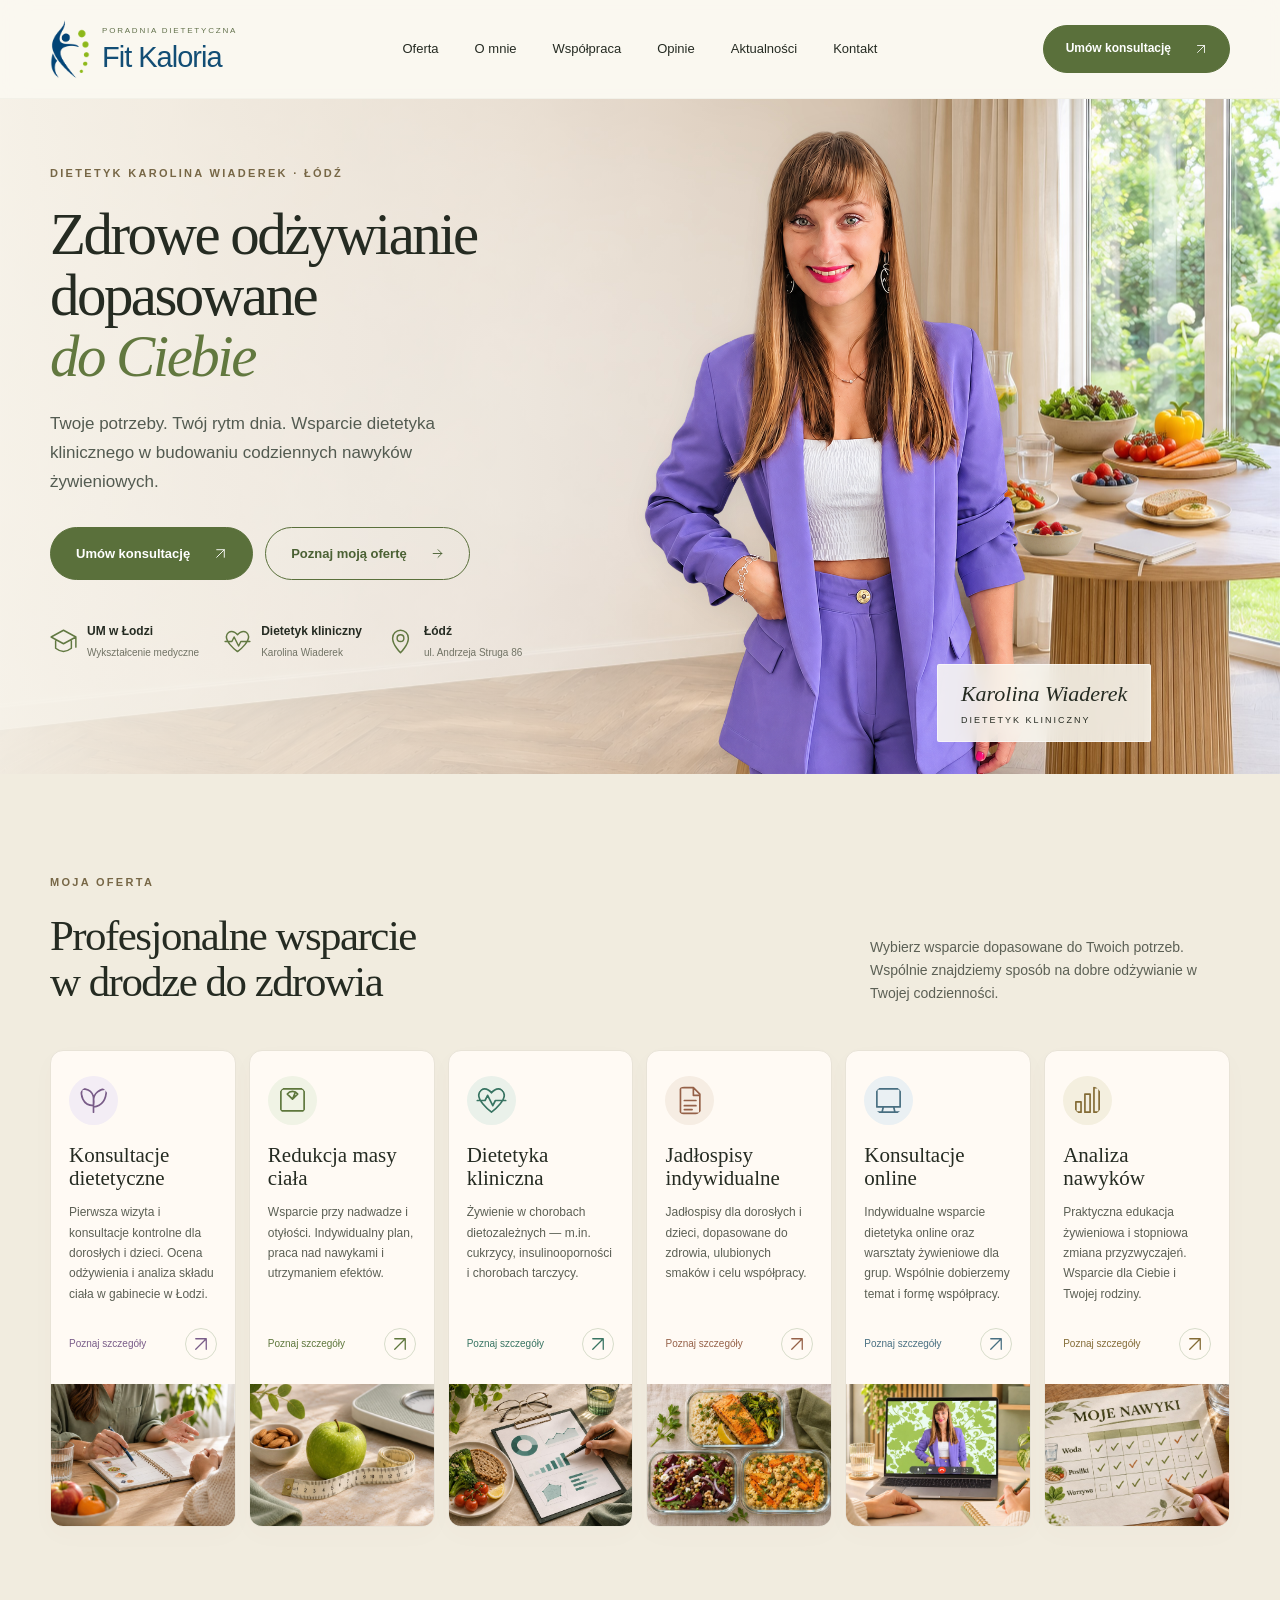
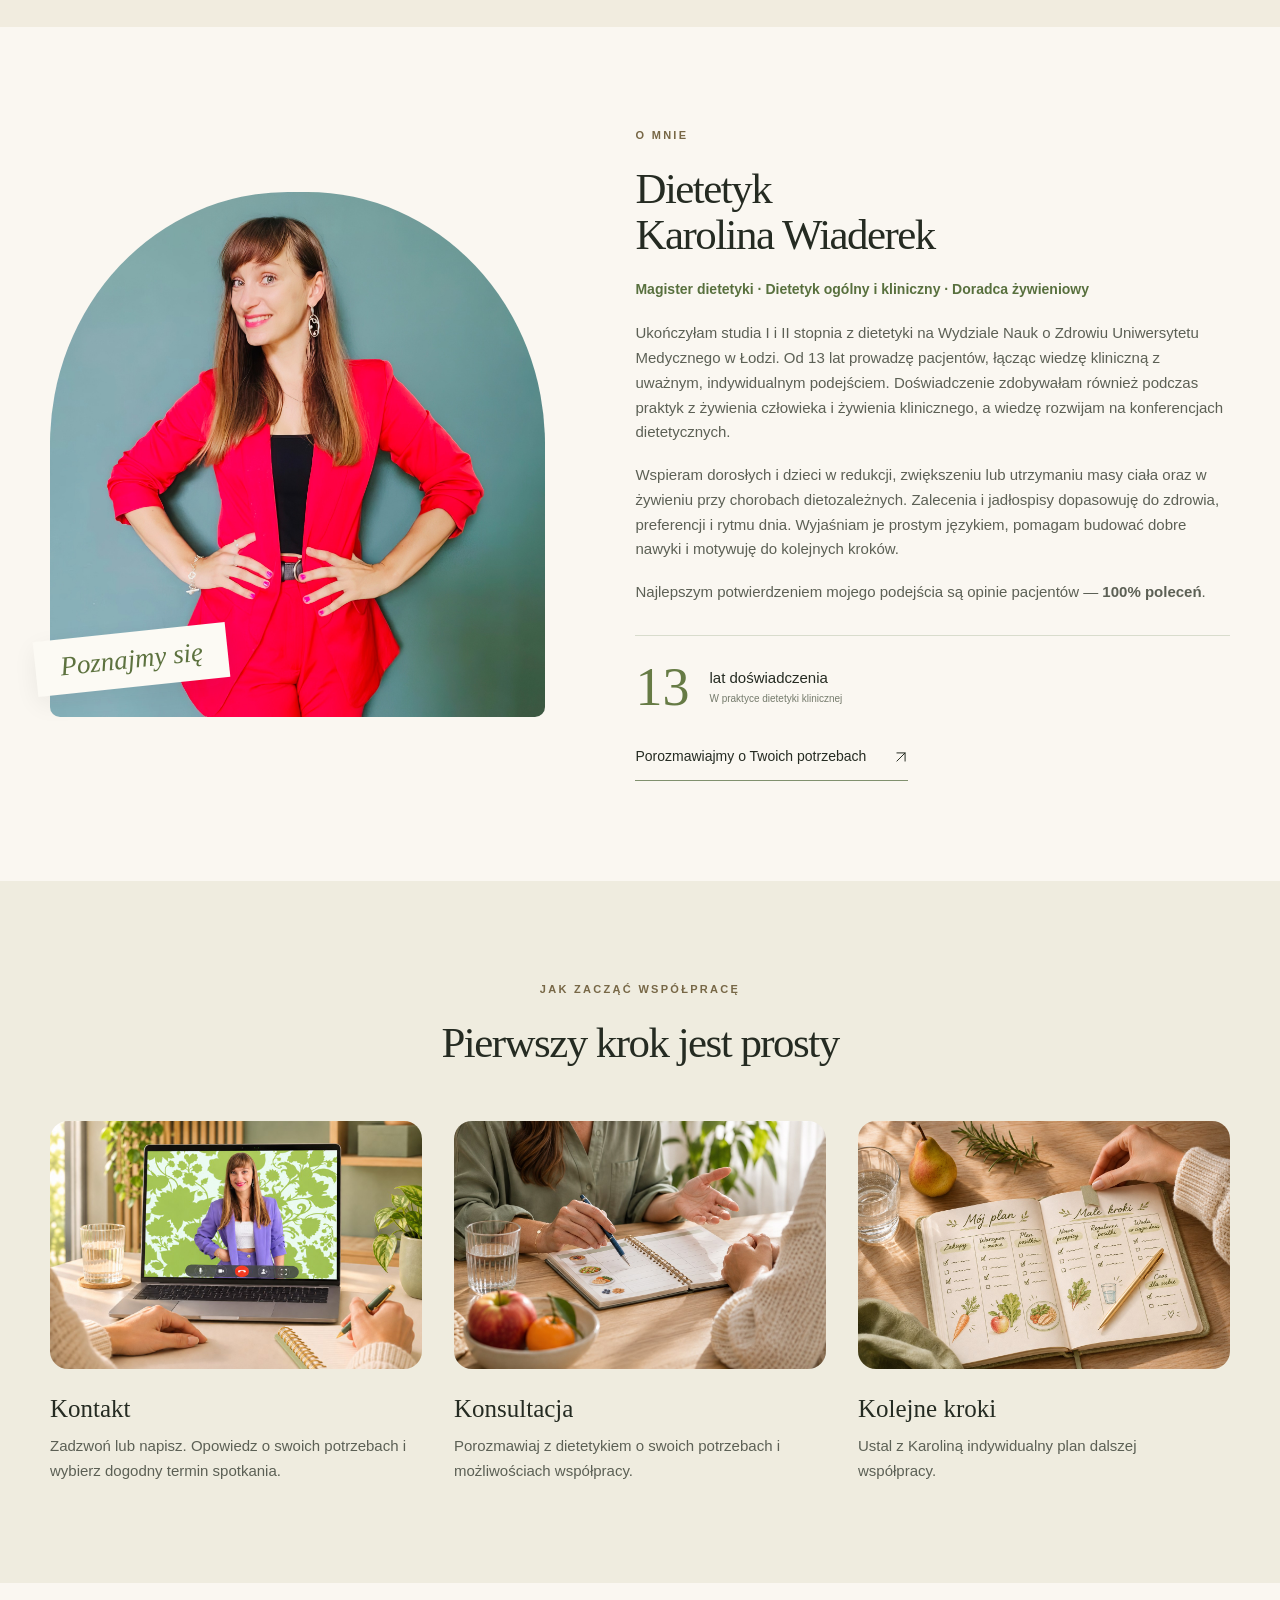
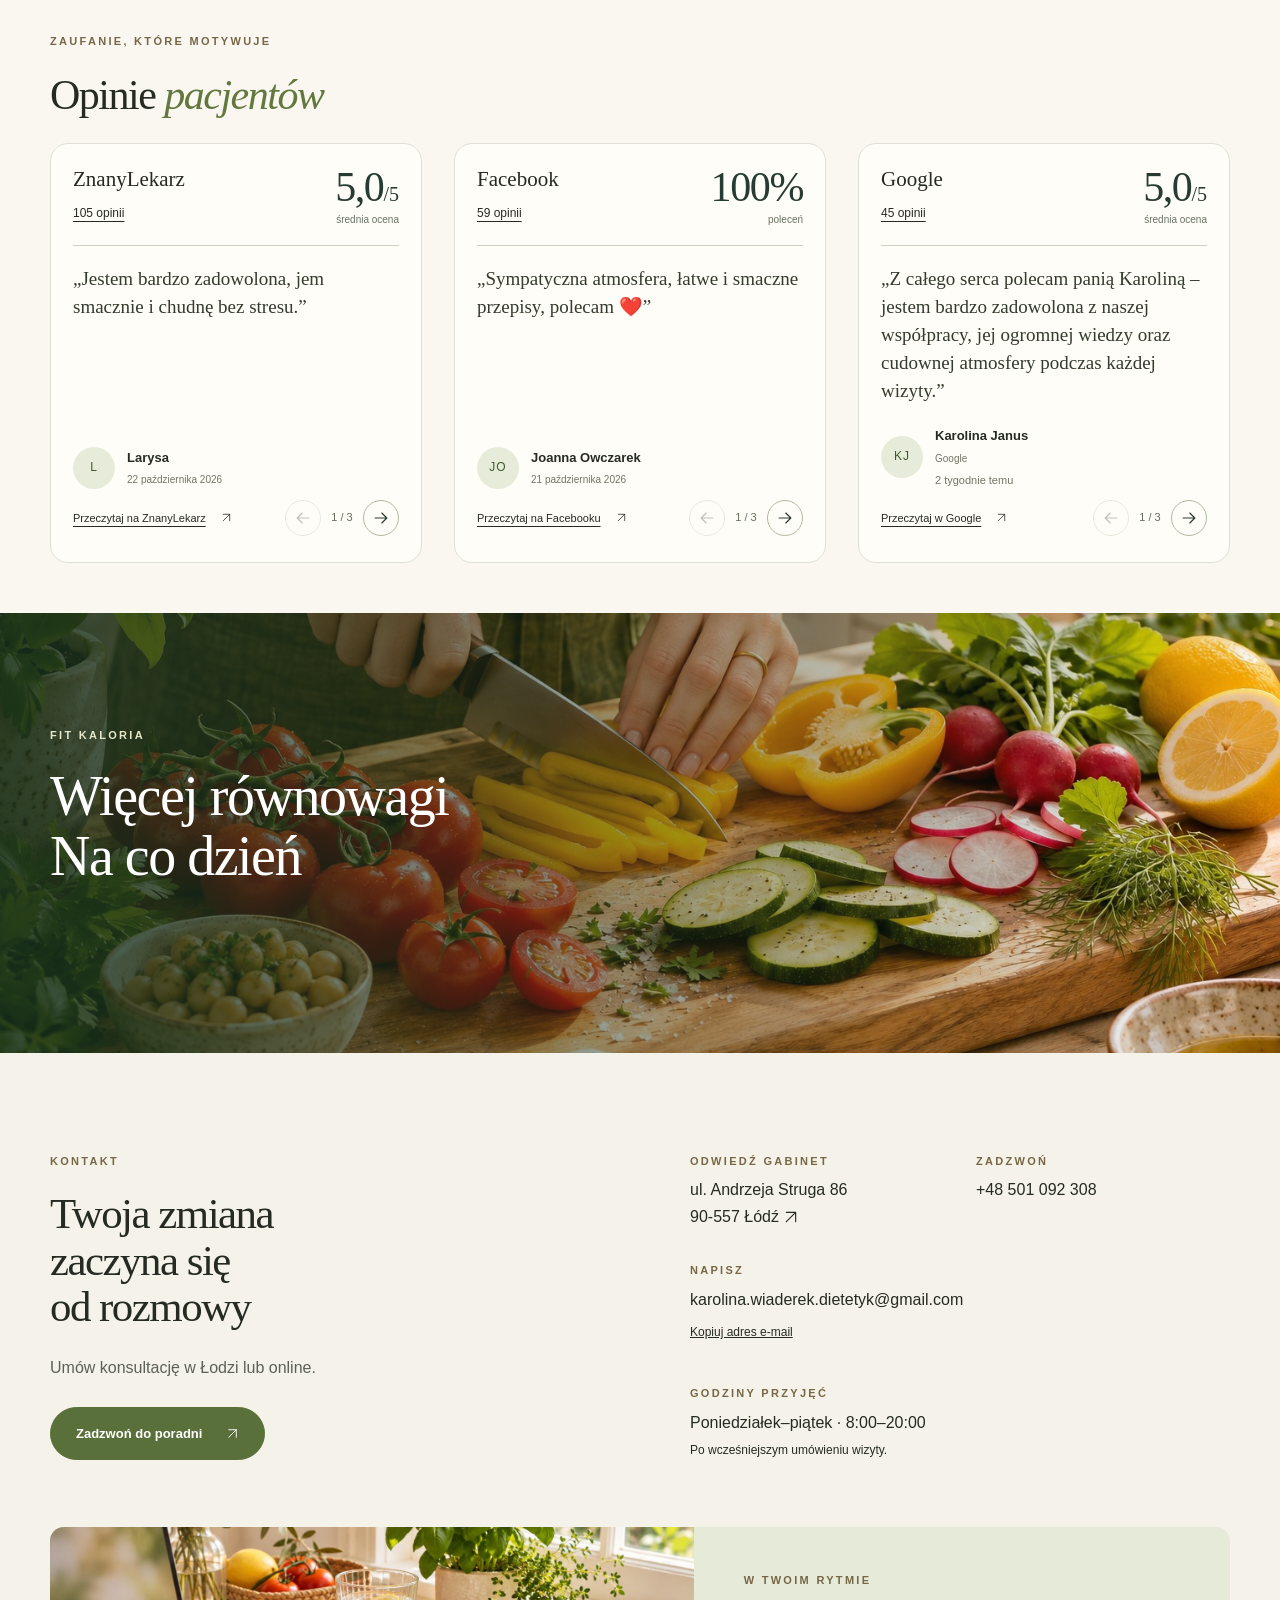
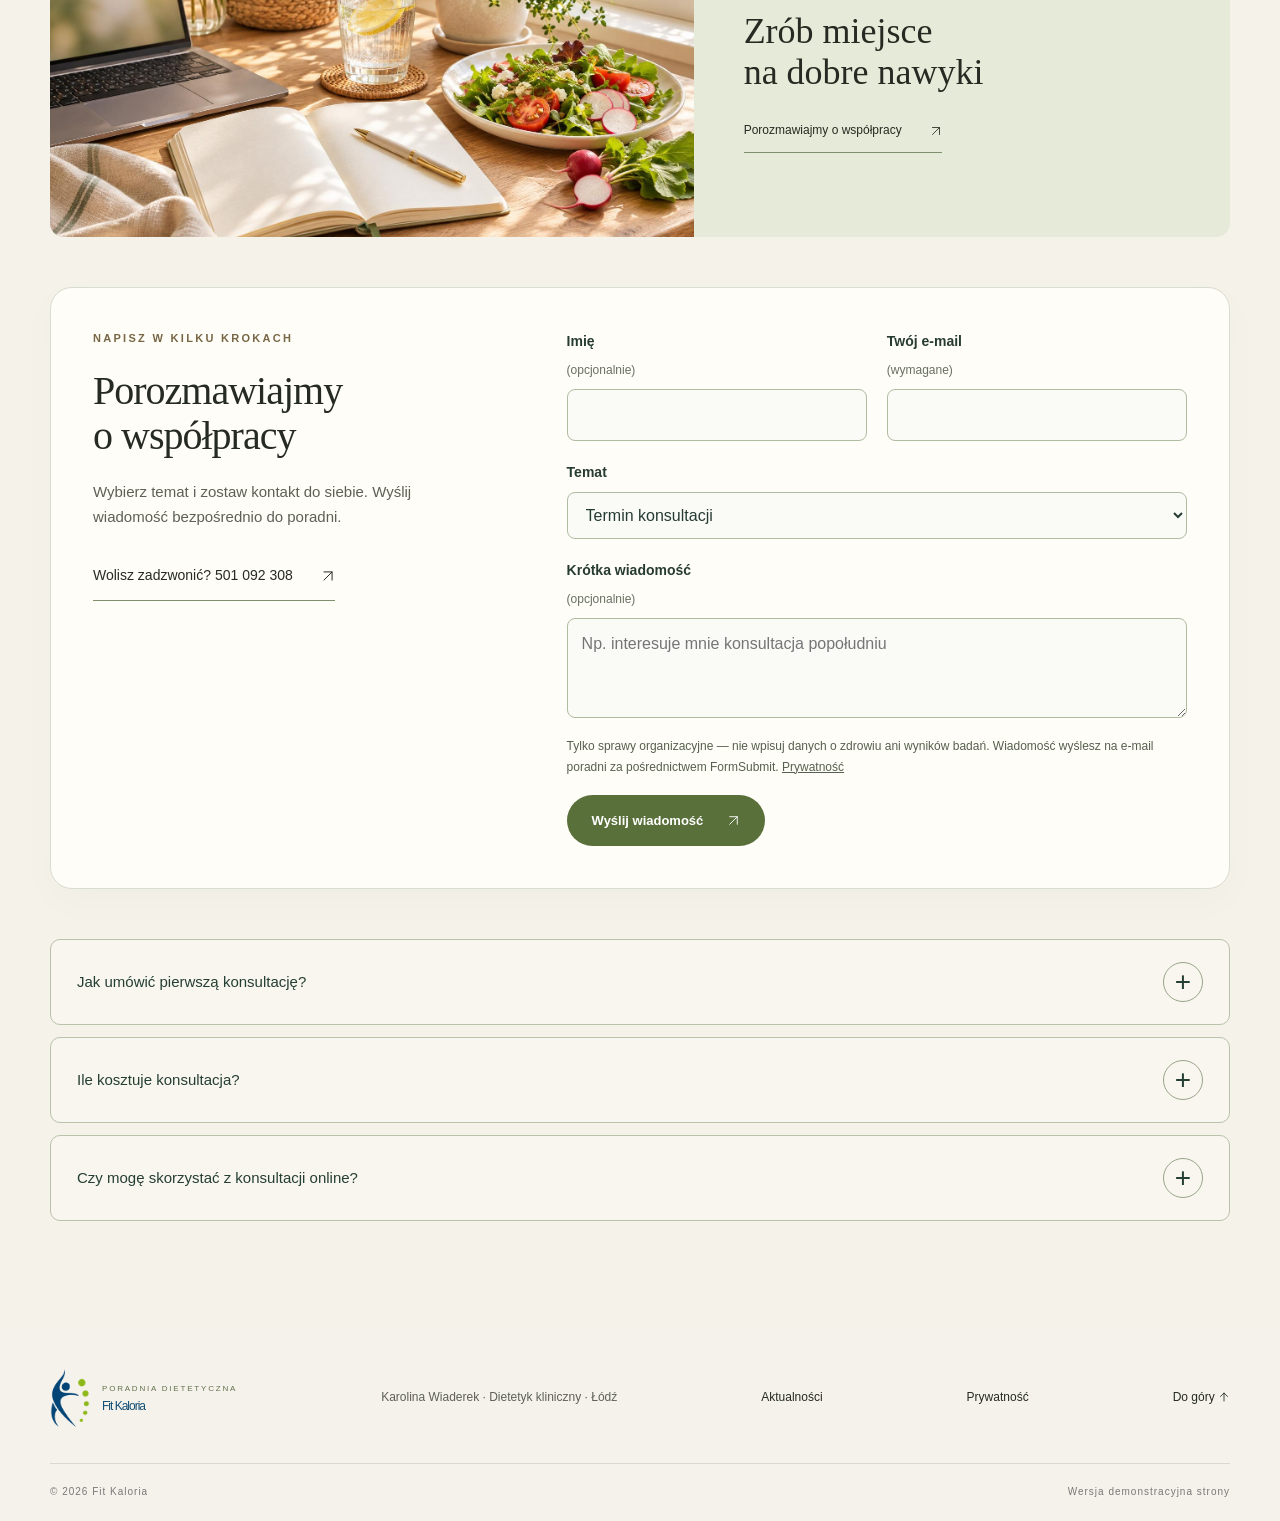
<file: index.html>
<!doctype html><html lang="pl"><head><meta charset="utf-8"><meta name="viewport" content="width=device-width,initial-scale=1"><meta name="theme-color" content="#f7f3eb"><title>Fit Kaloria — Karolina Wiaderek | Dietetyk kliniczny Łódź</title><meta name="description" content="Dietetyk kliniczny w Łodzi — Karolina Wiaderek, 13 lat doświadczenia. Konsultacje dla dorosłych i dzieci, jadłospisy i opieka online. Poznaj Fit Kaloria."><link rel="canonical" href="https://gipsdrill.github.io/fit-kaloria-natural-premium/"><link rel="icon" href="favicon.ico?v=20" sizes="any"><link rel="icon" type="image/png" sizes="32x32" href="favicon-32.png?v=20"><link rel="icon" type="image/svg+xml" href="favicon.svg?v=20"><link rel="apple-touch-icon" sizes="180x180" href="apple-touch-icon.png?v=20"><link rel="stylesheet" href="style.css?v=51"><script src="app.js?v=51" defer></script><script type="application/ld+json">{"@context":"https://schema.org","@type":"LocalBusiness","name":"Fit Kaloria — Karolina Wiaderek","description":"Poradnia dietetyczna w Łodzi. Karolina Wiaderek, magister dietetyki, dietetyk ogólny i kliniczny. Konsultacje dla dorosłych i dzieci, jadłospisy i edukacja żywieniowa.","url":"https://gipsdrill.github.io/fit-kaloria-natural-premium/","telephone":"+48 501 092 308","email":"karolina.wiaderek.dietetyk@gmail.com","address":{"@type":"PostalAddress","streetAddress":"ul. Andrzeja Struga 86","postalCode":"90-557","addressLocality":"Łódź","addressCountry":"PL"},"openingHours":["Mo-Fr 08:00-20:00"],"image":"https://gipsdrill.github.io/fit-kaloria-natural-premium/karolina-purple.jpg","@id":"https://gipsdrill.github.io/fit-kaloria-natural-premium/#poradnia","hasMap":"https://www.google.com/maps/place/Mgr+dietetyk+Karolina+Wiaderek+Poradnia+%22Fit+Kaloria%22/@51.7617247,19.4341873,17z/data=!3m1!4b1!4m5!3m4!1s0x471a35250b10f0a1:0xd8a62a814ab3b971!8m2!3d51.7617247!4d19.4341873","sameAs":["https://www.google.com/maps/place/Mgr+dietetyk+Karolina+Wiaderek+Poradnia+%22Fit+Kaloria%22/@51.7617247,19.4341873,17z/data=!3m1!4b1!4m5!3m4!1s0x471a35250b10f0a1:0xd8a62a814ab3b971!8m2!3d51.7617247!4d19.4341873","https://www.facebook.com/profile.php?id=100089357919979"],"geo":{"@type":"GeoCoordinates","latitude":51.7617247,"longitude":19.4341873},"areaServed":{"@type":"City","name":"Łódź"},"hasOfferCatalog":{"@type":"OfferCatalog","name":"Oferta Fit Kaloria","itemListElement":[{"@type":"Offer","itemOffered":{"@type":"Service","name":"Konsultacje dietetyczne","url":"https://gipsdrill.github.io/fit-kaloria-natural-premium/konsultacje-dietetyczne.html"}},{"@type":"Offer","itemOffered":{"@type":"Service","name":"Redukcja masy ciała","url":"https://gipsdrill.github.io/fit-kaloria-natural-premium/redukcja-masy-ciala.html"}},{"@type":"Offer","itemOffered":{"@type":"Service","name":"Dietetyka kliniczna","url":"https://gipsdrill.github.io/fit-kaloria-natural-premium/dietetyka-kliniczna.html"}},{"@type":"Offer","itemOffered":{"@type":"Service","name":"Jadłospisy indywidualne","url":"https://gipsdrill.github.io/fit-kaloria-natural-premium/jadlospisy-indywidualne.html"}},{"@type":"Offer","itemOffered":{"@type":"Service","name":"Konsultacje online","url":"https://gipsdrill.github.io/fit-kaloria-natural-premium/konsultacje-online.html"}},{"@type":"Offer","itemOffered":{"@type":"Service","name":"Analiza nawyków","url":"https://gipsdrill.github.io/fit-kaloria-natural-premium/analiza-nawykow.html"}},{"@type":"Offer","itemOffered":{"@type":"Service","name":"Analiza składu ciała","url":"https://gipsdrill.github.io/fit-kaloria-natural-premium/konsultacje-dietetyczne.html#zakres-wsparcia"}},{"@type":"Offer","itemOffered":{"@type":"Service","name":"Analiza stanu odżywienia","url":"https://gipsdrill.github.io/fit-kaloria-natural-premium/konsultacje-dietetyczne.html#zakres-wsparcia"}},{"@type":"Offer","itemOffered":{"@type":"Service","name":"Żywienie dzieci","url":"https://gipsdrill.github.io/fit-kaloria-natural-premium/konsultacje-dietetyczne.html#zakres-wsparcia"}},{"@type":"Offer","itemOffered":{"@type":"Service","name":"Warsztaty dietetyczne","url":"https://gipsdrill.github.io/fit-kaloria-natural-premium/konsultacje-online.html#warsztaty"}}]}}</script><meta property="og:type" content="website"><meta property="og:locale" content="pl_PL"><meta property="og:site_name" content="Fit Kaloria — Poradnia Dietetyczna"><meta property="og:title" content="Fit Kaloria — Karolina Wiaderek | Dietetyk Łódź"><meta property="og:description" content="Dietetyk kliniczny w Łodzi — Karolina Wiaderek, 13 lat doświadczenia. Konsultacje dla dorosłych i dzieci, jadłospisy i opieka online. Poznaj Fit Kaloria."><meta property="og:url" content="https://gipsdrill.github.io/fit-kaloria-natural-premium/"><meta property="og:image" content="https://gipsdrill.github.io/fit-kaloria-natural-premium/fit-kaloria-social-v21.jpg"><meta property="og:image:secure_url" content="https://gipsdrill.github.io/fit-kaloria-natural-premium/fit-kaloria-social-v21.jpg"><meta property="og:image:type" content="image/jpeg"><meta property="og:image:width" content="1200"><meta property="og:image:height" content="630"><meta property="og:image:alt" content="Fit Kaloria — poradnia dietetyczna Karoliny Wiaderek. Portret dietetyczki na kremowym tle."><meta name="twitter:card" content="summary_large_image"><meta name="twitter:title" content="Fit Kaloria — Karolina Wiaderek | Dietetyk Łódź"><meta name="twitter:description" content="Odżywianie dopasowane do Ciebie. Konsultacje dietetyczne, indywidualne jadłospisy i wsparcie w zmianie nawyków. Łódź, ul. Struga 86."><meta name="twitter:image" content="https://gipsdrill.github.io/fit-kaloria-natural-premium/fit-kaloria-social-v21.jpg"><meta name="twitter:image:alt" content="Fit Kaloria — poradnia dietetyczna Karoliny Wiaderek. Portret dietetyczki na kremowym tle."><link data-selected-hero rel="stylesheet" href="hero-garden.css?v=40"><link data-selected-hero rel="preload" as="image" href="hero-garden.jpg" imagesrcset="hero-garden.jpg 1x, hero-garden-large.jpg 2x" media="(min-width:701px)"><link data-selected-hero rel="preload" as="image" href="hero-garden-mobile.jpg" media="(max-width:700px)"><script data-selected-hero src="hero-garden.js?v=40" defer></script></head><body class="natural" id="top"><a href="#main" class="skip-link">Przejdź do treści</a><header class="site-header" id="start"><div class="container header-inner"><a class="brand" href="#top" aria-label="Fit Kaloria — początek strony"><img class="brand-mark" src="logo-fit-kaloria.png" alt="" aria-hidden="true" width="213" height="320"><span><small>PORADNIA DIETETYCZNA</small>Fit Kaloria</span></a><nav class="desktop-nav" aria-label="Nawigacja główna"><a href="#oferta">Oferta</a><a href="#o-mnie">O mnie</a><a href="#proces">Współpraca</a><a href="#opinie">Opinie</a><a href="aktualnosci.html">Aktualności</a><a href="#kontakt">Kontakt</a></nav><a class="button header-cta" href="#kontakt">Umów konsultację <span class="link-arrow"><svg class="ui-arrow" viewBox="0 0 24 24" width="24" height="24" aria-hidden="true" focusable="false"><path d="M5 19 19 5M5 5h14v14"/></svg></span></a><button class="menu-toggle" aria-expanded="false" aria-controls="mobile-menu">Menu <span aria-hidden="true">☰</span></button></div><nav id="mobile-menu" class="mobile-menu" aria-label="Nawigacja mobilna" hidden><a href="#oferta">Oferta</a><a href="#o-mnie">O mnie</a><a href="#proces">Współpraca</a><a href="#opinie">Opinie</a><a href="aktualnosci.html">Aktualności</a><a href="#kontakt">Kontakt</a></nav></header><main id="main"><section class="natural-hero natural-hero--ogrod"><img class="hero-dessert" src="hero-dessert-v2.png" alt="" aria-hidden="true" width="600" height="300" hidden><div class="container hero-grid"><div class="hero-copy"><span class="eyebrow">DIETETYK KAROLINA WIADEREK · ŁÓDŹ</span><h1>Zdrowe odżywianie<br>dopasowane<br> <em>do Ciebie</em></h1><p>Twoje potrzeby. Twój rytm dnia. Wsparcie dietetyka klinicznego w budowaniu codziennych nawyków żywieniowych.</p><div class="actions"><a class="button" href="#kontakt">Umów konsultację <span class="link-arrow"><svg class="ui-arrow" viewBox="0 0 24 24" width="24" height="24" aria-hidden="true" focusable="false"><path d="M5 19 19 5M5 5h14v14"/></svg></span></a><a class="button outline" href="#oferta">Poznaj moją ofertę <span class="link-arrow"><svg class="ui-arrow" viewBox="0 0 24 24" width="24" height="24" aria-hidden="true" focusable="false"><path d="M4 12h16m-7-7 7 7-7 7"/></svg></span></a></div><div class="hero-facts"><div><svg class="icon" viewBox="0 0 24 24" aria-hidden="true" fill="none" stroke="currentColor" stroke-width="1.3" stroke-linecap="round" stroke-linejoin="round"><path d="m1 8 11-6 11 6-11 6L1 8Zm4 3v7c5 4 9 4 14 0v-7m4-3v9"/></svg><span><strong>UM w Łodzi</strong><small>Wykształcenie medyczne</small></span></div><div><svg class="icon" viewBox="0 0 24 24" aria-hidden="true" fill="none" stroke="currentColor" stroke-width="1.3" stroke-linecap="round" stroke-linejoin="round"><path d="M20 4c-4-3-8 2-8 2S8 1 4 4C-3 10 12 21 12 21S27 10 20 4ZM1 12h6l2-4 4 8 2-4h8"/></svg><span><strong>Dietetyk kliniczny</strong><small>Karolina Wiaderek</small></span></div><div><svg class="icon" viewBox="0 0 24 24" aria-hidden="true" fill="none" stroke="currentColor" stroke-width="1.3" stroke-linecap="round" stroke-linejoin="round"><path d="M19 9c0 6-7 13-7 13S5 15 5 9a7 7 0 0 1 14 0ZM15 9a3 3 0 1 1-6 0 3 3 0 0 1 6 0"/></svg><span><strong>Łódź</strong><small>ul. Andrzeja Struga 86</small></span></div></div></div><div class="hero-portrait"><div class="organic-shape"></div><img class="cutout" src="karolina-cutout.png" width="1254" height="1254" alt="Karolina Wiaderek w fioletowym garniturze" fetchpriority="high"><span class="handwritten">Małe kroki<br>Twoja zmiana</span><div class="portrait-label">Karolina Wiaderek <small>DIETETYK KLINICZNY</small></div></div></div></section><section id="oferta" class="offer section"><div class="container"><div class="section-heading reveal"><div><span class="eyebrow">MOJA OFERTA</span><h2>Profesjonalne wsparcie<br>w drodze do zdrowia</h2></div><p>Wybierz wsparcie dopasowane do Twoich potrzeb.<br>Wspólnie znajdziemy sposób na dobre odżywianie w Twojej codzienności.</p></div><div class="service-grid"><a class="service-card reveal" href="konsultacje-dietetyczne.html"><svg class="icon" viewBox="0 0 24 24" aria-hidden="true" fill="none" stroke="currentColor" stroke-width="1.3" stroke-linecap="round" stroke-linejoin="round"><path d="M12 21V10M12 16C3 16 2 7 3 3c8 0 10 5 9 13ZM12 12c0-6 5-9 10-9 0 8-3 13-10 14"/></svg><h3>Konsultacje dietetyczne</h3><p>Pierwsza wizyta i konsultacje kontrolne dla dorosłych i dzieci. Ocena odżywienia i analiza składu ciała w gabinecie w Łodzi.</p><span class="card-link">Poznaj szczegóły <b><svg class="ui-arrow" viewBox="0 0 24 24" width="24" height="24" aria-hidden="true" focusable="false"><path d="M5 19 19 5M5 5h14v14"/></svg></b></span><div class="service-visual service-visual-0"><img src="consultation-premium.jpg" alt="" aria-hidden="true" width="1400" height="933" loading="lazy"></div></a><a class="service-card reveal" href="redukcja-masy-ciala.html"><svg class="icon" viewBox="0 0 24 24" aria-hidden="true" fill="none" stroke="currentColor" stroke-width="1.3" stroke-linecap="round" stroke-linejoin="round"><path d="M5 3h14a2 2 0 0 1 2 2v15H3V5a2 2 0 0 1 2-2ZM8 7a5 5 0 0 1 8 0l-4 4-4-4Zm4 4 2-5"/></svg><h3>Redukcja masy ciała</h3><p>Wsparcie przy nadwadze i otyłości. Indywidualny plan, praca nad nawykami i utrzymaniem efektów.</p><span class="card-link">Poznaj szczegóły <b><svg class="ui-arrow" viewBox="0 0 24 24" width="24" height="24" aria-hidden="true" focusable="false"><path d="M5 19 19 5M5 5h14v14"/></svg></b></span><div class="service-visual service-visual-1"><img src="weight.jpg" alt="" aria-hidden="true" width="1200" height="800" loading="lazy"></div></a><a class="service-card reveal" href="dietetyka-kliniczna.html"><svg class="icon" viewBox="0 0 24 24" aria-hidden="true" fill="none" stroke="currentColor" stroke-width="1.3" stroke-linecap="round" stroke-linejoin="round"><path d="M20 4c-4-3-8 2-8 2S8 1 4 4C-3 10 12 21 12 21S27 10 20 4ZM1 12h6l2-4 4 8 2-4h8"/></svg><h3>Dietetyka kliniczna</h3><p>Żywienie w chorobach dietozależnych — m.in. cukrzycy, insulinooporności i chorobach tarczycy.</p><span class="card-link">Poznaj szczegóły <b><svg class="ui-arrow" viewBox="0 0 24 24" width="24" height="24" aria-hidden="true" focusable="false"><path d="M5 19 19 5M5 5h14v14"/></svg></b></span><div class="service-visual service-visual-2"><img src="clinical-premium.jpg" alt="" aria-hidden="true" width="1400" height="933" loading="lazy"></div></a><a class="service-card reveal" href="jadlospisy-indywidualne.html"><svg class="icon" viewBox="0 0 24 24" aria-hidden="true" fill="none" stroke="currentColor" stroke-width="1.3" stroke-linecap="round" stroke-linejoin="round"><path d="M5 2h10l5 5v15H5V2Zm10 0v6h5M8 12h9M8 16h9M8 19h6"/></svg><h3>Jadłospisy indywidualne</h3><p>Jadłospisy dla dorosłych i dzieci, dopasowane do zdrowia, ulubionych smaków i celu współpracy.</p><span class="card-link">Poznaj szczegóły <b><svg class="ui-arrow" viewBox="0 0 24 24" width="24" height="24" aria-hidden="true" focusable="false"><path d="M5 19 19 5M5 5h14v14"/></svg></b></span><div class="service-visual service-visual-3"><img src="mealplan.jpg" alt="" aria-hidden="true" width="1200" height="800" loading="lazy"></div></a><a class="service-card reveal" href="konsultacje-online.html"><svg class="icon" viewBox="0 0 24 24" aria-hidden="true" fill="none" stroke="currentColor" stroke-width="1.3" stroke-linecap="round" stroke-linejoin="round"><path d="M3 3h18v14H3V3ZM1 21h22M8 17l-1 4m9-4 1 4"/></svg><h3>Konsultacje online</h3><p>Indywidualne wsparcie dietetyka online oraz warsztaty żywieniowe dla grup. Wspólnie dobierzemy temat i formę współpracy.</p><span class="card-link">Poznaj szczegóły <b><svg class="ui-arrow" viewBox="0 0 24 24" width="24" height="24" aria-hidden="true" focusable="false"><path d="M5 19 19 5M5 5h14v14"/></svg></b></span><div class="service-visual service-visual-4"><img src="online-purple.jpg" alt="" aria-hidden="true" width="1200" height="800" loading="lazy"></div></a><a class="service-card reveal" href="analiza-nawykow.html"><svg class="icon" viewBox="0 0 24 24" aria-hidden="true" fill="none" stroke="currentColor" stroke-width="1.3" stroke-linecap="round" stroke-linejoin="round"><path d="M3 21V13h4v8Zm7 0V7h4v14Zm7 0V2h4v19Z"/></svg><h3>Analiza nawyków</h3><p>Praktyczna edukacja żywieniowa i stopniowa zmiana przyzwyczajeń. Wsparcie dla Ciebie i Twojej rodziny.</p><span class="card-link">Poznaj szczegóły <b><svg class="ui-arrow" viewBox="0 0 24 24" width="24" height="24" aria-hidden="true" focusable="false"><path d="M5 19 19 5M5 5h14v14"/></svg></b></span><div class="service-visual service-visual-5"><img src="habits-tracker.jpg" alt="" aria-hidden="true" width="1200" height="800" loading="lazy"></div></a></div></div></section><section id="o-mnie" class="about section"><div class="container about-grid"><div class="about-photo reveal"><img src="karolina-red.jpg" width="2048" height="2048" loading="lazy" alt="Karolina Wiaderek w czerwonej marynarce"><span class="photo-note">Poznajmy się</span></div><div class="about-copy reveal"><span class="eyebrow">O MNIE</span><h2>Dietetyk<br>Karolina Wiaderek</h2><p class="olive">Magister dietetyki · Dietetyk ogólny i kliniczny · Doradca żywieniowy</p><p>Ukończyłam studia I i II stopnia z dietetyki na Wydziale Nauk o Zdrowiu Uniwersytetu Medycznego w Łodzi. Od 13 lat prowadzę pacjentów, łącząc wiedzę kliniczną z uważnym, indywidualnym podejściem. Doświadczenie zdobywałam również podczas praktyk z żywienia człowieka i żywienia klinicznego, a wiedzę rozwijam na konferencjach dietetycznych.</p><p>Wspieram dorosłych i dzieci w redukcji, zwiększeniu lub utrzymaniu masy ciała oraz w żywieniu przy chorobach dietozależnych. Zalecenia i jadłospisy dopasowuję do zdrowia, preferencji i rytmu dnia. Wyjaśniam je prostym językiem, pomagam budować dobre nawyki i motywuję do kolejnych kroków.</p><p>Najlepszym potwierdzeniem mojego podejścia są opinie pacjentów — <a href="#opinie"><strong>100% poleceń</strong></a>.</p><div class="experience"><strong>13</strong><div>lat doświadczenia<small>W praktyce dietetyki klinicznej</small></div></div><a class="text-link" href="#kontakt">Porozmawiajmy o Twoich potrzebach <span class="link-arrow"><svg class="ui-arrow" viewBox="0 0 24 24" width="24" height="24" aria-hidden="true" focusable="false"><path d="M5 19 19 5M5 5h14v14"/></svg></span></a></div></div></section><section id="proces" class="process section"><div class="container"><div class="center reveal"><span class="eyebrow">JAK ZACZĄĆ WSPÓŁPRACĘ</span><h2>Pierwszy krok jest prosty</h2></div><div class="process-grid"><article class="reveal"><div class="process-photo"><img src="online-purple.jpg" width="1400" height="933" loading="lazy" decoding="async" alt="Kontakt z Karoliną Wiaderek przez internet — fotografia ilustracyjna"></div><h3>Kontakt</h3><p>Zadzwoń lub napisz. Opowiedz o swoich potrzebach i wybierz dogodny termin spotkania.</p></article><article class="reveal"><div class="process-photo"><img src="consultation-premium.jpg" width="1400" height="933" loading="lazy" decoding="async" alt="Rozmowa o codziennym odżywianiu przy wspólnym stole — fotografia ilustracyjna"></div><h3>Konsultacja</h3><p>Porozmawiaj z dietetykiem o swoich potrzebach i możliwościach współpracy.</p></article><article class="reveal"><div class="process-photo"><img src="process-direction-filled.jpg" width="1400" height="933" loading="lazy" decoding="async" alt="Wypełniony planer posiłków i małych codziennych zmian"></div><h3>Kolejne kroki</h3><p>Ustal z Karoliną indywidualny plan dalszej współpracy.</p></article></div></div></section><section id="opinie" class="opinions section review-overview" aria-labelledby="opinions-title"><div class="container"><div class="review-overview-heading"><span class="eyebrow">ZAUFANIE, KTÓRE MOTYWUJE</span><h2 id="opinions-title">Opinie <em>pacjentów</em></h2></div><div class="review-sources"><article class="review-source-column" data-review-source="znanylekarz" aria-labelledby="source-znanylekarz"><header class="review-source-summary"><div><h3 id="source-znanylekarz">ZnanyLekarz</h3><a href="https://www.znanylekarz.pl/profil/karolina-wiaderek#profile-reviews" target="_blank" rel="noopener noreferrer" aria-label="105 opinii — zobacz wszystkie opinie: ZnanyLekarz">105 opinii</a></div><div class="review-source-score"><strong>5,0<span>/5</span></strong><small>średnia ocena</small></div></header><div class="review-source-slides" id="reviews-znanylekarz"><figure data-review-slide data-active="true" aria-hidden="false" class="review-card"><div class="doctor-review-label">OPINIA ZE ZNANYLEKARZ</div><blockquote cite="https://www.znanylekarz.pl/profil/karolina-wiaderek#o-6643007"><p>„Jestem bardzo zadowolona, jem smacznie i chudnę bez stresu.”</p></blockquote><figcaption><span class="review-initials tone-0" aria-hidden="true">L</span><div><span class="review-name">Larysa</span><time datetime="2026-10-22">22 października 2026</time></div></figcaption><a class="review-source" href="https://www.znanylekarz.pl/profil/karolina-wiaderek#o-6643007" target="_blank" rel="noopener noreferrer">Przeczytaj na ZnanyLekarz <span class="link-arrow" aria-hidden="true"><svg class="ui-arrow" viewBox="0 0 24 24" width="24" height="24" aria-hidden="true" focusable="false"><path d="M5 19 19 5M5 5h14v14"/></svg></span></a></figure><figure data-review-slide data-active="false" aria-hidden="true" inert class="review-card"><div class="doctor-review-label">OPINIA ZE ZNANYLEKARZ</div><blockquote cite="https://www.znanylekarz.pl/profil/karolina-wiaderek#o-6369287"><p>„Bardzo cenię sobie opiekę Pani Karoliny…”</p></blockquote><figcaption><span class="review-initials tone-1" aria-hidden="true">S</span><div><span class="review-name">Sylwia</span><time datetime="2026-06-23">23 czerwca 2026</time></div></figcaption><a class="review-source" href="https://www.znanylekarz.pl/profil/karolina-wiaderek#o-6369287" target="_blank" rel="noopener noreferrer">Przeczytaj na ZnanyLekarz <span class="link-arrow" aria-hidden="true"><svg class="ui-arrow" viewBox="0 0 24 24" width="24" height="24" aria-hidden="true" focusable="false"><path d="M5 19 19 5M5 5h14v14"/></svg></span></a></figure><figure data-review-slide data-active="false" aria-hidden="true" inert class="review-card"><div class="doctor-review-label">OPINIA ZE ZNANYLEKARZ</div><blockquote cite="https://www.znanylekarz.pl/profil/karolina-wiaderek#o-6257417"><p>„Jestem absolutnie zachwycony przyjazną, atmosferą, super podejściem, zaangażowaniem…”</p></blockquote><figcaption><span class="review-initials tone-2" aria-hidden="true">MZ</span><div><span class="review-name">MZ</span><time datetime="2026-04-23">23 kwietnia 2026</time></div></figcaption><a class="review-source" href="https://www.znanylekarz.pl/profil/karolina-wiaderek#o-6257417" target="_blank" rel="noopener noreferrer">Przeczytaj na ZnanyLekarz <span class="link-arrow" aria-hidden="true"><svg class="ui-arrow" viewBox="0 0 24 24" width="24" height="24" aria-hidden="true" focusable="false"><path d="M5 19 19 5M5 5h14v14"/></svg></span></a></figure></div><div class="review-controls" role="group" aria-label="Przeglądaj opinie: ZnanyLekarz"><button type="button" data-review-previous aria-label="Poprzednia opinia — ZnanyLekarz" aria-controls="reviews-znanylekarz" disabled><svg viewBox="0 0 24 24" width="20" height="20" aria-hidden="true" focusable="false"><path d="M19 12H5m6 6-6-6 6-6"/></svg></button><span data-review-position role="status" aria-live="polite" aria-atomic="true">1 / 3</span><button type="button" data-review-next aria-label="Następna opinia — ZnanyLekarz" aria-controls="reviews-znanylekarz"><svg viewBox="0 0 24 24" width="20" height="20" aria-hidden="true" focusable="false"><path d="M5 12h14m-6-6 6 6-6 6"/></svg></button></div></article><article class="review-source-column" data-review-source="facebook" aria-labelledby="source-facebook"><header class="review-source-summary"><div><h3 id="source-facebook">Facebook</h3><a href="https://www.facebook.com/profile.php?id=100089357919979&amp;sk=reviews" target="_blank" rel="noopener noreferrer" aria-label="59 opinii — zobacz wszystkie opinie: Facebook">59 opinii</a></div><div class="review-source-score"><strong>100%</strong><small>poleceń</small></div></header><div class="review-source-slides" id="reviews-facebook"><figure data-review-slide data-active="true" aria-hidden="false" class="review-card"><div class="review-recommends"><span aria-hidden="true">✓</span> Poleca Fit Kaloria</div><blockquote cite="https://www.facebook.com/joanna.owczarek.14/posts/pfbid02WuuSQ4c2e4C1T7g9t3X2cMjEcWPpSVGaVyHeqSx7U6V78qfizSyQPWGCchpttrAsl"><p>„Sympatyczna atmosfera, łatwe i smaczne przepisy, polecam ❤️”</p></blockquote><figcaption><span class="review-initials" aria-hidden="true">JO</span><div><span class="review-name">Joanna Owczarek</span><time datetime="2026-10-21">21 października 2026</time></div></figcaption><a class="review-source" href="https://www.facebook.com/joanna.owczarek.14/posts/pfbid02WuuSQ4c2e4C1T7g9t3X2cMjEcWPpSVGaVyHeqSx7U6V78qfizSyQPWGCchpttrAsl" target="_blank" rel="noopener noreferrer" aria-label="Przeczytaj pełną opinię Joanna Owczarek na Facebooku">Przeczytaj na Facebooku <span class="link-arrow" aria-hidden="true"><svg class="ui-arrow" viewBox="0 0 24 24" width="24" height="24" aria-hidden="true" focusable="false"><path d="M5 19 19 5M5 5h14v14"/></svg></span></a></figure><figure data-review-slide data-active="false" aria-hidden="true" inert class="review-card"><div class="review-recommends"><span aria-hidden="true">✓</span> Poleca Fit Kaloria</div><blockquote cite="https://www.facebook.com/ola.boruszewska.9/posts/pfbid02fcZiLbEadskgMvyeNUvij6CbBAMWwHtJXq2Giww8P4EMPZJq7A9AGcSLjbbgANdMl"><p>„Polecam z całego serca Panią Dietetyk. Profesjonalne podejście do pacjenta, pełen profesjonalizm i przede wszystkim troska 😍”</p></blockquote><figcaption><span class="review-initials" aria-hidden="true">OJ</span><div><span class="review-name">Ola Jabłońska</span><time datetime="2026-10-03">3 października 2026</time></div></figcaption><a class="review-source" href="https://www.facebook.com/ola.boruszewska.9/posts/pfbid02fcZiLbEadskgMvyeNUvij6CbBAMWwHtJXq2Giww8P4EMPZJq7A9AGcSLjbbgANdMl" target="_blank" rel="noopener noreferrer" aria-label="Przeczytaj pełną opinię Ola Jabłońska na Facebooku">Przeczytaj na Facebooku <span class="link-arrow" aria-hidden="true"><svg class="ui-arrow" viewBox="0 0 24 24" width="24" height="24" aria-hidden="true" focusable="false"><path d="M5 19 19 5M5 5h14v14"/></svg></span></a></figure><figure data-review-slide data-active="false" aria-hidden="true" inert class="review-card"><div class="review-recommends"><span aria-hidden="true">✓</span> Poleca Fit Kaloria</div><blockquote cite="https://www.facebook.com/permalink.php?story_fbid=pfbid027wYNBWqaXnH6uTH15udUowrWkuy9GqmeiU2VArmY7yCeMm7dGDjGRLqKdkiLvN6Pl&amp;id=100013738157498"><p>„Bardzo polecam Panią Karolinę. Posiłki są naprawdę smaczne, a Pani Karolina jest bardzo miłą i cierpliwą osobą. Jestem bardzo zadowolona ze współpracy.”</p></blockquote><figcaption><span class="review-initials" aria-hidden="true">MS</span><div><span class="review-name">Marta Stępień</span><time datetime="2026-08-09">9 sierpnia 2026</time></div></figcaption><a class="review-source" href="https://www.facebook.com/permalink.php?story_fbid=pfbid027wYNBWqaXnH6uTH15udUowrWkuy9GqmeiU2VArmY7yCeMm7dGDjGRLqKdkiLvN6Pl&amp;id=100013738157498" target="_blank" rel="noopener noreferrer" aria-label="Przeczytaj pełną opinię Marta Stępień na Facebooku">Przeczytaj na Facebooku <span class="link-arrow" aria-hidden="true"><svg class="ui-arrow" viewBox="0 0 24 24" width="24" height="24" aria-hidden="true" focusable="false"><path d="M5 19 19 5M5 5h14v14"/></svg></span></a></figure></div><div class="review-controls" role="group" aria-label="Przeglądaj opinie: Facebook"><button type="button" data-review-previous aria-label="Poprzednia opinia — Facebook" aria-controls="reviews-facebook" disabled><svg viewBox="0 0 24 24" width="20" height="20" aria-hidden="true" focusable="false"><path d="M19 12H5m6 6-6-6 6-6"/></svg></button><span data-review-position role="status" aria-live="polite" aria-atomic="true">1 / 3</span><button type="button" data-review-next aria-label="Następna opinia — Facebook" aria-controls="reviews-facebook"><svg viewBox="0 0 24 24" width="20" height="20" aria-hidden="true" focusable="false"><path d="M5 12h14m-6-6 6 6-6 6"/></svg></button></div></article><article class="review-source-column" data-review-source="google" aria-labelledby="source-google"><header class="review-source-summary"><div><h3 id="source-google">Google</h3><a href="https://www.google.com/maps/place/Mgr+dietetyk+Karolina+Wiaderek+Poradnia+%22Fit+Kaloria%22/@51.7617247,19.4341873,17z/data=!3m1!4b1!4m5!3m4!1s0x471a35250b10f0a1:0xd8a62a814ab3b971!8m2!3d51.7617247!4d19.4341873" target="_blank" rel="noopener noreferrer" aria-label="45 opinii — zobacz wszystkie opinie: Google">45 opinii</a></div><div class="review-source-score"><strong>5,0<span>/5</span></strong><small>średnia ocena</small></div></header><div class="review-source-slides" id="reviews-google"><figure data-review-slide data-active="true" aria-hidden="false" class="review-card google-review-card"><div class="review-recommends"><span class="google-stars" aria-label="Ocena 5 na 5">★★★★★</span><span class="google-label">Opinia w Google</span></div><blockquote cite="https://www.google.com/maps/contrib/102155759133729862089/reviews?hl=pl"><p>„Z całego serca polecam panią Karoliną – jestem bardzo zadowolona z naszej współpracy, jej ogromnej wiedzy oraz cudownej atmosfery podczas każdej wizyty.”</p></blockquote><figcaption><span class="review-initials" aria-hidden="true">KJ</span><div><span class="review-name">Karolina Janus</span><span class="google-source-label">Google</span><span class="google-review-date" title="Data wyświetlana przez Google 9 listopada 2026">2 tygodnie temu</span></div></figcaption><a class="review-source" href="https://www.google.com/maps/contrib/102155759133729862089/reviews?hl=pl" target="_blank" rel="noopener noreferrer" aria-label="Przeczytaj opinię Karolina Janus w Google">Przeczytaj w Google <span class="link-arrow" aria-hidden="true"><svg class="ui-arrow" viewBox="0 0 24 24" width="24" height="24" aria-hidden="true" focusable="false"><path d="M5 19 19 5M5 5h14v14"/></svg></span></a></figure><figure data-review-slide data-active="false" aria-hidden="true" inert class="review-card google-review-card"><div class="review-recommends"><span class="google-stars" aria-label="Ocena 5 na 5">★★★★★</span><span class="google-label">Opinia w Google</span></div><blockquote cite="https://www.google.com/maps/contrib/100512553528512157415/reviews?hl=pl"><p>„Podchodzi indywidualnie do pacjenta z dozą wyrozumiałości, ale i wymaga dyscypliny w procesie co bardzo motywuje do działania.”</p></blockquote><figcaption><span class="review-initials" aria-hidden="true">JK</span><div><span class="review-name">Julia Kaźmierczak</span><span class="google-source-label">Google</span><span class="google-review-date" title="Data wyświetlana przez Google 9 listopada 2026">3 miesiące temu</span></div></figcaption><a class="review-source" href="https://www.google.com/maps/contrib/100512553528512157415/reviews?hl=pl" target="_blank" rel="noopener noreferrer" aria-label="Przeczytaj opinię Julia Kaźmierczak w Google">Przeczytaj w Google <span class="link-arrow" aria-hidden="true"><svg class="ui-arrow" viewBox="0 0 24 24" width="24" height="24" aria-hidden="true" focusable="false"><path d="M5 19 19 5M5 5h14v14"/></svg></span></a></figure><figure data-review-slide data-active="false" aria-hidden="true" inert class="review-card google-review-card"><div class="review-recommends"><span class="google-stars" aria-label="Ocena 5 na 5">★★★★★</span><span class="google-label">Opinia w Google</span></div><blockquote cite="https://www.google.com/maps/contrib/114788322170059263112/reviews?hl=pl"><p>„Pani Karolina to bardzo sympatyczna osoba, z ogromną wiedzą, przekazująca ją w sposób zrozumiały i przystępny, aby wyniki całego procesu były trwałe.”</p></blockquote><figcaption><span class="review-initials" aria-hidden="true">M</span><div><span class="review-name">Magda</span><span class="google-source-label">Google</span><span class="google-review-date" title="Data wyświetlana przez Google 9 listopada 2026">5 miesięcy temu</span></div></figcaption><a class="review-source" href="https://www.google.com/maps/contrib/114788322170059263112/reviews?hl=pl" target="_blank" rel="noopener noreferrer" aria-label="Przeczytaj opinię Magda w Google">Przeczytaj w Google <span class="link-arrow" aria-hidden="true"><svg class="ui-arrow" viewBox="0 0 24 24" width="24" height="24" aria-hidden="true" focusable="false"><path d="M5 19 19 5M5 5h14v14"/></svg></span></a></figure></div><div class="review-controls" role="group" aria-label="Przeglądaj opinie: Google"><button type="button" data-review-previous aria-label="Poprzednia opinia — Google" aria-controls="reviews-google" disabled><svg viewBox="0 0 24 24" width="20" height="20" aria-hidden="true" focusable="false"><path d="M19 12H5m6 6-6-6 6-6"/></svg></button><span data-review-position role="status" aria-live="polite" aria-atomic="true">1 / 3</span><button type="button" data-review-next aria-label="Następna opinia — Google" aria-controls="reviews-google"><svg viewBox="0 0 24 24" width="20" height="20" aria-hidden="true" focusable="false"><path d="M5 12h14m-6-6 6 6-6 6"/></svg></button></div></article></div></div></section><section class="food-banner" aria-label="Inspiracja żywieniowa"><img src="preparation-young.jpg" width="1536" height="1024" loading="lazy" alt="Przygotowywanie świeżych, kolorowych warzyw na drewnianej desce"><div><span class="eyebrow">FIT KALORIA</span><h2>Więcej równowagi<br>Na co dzień</h2></div></section><section id="kontakt" class="contact section"><div class="container"><div class="contact-grid"><div class="reveal"><span class="eyebrow">KONTAKT</span><h2>Twoja zmiana<br>zaczyna się<br>od rozmowy</h2><p>Umów konsultację w Łodzi lub online.</p><a class="button" href="tel:+48501092308">Zadzwoń do poradni <span class="link-arrow"><svg class="ui-arrow" viewBox="0 0 24 24" width="24" height="24" aria-hidden="true" focusable="false"><path d="M5 19 19 5M5 5h14v14"/></svg></span></a></div><div class="contact-details"><div><span class="eyebrow">ODWIEDŹ GABINET</span><a href="https://www.google.com/maps/place/Mgr+dietetyk+Karolina+Wiaderek+Poradnia+%22Fit+Kaloria%22/@51.7617247,19.4341873,17z/data=!3m1!4b1!4m5!3m4!1s0x471a35250b10f0a1:0xd8a62a814ab3b971!8m2!3d51.7617247!4d19.4341873" target="_blank" rel="noopener">ul. Andrzeja Struga 86<br>90-557 Łódź <span class="link-arrow" aria-hidden="true"><svg class="ui-arrow" viewBox="0 0 24 24" width="24" height="24" aria-hidden="true" focusable="false"><path d="M5 19 19 5M5 5h14v14"/></svg></span></a></div><div><span class="eyebrow">ZADZWOŃ</span><a href="tel:+48501092308">+48 501 092 308</a></div><div><span class="eyebrow">NAPISZ</span><a class="email" href="mailto:karolina.wiaderek.dietetyk@gmail.com">karolina.wiaderek.dietetyk@gmail.com</a><button class="copy-email" type="button">Kopiuj adres e-mail</button><span class="copy-status" role="status"></span></div><div><span class="eyebrow">GODZINY PRZYJĘĆ</span><p>Poniedziałek–piątek · 8:00–20:00<br><small>Po wcześniejszym umówieniu wizyty.</small></p></div></div></div><div class="contact-story reveal"><img src="desk.jpg" width="1536" height="1024" loading="lazy" alt="Kolorowa sałatka, woda z cytryną i notatnik na jasnym stole"><div><span class="eyebrow">W TWOIM RYTMIE</span><h3>Zrób miejsce<br>na dobre nawyki</h3><a class="text-link" href="#kontakt">Porozmawiajmy o współpracy <span class="link-arrow" aria-hidden="true"><svg class="ui-arrow" viewBox="0 0 24 24" width="24" height="24" aria-hidden="true" focusable="false"><path d="M5 19 19 5M5 5h14v14"/></svg></span></a></div></div><div class="quick-contact" id="formularz"><div class="quick-contact-intro"><span class="eyebrow">NAPISZ W KILKU KROKACH</span><h3>Porozmawiajmy<br>o współpracy</h3><p>Wybierz temat i zostaw kontakt do siebie. Wyślij wiadomość bezpośrednio do poradni.</p><a href="tel:+48501092308" class="text-link">Wolisz zadzwonić? 501 092 308 <span class="link-arrow" aria-hidden="true"><svg class="ui-arrow" viewBox="0 0 24 24" width="24" height="24" aria-hidden="true" focusable="false"><path d="M5 19 19 5M5 5h14v14"/></svg></span></a></div><form class="contact-form" action="https://formsubmit.co/karolina.wiaderek.dietetyk@gmail.com" method="POST" accept-charset="UTF-8" aria-label="Szybki kontakt" aria-describedby="form-note"><input type="hidden" name="_subject" value="Fit Kaloria — wiadomość z formularza kontaktowego"><input type="hidden" name="_template" value="table"><input type="hidden" name="_next" value="https://gipsdrill.github.io/fit-kaloria-natural-premium/dziekujemy.html"><div class="contact-honeypot" aria-hidden="true"><label>Pozostaw to pole puste<input type="text" name="_honey" tabindex="-1" autocomplete="off"></label></div><fieldset class="form-fields"><legend class="visually-hidden">Dane kontaktowe i temat rozmowy</legend><label>Imię <span>(opcjonalnie)</span><input name="name" autocomplete="given-name" maxlength="60"></label><label>Twój e-mail <span>(wymagane)</span><input name="email" type="email" autocomplete="email" required maxlength="150"></label><label class="field-wide">Temat<select name="topic"><option selected>Termin konsultacji</option><option>Oferta i cennik</option><option>Konsultacje dietetyczne</option><option>Redukcja masy ciała</option><option>Dietetyka kliniczna</option><option>Jadłospisy indywidualne</option><option>Konsultacje online</option><option>Analiza nawyków</option><option>Warsztaty dietetyczne</option></select></label><label class="field-wide">Krótka wiadomość <span>(opcjonalnie)</span><textarea name="message" rows="3" maxlength="600" placeholder="Np. interesuje mnie konsultacja popołudniu"></textarea></label></fieldset><p id="form-note" class="form-note">Tylko sprawy organizacyjne — nie wpisuj danych o zdrowiu ani wyników badań. Wiadomość wyślesz na e-mail poradni za pośrednictwem FormSubmit. <a href="prywatnosc.html">Prywatność</a></p><button class="button form-submit" type="submit">Wyślij wiadomość <span class="link-arrow" aria-hidden="true"><svg class="ui-arrow" viewBox="0 0 24 24" width="24" height="24" aria-hidden="true" focusable="false"><path d="M5 19 19 5M5 5h14v14"/></svg></span></button></form></div><div class="faq"><details name="fit-kaloria-faq"><summary>Jak umówić pierwszą konsultację?</summary><p>Zadzwoń pod numer <a href="tel:+48501092308">+48 501 092 308</a> lub napisz e-mail. Termin zostanie ustalony bezpośrednio z poradnią.</p></details><details name="fit-kaloria-faq"><summary>Ile kosztuje konsultacja?</summary><p>O aktualny cennik i zakres współpracy zapytaj <a href="mailto:karolina.wiaderek.dietetyk@gmail.com?subject=Pro%C5%9Bba%20o%20cennik">przez e-mail</a> lub telefonicznie.</p></details><details name="fit-kaloria-faq"><summary>Czy mogę skorzystać z konsultacji online?</summary><p>Tak. Skontaktuj się z poradnią, aby ustalić termin oraz sposób połączenia.</p></details></div></div></section></main><footer><div class="container footer-inner"><a class="brand" href="#top" aria-label="Fit Kaloria — początek strony"><img class="brand-mark" src="logo-fit-kaloria.png" alt="" aria-hidden="true" width="213" height="320"><span><small>PORADNIA DIETETYCZNA</small>Fit Kaloria</span></a><p>Karolina Wiaderek · Dietetyk kliniczny · Łódź</p><a href="aktualnosci.html">Aktualności</a><a href="prywatnosc.html">Prywatność</a><a href="#top">Do góry <svg class="ui-arrow" viewBox="0 0 24 24" width="24" height="24" aria-hidden="true" focusable="false"><path d="M12 20V4m-7 7 7-7 7 7"/></svg></a></div><div class="container footer-bottom"><span>© 2026 Fit Kaloria</span><span>Wersja demonstracyjna strony</span></div></footer><script src="review-overview.js?v=50" defer></script></body></html>
</file>
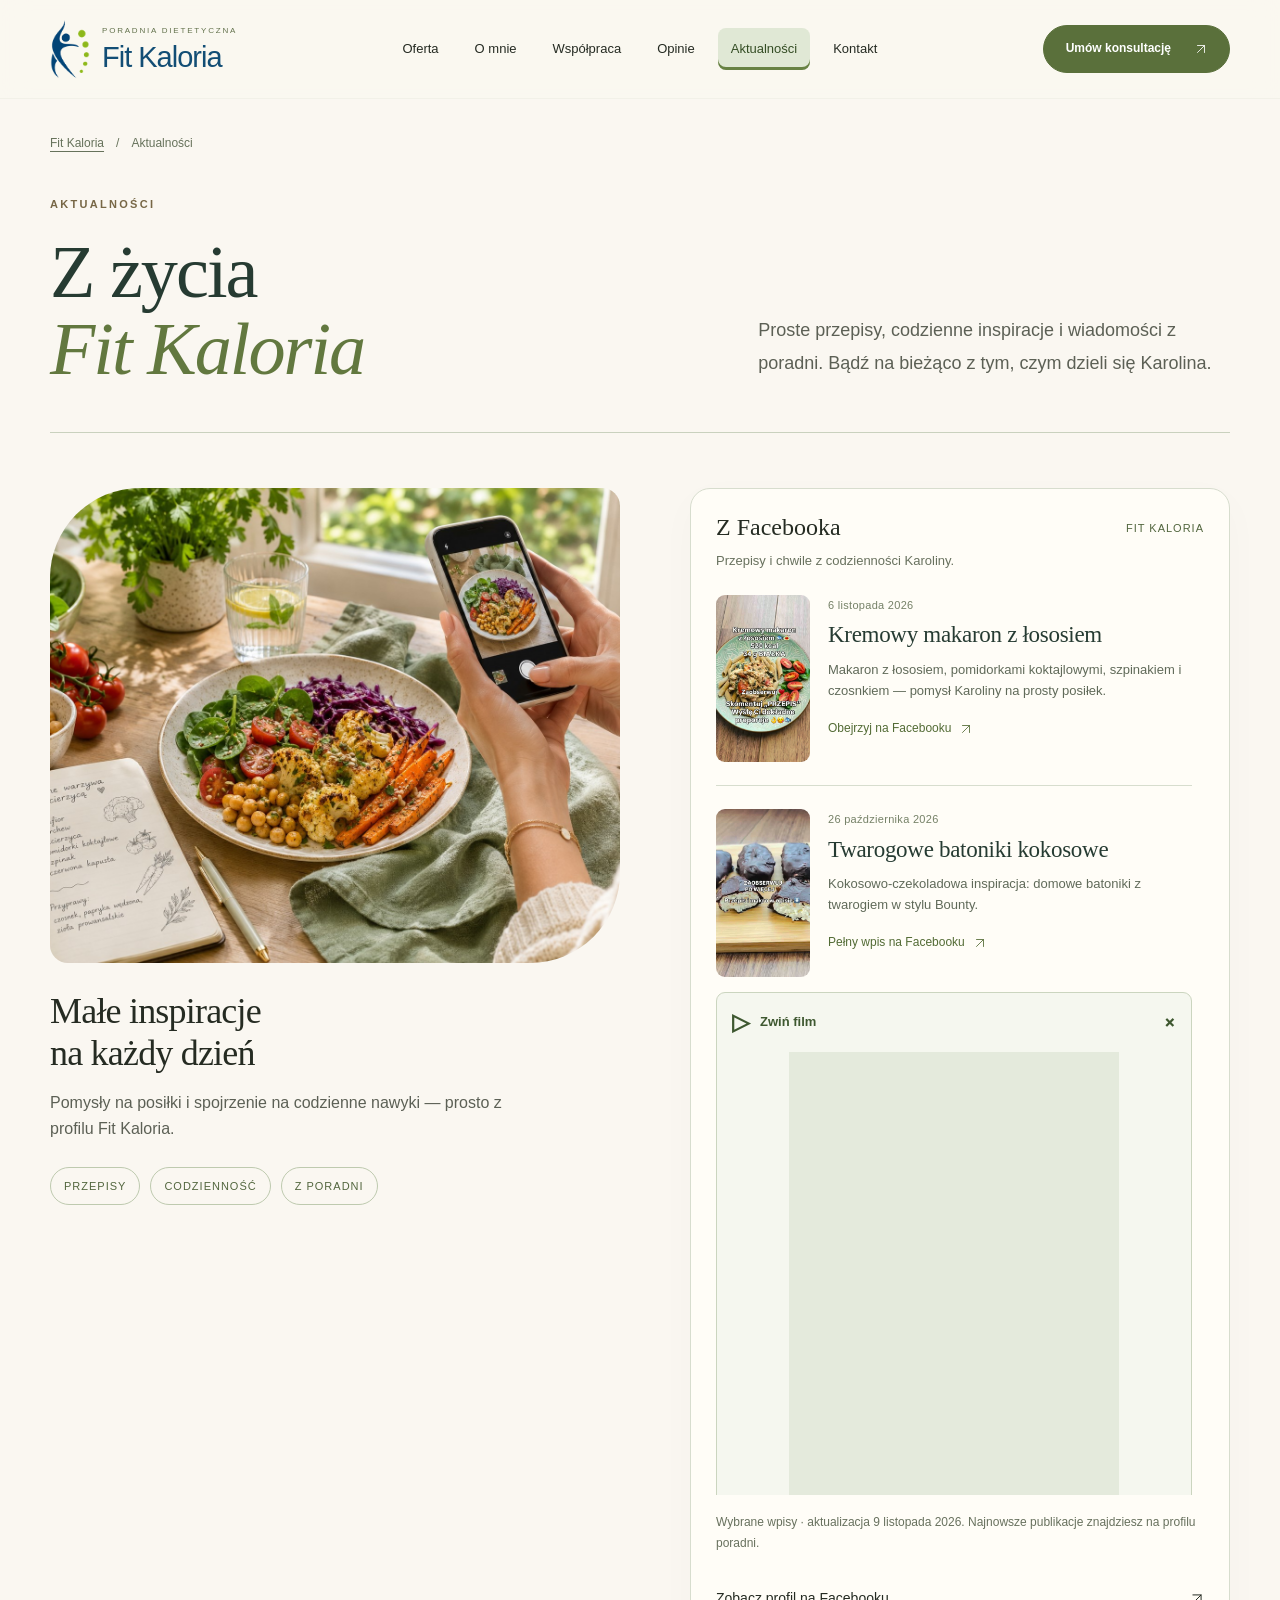
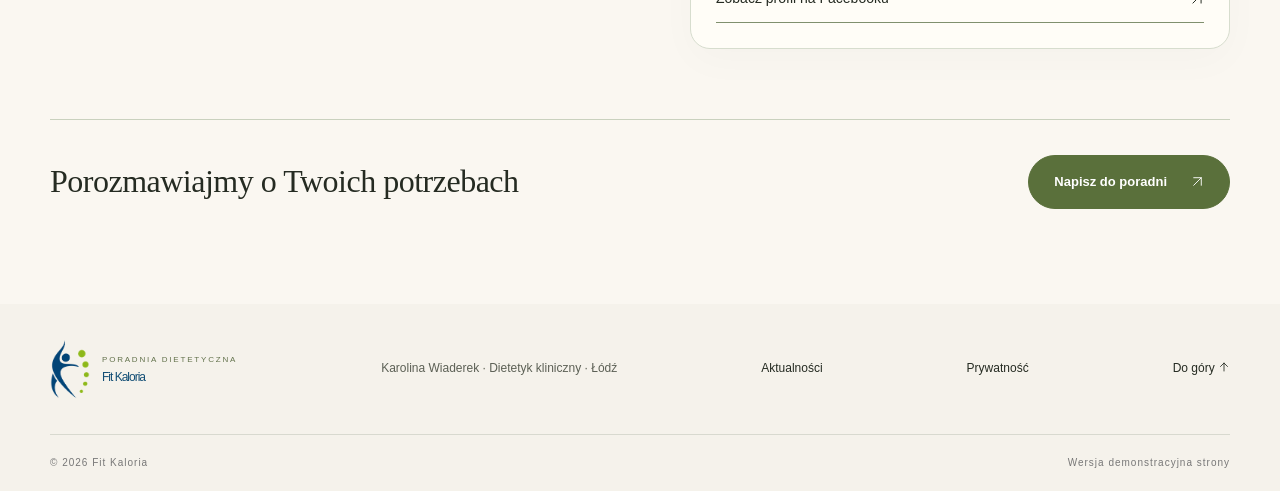
<file: aktualnosci.html>
<!doctype html><html lang="pl"><head><meta charset="utf-8"><meta name="viewport" content="width=device-width,initial-scale=1"><meta name="theme-color" content="#f7f3eb"><title>Aktualności — Fit Kaloria | Dietetyk Karolina Wiaderek, Łódź</title><meta name="description" content="Aktualności Fit Kaloria: przepisy, inspiracje i wiadomości z poradni dietetycznej Karoliny Wiaderek w Łodzi. Zobacz wybrane wpisy i filmy z Facebooka."><link rel="canonical" href="https://gipsdrill.github.io/fit-kaloria-natural-premium/aktualnosci.html"><link rel="icon" href="favicon.ico?v=20" sizes="any"><link rel="icon" type="image/png" sizes="32x32" href="favicon-32.png?v=20"><link rel="icon" type="image/svg+xml" href="favicon.svg?v=20"><link rel="apple-touch-icon" sizes="180x180" href="apple-touch-icon.png?v=20"><link rel="stylesheet" href="style.css?v=51"><script src="app.js?v=51" defer></script><script type="application/ld+json">{"@context":"https://schema.org","@type":"LocalBusiness","name":"Fit Kaloria — Karolina Wiaderek","description":"Poradnia dietetyczna w Łodzi. Karolina Wiaderek, magister dietetyki, dietetyk ogólny i kliniczny. Konsultacje dla dorosłych i dzieci, jadłospisy i edukacja żywieniowa.","url":"https://gipsdrill.github.io/fit-kaloria-natural-premium/","telephone":"+48 501 092 308","email":"karolina.wiaderek.dietetyk@gmail.com","address":{"@type":"PostalAddress","streetAddress":"ul. Andrzeja Struga 86","postalCode":"90-557","addressLocality":"Łódź","addressCountry":"PL"},"openingHours":["Mo-Fr 08:00-20:00"],"image":"https://gipsdrill.github.io/fit-kaloria-natural-premium/karolina-purple.jpg","@id":"https://gipsdrill.github.io/fit-kaloria-natural-premium/#poradnia","hasMap":"https://www.google.com/maps/place/Mgr+dietetyk+Karolina+Wiaderek+Poradnia+%22Fit+Kaloria%22/@51.7617247,19.4341873,17z/data=!3m1!4b1!4m5!3m4!1s0x471a35250b10f0a1:0xd8a62a814ab3b971!8m2!3d51.7617247!4d19.4341873","sameAs":["https://www.google.com/maps/place/Mgr+dietetyk+Karolina+Wiaderek+Poradnia+%22Fit+Kaloria%22/@51.7617247,19.4341873,17z/data=!3m1!4b1!4m5!3m4!1s0x471a35250b10f0a1:0xd8a62a814ab3b971!8m2!3d51.7617247!4d19.4341873","https://www.facebook.com/profile.php?id=100089357919979"],"geo":{"@type":"GeoCoordinates","latitude":51.7617247,"longitude":19.4341873},"areaServed":{"@type":"City","name":"Łódź"},"hasOfferCatalog":{"@type":"OfferCatalog","name":"Oferta Fit Kaloria","itemListElement":[{"@type":"Offer","itemOffered":{"@type":"Service","name":"Konsultacje dietetyczne","url":"https://gipsdrill.github.io/fit-kaloria-natural-premium/konsultacje-dietetyczne.html"}},{"@type":"Offer","itemOffered":{"@type":"Service","name":"Redukcja masy ciała","url":"https://gipsdrill.github.io/fit-kaloria-natural-premium/redukcja-masy-ciala.html"}},{"@type":"Offer","itemOffered":{"@type":"Service","name":"Dietetyka kliniczna","url":"https://gipsdrill.github.io/fit-kaloria-natural-premium/dietetyka-kliniczna.html"}},{"@type":"Offer","itemOffered":{"@type":"Service","name":"Jadłospisy indywidualne","url":"https://gipsdrill.github.io/fit-kaloria-natural-premium/jadlospisy-indywidualne.html"}},{"@type":"Offer","itemOffered":{"@type":"Service","name":"Konsultacje online","url":"https://gipsdrill.github.io/fit-kaloria-natural-premium/konsultacje-online.html"}},{"@type":"Offer","itemOffered":{"@type":"Service","name":"Analiza nawyków","url":"https://gipsdrill.github.io/fit-kaloria-natural-premium/analiza-nawykow.html"}},{"@type":"Offer","itemOffered":{"@type":"Service","name":"Analiza składu ciała","url":"https://gipsdrill.github.io/fit-kaloria-natural-premium/konsultacje-dietetyczne.html#zakres-wsparcia"}},{"@type":"Offer","itemOffered":{"@type":"Service","name":"Analiza stanu odżywienia","url":"https://gipsdrill.github.io/fit-kaloria-natural-premium/konsultacje-dietetyczne.html#zakres-wsparcia"}},{"@type":"Offer","itemOffered":{"@type":"Service","name":"Żywienie dzieci","url":"https://gipsdrill.github.io/fit-kaloria-natural-premium/konsultacje-dietetyczne.html#zakres-wsparcia"}},{"@type":"Offer","itemOffered":{"@type":"Service","name":"Warsztaty dietetyczne","url":"https://gipsdrill.github.io/fit-kaloria-natural-premium/konsultacje-online.html#warsztaty"}}]}}</script><script type="application/ld+json">{"@context":"https://schema.org","@type":"CollectionPage","name":"Aktualności Fit Kaloria","description":"Aktualności Fit Kaloria: przepisy, inspiracje i wiadomości z poradni dietetycznej Karoliny Wiaderek w Łodzi. Zobacz wybrane wpisy i filmy z Facebooka.","url":"https://gipsdrill.github.io/fit-kaloria-natural-premium/aktualnosci.html","inLanguage":"pl-PL","isPartOf":{"@type":"WebSite","name":"Fit Kaloria","url":"https://gipsdrill.github.io/fit-kaloria-natural-premium/"},"about":{"@id":"https://gipsdrill.github.io/fit-kaloria-natural-premium/#poradnia"}}</script><script src="news.js?v=19" defer></script><meta property="og:type" content="website"><meta property="og:locale" content="pl_PL"><meta property="og:site_name" content="Fit Kaloria — Poradnia Dietetyczna"><meta property="og:title" content="Aktualności — Fit Kaloria"><meta property="og:description" content="Aktualności Fit Kaloria: przepisy, inspiracje i wiadomości z poradni dietetycznej Karoliny Wiaderek w Łodzi. Zobacz wybrane wpisy i filmy z Facebooka."><meta property="og:url" content="https://gipsdrill.github.io/fit-kaloria-natural-premium/aktualnosci.html"><meta property="og:image" content="https://gipsdrill.github.io/fit-kaloria-natural-premium/fit-kaloria-social-v21.jpg"><meta property="og:image:secure_url" content="https://gipsdrill.github.io/fit-kaloria-natural-premium/fit-kaloria-social-v21.jpg"><meta property="og:image:type" content="image/jpeg"><meta property="og:image:width" content="1200"><meta property="og:image:height" content="630"><meta property="og:image:alt" content="Fit Kaloria — poradnia dietetyczna Karoliny Wiaderek. Portret dietetyczki na kremowym tle."><meta name="twitter:card" content="summary_large_image"><meta name="twitter:title" content="Aktualności — Fit Kaloria"><meta name="twitter:description" content="Aktualności Fit Kaloria: przepisy, inspiracje i wiadomości z poradni dietetycznej Karoliny Wiaderek w Łodzi. Zobacz wybrane wpisy i filmy z Facebooka."><meta name="twitter:image" content="https://gipsdrill.github.io/fit-kaloria-natural-premium/fit-kaloria-social-v21.jpg"><meta name="twitter:image:alt" content="Fit Kaloria — poradnia dietetyczna Karoliny Wiaderek. Portret dietetyczki na kremowym tle."></head><body class="natural service-page news-page" id="top"><a href="#main" class="skip-link">Przejdź do treści</a><header class="site-header" id="start"><div class="container header-inner"><a class="brand" href="index.html" aria-label="Fit Kaloria — początek strony"><img class="brand-mark" src="logo-fit-kaloria.png" alt="" aria-hidden="true" width="213" height="320"><span><small>PORADNIA DIETETYCZNA</small>Fit Kaloria</span></a><nav class="desktop-nav" aria-label="Nawigacja główna"><a href="index.html#oferta">Oferta</a><a href="index.html#o-mnie">O mnie</a><a href="index.html#proces">Współpraca</a><a href="index.html#opinie">Opinie</a><a href="aktualnosci.html" aria-current="page">Aktualności</a><a href="index.html#kontakt">Kontakt</a></nav><a class="button header-cta" href="index.html#kontakt">Umów konsultację <span class="link-arrow"><svg class="ui-arrow" viewBox="0 0 24 24" width="24" height="24" aria-hidden="true" focusable="false"><path d="M5 19 19 5M5 5h14v14"/></svg></span></a><button class="menu-toggle" aria-expanded="false" aria-controls="mobile-menu">Menu <span aria-hidden="true">☰</span></button></div><nav id="mobile-menu" class="mobile-menu" aria-label="Nawigacja mobilna" hidden><a href="index.html#oferta">Oferta</a><a href="index.html#o-mnie">O mnie</a><a href="index.html#proces">Współpraca</a><a href="index.html#opinie">Opinie</a><a href="aktualnosci.html" aria-current="page">Aktualności</a><a href="index.html#kontakt">Kontakt</a></nav></header><main id="main" class="news-main"><div class="container"><nav class="news-breadcrumb" aria-label="Ścieżka strony"><a href="index.html">Fit Kaloria</a><span aria-hidden="true">/</span><span aria-current="page">Aktualności</span></nav><section class="news-intro"><div><span class="eyebrow">AKTUALNOŚCI</span><h1>Z życia<br><em>Fit Kaloria</em></h1></div><p>Proste przepisy, codzienne inspiracje i wiadomości z poradni. Bądź na bieżąco z tym, czym dzieli się Karolina.</p></section><div class="news-layout"><section class="news-story" aria-labelledby="news-story-title"><figure><img src="news-inspiration.jpg" width="1536" height="1024" alt="Fotografowanie kolorowego posiłku telefonem — przygotowanie kulinarnego wpisu, obok notatnik z przepisem" loading="lazy"></figure><h2 id="news-story-title">Małe inspiracje<br>na każdy dzień</h2><p>Pomysły na posiłki i spojrzenie na codzienne nawyki — prosto z profilu Fit Kaloria.</p><div class="news-topics"><span>Przepisy</span><span>Codzienność</span><span>Z poradni</span></div></section><section class="facebook-panel facebook-posts-panel" aria-labelledby="facebook-title"><div class="facebook-panel-heading"><h2 id="facebook-title">Z Facebooka</h2><span class="facebook-badge">Fit Kaloria</span></div><p class="fb-feed-intro">Przepisy i chwile z codzienności Karoliny.</p><div id="facebook-timeline" class="fb-post-list" aria-label="Wybrane wpisy z Facebooka, od najnowszego"><article class="fb-post-card" data-post-id="1001751068925260">
      <div class="fb-post-preview"><a class="fb-post-thumb" href="https://www.facebook.com/reel/1001751068925260/" target="_blank" rel="noopener noreferrer" aria-label="Otwórz wpis: Kremowy makaron z łososiem"><img src="facebook-1001751068925260.jpg" width="640" height="1136" alt="Miniatura wpisu: Kremowy makaron z łososiem" loading="lazy"></a>
      <div class="fb-post-copy"><time datetime="2026-11-06">6 listopada 2026</time><h3><a href="https://www.facebook.com/reel/1001751068925260/" target="_blank" rel="noopener noreferrer">Kremowy makaron z łososiem</a></h3><p>Makaron z łososiem, pomidorkami koktajlowymi, szpinakiem i czosnkiem — pomysł Karoliny na prosty posiłek.</p>
      <a class="fb-post-source" href="https://www.facebook.com/reel/1001751068925260/" target="_blank" rel="noopener noreferrer">Obejrzyj na Facebooku <span class="link-arrow" aria-hidden="true"><svg class="ui-arrow" viewBox="0 0 24 24" width="24" height="24" aria-hidden="true" focusable="false"><path d="M5 19 19 5M5 5h14v14"/></svg></span></a></div></div>
      
    </article><article class="fb-post-card" data-post-id="1071474369213543">
      <div class="fb-post-preview"><a class="fb-post-thumb" href="https://www.facebook.com/reel/1071474369213543/" target="_blank" rel="noopener noreferrer" aria-label="Otwórz wpis: Twarogowe batoniki kokosowe"><img src="facebook-1071474369213543.jpg" width="640" height="1136" alt="Miniatura wpisu: Twarogowe batoniki kokosowe" loading="lazy"></a>
      <div class="fb-post-copy"><time datetime="2026-10-26">26 października 2026</time><h3><a href="https://www.facebook.com/reel/1071474369213543/" target="_blank" rel="noopener noreferrer">Twarogowe batoniki kokosowe</a></h3><p>Kokosowo-czekoladowa inspiracja: domowe batoniki z twarogiem w stylu Bounty.</p>
      <a class="fb-post-source" href="https://www.facebook.com/reel/1071474369213543/" target="_blank" rel="noopener noreferrer">Pełny wpis na Facebooku <span class="link-arrow" aria-hidden="true"><svg class="ui-arrow" viewBox="0 0 24 24" width="24" height="24" aria-hidden="true" focusable="false"><path d="M5 19 19 5M5 5h14v14"/></svg></span></a></div></div>
      <details class="fb-post-video" name="facebook-videos" data-video="https://www.facebook.com/reel/1071474369213543/" data-title="Twarogowe batoniki kokosowe" open><summary><span class="fb-play-icon" aria-hidden="true">▷</span><span class="fb-watch-label">Odtwórz na stronie</span><span class="fb-close-label">Zwiń film</span><span class="fb-expand-icon" aria-hidden="true">+</span></summary><div class="fb-post-player"></div><p class="fb-player-help">Jeśli odtwarzacz się nie wczytuje, <a href="https://www.facebook.com/reel/1071474369213543/" target="_blank" rel="noopener noreferrer">obejrzyj film na Facebooku <span class="link-arrow" aria-hidden="true"><svg class="ui-arrow" viewBox="0 0 24 24" width="24" height="24" aria-hidden="true" focusable="false"><path d="M5 19 19 5M5 5h14v14"/></svg></span></a>.</p></details>
    </article><article class="fb-post-card" data-post-id="1094443916688878">
      <div class="fb-post-preview"><a class="fb-post-thumb" href="https://www.facebook.com/reel/1094443916688878/" target="_blank" rel="noopener noreferrer" aria-label="Otwórz wpis: Proteinowe cynamonki"><img src="facebook-1094443916688878.jpg" width="640" height="1136" alt="Miniatura wpisu: Proteinowe cynamonki" loading="lazy"></a>
      <div class="fb-post-copy"><time datetime="2026-10-19">19 października 2026</time><h3><a href="https://www.facebook.com/reel/1094443916688878/" target="_blank" rel="noopener noreferrer">Proteinowe cynamonki</a></h3><p>Miękkie, pachnące cynamonem wypieki — propozycja słodkiego dodatku do kawy.</p>
      <a class="fb-post-source" href="https://www.facebook.com/reel/1094443916688878/" target="_blank" rel="noopener noreferrer">Pełny wpis na Facebooku <span class="link-arrow" aria-hidden="true"><svg class="ui-arrow" viewBox="0 0 24 24" width="24" height="24" aria-hidden="true" focusable="false"><path d="M5 19 19 5M5 5h14v14"/></svg></span></a></div></div>
      <details class="fb-post-video" name="facebook-videos" data-video="https://www.facebook.com/reel/1094443916688878/" data-title="Proteinowe cynamonki" ><summary><span class="fb-play-icon" aria-hidden="true">▷</span><span class="fb-watch-label">Odtwórz na stronie</span><span class="fb-close-label">Zwiń film</span><span class="fb-expand-icon" aria-hidden="true">+</span></summary><div class="fb-post-player"></div><p class="fb-player-help">Jeśli odtwarzacz się nie wczytuje, <a href="https://www.facebook.com/reel/1094443916688878/" target="_blank" rel="noopener noreferrer">obejrzyj film na Facebooku <span class="link-arrow" aria-hidden="true"><svg class="ui-arrow" viewBox="0 0 24 24" width="24" height="24" aria-hidden="true" focusable="false"><path d="M5 19 19 5M5 5h14v14"/></svg></span></a>.</p></details>
    </article><article class="fb-post-card" data-post-id="1142449098470374">
      <div class="fb-post-preview"><a class="fb-post-thumb" href="https://www.facebook.com/reel/1142449098470374/" target="_blank" rel="noopener noreferrer" aria-label="Otwórz wpis: Czekoladowy krem z białkiem"><img src="facebook-1142449098470374.jpg" width="640" height="1136" alt="Miniatura wpisu: Czekoladowy krem z białkiem" loading="lazy"></a>
      <div class="fb-post-copy"><time datetime="2026-10-15">15 października 2026</time><h3><a href="https://www.facebook.com/reel/1142449098470374/" target="_blank" rel="noopener noreferrer">Czekoladowy krem z białkiem</a></h3><p>Pomysł na proteinowy krem czekoladowy do pieczywa, naleśników lub owsianki.</p>
      <a class="fb-post-source" href="https://www.facebook.com/reel/1142449098470374/" target="_blank" rel="noopener noreferrer">Pełny wpis na Facebooku <span class="link-arrow" aria-hidden="true"><svg class="ui-arrow" viewBox="0 0 24 24" width="24" height="24" aria-hidden="true" focusable="false"><path d="M5 19 19 5M5 5h14v14"/></svg></span></a></div></div>
      <details class="fb-post-video" name="facebook-videos" data-video="https://www.facebook.com/reel/1142449098470374/" data-title="Czekoladowy krem z białkiem" ><summary><span class="fb-play-icon" aria-hidden="true">▷</span><span class="fb-watch-label">Odtwórz na stronie</span><span class="fb-close-label">Zwiń film</span><span class="fb-expand-icon" aria-hidden="true">+</span></summary><div class="fb-post-player"></div><p class="fb-player-help">Jeśli odtwarzacz się nie wczytuje, <a href="https://www.facebook.com/reel/1142449098470374/" target="_blank" rel="noopener noreferrer">obejrzyj film na Facebooku <span class="link-arrow" aria-hidden="true"><svg class="ui-arrow" viewBox="0 0 24 24" width="24" height="24" aria-hidden="true" focusable="false"><path d="M5 19 19 5M5 5h14v14"/></svg></span></a>.</p></details>
    </article><article class="fb-post-card" data-post-id="1376603047990847">
      <div class="fb-post-preview"><a class="fb-post-thumb" href="https://www.facebook.com/reel/1376603047990847/" target="_blank" rel="noopener noreferrer" aria-label="Otwórz wpis: Chwila oddechu poza gabinetem"><img src="facebook-1376603047990847.jpg" width="640" height="1136" alt="Miniatura wpisu: Chwila oddechu poza gabinetem" loading="lazy"></a>
      <div class="fb-post-copy"><time datetime="2026-08-18">18 sierpnia 2026</time><h3><a href="https://www.facebook.com/reel/1376603047990847/" target="_blank" rel="noopener noreferrer">Chwila oddechu poza gabinetem</a></h3><p>Cztery dni odpoczynku wśród przyrody i koni. Karolina dzieli się wspomnieniami z wyjazdu.</p>
      <a class="fb-post-source" href="https://www.facebook.com/reel/1376603047990847/" target="_blank" rel="noopener noreferrer">Obejrzyj na Facebooku <span class="link-arrow" aria-hidden="true"><svg class="ui-arrow" viewBox="0 0 24 24" width="24" height="24" aria-hidden="true" focusable="false"><path d="M5 19 19 5M5 5h14v14"/></svg></span></a></div></div>
      
    </article></div><p class="facebook-note">Wybrane wpisy · aktualizacja 9 listopada 2026. Najnowsze publikacje znajdziesz na profilu poradni.</p><a class="text-link" href="https://www.facebook.com/profile.php?id=100089357919979" target="_blank" rel="noopener noreferrer">Zobacz profil na Facebooku <span class="link-arrow" aria-hidden="true"><svg class="ui-arrow" viewBox="0 0 24 24" width="24" height="24" aria-hidden="true" focusable="false"><path d="M5 19 19 5M5 5h14v14"/></svg></span></a></section></div><section class="news-footer-cta"><h2>Porozmawiajmy o Twoich potrzebach</h2><a class="button" href="index.html#formularz">Napisz do poradni <span class="link-arrow" aria-hidden="true"><svg class="ui-arrow" viewBox="0 0 24 24" width="24" height="24" aria-hidden="true" focusable="false"><path d="M5 19 19 5M5 5h14v14"/></svg></span></a></section></div></main><footer><div class="container footer-inner"><a class="brand" href="index.html" aria-label="Fit Kaloria — początek strony"><img class="brand-mark" src="logo-fit-kaloria.png" alt="" aria-hidden="true" width="213" height="320"><span><small>PORADNIA DIETETYCZNA</small>Fit Kaloria</span></a><p>Karolina Wiaderek · Dietetyk kliniczny · Łódź</p><a href="aktualnosci.html">Aktualności</a><a href="prywatnosc.html">Prywatność</a><a href="index.html">Do góry <svg class="ui-arrow" viewBox="0 0 24 24" width="24" height="24" aria-hidden="true" focusable="false"><path d="M12 20V4m-7 7 7-7 7 7"/></svg></a></div><div class="container footer-bottom"><span>© 2026 Fit Kaloria</span><span>Wersja demonstracyjna strony</span></div></footer></body></html>
</file>
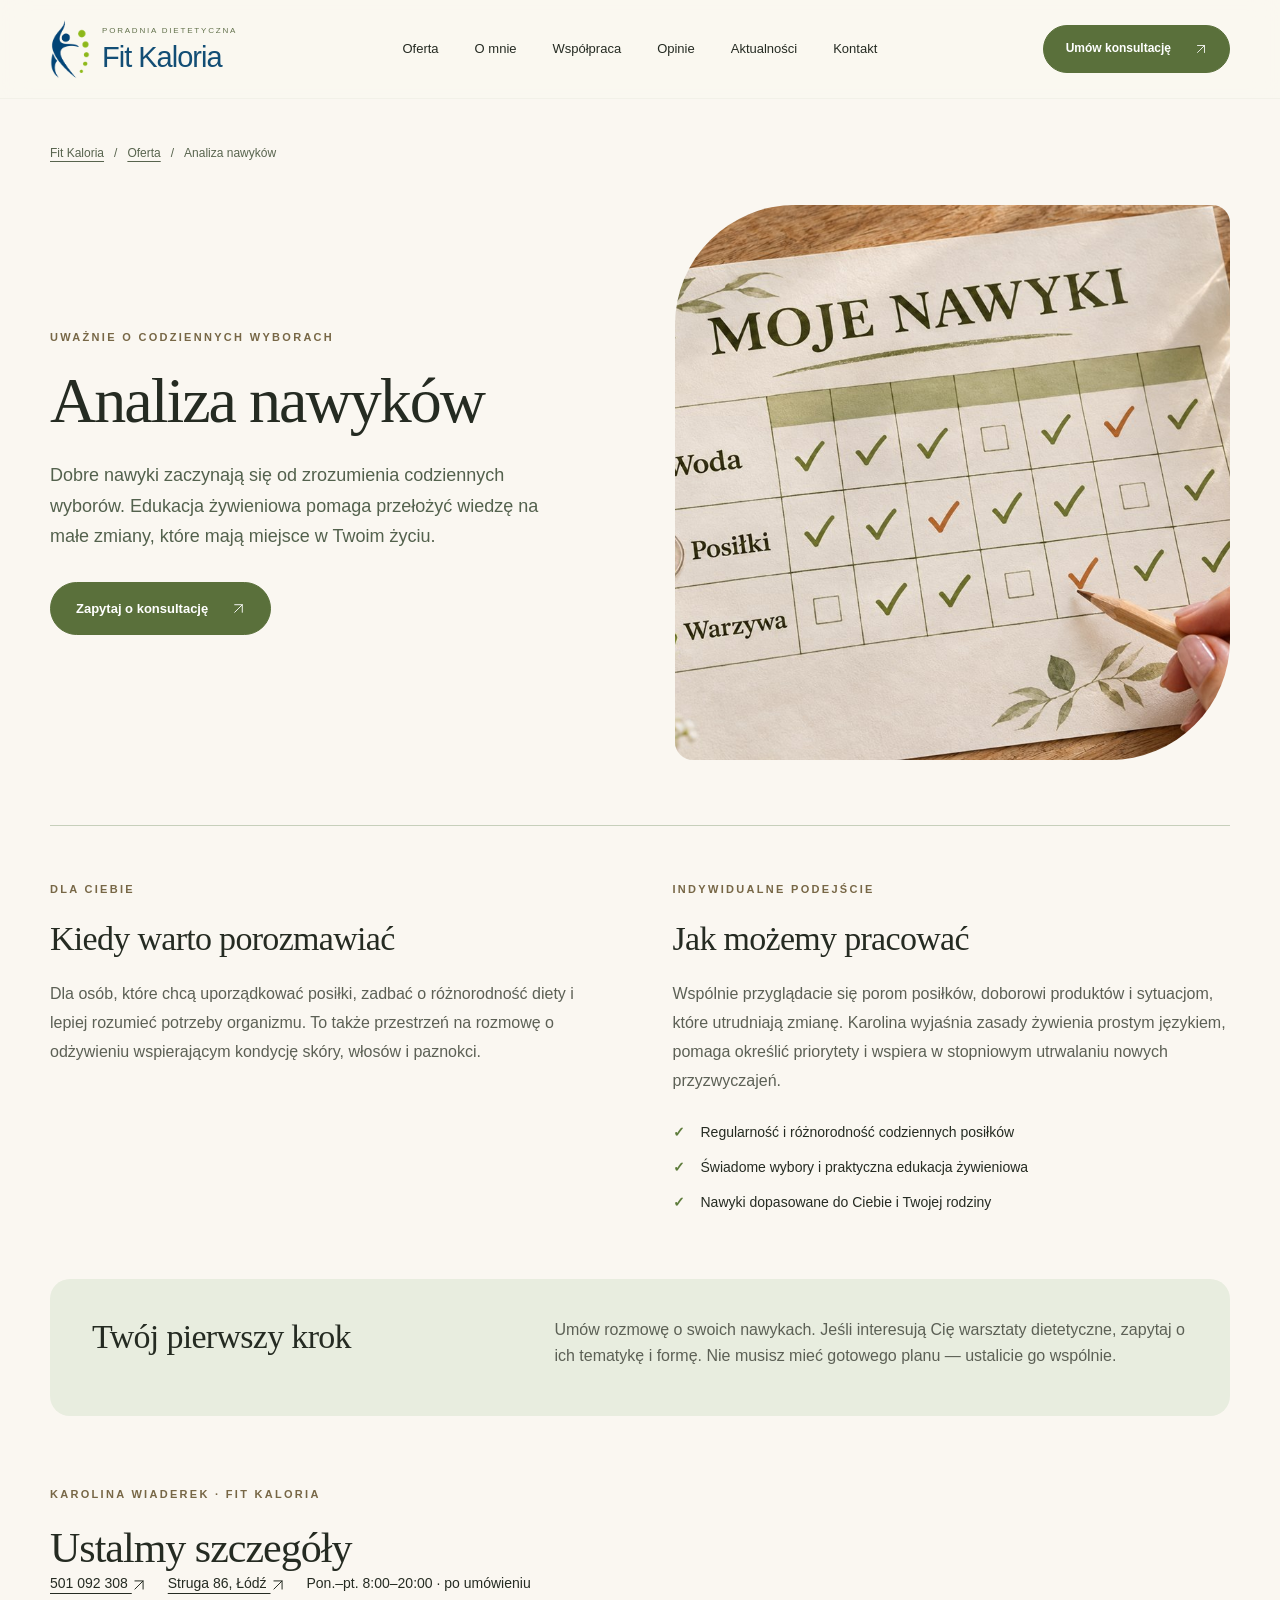
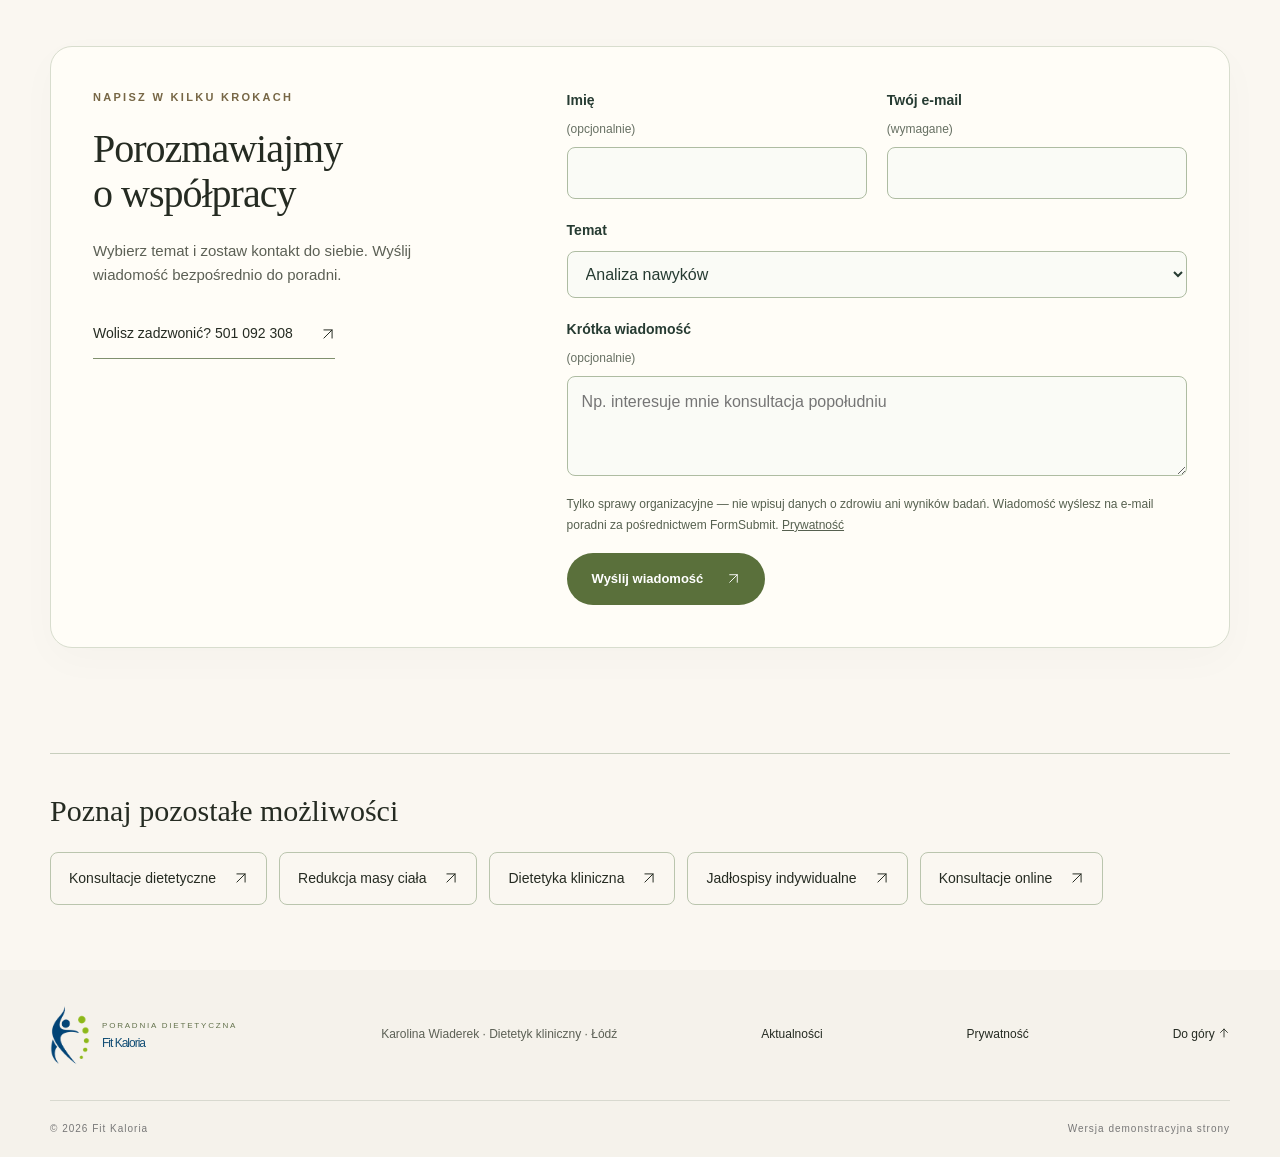
<file: analiza-nawykow.html>
<!doctype html><html lang="pl"><head><meta charset="utf-8"><meta name="viewport" content="width=device-width,initial-scale=1"><meta name="theme-color" content="#f7f3eb"><title>Analiza nawyków — dietetyk Łódź | Fit Kaloria</title><meta name="description" content="Analiza nawyków i edukacja żywieniowa w Łodzi. Karolina Wiaderek pomaga uporządkować posiłki i wprowadzać praktyczne zmiany. Poznaj ofertę Fit Kaloria."><link rel="canonical" href="https://gipsdrill.github.io/fit-kaloria-natural-premium/analiza-nawykow.html"><link rel="icon" href="favicon.ico?v=20" sizes="any"><link rel="icon" type="image/png" sizes="32x32" href="favicon-32.png?v=20"><link rel="icon" type="image/svg+xml" href="favicon.svg?v=20"><link rel="apple-touch-icon" sizes="180x180" href="apple-touch-icon.png?v=20"><link rel="stylesheet" href="style.css?v=51"><script src="app.js?v=51" defer></script><script type="application/ld+json">{"@context":"https://schema.org","@type":"LocalBusiness","name":"Fit Kaloria — Karolina Wiaderek","description":"Poradnia dietetyczna w Łodzi. Karolina Wiaderek, magister dietetyki, dietetyk ogólny i kliniczny. Konsultacje dla dorosłych i dzieci, jadłospisy i edukacja żywieniowa.","url":"https://gipsdrill.github.io/fit-kaloria-natural-premium/","telephone":"+48 501 092 308","email":"karolina.wiaderek.dietetyk@gmail.com","address":{"@type":"PostalAddress","streetAddress":"ul. Andrzeja Struga 86","postalCode":"90-557","addressLocality":"Łódź","addressCountry":"PL"},"openingHours":["Mo-Fr 08:00-20:00"],"image":"https://gipsdrill.github.io/fit-kaloria-natural-premium/karolina-purple.jpg","@id":"https://gipsdrill.github.io/fit-kaloria-natural-premium/#poradnia","hasMap":"https://www.google.com/maps/place/Mgr+dietetyk+Karolina+Wiaderek+Poradnia+%22Fit+Kaloria%22/@51.7617247,19.4341873,17z/data=!3m1!4b1!4m5!3m4!1s0x471a35250b10f0a1:0xd8a62a814ab3b971!8m2!3d51.7617247!4d19.4341873","sameAs":["https://www.google.com/maps/place/Mgr+dietetyk+Karolina+Wiaderek+Poradnia+%22Fit+Kaloria%22/@51.7617247,19.4341873,17z/data=!3m1!4b1!4m5!3m4!1s0x471a35250b10f0a1:0xd8a62a814ab3b971!8m2!3d51.7617247!4d19.4341873","https://www.facebook.com/profile.php?id=100089357919979"],"geo":{"@type":"GeoCoordinates","latitude":51.7617247,"longitude":19.4341873},"areaServed":{"@type":"City","name":"Łódź"},"hasOfferCatalog":{"@type":"OfferCatalog","name":"Oferta Fit Kaloria","itemListElement":[{"@type":"Offer","itemOffered":{"@type":"Service","name":"Konsultacje dietetyczne","url":"https://gipsdrill.github.io/fit-kaloria-natural-premium/konsultacje-dietetyczne.html"}},{"@type":"Offer","itemOffered":{"@type":"Service","name":"Redukcja masy ciała","url":"https://gipsdrill.github.io/fit-kaloria-natural-premium/redukcja-masy-ciala.html"}},{"@type":"Offer","itemOffered":{"@type":"Service","name":"Dietetyka kliniczna","url":"https://gipsdrill.github.io/fit-kaloria-natural-premium/dietetyka-kliniczna.html"}},{"@type":"Offer","itemOffered":{"@type":"Service","name":"Jadłospisy indywidualne","url":"https://gipsdrill.github.io/fit-kaloria-natural-premium/jadlospisy-indywidualne.html"}},{"@type":"Offer","itemOffered":{"@type":"Service","name":"Konsultacje online","url":"https://gipsdrill.github.io/fit-kaloria-natural-premium/konsultacje-online.html"}},{"@type":"Offer","itemOffered":{"@type":"Service","name":"Analiza nawyków","url":"https://gipsdrill.github.io/fit-kaloria-natural-premium/analiza-nawykow.html"}},{"@type":"Offer","itemOffered":{"@type":"Service","name":"Analiza składu ciała","url":"https://gipsdrill.github.io/fit-kaloria-natural-premium/konsultacje-dietetyczne.html#zakres-wsparcia"}},{"@type":"Offer","itemOffered":{"@type":"Service","name":"Analiza stanu odżywienia","url":"https://gipsdrill.github.io/fit-kaloria-natural-premium/konsultacje-dietetyczne.html#zakres-wsparcia"}},{"@type":"Offer","itemOffered":{"@type":"Service","name":"Żywienie dzieci","url":"https://gipsdrill.github.io/fit-kaloria-natural-premium/konsultacje-dietetyczne.html#zakres-wsparcia"}},{"@type":"Offer","itemOffered":{"@type":"Service","name":"Warsztaty dietetyczne","url":"https://gipsdrill.github.io/fit-kaloria-natural-premium/konsultacje-online.html#warsztaty"}}]}}</script><script type="application/ld+json">{"@context":"https://schema.org","@graph":[{"@type":"Service","name":"Analiza nawyków","description":"Dobre nawyki zaczynają się od zrozumienia codziennych wyborów. Edukacja żywieniowa pomaga przełożyć wiedzę na małe zmiany, które mają miejsce w Twoim życiu.","url":"https://gipsdrill.github.io/fit-kaloria-natural-premium/analiza-nawykow.html","areaServed":{"@type":"City","name":"Łódź"},"provider":{"@type":"LocalBusiness","name":"Fit Kaloria — Karolina Wiaderek","url":"https://gipsdrill.github.io/fit-kaloria-natural-premium/","telephone":"+48501092308"}},{"@type":"BreadcrumbList","itemListElement":[{"@type":"ListItem","position":1,"name":"Fit Kaloria","item":"https://gipsdrill.github.io/fit-kaloria-natural-premium/"},{"@type":"ListItem","position":2,"name":"Analiza nawyków","item":"https://gipsdrill.github.io/fit-kaloria-natural-premium/analiza-nawykow.html"}]}]}</script><meta property="og:type" content="website"><meta property="og:locale" content="pl_PL"><meta property="og:site_name" content="Fit Kaloria — Poradnia Dietetyczna"><meta property="og:title" content="Analiza nawyków — Fit Kaloria"><meta property="og:description" content="Analiza nawyków i edukacja żywieniowa w Łodzi. Karolina Wiaderek pomaga uporządkować posiłki i wprowadzać praktyczne zmiany. Poznaj ofertę Fit Kaloria."><meta property="og:url" content="https://gipsdrill.github.io/fit-kaloria-natural-premium/analiza-nawykow.html"><meta property="og:image" content="https://gipsdrill.github.io/fit-kaloria-natural-premium/fit-kaloria-social-v21.jpg"><meta property="og:image:secure_url" content="https://gipsdrill.github.io/fit-kaloria-natural-premium/fit-kaloria-social-v21.jpg"><meta property="og:image:type" content="image/jpeg"><meta property="og:image:width" content="1200"><meta property="og:image:height" content="630"><meta property="og:image:alt" content="Fit Kaloria — poradnia dietetyczna Karoliny Wiaderek. Portret dietetyczki na kremowym tle."><meta name="twitter:card" content="summary_large_image"><meta name="twitter:title" content="Analiza nawyków — Fit Kaloria"><meta name="twitter:description" content="Przyjrzyjmy się temu, co już działa, i temu, co warto zmienić. Punktem wyjścia są Twoje codzienne wybory."><meta name="twitter:image" content="https://gipsdrill.github.io/fit-kaloria-natural-premium/fit-kaloria-social-v21.jpg"><meta name="twitter:image:alt" content="Fit Kaloria — poradnia dietetyczna Karoliny Wiaderek. Portret dietetyczki na kremowym tle."></head><body class="natural service-page" id="top"><a href="#main" class="skip-link">Przejdź do treści</a><header class="site-header" id="start"><div class="container header-inner"><a class="brand" href="index.html" aria-label="Fit Kaloria — początek strony"><img class="brand-mark" src="logo-fit-kaloria.png" alt="" aria-hidden="true" width="213" height="320"><span><small>PORADNIA DIETETYCZNA</small>Fit Kaloria</span></a><nav class="desktop-nav" aria-label="Nawigacja główna"><a href="index.html#oferta">Oferta</a><a href="index.html#o-mnie">O mnie</a><a href="index.html#proces">Współpraca</a><a href="index.html#opinie">Opinie</a><a href="aktualnosci.html">Aktualności</a><a href="#kontakt">Kontakt</a></nav><a class="button header-cta" href="#kontakt">Umów konsultację <span class="link-arrow"><svg class="ui-arrow" viewBox="0 0 24 24" width="24" height="24" aria-hidden="true" focusable="false"><path d="M5 19 19 5M5 5h14v14"/></svg></span></a><button class="menu-toggle" aria-expanded="false" aria-controls="mobile-menu">Menu <span aria-hidden="true">☰</span></button></div><nav id="mobile-menu" class="mobile-menu" aria-label="Nawigacja mobilna" hidden><a href="index.html#oferta">Oferta</a><a href="index.html#o-mnie">O mnie</a><a href="index.html#proces">Współpraca</a><a href="index.html#opinie">Opinie</a><a href="aktualnosci.html">Aktualności</a><a href="#kontakt">Kontakt</a></nav></header><main id="main" class="service-main"><div class="container"><nav class="service-breadcrumb" aria-label="Ścieżka strony"><a href="index.html">Fit Kaloria</a><span aria-hidden="true">/</span><a href="index.html#oferta">Oferta</a><span aria-hidden="true">/</span><span aria-current="page">Analiza nawyków</span></nav><section class="service-hero" aria-labelledby="service-title"><div><span class="eyebrow">UWAŻNIE O CODZIENNYCH WYBORACH</span><h1 id="service-title">Analiza nawyków</h1><p class="service-lead">Dobre nawyki zaczynają się od zrozumienia codziennych wyborów. Edukacja żywieniowa pomaga przełożyć wiedzę na małe zmiany, które mają miejsce w Twoim życiu.</p><a class="button" href="#kontakt">Zapytaj o konsultację <span class="link-arrow" aria-hidden="true"><svg class="ui-arrow" viewBox="0 0 24 24" width="24" height="24" aria-hidden="true" focusable="false"><path d="M5 19 19 5M5 5h14v14"/></svg></span></a></div><figure><img src="habits-tracker.jpg" alt="Wypełniony planer codziennych nawyków dotyczących wody, posiłków i warzyw" width="1400" height="933" fetchpriority="high"></figure></section><section class="service-context" aria-label="O usłudze"><div><span class="eyebrow">DLA CIEBIE</span><h2>Kiedy warto porozmawiać</h2><p>Dla osób, które chcą uporządkować posiłki, zadbać o różnorodność diety i lepiej rozumieć potrzeby organizmu. To także przestrzeń na rozmowę o odżywieniu wspierającym kondycję skóry, włosów i paznokci.</p></div><div><span class="eyebrow">INDYWIDUALNE PODEJŚCIE</span><h2>Jak możemy pracować</h2><p>Wspólnie przyglądacie się porom posiłków, doborowi produktów i sytuacjom, które utrudniają zmianę. Karolina wyjaśnia zasady żywienia prostym językiem, pomaga określić priorytety i wspiera w stopniowym utrwalaniu nowych przyzwyczajeń.</p><ul><li>Regularność i różnorodność codziennych posiłków</li><li>Świadome wybory i praktyczna edukacja żywieniowa</li><li>Nawyki dopasowane do Ciebie i Twojej rodziny</li></ul></div></section><section class="service-next"><h2>Twój pierwszy krok</h2><p>Umów rozmowę o swoich nawykach. Jeśli interesują Cię warsztaty dietetyczne, zapytaj o ich tematykę i formę. Nie musisz mieć gotowego planu — ustalicie go wspólnie.</p></section><section class="service-contact" id="kontakt"><span class="eyebrow">KAROLINA WIADEREK · FIT KALORIA</span><h2>Ustalmy szczegóły</h2><div class="service-contact-line"><a href="tel:+48501092308">501 092 308 <span class="link-arrow" aria-hidden="true"><svg class="ui-arrow" viewBox="0 0 24 24" width="24" height="24" aria-hidden="true" focusable="false"><path d="M5 19 19 5M5 5h14v14"/></svg></span></a><a href="https://www.google.com/maps/place/Mgr+dietetyk+Karolina+Wiaderek+Poradnia+%22Fit+Kaloria%22/@51.7617247,19.4341873,17z/data=!3m1!4b1!4m5!3m4!1s0x471a35250b10f0a1:0xd8a62a814ab3b971!8m2!3d51.7617247!4d19.4341873" target="_blank" rel="noopener noreferrer">Struga 86, Łódź <span class="link-arrow" aria-hidden="true"><svg class="ui-arrow" viewBox="0 0 24 24" width="24" height="24" aria-hidden="true" focusable="false"><path d="M5 19 19 5M5 5h14v14"/></svg></span></a><span>Pon.–pt. 8:00–20:00 · po umówieniu</span></div><div class="quick-contact" id="formularz"><div class="quick-contact-intro"><span class="eyebrow">NAPISZ W KILKU KROKACH</span><h3>Porozmawiajmy<br>o współpracy</h3><p>Wybierz temat i zostaw kontakt do siebie. Wyślij wiadomość bezpośrednio do poradni.</p><a href="tel:+48501092308" class="text-link">Wolisz zadzwonić? 501 092 308 <span class="link-arrow" aria-hidden="true"><svg class="ui-arrow" viewBox="0 0 24 24" width="24" height="24" aria-hidden="true" focusable="false"><path d="M5 19 19 5M5 5h14v14"/></svg></span></a></div><form class="contact-form" action="https://formsubmit.co/karolina.wiaderek.dietetyk@gmail.com" method="POST" accept-charset="UTF-8" aria-label="Szybki kontakt" aria-describedby="form-note"><input type="hidden" name="_subject" value="Fit Kaloria — wiadomość z formularza kontaktowego"><input type="hidden" name="_template" value="table"><input type="hidden" name="_next" value="https://gipsdrill.github.io/fit-kaloria-natural-premium/dziekujemy.html"><div class="contact-honeypot" aria-hidden="true"><label>Pozostaw to pole puste<input type="text" name="_honey" tabindex="-1" autocomplete="off"></label></div><fieldset class="form-fields"><legend class="visually-hidden">Dane kontaktowe i temat rozmowy</legend><label>Imię <span>(opcjonalnie)</span><input name="name" autocomplete="given-name" maxlength="60"></label><label>Twój e-mail <span>(wymagane)</span><input name="email" type="email" autocomplete="email" required maxlength="150"></label><label class="field-wide">Temat<select name="topic"><option>Termin konsultacji</option><option>Oferta i cennik</option><option>Konsultacje dietetyczne</option><option>Redukcja masy ciała</option><option>Dietetyka kliniczna</option><option>Jadłospisy indywidualne</option><option>Konsultacje online</option><option selected>Analiza nawyków</option><option>Warsztaty dietetyczne</option></select></label><label class="field-wide">Krótka wiadomość <span>(opcjonalnie)</span><textarea name="message" rows="3" maxlength="600" placeholder="Np. interesuje mnie konsultacja popołudniu"></textarea></label></fieldset><p id="form-note" class="form-note">Tylko sprawy organizacyjne — nie wpisuj danych o zdrowiu ani wyników badań. Wiadomość wyślesz na e-mail poradni za pośrednictwem FormSubmit. <a href="prywatnosc.html">Prywatność</a></p><button class="button form-submit" type="submit">Wyślij wiadomość <span class="link-arrow" aria-hidden="true"><svg class="ui-arrow" viewBox="0 0 24 24" width="24" height="24" aria-hidden="true" focusable="false"><path d="M5 19 19 5M5 5h14v14"/></svg></span></button></form></div></section><nav class="service-related" aria-label="Pozostałe usługi"><h2>Poznaj pozostałe możliwości</h2><div class="related-links"><a href="konsultacje-dietetyczne.html">Konsultacje dietetyczne <span class="link-arrow" aria-hidden="true"><svg class="ui-arrow" viewBox="0 0 24 24" width="24" height="24" aria-hidden="true" focusable="false"><path d="M5 19 19 5M5 5h14v14"/></svg></span></a><a href="redukcja-masy-ciala.html">Redukcja masy ciała <span class="link-arrow" aria-hidden="true"><svg class="ui-arrow" viewBox="0 0 24 24" width="24" height="24" aria-hidden="true" focusable="false"><path d="M5 19 19 5M5 5h14v14"/></svg></span></a><a href="dietetyka-kliniczna.html">Dietetyka kliniczna <span class="link-arrow" aria-hidden="true"><svg class="ui-arrow" viewBox="0 0 24 24" width="24" height="24" aria-hidden="true" focusable="false"><path d="M5 19 19 5M5 5h14v14"/></svg></span></a><a href="jadlospisy-indywidualne.html">Jadłospisy indywidualne <span class="link-arrow" aria-hidden="true"><svg class="ui-arrow" viewBox="0 0 24 24" width="24" height="24" aria-hidden="true" focusable="false"><path d="M5 19 19 5M5 5h14v14"/></svg></span></a><a href="konsultacje-online.html">Konsultacje online <span class="link-arrow" aria-hidden="true"><svg class="ui-arrow" viewBox="0 0 24 24" width="24" height="24" aria-hidden="true" focusable="false"><path d="M5 19 19 5M5 5h14v14"/></svg></span></a></div></nav></div></main><footer><div class="container footer-inner"><a class="brand" href="index.html" aria-label="Fit Kaloria — początek strony"><img class="brand-mark" src="logo-fit-kaloria.png" alt="" aria-hidden="true" width="213" height="320"><span><small>PORADNIA DIETETYCZNA</small>Fit Kaloria</span></a><p>Karolina Wiaderek · Dietetyk kliniczny · Łódź</p><a href="aktualnosci.html">Aktualności</a><a href="prywatnosc.html">Prywatność</a><a href="index.html">Do góry <svg class="ui-arrow" viewBox="0 0 24 24" width="24" height="24" aria-hidden="true" focusable="false"><path d="M12 20V4m-7 7 7-7 7 7"/></svg></a></div><div class="container footer-bottom"><span>© 2026 Fit Kaloria</span><span>Wersja demonstracyjna strony</span></div></footer></body></html>
</file>
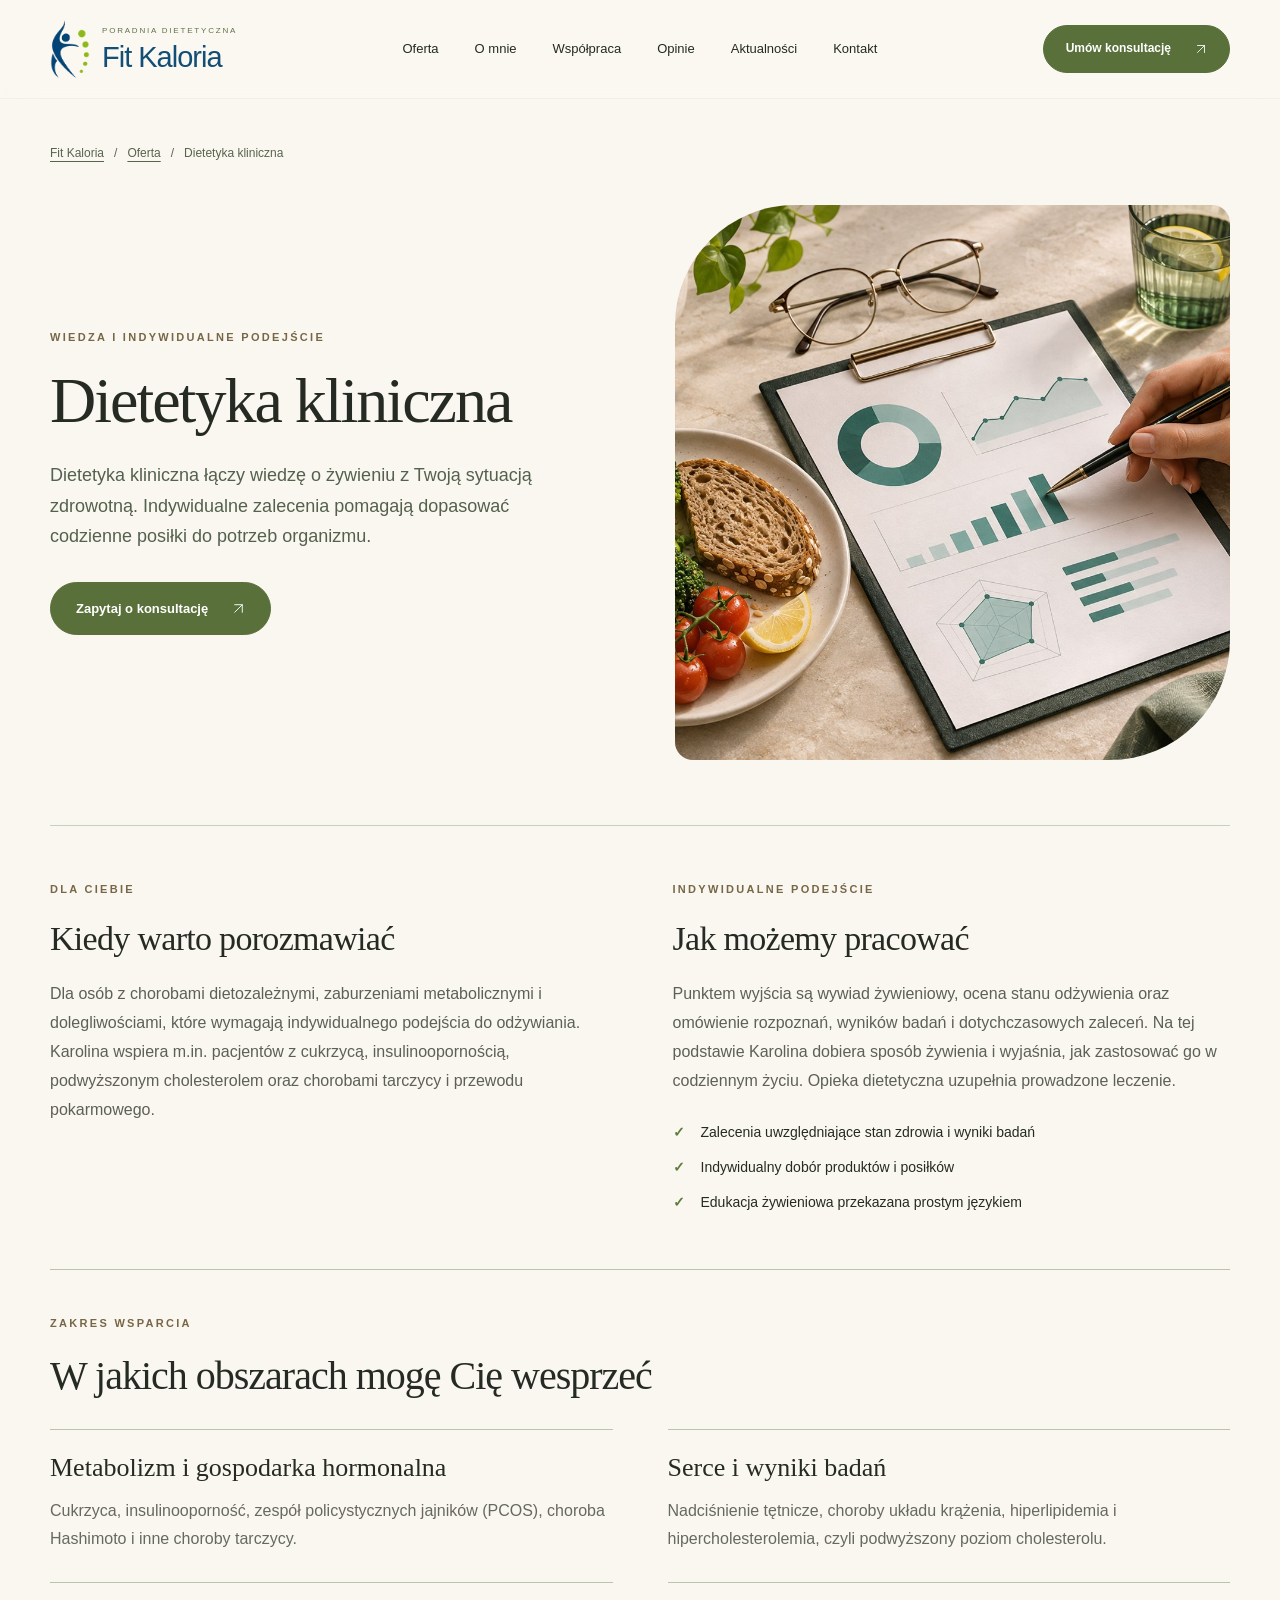
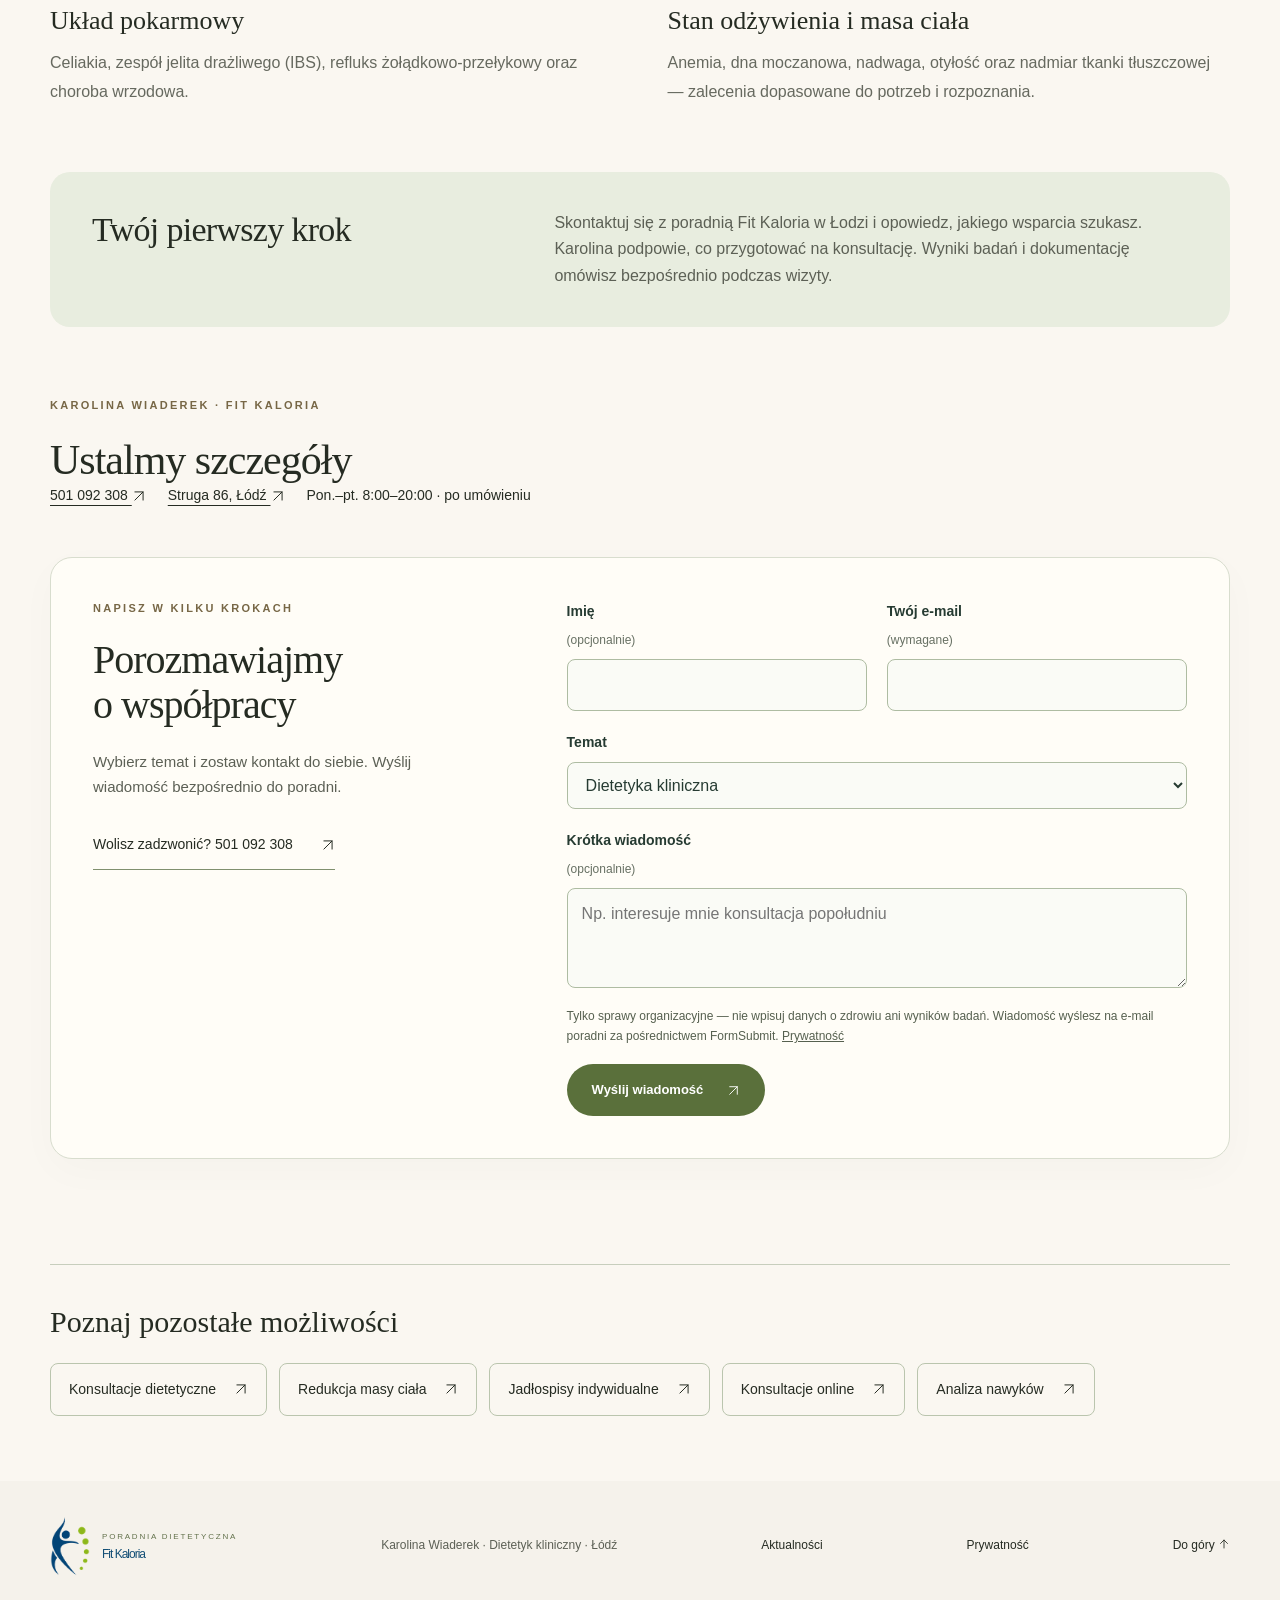
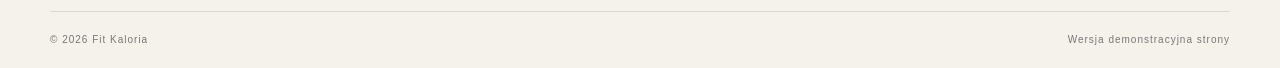
<file: dietetyka-kliniczna.html>
<!doctype html><html lang="pl"><head><meta charset="utf-8"><meta name="viewport" content="width=device-width,initial-scale=1"><meta name="theme-color" content="#f7f3eb"><title>Dietetyka kliniczna — dietetyk Łódź | Fit Kaloria</title><meta name="description" content="Dietetyk kliniczny w Łodzi — wsparcie przy cukrzycy, insulinooporności, chorobach tarczycy i przewodu pokarmowego. Indywidualne zalecenia w Fit Kaloria."><link rel="canonical" href="https://gipsdrill.github.io/fit-kaloria-natural-premium/dietetyka-kliniczna.html"><link rel="icon" href="favicon.ico?v=20" sizes="any"><link rel="icon" type="image/png" sizes="32x32" href="favicon-32.png?v=20"><link rel="icon" type="image/svg+xml" href="favicon.svg?v=20"><link rel="apple-touch-icon" sizes="180x180" href="apple-touch-icon.png?v=20"><link rel="stylesheet" href="style.css?v=51"><script src="app.js?v=51" defer></script><script type="application/ld+json">{"@context":"https://schema.org","@type":"LocalBusiness","name":"Fit Kaloria — Karolina Wiaderek","description":"Poradnia dietetyczna w Łodzi. Karolina Wiaderek, magister dietetyki, dietetyk ogólny i kliniczny. Konsultacje dla dorosłych i dzieci, jadłospisy i edukacja żywieniowa.","url":"https://gipsdrill.github.io/fit-kaloria-natural-premium/","telephone":"+48 501 092 308","email":"karolina.wiaderek.dietetyk@gmail.com","address":{"@type":"PostalAddress","streetAddress":"ul. Andrzeja Struga 86","postalCode":"90-557","addressLocality":"Łódź","addressCountry":"PL"},"openingHours":["Mo-Fr 08:00-20:00"],"image":"https://gipsdrill.github.io/fit-kaloria-natural-premium/karolina-purple.jpg","@id":"https://gipsdrill.github.io/fit-kaloria-natural-premium/#poradnia","hasMap":"https://www.google.com/maps/place/Mgr+dietetyk+Karolina+Wiaderek+Poradnia+%22Fit+Kaloria%22/@51.7617247,19.4341873,17z/data=!3m1!4b1!4m5!3m4!1s0x471a35250b10f0a1:0xd8a62a814ab3b971!8m2!3d51.7617247!4d19.4341873","sameAs":["https://www.google.com/maps/place/Mgr+dietetyk+Karolina+Wiaderek+Poradnia+%22Fit+Kaloria%22/@51.7617247,19.4341873,17z/data=!3m1!4b1!4m5!3m4!1s0x471a35250b10f0a1:0xd8a62a814ab3b971!8m2!3d51.7617247!4d19.4341873","https://www.facebook.com/profile.php?id=100089357919979"],"geo":{"@type":"GeoCoordinates","latitude":51.7617247,"longitude":19.4341873},"areaServed":{"@type":"City","name":"Łódź"},"hasOfferCatalog":{"@type":"OfferCatalog","name":"Oferta Fit Kaloria","itemListElement":[{"@type":"Offer","itemOffered":{"@type":"Service","name":"Konsultacje dietetyczne","url":"https://gipsdrill.github.io/fit-kaloria-natural-premium/konsultacje-dietetyczne.html"}},{"@type":"Offer","itemOffered":{"@type":"Service","name":"Redukcja masy ciała","url":"https://gipsdrill.github.io/fit-kaloria-natural-premium/redukcja-masy-ciala.html"}},{"@type":"Offer","itemOffered":{"@type":"Service","name":"Dietetyka kliniczna","url":"https://gipsdrill.github.io/fit-kaloria-natural-premium/dietetyka-kliniczna.html"}},{"@type":"Offer","itemOffered":{"@type":"Service","name":"Jadłospisy indywidualne","url":"https://gipsdrill.github.io/fit-kaloria-natural-premium/jadlospisy-indywidualne.html"}},{"@type":"Offer","itemOffered":{"@type":"Service","name":"Konsultacje online","url":"https://gipsdrill.github.io/fit-kaloria-natural-premium/konsultacje-online.html"}},{"@type":"Offer","itemOffered":{"@type":"Service","name":"Analiza nawyków","url":"https://gipsdrill.github.io/fit-kaloria-natural-premium/analiza-nawykow.html"}},{"@type":"Offer","itemOffered":{"@type":"Service","name":"Analiza składu ciała","url":"https://gipsdrill.github.io/fit-kaloria-natural-premium/konsultacje-dietetyczne.html#zakres-wsparcia"}},{"@type":"Offer","itemOffered":{"@type":"Service","name":"Analiza stanu odżywienia","url":"https://gipsdrill.github.io/fit-kaloria-natural-premium/konsultacje-dietetyczne.html#zakres-wsparcia"}},{"@type":"Offer","itemOffered":{"@type":"Service","name":"Żywienie dzieci","url":"https://gipsdrill.github.io/fit-kaloria-natural-premium/konsultacje-dietetyczne.html#zakres-wsparcia"}},{"@type":"Offer","itemOffered":{"@type":"Service","name":"Warsztaty dietetyczne","url":"https://gipsdrill.github.io/fit-kaloria-natural-premium/konsultacje-online.html#warsztaty"}}]}}</script><script type="application/ld+json">{"@context":"https://schema.org","@graph":[{"@type":"Service","name":"Dietetyka kliniczna","description":"Dietetyka kliniczna łączy wiedzę o żywieniu z Twoją sytuacją zdrowotną. Indywidualne zalecenia pomagają dopasować codzienne posiłki do potrzeb organizmu.","url":"https://gipsdrill.github.io/fit-kaloria-natural-premium/dietetyka-kliniczna.html","areaServed":{"@type":"City","name":"Łódź"},"provider":{"@type":"LocalBusiness","name":"Fit Kaloria — Karolina Wiaderek","url":"https://gipsdrill.github.io/fit-kaloria-natural-premium/","telephone":"+48501092308"}},{"@type":"BreadcrumbList","itemListElement":[{"@type":"ListItem","position":1,"name":"Fit Kaloria","item":"https://gipsdrill.github.io/fit-kaloria-natural-premium/"},{"@type":"ListItem","position":2,"name":"Dietetyka kliniczna","item":"https://gipsdrill.github.io/fit-kaloria-natural-premium/dietetyka-kliniczna.html"}]}]}</script><meta property="og:type" content="website"><meta property="og:locale" content="pl_PL"><meta property="og:site_name" content="Fit Kaloria — Poradnia Dietetyczna"><meta property="og:title" content="Dietetyka kliniczna — Fit Kaloria"><meta property="og:description" content="Dietetyk kliniczny w Łodzi — wsparcie przy cukrzycy, insulinooporności, chorobach tarczycy i przewodu pokarmowego. Indywidualne zalecenia w Fit Kaloria."><meta property="og:url" content="https://gipsdrill.github.io/fit-kaloria-natural-premium/dietetyka-kliniczna.html"><meta property="og:image" content="https://gipsdrill.github.io/fit-kaloria-natural-premium/fit-kaloria-social-v21.jpg"><meta property="og:image:secure_url" content="https://gipsdrill.github.io/fit-kaloria-natural-premium/fit-kaloria-social-v21.jpg"><meta property="og:image:type" content="image/jpeg"><meta property="og:image:width" content="1200"><meta property="og:image:height" content="630"><meta property="og:image:alt" content="Fit Kaloria — poradnia dietetyczna Karoliny Wiaderek. Portret dietetyczki na kremowym tle."><meta name="twitter:card" content="summary_large_image"><meta name="twitter:title" content="Dietetyka kliniczna — Fit Kaloria"><meta name="twitter:description" content="Wsparcie żywieniowe uwzględniające Twoją sytuację zdrowotną, codzienność i potrzeby."><meta name="twitter:image" content="https://gipsdrill.github.io/fit-kaloria-natural-premium/fit-kaloria-social-v21.jpg"><meta name="twitter:image:alt" content="Fit Kaloria — poradnia dietetyczna Karoliny Wiaderek. Portret dietetyczki na kremowym tle."></head><body class="natural service-page" id="top"><a href="#main" class="skip-link">Przejdź do treści</a><header class="site-header" id="start"><div class="container header-inner"><a class="brand" href="index.html" aria-label="Fit Kaloria — początek strony"><img class="brand-mark" src="logo-fit-kaloria.png" alt="" aria-hidden="true" width="213" height="320"><span><small>PORADNIA DIETETYCZNA</small>Fit Kaloria</span></a><nav class="desktop-nav" aria-label="Nawigacja główna"><a href="index.html#oferta">Oferta</a><a href="index.html#o-mnie">O mnie</a><a href="index.html#proces">Współpraca</a><a href="index.html#opinie">Opinie</a><a href="aktualnosci.html">Aktualności</a><a href="#kontakt">Kontakt</a></nav><a class="button header-cta" href="#kontakt">Umów konsultację <span class="link-arrow"><svg class="ui-arrow" viewBox="0 0 24 24" width="24" height="24" aria-hidden="true" focusable="false"><path d="M5 19 19 5M5 5h14v14"/></svg></span></a><button class="menu-toggle" aria-expanded="false" aria-controls="mobile-menu">Menu <span aria-hidden="true">☰</span></button></div><nav id="mobile-menu" class="mobile-menu" aria-label="Nawigacja mobilna" hidden><a href="index.html#oferta">Oferta</a><a href="index.html#o-mnie">O mnie</a><a href="index.html#proces">Współpraca</a><a href="index.html#opinie">Opinie</a><a href="aktualnosci.html">Aktualności</a><a href="#kontakt">Kontakt</a></nav></header><main id="main" class="service-main"><div class="container"><nav class="service-breadcrumb" aria-label="Ścieżka strony"><a href="index.html">Fit Kaloria</a><span aria-hidden="true">/</span><a href="index.html#oferta">Oferta</a><span aria-hidden="true">/</span><span aria-current="page">Dietetyka kliniczna</span></nav><section class="service-hero" aria-labelledby="service-title"><div><span class="eyebrow">WIEDZA I INDYWIDUALNE PODEJŚCIE</span><h1 id="service-title">Dietetyka kliniczna</h1><p class="service-lead">Dietetyka kliniczna łączy wiedzę o żywieniu z Twoją sytuacją zdrowotną. Indywidualne zalecenia pomagają dopasować codzienne posiłki do potrzeb organizmu.</p><a class="button" href="#kontakt">Zapytaj o konsultację <span class="link-arrow" aria-hidden="true"><svg class="ui-arrow" viewBox="0 0 24 24" width="24" height="24" aria-hidden="true" focusable="false"><path d="M5 19 19 5M5 5h14v14"/></svg></span></a></div><figure><img src="clinical-premium.jpg" alt="Analiza informacji żywieniowych przy stole ze świeżymi produktami — fotografia ilustracyjna" width="1400" height="933" fetchpriority="high"></figure></section><section class="service-context" aria-label="O usłudze"><div><span class="eyebrow">DLA CIEBIE</span><h2>Kiedy warto porozmawiać</h2><p>Dla osób z chorobami dietozależnymi, zaburzeniami metabolicznymi i dolegliwościami, które wymagają indywidualnego podejścia do odżywiania. Karolina wspiera m.in. pacjentów z cukrzycą, insulinoopornością, podwyższonym cholesterolem oraz chorobami tarczycy i przewodu pokarmowego.</p></div><div><span class="eyebrow">INDYWIDUALNE PODEJŚCIE</span><h2>Jak możemy pracować</h2><p>Punktem wyjścia są wywiad żywieniowy, ocena stanu odżywienia oraz omówienie rozpoznań, wyników badań i dotychczasowych zaleceń. Na tej podstawie Karolina dobiera sposób żywienia i wyjaśnia, jak zastosować go w codziennym życiu. Opieka dietetyczna uzupełnia prowadzone leczenie.</p><ul><li>Zalecenia uwzględniające stan zdrowia i wyniki badań</li><li>Indywidualny dobór produktów i posiłków</li><li>Edukacja żywieniowa przekazana prostym językiem</li></ul></div></section><section class="service-details" id="zakres-wsparcia" aria-labelledby="support-title"><span class="eyebrow">ZAKRES WSPARCIA</span><h2 id="support-title">W jakich obszarach mogę Cię wesprzeć</h2><div class="service-details-grid"><article><h3>Metabolizm i gospodarka hormonalna</h3><p>Cukrzyca, insulinooporność, zespół policystycznych jajników (PCOS), choroba Hashimoto i inne choroby tarczycy.</p></article><article><h3>Serce i wyniki badań</h3><p>Nadciśnienie tętnicze, choroby układu krążenia, hiperlipidemia i hipercholesterolemia, czyli podwyższony poziom cholesterolu.</p></article><article><h3>Układ pokarmowy</h3><p>Celiakia, zespół jelita drażliwego (IBS), refluks żołądkowo-przełykowy oraz choroba wrzodowa.</p></article><article><h3>Stan odżywienia i masa ciała</h3><p>Anemia, dna moczanowa, nadwaga, otyłość oraz nadmiar tkanki tłuszczowej — zalecenia dopasowane do potrzeb i rozpoznania.</p></article></div></section><section class="service-next"><h2>Twój pierwszy krok</h2><p>Skontaktuj się z poradnią Fit Kaloria w Łodzi i opowiedz, jakiego wsparcia szukasz. Karolina podpowie, co przygotować na konsultację. Wyniki badań i dokumentację omówisz bezpośrednio podczas wizyty.</p></section><section class="service-contact" id="kontakt"><span class="eyebrow">KAROLINA WIADEREK · FIT KALORIA</span><h2>Ustalmy szczegóły</h2><div class="service-contact-line"><a href="tel:+48501092308">501 092 308 <span class="link-arrow" aria-hidden="true"><svg class="ui-arrow" viewBox="0 0 24 24" width="24" height="24" aria-hidden="true" focusable="false"><path d="M5 19 19 5M5 5h14v14"/></svg></span></a><a href="https://www.google.com/maps/place/Mgr+dietetyk+Karolina+Wiaderek+Poradnia+%22Fit+Kaloria%22/@51.7617247,19.4341873,17z/data=!3m1!4b1!4m5!3m4!1s0x471a35250b10f0a1:0xd8a62a814ab3b971!8m2!3d51.7617247!4d19.4341873" target="_blank" rel="noopener noreferrer">Struga 86, Łódź <span class="link-arrow" aria-hidden="true"><svg class="ui-arrow" viewBox="0 0 24 24" width="24" height="24" aria-hidden="true" focusable="false"><path d="M5 19 19 5M5 5h14v14"/></svg></span></a><span>Pon.–pt. 8:00–20:00 · po umówieniu</span></div><div class="quick-contact" id="formularz"><div class="quick-contact-intro"><span class="eyebrow">NAPISZ W KILKU KROKACH</span><h3>Porozmawiajmy<br>o współpracy</h3><p>Wybierz temat i zostaw kontakt do siebie. Wyślij wiadomość bezpośrednio do poradni.</p><a href="tel:+48501092308" class="text-link">Wolisz zadzwonić? 501 092 308 <span class="link-arrow" aria-hidden="true"><svg class="ui-arrow" viewBox="0 0 24 24" width="24" height="24" aria-hidden="true" focusable="false"><path d="M5 19 19 5M5 5h14v14"/></svg></span></a></div><form class="contact-form" action="https://formsubmit.co/karolina.wiaderek.dietetyk@gmail.com" method="POST" accept-charset="UTF-8" aria-label="Szybki kontakt" aria-describedby="form-note"><input type="hidden" name="_subject" value="Fit Kaloria — wiadomość z formularza kontaktowego"><input type="hidden" name="_template" value="table"><input type="hidden" name="_next" value="https://gipsdrill.github.io/fit-kaloria-natural-premium/dziekujemy.html"><div class="contact-honeypot" aria-hidden="true"><label>Pozostaw to pole puste<input type="text" name="_honey" tabindex="-1" autocomplete="off"></label></div><fieldset class="form-fields"><legend class="visually-hidden">Dane kontaktowe i temat rozmowy</legend><label>Imię <span>(opcjonalnie)</span><input name="name" autocomplete="given-name" maxlength="60"></label><label>Twój e-mail <span>(wymagane)</span><input name="email" type="email" autocomplete="email" required maxlength="150"></label><label class="field-wide">Temat<select name="topic"><option>Termin konsultacji</option><option>Oferta i cennik</option><option>Konsultacje dietetyczne</option><option>Redukcja masy ciała</option><option selected>Dietetyka kliniczna</option><option>Jadłospisy indywidualne</option><option>Konsultacje online</option><option>Analiza nawyków</option><option>Warsztaty dietetyczne</option></select></label><label class="field-wide">Krótka wiadomość <span>(opcjonalnie)</span><textarea name="message" rows="3" maxlength="600" placeholder="Np. interesuje mnie konsultacja popołudniu"></textarea></label></fieldset><p id="form-note" class="form-note">Tylko sprawy organizacyjne — nie wpisuj danych o zdrowiu ani wyników badań. Wiadomość wyślesz na e-mail poradni za pośrednictwem FormSubmit. <a href="prywatnosc.html">Prywatność</a></p><button class="button form-submit" type="submit">Wyślij wiadomość <span class="link-arrow" aria-hidden="true"><svg class="ui-arrow" viewBox="0 0 24 24" width="24" height="24" aria-hidden="true" focusable="false"><path d="M5 19 19 5M5 5h14v14"/></svg></span></button></form></div></section><nav class="service-related" aria-label="Pozostałe usługi"><h2>Poznaj pozostałe możliwości</h2><div class="related-links"><a href="konsultacje-dietetyczne.html">Konsultacje dietetyczne <span class="link-arrow" aria-hidden="true"><svg class="ui-arrow" viewBox="0 0 24 24" width="24" height="24" aria-hidden="true" focusable="false"><path d="M5 19 19 5M5 5h14v14"/></svg></span></a><a href="redukcja-masy-ciala.html">Redukcja masy ciała <span class="link-arrow" aria-hidden="true"><svg class="ui-arrow" viewBox="0 0 24 24" width="24" height="24" aria-hidden="true" focusable="false"><path d="M5 19 19 5M5 5h14v14"/></svg></span></a><a href="jadlospisy-indywidualne.html">Jadłospisy indywidualne <span class="link-arrow" aria-hidden="true"><svg class="ui-arrow" viewBox="0 0 24 24" width="24" height="24" aria-hidden="true" focusable="false"><path d="M5 19 19 5M5 5h14v14"/></svg></span></a><a href="konsultacje-online.html">Konsultacje online <span class="link-arrow" aria-hidden="true"><svg class="ui-arrow" viewBox="0 0 24 24" width="24" height="24" aria-hidden="true" focusable="false"><path d="M5 19 19 5M5 5h14v14"/></svg></span></a><a href="analiza-nawykow.html">Analiza nawyków <span class="link-arrow" aria-hidden="true"><svg class="ui-arrow" viewBox="0 0 24 24" width="24" height="24" aria-hidden="true" focusable="false"><path d="M5 19 19 5M5 5h14v14"/></svg></span></a></div></nav></div></main><footer><div class="container footer-inner"><a class="brand" href="index.html" aria-label="Fit Kaloria — początek strony"><img class="brand-mark" src="logo-fit-kaloria.png" alt="" aria-hidden="true" width="213" height="320"><span><small>PORADNIA DIETETYCZNA</small>Fit Kaloria</span></a><p>Karolina Wiaderek · Dietetyk kliniczny · Łódź</p><a href="aktualnosci.html">Aktualności</a><a href="prywatnosc.html">Prywatność</a><a href="index.html">Do góry <svg class="ui-arrow" viewBox="0 0 24 24" width="24" height="24" aria-hidden="true" focusable="false"><path d="M12 20V4m-7 7 7-7 7 7"/></svg></a></div><div class="container footer-bottom"><span>© 2026 Fit Kaloria</span><span>Wersja demonstracyjna strony</span></div></footer></body></html>
</file>
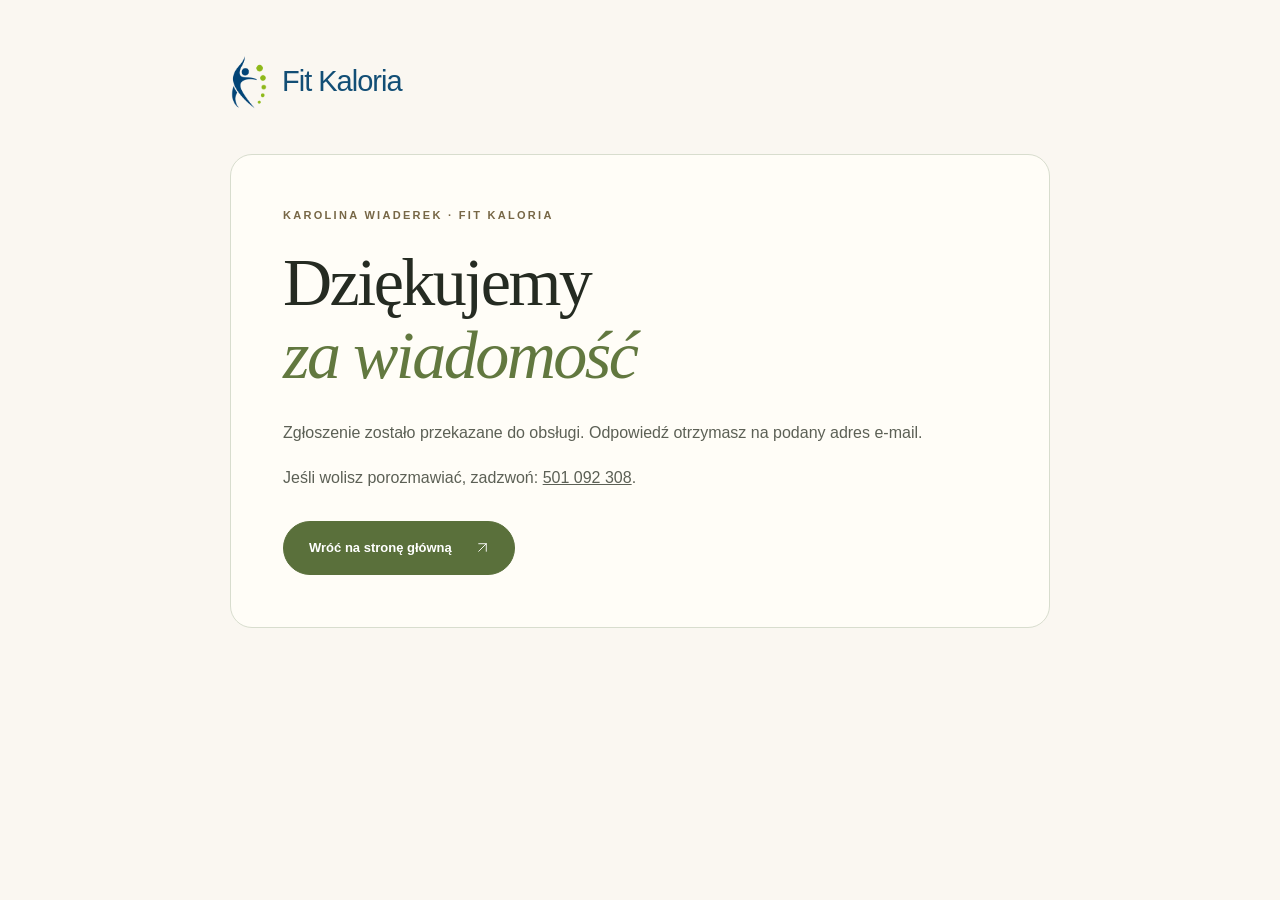
<file: dziekujemy.html>
<!doctype html><html lang="pl"><head><meta charset="utf-8"><meta name="viewport" content="width=device-width,initial-scale=1"><meta name="robots" content="noindex,follow"><title>Dziękujemy za wiadomość — Fit Kaloria</title><meta name="description" content="Dziękujemy za kontakt z poradnią Fit Kaloria Karoliny Wiaderek w Łodzi."><link rel="canonical" href="https://gipsdrill.github.io/fit-kaloria-natural-premium/dziekujemy.html"><link rel="stylesheet" href="style.css?v=51"><link rel="icon" href="favicon.ico?v=20" sizes="any"><link rel="icon" type="image/png" sizes="32x32" href="favicon-32.png?v=20"><link rel="icon" type="image/svg+xml" href="favicon.svg?v=20"><link rel="apple-touch-icon" sizes="180x180" href="apple-touch-icon.png?v=20"></head><body class="natural"><main class="message-confirmation"><a href="index.html" class="brand"><img src="logo-fit-kaloria.png" alt="" width="38" height="54"><span>Fit Kaloria</span></a><section class="confirmation-panel"><span class="eyebrow">KAROLINA WIADEREK · FIT KALORIA</span><h1>Dziękujemy<br><em>za wiadomość</em></h1><p>Zgłoszenie zostało przekazane do obsługi. Odpowiedź otrzymasz na podany adres e-mail.</p><p>Jeśli wolisz porozmawiać, zadzwoń: <a href="tel:+48501092308">501 092 308</a>.</p><a class="button" href="index.html">Wróć na stronę główną <span class="link-arrow" aria-hidden="true"><svg class="ui-arrow" viewBox="0 0 24 24" width="24" height="24" aria-hidden="true" focusable="false"><path d="M5 19 19 5M5 5h14v14"/></svg></span></a></section></main></body></html>
</file>
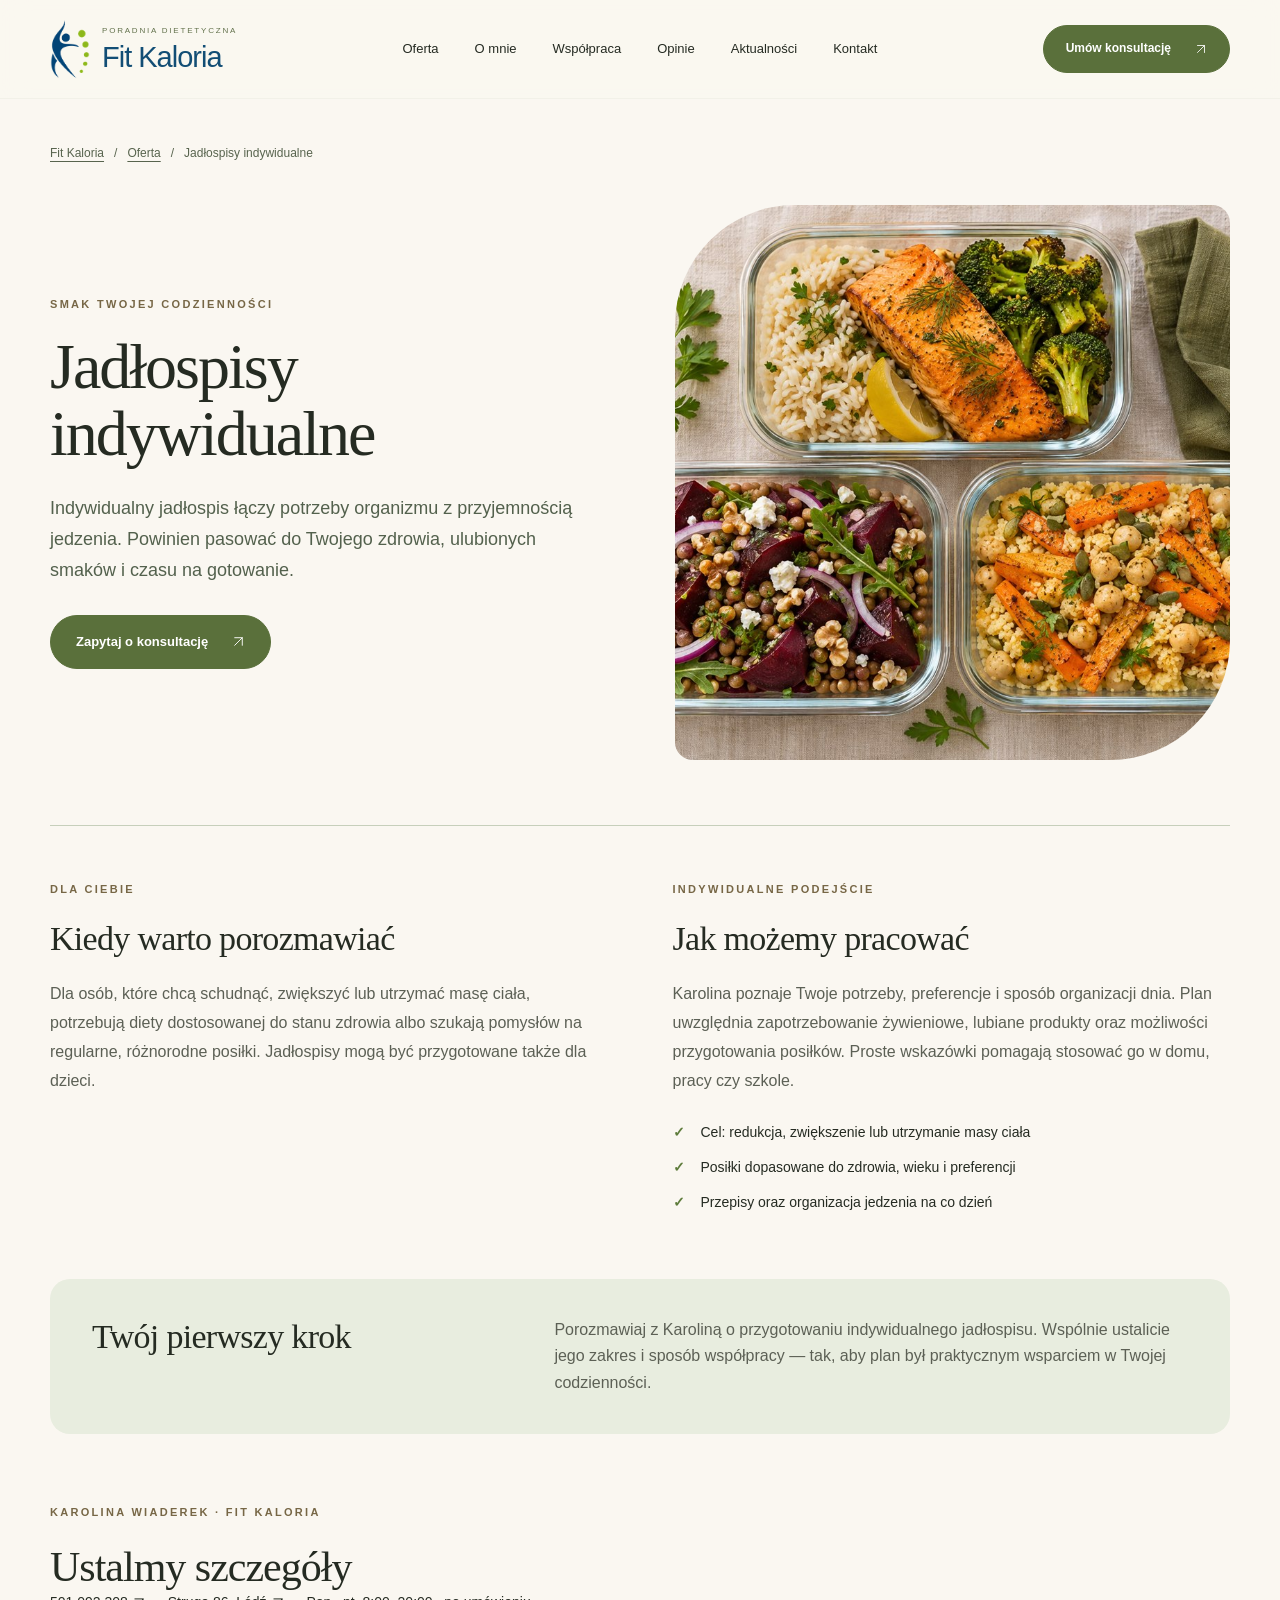
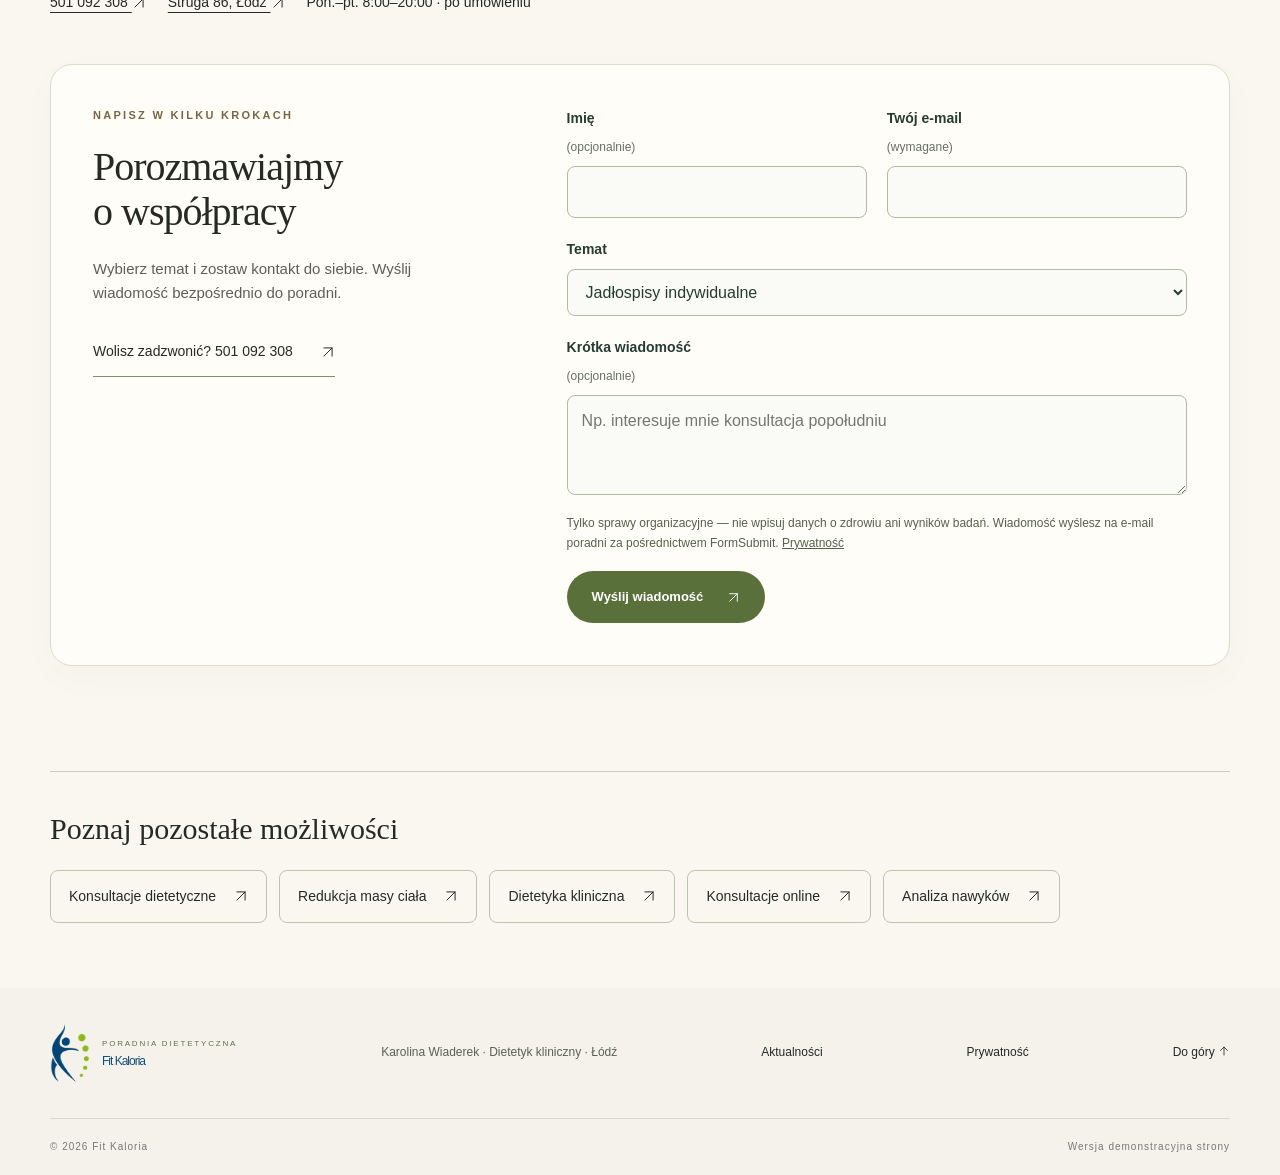
<file: jadlospisy-indywidualne.html>
<!doctype html><html lang="pl"><head><meta charset="utf-8"><meta name="viewport" content="width=device-width,initial-scale=1"><meta name="theme-color" content="#f7f3eb"><title>Jadłospisy indywidualne — dietetyk Łódź | Fit Kaloria</title><meta name="description" content="Indywidualne jadłospisy dla dorosłych i dzieci. Dieta dopasowana do zdrowia, celu i ulubionych smaków. Fit Kaloria — dietetyk Łódź i konsultacje online."><link rel="canonical" href="https://gipsdrill.github.io/fit-kaloria-natural-premium/jadlospisy-indywidualne.html"><link rel="icon" href="favicon.ico?v=20" sizes="any"><link rel="icon" type="image/png" sizes="32x32" href="favicon-32.png?v=20"><link rel="icon" type="image/svg+xml" href="favicon.svg?v=20"><link rel="apple-touch-icon" sizes="180x180" href="apple-touch-icon.png?v=20"><link rel="stylesheet" href="style.css?v=51"><script src="app.js?v=51" defer></script><script type="application/ld+json">{"@context":"https://schema.org","@type":"LocalBusiness","name":"Fit Kaloria — Karolina Wiaderek","description":"Poradnia dietetyczna w Łodzi. Karolina Wiaderek, magister dietetyki, dietetyk ogólny i kliniczny. Konsultacje dla dorosłych i dzieci, jadłospisy i edukacja żywieniowa.","url":"https://gipsdrill.github.io/fit-kaloria-natural-premium/","telephone":"+48 501 092 308","email":"karolina.wiaderek.dietetyk@gmail.com","address":{"@type":"PostalAddress","streetAddress":"ul. Andrzeja Struga 86","postalCode":"90-557","addressLocality":"Łódź","addressCountry":"PL"},"openingHours":["Mo-Fr 08:00-20:00"],"image":"https://gipsdrill.github.io/fit-kaloria-natural-premium/karolina-purple.jpg","@id":"https://gipsdrill.github.io/fit-kaloria-natural-premium/#poradnia","hasMap":"https://www.google.com/maps/place/Mgr+dietetyk+Karolina+Wiaderek+Poradnia+%22Fit+Kaloria%22/@51.7617247,19.4341873,17z/data=!3m1!4b1!4m5!3m4!1s0x471a35250b10f0a1:0xd8a62a814ab3b971!8m2!3d51.7617247!4d19.4341873","sameAs":["https://www.google.com/maps/place/Mgr+dietetyk+Karolina+Wiaderek+Poradnia+%22Fit+Kaloria%22/@51.7617247,19.4341873,17z/data=!3m1!4b1!4m5!3m4!1s0x471a35250b10f0a1:0xd8a62a814ab3b971!8m2!3d51.7617247!4d19.4341873","https://www.facebook.com/profile.php?id=100089357919979"],"geo":{"@type":"GeoCoordinates","latitude":51.7617247,"longitude":19.4341873},"areaServed":{"@type":"City","name":"Łódź"},"hasOfferCatalog":{"@type":"OfferCatalog","name":"Oferta Fit Kaloria","itemListElement":[{"@type":"Offer","itemOffered":{"@type":"Service","name":"Konsultacje dietetyczne","url":"https://gipsdrill.github.io/fit-kaloria-natural-premium/konsultacje-dietetyczne.html"}},{"@type":"Offer","itemOffered":{"@type":"Service","name":"Redukcja masy ciała","url":"https://gipsdrill.github.io/fit-kaloria-natural-premium/redukcja-masy-ciala.html"}},{"@type":"Offer","itemOffered":{"@type":"Service","name":"Dietetyka kliniczna","url":"https://gipsdrill.github.io/fit-kaloria-natural-premium/dietetyka-kliniczna.html"}},{"@type":"Offer","itemOffered":{"@type":"Service","name":"Jadłospisy indywidualne","url":"https://gipsdrill.github.io/fit-kaloria-natural-premium/jadlospisy-indywidualne.html"}},{"@type":"Offer","itemOffered":{"@type":"Service","name":"Konsultacje online","url":"https://gipsdrill.github.io/fit-kaloria-natural-premium/konsultacje-online.html"}},{"@type":"Offer","itemOffered":{"@type":"Service","name":"Analiza nawyków","url":"https://gipsdrill.github.io/fit-kaloria-natural-premium/analiza-nawykow.html"}},{"@type":"Offer","itemOffered":{"@type":"Service","name":"Analiza składu ciała","url":"https://gipsdrill.github.io/fit-kaloria-natural-premium/konsultacje-dietetyczne.html#zakres-wsparcia"}},{"@type":"Offer","itemOffered":{"@type":"Service","name":"Analiza stanu odżywienia","url":"https://gipsdrill.github.io/fit-kaloria-natural-premium/konsultacje-dietetyczne.html#zakres-wsparcia"}},{"@type":"Offer","itemOffered":{"@type":"Service","name":"Żywienie dzieci","url":"https://gipsdrill.github.io/fit-kaloria-natural-premium/konsultacje-dietetyczne.html#zakres-wsparcia"}},{"@type":"Offer","itemOffered":{"@type":"Service","name":"Warsztaty dietetyczne","url":"https://gipsdrill.github.io/fit-kaloria-natural-premium/konsultacje-online.html#warsztaty"}}]}}</script><script type="application/ld+json">{"@context":"https://schema.org","@graph":[{"@type":"Service","name":"Jadłospisy indywidualne","description":"Indywidualny jadłospis łączy potrzeby organizmu z przyjemnością jedzenia. Powinien pasować do Twojego zdrowia, ulubionych smaków i czasu na gotowanie.","url":"https://gipsdrill.github.io/fit-kaloria-natural-premium/jadlospisy-indywidualne.html","areaServed":{"@type":"City","name":"Łódź"},"provider":{"@type":"LocalBusiness","name":"Fit Kaloria — Karolina Wiaderek","url":"https://gipsdrill.github.io/fit-kaloria-natural-premium/","telephone":"+48501092308"}},{"@type":"BreadcrumbList","itemListElement":[{"@type":"ListItem","position":1,"name":"Fit Kaloria","item":"https://gipsdrill.github.io/fit-kaloria-natural-premium/"},{"@type":"ListItem","position":2,"name":"Jadłospisy indywidualne","item":"https://gipsdrill.github.io/fit-kaloria-natural-premium/jadlospisy-indywidualne.html"}]}]}</script><meta property="og:type" content="website"><meta property="og:locale" content="pl_PL"><meta property="og:site_name" content="Fit Kaloria — Poradnia Dietetyczna"><meta property="og:title" content="Jadłospisy indywidualne — Fit Kaloria"><meta property="og:description" content="Indywidualne jadłospisy dla dorosłych i dzieci. Dieta dopasowana do zdrowia, celu i ulubionych smaków. Fit Kaloria — dietetyk Łódź i konsultacje online."><meta property="og:url" content="https://gipsdrill.github.io/fit-kaloria-natural-premium/jadlospisy-indywidualne.html"><meta property="og:image" content="https://gipsdrill.github.io/fit-kaloria-natural-premium/fit-kaloria-social-v21.jpg"><meta property="og:image:secure_url" content="https://gipsdrill.github.io/fit-kaloria-natural-premium/fit-kaloria-social-v21.jpg"><meta property="og:image:type" content="image/jpeg"><meta property="og:image:width" content="1200"><meta property="og:image:height" content="630"><meta property="og:image:alt" content="Fit Kaloria — poradnia dietetyczna Karoliny Wiaderek. Portret dietetyczki na kremowym tle."><meta name="twitter:card" content="summary_large_image"><meta name="twitter:title" content="Jadłospisy indywidualne — Fit Kaloria"><meta name="twitter:description" content="Plan posiłków powinien pasować do Twojego życia — smaków, czasu na gotowanie i rytmu dnia."><meta name="twitter:image" content="https://gipsdrill.github.io/fit-kaloria-natural-premium/fit-kaloria-social-v21.jpg"><meta name="twitter:image:alt" content="Fit Kaloria — poradnia dietetyczna Karoliny Wiaderek. Portret dietetyczki na kremowym tle."></head><body class="natural service-page" id="top"><a href="#main" class="skip-link">Przejdź do treści</a><header class="site-header" id="start"><div class="container header-inner"><a class="brand" href="index.html" aria-label="Fit Kaloria — początek strony"><img class="brand-mark" src="logo-fit-kaloria.png" alt="" aria-hidden="true" width="213" height="320"><span><small>PORADNIA DIETETYCZNA</small>Fit Kaloria</span></a><nav class="desktop-nav" aria-label="Nawigacja główna"><a href="index.html#oferta">Oferta</a><a href="index.html#o-mnie">O mnie</a><a href="index.html#proces">Współpraca</a><a href="index.html#opinie">Opinie</a><a href="aktualnosci.html">Aktualności</a><a href="#kontakt">Kontakt</a></nav><a class="button header-cta" href="#kontakt">Umów konsultację <span class="link-arrow"><svg class="ui-arrow" viewBox="0 0 24 24" width="24" height="24" aria-hidden="true" focusable="false"><path d="M5 19 19 5M5 5h14v14"/></svg></span></a><button class="menu-toggle" aria-expanded="false" aria-controls="mobile-menu">Menu <span aria-hidden="true">☰</span></button></div><nav id="mobile-menu" class="mobile-menu" aria-label="Nawigacja mobilna" hidden><a href="index.html#oferta">Oferta</a><a href="index.html#o-mnie">O mnie</a><a href="index.html#proces">Współpraca</a><a href="index.html#opinie">Opinie</a><a href="aktualnosci.html">Aktualności</a><a href="#kontakt">Kontakt</a></nav></header><main id="main" class="service-main"><div class="container"><nav class="service-breadcrumb" aria-label="Ścieżka strony"><a href="index.html">Fit Kaloria</a><span aria-hidden="true">/</span><a href="index.html#oferta">Oferta</a><span aria-hidden="true">/</span><span aria-current="page">Jadłospisy indywidualne</span></nav><section class="service-hero" aria-labelledby="service-title"><div><span class="eyebrow">SMAK TWOJEJ CODZIENNOŚCI</span><h1 id="service-title">Jadłospisy indywidualne</h1><p class="service-lead">Indywidualny jadłospis łączy potrzeby organizmu z przyjemnością jedzenia. Powinien pasować do Twojego zdrowia, ulubionych smaków i czasu na gotowanie.</p><a class="button" href="#kontakt">Zapytaj o konsultację <span class="link-arrow" aria-hidden="true"><svg class="ui-arrow" viewBox="0 0 24 24" width="24" height="24" aria-hidden="true" focusable="false"><path d="M5 19 19 5M5 5h14v14"/></svg></span></a></div><figure><img src="mealplan.jpg" alt="Różnorodne posiłki z warzywami, rybą, kaszą i strączkami" width="1400" height="933" fetchpriority="high"></figure></section><section class="service-context" aria-label="O usłudze"><div><span class="eyebrow">DLA CIEBIE</span><h2>Kiedy warto porozmawiać</h2><p>Dla osób, które chcą schudnąć, zwiększyć lub utrzymać masę ciała, potrzebują diety dostosowanej do stanu zdrowia albo szukają pomysłów na regularne, różnorodne posiłki. Jadłospisy mogą być przygotowane także dla dzieci.</p></div><div><span class="eyebrow">INDYWIDUALNE PODEJŚCIE</span><h2>Jak możemy pracować</h2><p>Karolina poznaje Twoje potrzeby, preferencje i sposób organizacji dnia. Plan uwzględnia zapotrzebowanie żywieniowe, lubiane produkty oraz możliwości przygotowania posiłków. Proste wskazówki pomagają stosować go w domu, pracy czy szkole.</p><ul><li>Cel: redukcja, zwiększenie lub utrzymanie masy ciała</li><li>Posiłki dopasowane do zdrowia, wieku i preferencji</li><li>Przepisy oraz organizacja jedzenia na co dzień</li></ul></div></section><section class="service-next"><h2>Twój pierwszy krok</h2><p>Porozmawiaj z Karoliną o przygotowaniu indywidualnego jadłospisu. Wspólnie ustalicie jego zakres i sposób współpracy — tak, aby plan był praktycznym wsparciem w Twojej codzienności.</p></section><section class="service-contact" id="kontakt"><span class="eyebrow">KAROLINA WIADEREK · FIT KALORIA</span><h2>Ustalmy szczegóły</h2><div class="service-contact-line"><a href="tel:+48501092308">501 092 308 <span class="link-arrow" aria-hidden="true"><svg class="ui-arrow" viewBox="0 0 24 24" width="24" height="24" aria-hidden="true" focusable="false"><path d="M5 19 19 5M5 5h14v14"/></svg></span></a><a href="https://www.google.com/maps/place/Mgr+dietetyk+Karolina+Wiaderek+Poradnia+%22Fit+Kaloria%22/@51.7617247,19.4341873,17z/data=!3m1!4b1!4m5!3m4!1s0x471a35250b10f0a1:0xd8a62a814ab3b971!8m2!3d51.7617247!4d19.4341873" target="_blank" rel="noopener noreferrer">Struga 86, Łódź <span class="link-arrow" aria-hidden="true"><svg class="ui-arrow" viewBox="0 0 24 24" width="24" height="24" aria-hidden="true" focusable="false"><path d="M5 19 19 5M5 5h14v14"/></svg></span></a><span>Pon.–pt. 8:00–20:00 · po umówieniu</span></div><div class="quick-contact" id="formularz"><div class="quick-contact-intro"><span class="eyebrow">NAPISZ W KILKU KROKACH</span><h3>Porozmawiajmy<br>o współpracy</h3><p>Wybierz temat i zostaw kontakt do siebie. Wyślij wiadomość bezpośrednio do poradni.</p><a href="tel:+48501092308" class="text-link">Wolisz zadzwonić? 501 092 308 <span class="link-arrow" aria-hidden="true"><svg class="ui-arrow" viewBox="0 0 24 24" width="24" height="24" aria-hidden="true" focusable="false"><path d="M5 19 19 5M5 5h14v14"/></svg></span></a></div><form class="contact-form" action="https://formsubmit.co/karolina.wiaderek.dietetyk@gmail.com" method="POST" accept-charset="UTF-8" aria-label="Szybki kontakt" aria-describedby="form-note"><input type="hidden" name="_subject" value="Fit Kaloria — wiadomość z formularza kontaktowego"><input type="hidden" name="_template" value="table"><input type="hidden" name="_next" value="https://gipsdrill.github.io/fit-kaloria-natural-premium/dziekujemy.html"><div class="contact-honeypot" aria-hidden="true"><label>Pozostaw to pole puste<input type="text" name="_honey" tabindex="-1" autocomplete="off"></label></div><fieldset class="form-fields"><legend class="visually-hidden">Dane kontaktowe i temat rozmowy</legend><label>Imię <span>(opcjonalnie)</span><input name="name" autocomplete="given-name" maxlength="60"></label><label>Twój e-mail <span>(wymagane)</span><input name="email" type="email" autocomplete="email" required maxlength="150"></label><label class="field-wide">Temat<select name="topic"><option>Termin konsultacji</option><option>Oferta i cennik</option><option>Konsultacje dietetyczne</option><option>Redukcja masy ciała</option><option>Dietetyka kliniczna</option><option selected>Jadłospisy indywidualne</option><option>Konsultacje online</option><option>Analiza nawyków</option><option>Warsztaty dietetyczne</option></select></label><label class="field-wide">Krótka wiadomość <span>(opcjonalnie)</span><textarea name="message" rows="3" maxlength="600" placeholder="Np. interesuje mnie konsultacja popołudniu"></textarea></label></fieldset><p id="form-note" class="form-note">Tylko sprawy organizacyjne — nie wpisuj danych o zdrowiu ani wyników badań. Wiadomość wyślesz na e-mail poradni za pośrednictwem FormSubmit. <a href="prywatnosc.html">Prywatność</a></p><button class="button form-submit" type="submit">Wyślij wiadomość <span class="link-arrow" aria-hidden="true"><svg class="ui-arrow" viewBox="0 0 24 24" width="24" height="24" aria-hidden="true" focusable="false"><path d="M5 19 19 5M5 5h14v14"/></svg></span></button></form></div></section><nav class="service-related" aria-label="Pozostałe usługi"><h2>Poznaj pozostałe możliwości</h2><div class="related-links"><a href="konsultacje-dietetyczne.html">Konsultacje dietetyczne <span class="link-arrow" aria-hidden="true"><svg class="ui-arrow" viewBox="0 0 24 24" width="24" height="24" aria-hidden="true" focusable="false"><path d="M5 19 19 5M5 5h14v14"/></svg></span></a><a href="redukcja-masy-ciala.html">Redukcja masy ciała <span class="link-arrow" aria-hidden="true"><svg class="ui-arrow" viewBox="0 0 24 24" width="24" height="24" aria-hidden="true" focusable="false"><path d="M5 19 19 5M5 5h14v14"/></svg></span></a><a href="dietetyka-kliniczna.html">Dietetyka kliniczna <span class="link-arrow" aria-hidden="true"><svg class="ui-arrow" viewBox="0 0 24 24" width="24" height="24" aria-hidden="true" focusable="false"><path d="M5 19 19 5M5 5h14v14"/></svg></span></a><a href="konsultacje-online.html">Konsultacje online <span class="link-arrow" aria-hidden="true"><svg class="ui-arrow" viewBox="0 0 24 24" width="24" height="24" aria-hidden="true" focusable="false"><path d="M5 19 19 5M5 5h14v14"/></svg></span></a><a href="analiza-nawykow.html">Analiza nawyków <span class="link-arrow" aria-hidden="true"><svg class="ui-arrow" viewBox="0 0 24 24" width="24" height="24" aria-hidden="true" focusable="false"><path d="M5 19 19 5M5 5h14v14"/></svg></span></a></div></nav></div></main><footer><div class="container footer-inner"><a class="brand" href="index.html" aria-label="Fit Kaloria — początek strony"><img class="brand-mark" src="logo-fit-kaloria.png" alt="" aria-hidden="true" width="213" height="320"><span><small>PORADNIA DIETETYCZNA</small>Fit Kaloria</span></a><p>Karolina Wiaderek · Dietetyk kliniczny · Łódź</p><a href="aktualnosci.html">Aktualności</a><a href="prywatnosc.html">Prywatność</a><a href="index.html">Do góry <svg class="ui-arrow" viewBox="0 0 24 24" width="24" height="24" aria-hidden="true" focusable="false"><path d="M12 20V4m-7 7 7-7 7 7"/></svg></a></div><div class="container footer-bottom"><span>© 2026 Fit Kaloria</span><span>Wersja demonstracyjna strony</span></div></footer></body></html>
</file>
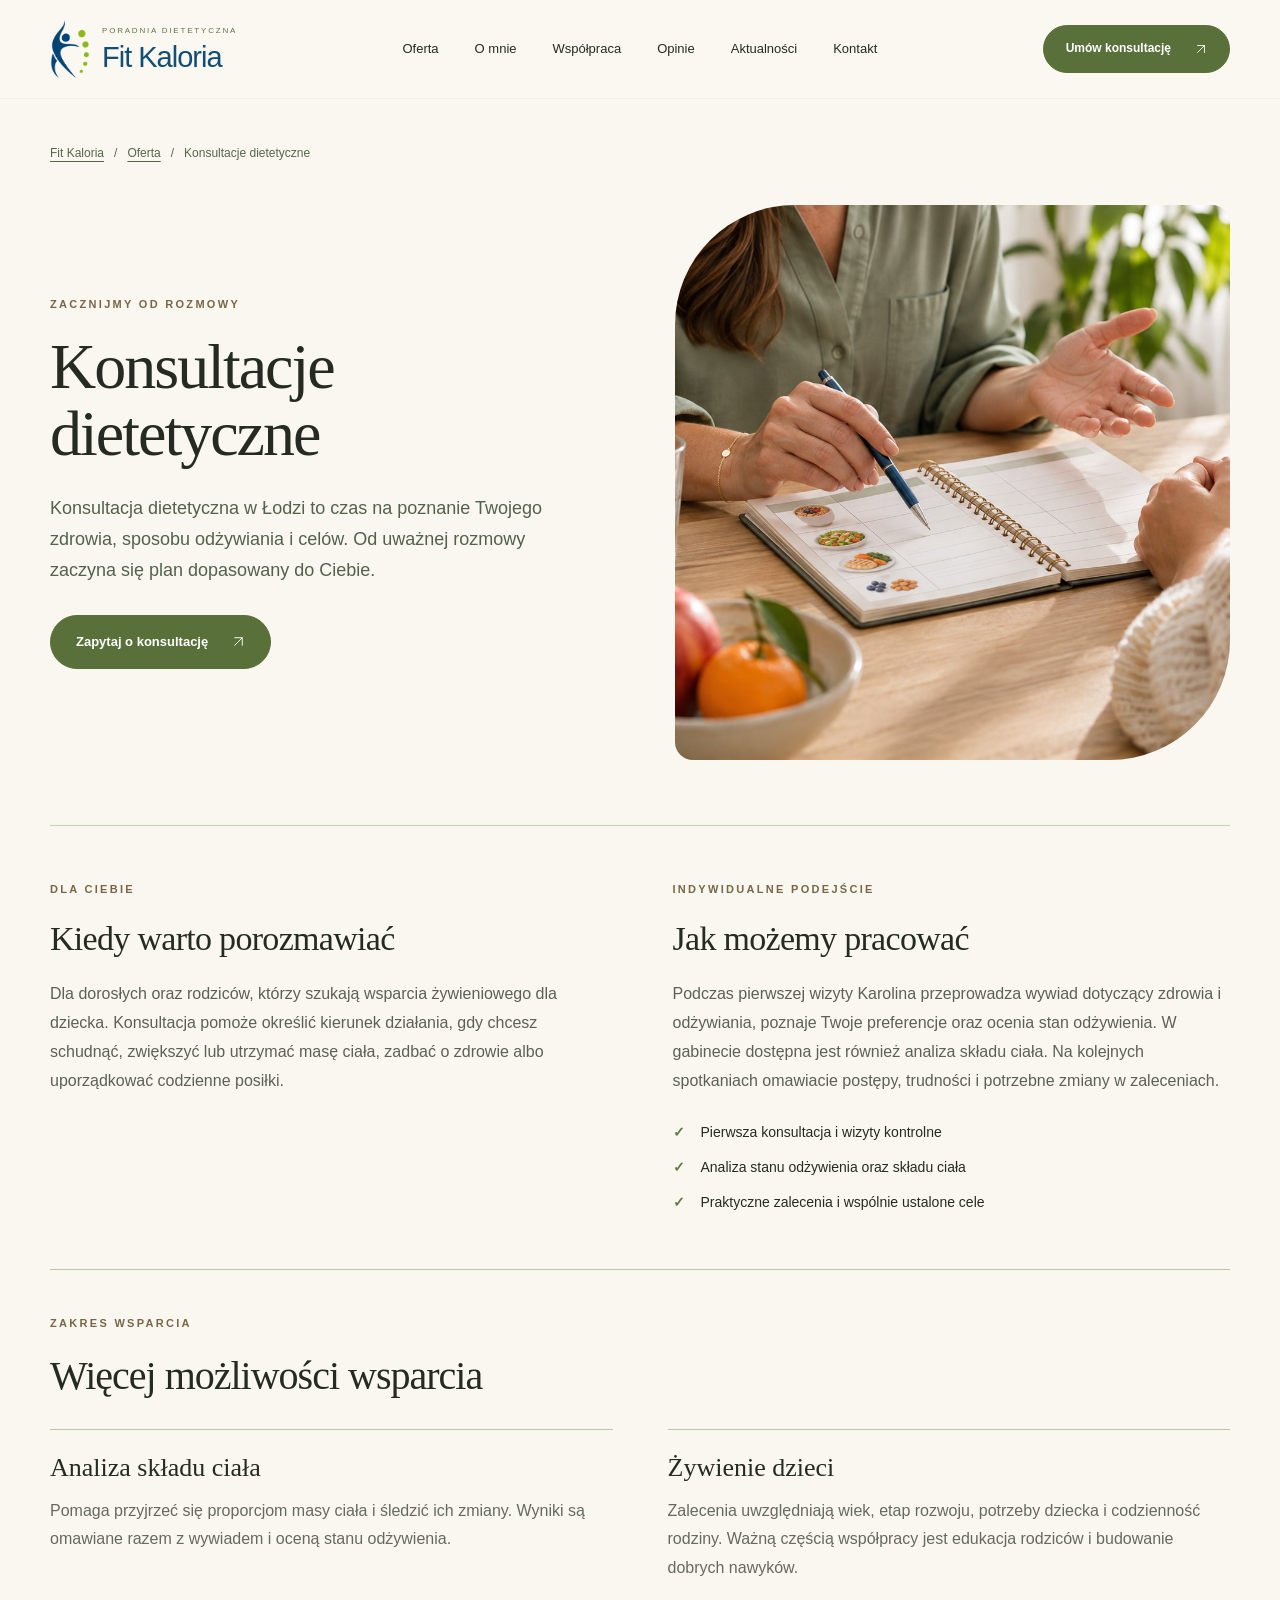
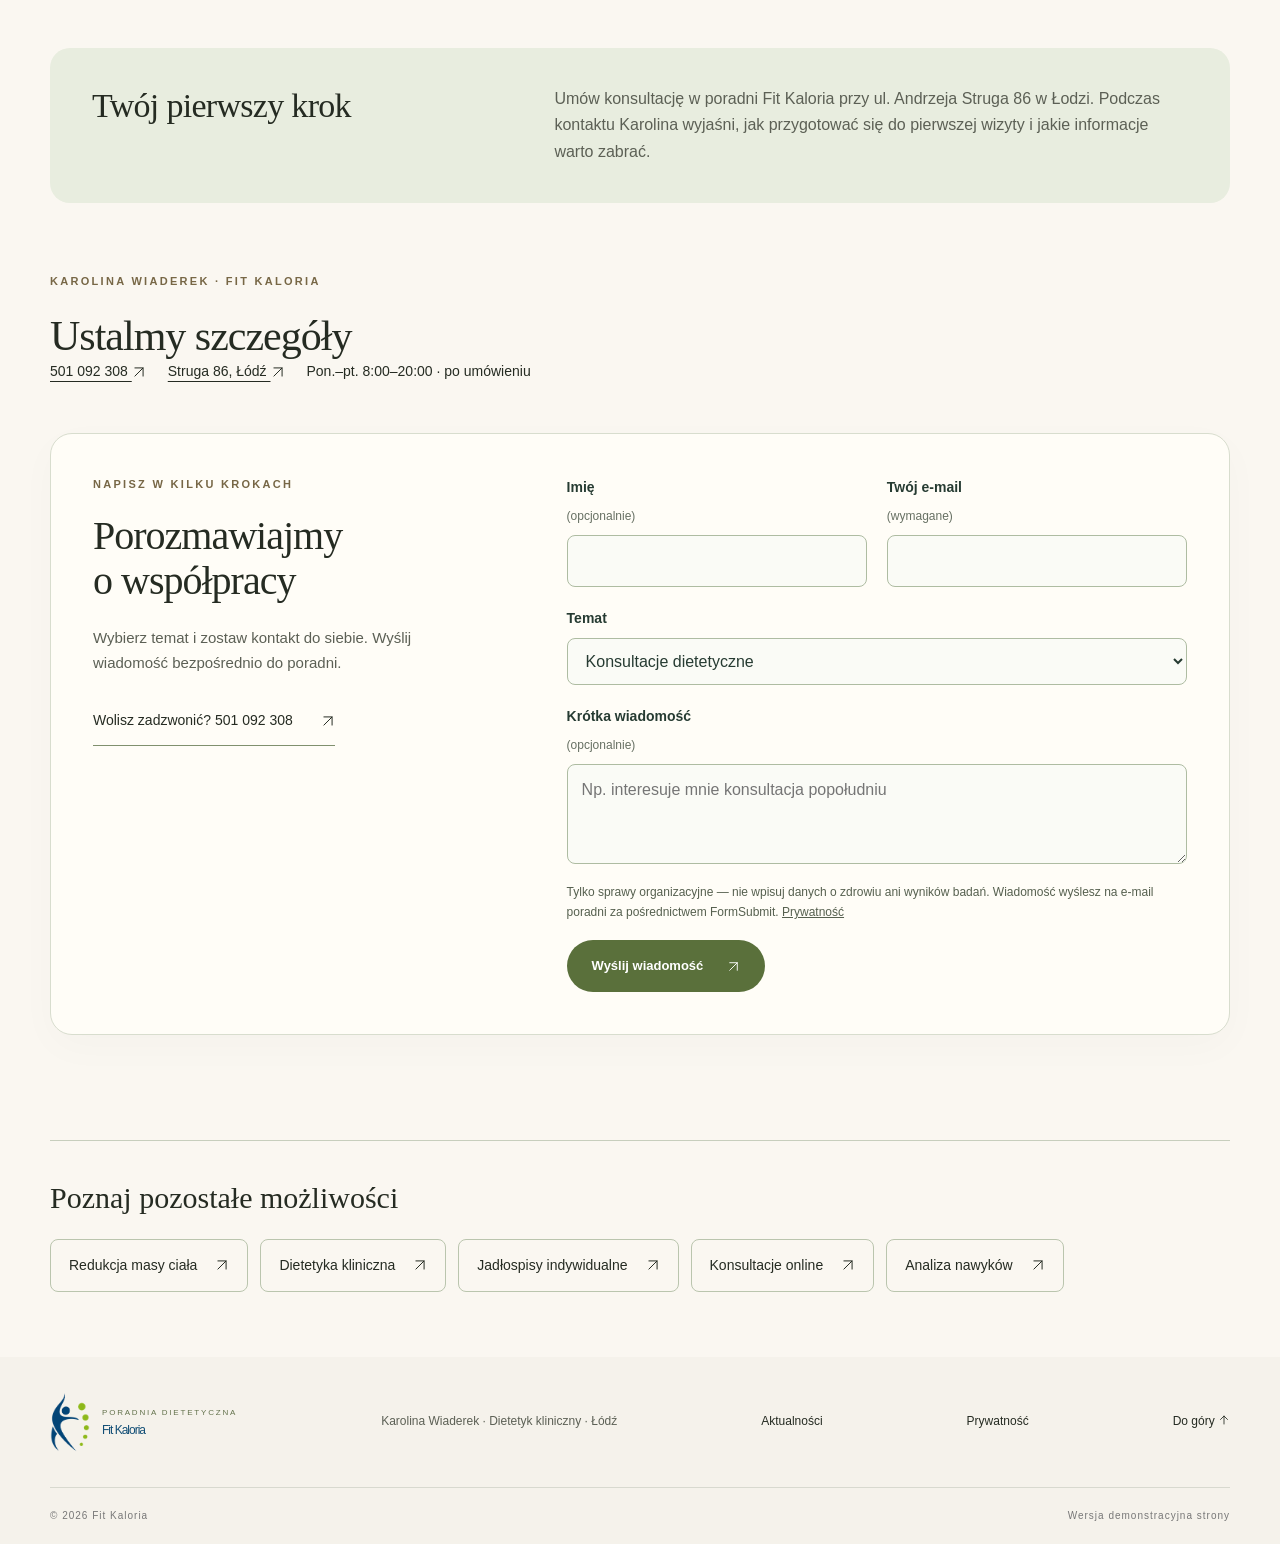
<file: konsultacje-dietetyczne.html>
<!doctype html><html lang="pl"><head><meta charset="utf-8"><meta name="viewport" content="width=device-width,initial-scale=1"><meta name="theme-color" content="#f7f3eb"><title>Konsultacje dietetyczne — dietetyk Łódź | Fit Kaloria</title><meta name="description" content="Konsultacje dietetyczne w Łodzi: pierwsza wizyta, analiza składu ciała i stanu odżywienia. Karolina Wiaderek, Fit Kaloria — wsparcie dorosłych i dzieci."><link rel="canonical" href="https://gipsdrill.github.io/fit-kaloria-natural-premium/konsultacje-dietetyczne.html"><link rel="icon" href="favicon.ico?v=20" sizes="any"><link rel="icon" type="image/png" sizes="32x32" href="favicon-32.png?v=20"><link rel="icon" type="image/svg+xml" href="favicon.svg?v=20"><link rel="apple-touch-icon" sizes="180x180" href="apple-touch-icon.png?v=20"><link rel="stylesheet" href="style.css?v=51"><script src="app.js?v=51" defer></script><script type="application/ld+json">{"@context":"https://schema.org","@type":"LocalBusiness","name":"Fit Kaloria — Karolina Wiaderek","description":"Poradnia dietetyczna w Łodzi. Karolina Wiaderek, magister dietetyki, dietetyk ogólny i kliniczny. Konsultacje dla dorosłych i dzieci, jadłospisy i edukacja żywieniowa.","url":"https://gipsdrill.github.io/fit-kaloria-natural-premium/","telephone":"+48 501 092 308","email":"karolina.wiaderek.dietetyk@gmail.com","address":{"@type":"PostalAddress","streetAddress":"ul. Andrzeja Struga 86","postalCode":"90-557","addressLocality":"Łódź","addressCountry":"PL"},"openingHours":["Mo-Fr 08:00-20:00"],"image":"https://gipsdrill.github.io/fit-kaloria-natural-premium/karolina-purple.jpg","@id":"https://gipsdrill.github.io/fit-kaloria-natural-premium/#poradnia","hasMap":"https://www.google.com/maps/place/Mgr+dietetyk+Karolina+Wiaderek+Poradnia+%22Fit+Kaloria%22/@51.7617247,19.4341873,17z/data=!3m1!4b1!4m5!3m4!1s0x471a35250b10f0a1:0xd8a62a814ab3b971!8m2!3d51.7617247!4d19.4341873","sameAs":["https://www.google.com/maps/place/Mgr+dietetyk+Karolina+Wiaderek+Poradnia+%22Fit+Kaloria%22/@51.7617247,19.4341873,17z/data=!3m1!4b1!4m5!3m4!1s0x471a35250b10f0a1:0xd8a62a814ab3b971!8m2!3d51.7617247!4d19.4341873","https://www.facebook.com/profile.php?id=100089357919979"],"geo":{"@type":"GeoCoordinates","latitude":51.7617247,"longitude":19.4341873},"areaServed":{"@type":"City","name":"Łódź"},"hasOfferCatalog":{"@type":"OfferCatalog","name":"Oferta Fit Kaloria","itemListElement":[{"@type":"Offer","itemOffered":{"@type":"Service","name":"Konsultacje dietetyczne","url":"https://gipsdrill.github.io/fit-kaloria-natural-premium/konsultacje-dietetyczne.html"}},{"@type":"Offer","itemOffered":{"@type":"Service","name":"Redukcja masy ciała","url":"https://gipsdrill.github.io/fit-kaloria-natural-premium/redukcja-masy-ciala.html"}},{"@type":"Offer","itemOffered":{"@type":"Service","name":"Dietetyka kliniczna","url":"https://gipsdrill.github.io/fit-kaloria-natural-premium/dietetyka-kliniczna.html"}},{"@type":"Offer","itemOffered":{"@type":"Service","name":"Jadłospisy indywidualne","url":"https://gipsdrill.github.io/fit-kaloria-natural-premium/jadlospisy-indywidualne.html"}},{"@type":"Offer","itemOffered":{"@type":"Service","name":"Konsultacje online","url":"https://gipsdrill.github.io/fit-kaloria-natural-premium/konsultacje-online.html"}},{"@type":"Offer","itemOffered":{"@type":"Service","name":"Analiza nawyków","url":"https://gipsdrill.github.io/fit-kaloria-natural-premium/analiza-nawykow.html"}},{"@type":"Offer","itemOffered":{"@type":"Service","name":"Analiza składu ciała","url":"https://gipsdrill.github.io/fit-kaloria-natural-premium/konsultacje-dietetyczne.html#zakres-wsparcia"}},{"@type":"Offer","itemOffered":{"@type":"Service","name":"Analiza stanu odżywienia","url":"https://gipsdrill.github.io/fit-kaloria-natural-premium/konsultacje-dietetyczne.html#zakres-wsparcia"}},{"@type":"Offer","itemOffered":{"@type":"Service","name":"Żywienie dzieci","url":"https://gipsdrill.github.io/fit-kaloria-natural-premium/konsultacje-dietetyczne.html#zakres-wsparcia"}},{"@type":"Offer","itemOffered":{"@type":"Service","name":"Warsztaty dietetyczne","url":"https://gipsdrill.github.io/fit-kaloria-natural-premium/konsultacje-online.html#warsztaty"}}]}}</script><script type="application/ld+json">{"@context":"https://schema.org","@graph":[{"@type":"Service","name":"Konsultacje dietetyczne","description":"Konsultacja dietetyczna w Łodzi to czas na poznanie Twojego zdrowia, sposobu odżywiania i celów. Od uważnej rozmowy zaczyna się plan dopasowany do Ciebie.","url":"https://gipsdrill.github.io/fit-kaloria-natural-premium/konsultacje-dietetyczne.html","areaServed":{"@type":"City","name":"Łódź"},"provider":{"@type":"LocalBusiness","name":"Fit Kaloria — Karolina Wiaderek","url":"https://gipsdrill.github.io/fit-kaloria-natural-premium/","telephone":"+48501092308"}},{"@type":"BreadcrumbList","itemListElement":[{"@type":"ListItem","position":1,"name":"Fit Kaloria","item":"https://gipsdrill.github.io/fit-kaloria-natural-premium/"},{"@type":"ListItem","position":2,"name":"Konsultacje dietetyczne","item":"https://gipsdrill.github.io/fit-kaloria-natural-premium/konsultacje-dietetyczne.html"}]}]}</script><meta property="og:type" content="website"><meta property="og:locale" content="pl_PL"><meta property="og:site_name" content="Fit Kaloria — Poradnia Dietetyczna"><meta property="og:title" content="Konsultacje dietetyczne — Fit Kaloria"><meta property="og:description" content="Konsultacje dietetyczne w Łodzi: pierwsza wizyta, analiza składu ciała i stanu odżywienia. Karolina Wiaderek, Fit Kaloria — wsparcie dorosłych i dzieci."><meta property="og:url" content="https://gipsdrill.github.io/fit-kaloria-natural-premium/konsultacje-dietetyczne.html"><meta property="og:image" content="https://gipsdrill.github.io/fit-kaloria-natural-premium/fit-kaloria-social-v21.jpg"><meta property="og:image:secure_url" content="https://gipsdrill.github.io/fit-kaloria-natural-premium/fit-kaloria-social-v21.jpg"><meta property="og:image:type" content="image/jpeg"><meta property="og:image:width" content="1200"><meta property="og:image:height" content="630"><meta property="og:image:alt" content="Fit Kaloria — poradnia dietetyczna Karoliny Wiaderek. Portret dietetyczki na kremowym tle."><meta name="twitter:card" content="summary_large_image"><meta name="twitter:title" content="Konsultacje dietetyczne — Fit Kaloria"><meta name="twitter:description" content="Twoja codzienność jest punktem wyjścia. Przyjrzyjmy się temu, jak jesz, czego potrzebujesz i co chcesz zmienić."><meta name="twitter:image" content="https://gipsdrill.github.io/fit-kaloria-natural-premium/fit-kaloria-social-v21.jpg"><meta name="twitter:image:alt" content="Fit Kaloria — poradnia dietetyczna Karoliny Wiaderek. Portret dietetyczki na kremowym tle."></head><body class="natural service-page" id="top"><a href="#main" class="skip-link">Przejdź do treści</a><header class="site-header" id="start"><div class="container header-inner"><a class="brand" href="index.html" aria-label="Fit Kaloria — początek strony"><img class="brand-mark" src="logo-fit-kaloria.png" alt="" aria-hidden="true" width="213" height="320"><span><small>PORADNIA DIETETYCZNA</small>Fit Kaloria</span></a><nav class="desktop-nav" aria-label="Nawigacja główna"><a href="index.html#oferta">Oferta</a><a href="index.html#o-mnie">O mnie</a><a href="index.html#proces">Współpraca</a><a href="index.html#opinie">Opinie</a><a href="aktualnosci.html">Aktualności</a><a href="#kontakt">Kontakt</a></nav><a class="button header-cta" href="#kontakt">Umów konsultację <span class="link-arrow"><svg class="ui-arrow" viewBox="0 0 24 24" width="24" height="24" aria-hidden="true" focusable="false"><path d="M5 19 19 5M5 5h14v14"/></svg></span></a><button class="menu-toggle" aria-expanded="false" aria-controls="mobile-menu">Menu <span aria-hidden="true">☰</span></button></div><nav id="mobile-menu" class="mobile-menu" aria-label="Nawigacja mobilna" hidden><a href="index.html#oferta">Oferta</a><a href="index.html#o-mnie">O mnie</a><a href="index.html#proces">Współpraca</a><a href="index.html#opinie">Opinie</a><a href="aktualnosci.html">Aktualności</a><a href="#kontakt">Kontakt</a></nav></header><main id="main" class="service-main"><div class="container"><nav class="service-breadcrumb" aria-label="Ścieżka strony"><a href="index.html">Fit Kaloria</a><span aria-hidden="true">/</span><a href="index.html#oferta">Oferta</a><span aria-hidden="true">/</span><span aria-current="page">Konsultacje dietetyczne</span></nav><section class="service-hero" aria-labelledby="service-title"><div><span class="eyebrow">ZACZNIJMY OD ROZMOWY</span><h1 id="service-title">Konsultacje dietetyczne</h1><p class="service-lead">Konsultacja dietetyczna w Łodzi to czas na poznanie Twojego zdrowia, sposobu odżywiania i celów. Od uważnej rozmowy zaczyna się plan dopasowany do Ciebie.</p><a class="button" href="#kontakt">Zapytaj o konsultację <span class="link-arrow" aria-hidden="true"><svg class="ui-arrow" viewBox="0 0 24 24" width="24" height="24" aria-hidden="true" focusable="false"><path d="M5 19 19 5M5 5h14v14"/></svg></span></a></div><figure><img src="consultation-premium.jpg" alt="Rozmowa przy stole i wspólne omawianie planu posiłków — fotografia ilustracyjna" width="1400" height="933" fetchpriority="high"></figure></section><section class="service-context" aria-label="O usłudze"><div><span class="eyebrow">DLA CIEBIE</span><h2>Kiedy warto porozmawiać</h2><p>Dla dorosłych oraz rodziców, którzy szukają wsparcia żywieniowego dla dziecka. Konsultacja pomoże określić kierunek działania, gdy chcesz schudnąć, zwiększyć lub utrzymać masę ciała, zadbać o zdrowie albo uporządkować codzienne posiłki.</p></div><div><span class="eyebrow">INDYWIDUALNE PODEJŚCIE</span><h2>Jak możemy pracować</h2><p>Podczas pierwszej wizyty Karolina przeprowadza wywiad dotyczący zdrowia i odżywiania, poznaje Twoje preferencje oraz ocenia stan odżywienia. W gabinecie dostępna jest również analiza składu ciała. Na kolejnych spotkaniach omawiacie postępy, trudności i potrzebne zmiany w zaleceniach.</p><ul><li>Pierwsza konsultacja i wizyty kontrolne</li><li>Analiza stanu odżywienia oraz składu ciała</li><li>Praktyczne zalecenia i wspólnie ustalone cele</li></ul></div></section><section class="service-details" id="zakres-wsparcia" aria-labelledby="support-title"><span class="eyebrow">ZAKRES WSPARCIA</span><h2 id="support-title">Więcej możliwości wsparcia</h2><div class="service-details-grid"><article><h3>Analiza składu ciała</h3><p>Pomaga przyjrzeć się proporcjom masy ciała i śledzić ich zmiany. Wyniki są omawiane razem z wywiadem i oceną stanu odżywienia.</p></article><article><h3>Żywienie dzieci</h3><p>Zalecenia uwzględniają wiek, etap rozwoju, potrzeby dziecka i codzienność rodziny. Ważną częścią współpracy jest edukacja rodziców i budowanie dobrych nawyków.</p></article></div></section><section class="service-next"><h2>Twój pierwszy krok</h2><p>Umów konsultację w poradni Fit Kaloria przy ul. Andrzeja Struga 86 w Łodzi. Podczas kontaktu Karolina wyjaśni, jak przygotować się do pierwszej wizyty i jakie informacje warto zabrać.</p></section><section class="service-contact" id="kontakt"><span class="eyebrow">KAROLINA WIADEREK · FIT KALORIA</span><h2>Ustalmy szczegóły</h2><div class="service-contact-line"><a href="tel:+48501092308">501 092 308 <span class="link-arrow" aria-hidden="true"><svg class="ui-arrow" viewBox="0 0 24 24" width="24" height="24" aria-hidden="true" focusable="false"><path d="M5 19 19 5M5 5h14v14"/></svg></span></a><a href="https://www.google.com/maps/place/Mgr+dietetyk+Karolina+Wiaderek+Poradnia+%22Fit+Kaloria%22/@51.7617247,19.4341873,17z/data=!3m1!4b1!4m5!3m4!1s0x471a35250b10f0a1:0xd8a62a814ab3b971!8m2!3d51.7617247!4d19.4341873" target="_blank" rel="noopener noreferrer">Struga 86, Łódź <span class="link-arrow" aria-hidden="true"><svg class="ui-arrow" viewBox="0 0 24 24" width="24" height="24" aria-hidden="true" focusable="false"><path d="M5 19 19 5M5 5h14v14"/></svg></span></a><span>Pon.–pt. 8:00–20:00 · po umówieniu</span></div><div class="quick-contact" id="formularz"><div class="quick-contact-intro"><span class="eyebrow">NAPISZ W KILKU KROKACH</span><h3>Porozmawiajmy<br>o współpracy</h3><p>Wybierz temat i zostaw kontakt do siebie. Wyślij wiadomość bezpośrednio do poradni.</p><a href="tel:+48501092308" class="text-link">Wolisz zadzwonić? 501 092 308 <span class="link-arrow" aria-hidden="true"><svg class="ui-arrow" viewBox="0 0 24 24" width="24" height="24" aria-hidden="true" focusable="false"><path d="M5 19 19 5M5 5h14v14"/></svg></span></a></div><form class="contact-form" action="https://formsubmit.co/karolina.wiaderek.dietetyk@gmail.com" method="POST" accept-charset="UTF-8" aria-label="Szybki kontakt" aria-describedby="form-note"><input type="hidden" name="_subject" value="Fit Kaloria — wiadomość z formularza kontaktowego"><input type="hidden" name="_template" value="table"><input type="hidden" name="_next" value="https://gipsdrill.github.io/fit-kaloria-natural-premium/dziekujemy.html"><div class="contact-honeypot" aria-hidden="true"><label>Pozostaw to pole puste<input type="text" name="_honey" tabindex="-1" autocomplete="off"></label></div><fieldset class="form-fields"><legend class="visually-hidden">Dane kontaktowe i temat rozmowy</legend><label>Imię <span>(opcjonalnie)</span><input name="name" autocomplete="given-name" maxlength="60"></label><label>Twój e-mail <span>(wymagane)</span><input name="email" type="email" autocomplete="email" required maxlength="150"></label><label class="field-wide">Temat<select name="topic"><option>Termin konsultacji</option><option>Oferta i cennik</option><option selected>Konsultacje dietetyczne</option><option>Redukcja masy ciała</option><option>Dietetyka kliniczna</option><option>Jadłospisy indywidualne</option><option>Konsultacje online</option><option>Analiza nawyków</option><option>Warsztaty dietetyczne</option></select></label><label class="field-wide">Krótka wiadomość <span>(opcjonalnie)</span><textarea name="message" rows="3" maxlength="600" placeholder="Np. interesuje mnie konsultacja popołudniu"></textarea></label></fieldset><p id="form-note" class="form-note">Tylko sprawy organizacyjne — nie wpisuj danych o zdrowiu ani wyników badań. Wiadomość wyślesz na e-mail poradni za pośrednictwem FormSubmit. <a href="prywatnosc.html">Prywatność</a></p><button class="button form-submit" type="submit">Wyślij wiadomość <span class="link-arrow" aria-hidden="true"><svg class="ui-arrow" viewBox="0 0 24 24" width="24" height="24" aria-hidden="true" focusable="false"><path d="M5 19 19 5M5 5h14v14"/></svg></span></button></form></div></section><nav class="service-related" aria-label="Pozostałe usługi"><h2>Poznaj pozostałe możliwości</h2><div class="related-links"><a href="redukcja-masy-ciala.html">Redukcja masy ciała <span class="link-arrow" aria-hidden="true"><svg class="ui-arrow" viewBox="0 0 24 24" width="24" height="24" aria-hidden="true" focusable="false"><path d="M5 19 19 5M5 5h14v14"/></svg></span></a><a href="dietetyka-kliniczna.html">Dietetyka kliniczna <span class="link-arrow" aria-hidden="true"><svg class="ui-arrow" viewBox="0 0 24 24" width="24" height="24" aria-hidden="true" focusable="false"><path d="M5 19 19 5M5 5h14v14"/></svg></span></a><a href="jadlospisy-indywidualne.html">Jadłospisy indywidualne <span class="link-arrow" aria-hidden="true"><svg class="ui-arrow" viewBox="0 0 24 24" width="24" height="24" aria-hidden="true" focusable="false"><path d="M5 19 19 5M5 5h14v14"/></svg></span></a><a href="konsultacje-online.html">Konsultacje online <span class="link-arrow" aria-hidden="true"><svg class="ui-arrow" viewBox="0 0 24 24" width="24" height="24" aria-hidden="true" focusable="false"><path d="M5 19 19 5M5 5h14v14"/></svg></span></a><a href="analiza-nawykow.html">Analiza nawyków <span class="link-arrow" aria-hidden="true"><svg class="ui-arrow" viewBox="0 0 24 24" width="24" height="24" aria-hidden="true" focusable="false"><path d="M5 19 19 5M5 5h14v14"/></svg></span></a></div></nav></div></main><footer><div class="container footer-inner"><a class="brand" href="index.html" aria-label="Fit Kaloria — początek strony"><img class="brand-mark" src="logo-fit-kaloria.png" alt="" aria-hidden="true" width="213" height="320"><span><small>PORADNIA DIETETYCZNA</small>Fit Kaloria</span></a><p>Karolina Wiaderek · Dietetyk kliniczny · Łódź</p><a href="aktualnosci.html">Aktualności</a><a href="prywatnosc.html">Prywatność</a><a href="index.html">Do góry <svg class="ui-arrow" viewBox="0 0 24 24" width="24" height="24" aria-hidden="true" focusable="false"><path d="M12 20V4m-7 7 7-7 7 7"/></svg></a></div><div class="container footer-bottom"><span>© 2026 Fit Kaloria</span><span>Wersja demonstracyjna strony</span></div></footer></body></html>
</file>
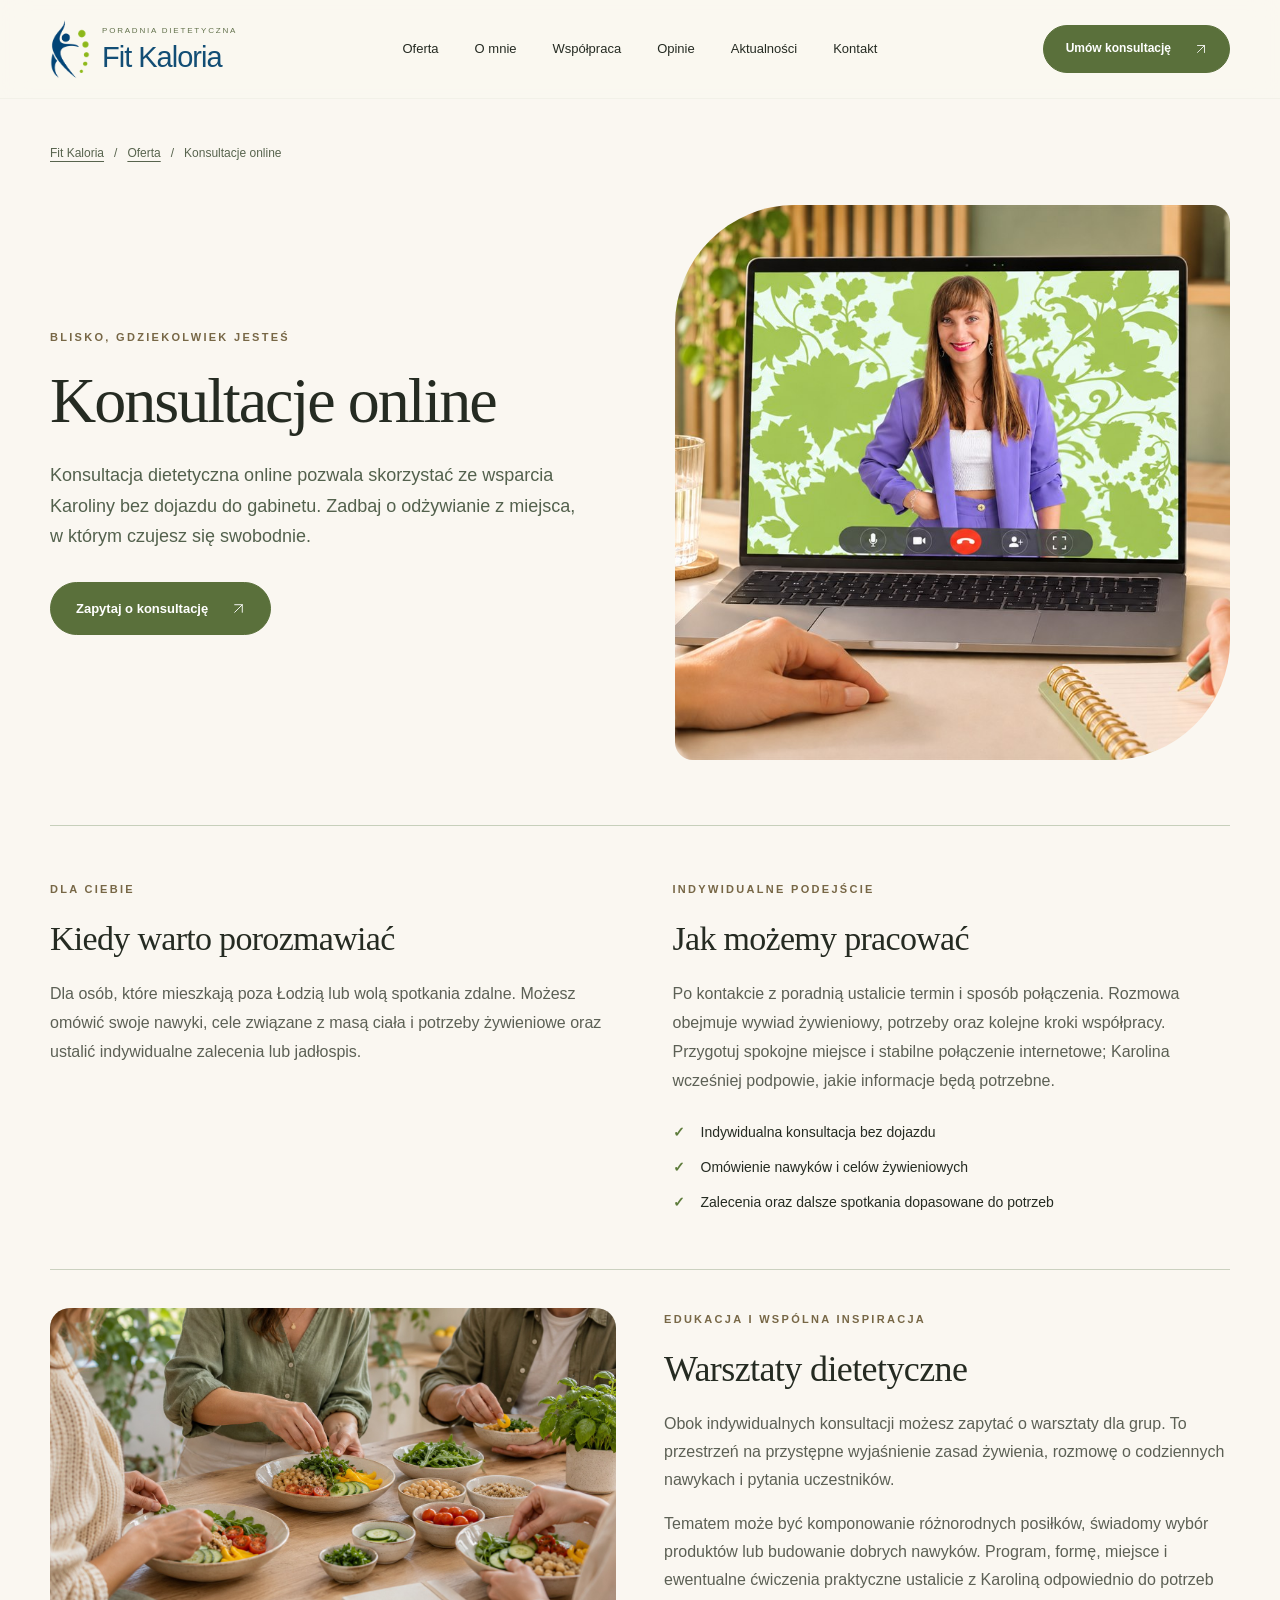
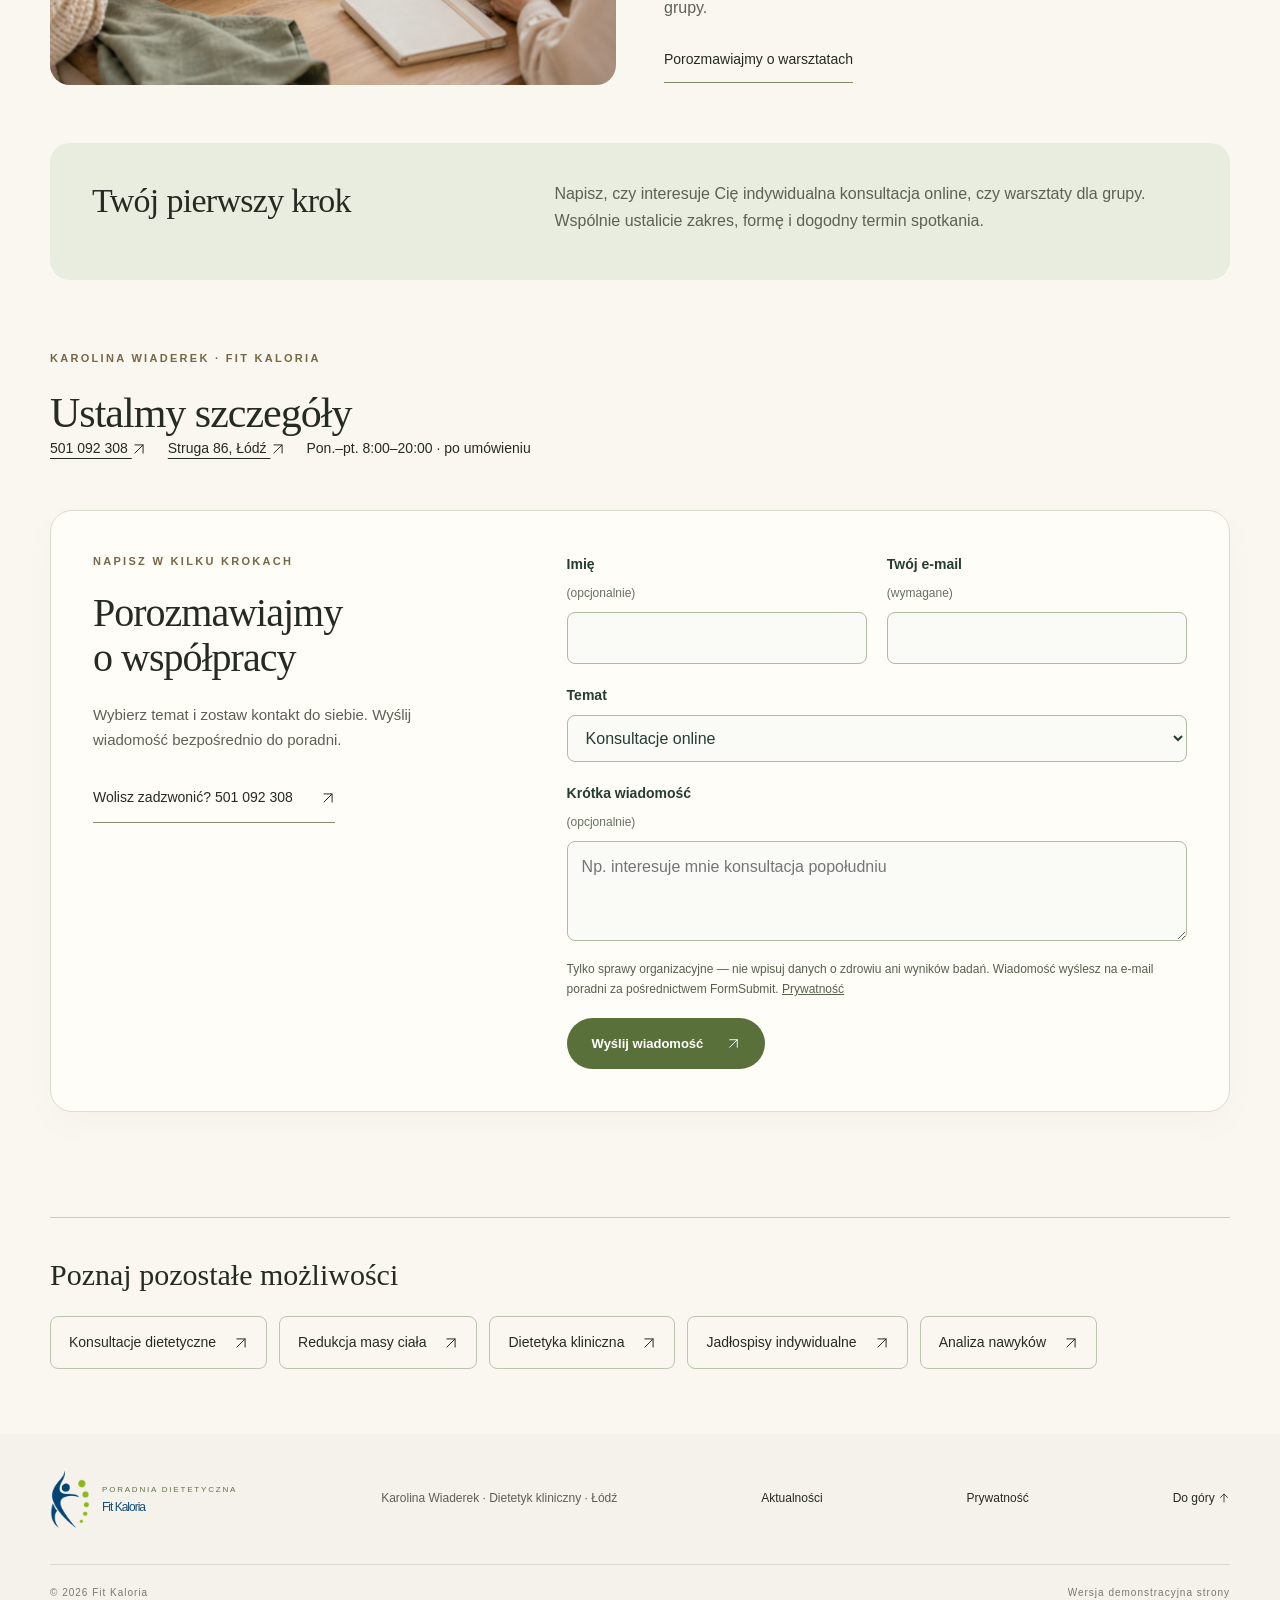
<file: konsultacje-online.html>
<!doctype html><html lang="pl"><head><meta charset="utf-8"><meta name="viewport" content="width=device-width,initial-scale=1"><meta name="theme-color" content="#f7f3eb"><title>Konsultacje online — dietetyk Łódź | Fit Kaloria</title><meta name="description" content="Konsultacje dietetyczne online i warsztaty żywieniowe z Karoliną Wiaderek. Indywidualne wsparcie i edukacja dopasowana do potrzeb uczestników."><link rel="canonical" href="https://gipsdrill.github.io/fit-kaloria-natural-premium/konsultacje-online.html"><link rel="icon" href="favicon.ico?v=20" sizes="any"><link rel="icon" type="image/png" sizes="32x32" href="favicon-32.png?v=20"><link rel="icon" type="image/svg+xml" href="favicon.svg?v=20"><link rel="apple-touch-icon" sizes="180x180" href="apple-touch-icon.png?v=20"><link rel="stylesheet" href="style.css?v=51"><script src="app.js?v=51" defer></script><script type="application/ld+json">{"@context":"https://schema.org","@type":"LocalBusiness","name":"Fit Kaloria — Karolina Wiaderek","description":"Poradnia dietetyczna w Łodzi. Karolina Wiaderek, magister dietetyki, dietetyk ogólny i kliniczny. Konsultacje dla dorosłych i dzieci, jadłospisy i edukacja żywieniowa.","url":"https://gipsdrill.github.io/fit-kaloria-natural-premium/","telephone":"+48 501 092 308","email":"karolina.wiaderek.dietetyk@gmail.com","address":{"@type":"PostalAddress","streetAddress":"ul. Andrzeja Struga 86","postalCode":"90-557","addressLocality":"Łódź","addressCountry":"PL"},"openingHours":["Mo-Fr 08:00-20:00"],"image":"https://gipsdrill.github.io/fit-kaloria-natural-premium/karolina-purple.jpg","@id":"https://gipsdrill.github.io/fit-kaloria-natural-premium/#poradnia","hasMap":"https://www.google.com/maps/place/Mgr+dietetyk+Karolina+Wiaderek+Poradnia+%22Fit+Kaloria%22/@51.7617247,19.4341873,17z/data=!3m1!4b1!4m5!3m4!1s0x471a35250b10f0a1:0xd8a62a814ab3b971!8m2!3d51.7617247!4d19.4341873","sameAs":["https://www.google.com/maps/place/Mgr+dietetyk+Karolina+Wiaderek+Poradnia+%22Fit+Kaloria%22/@51.7617247,19.4341873,17z/data=!3m1!4b1!4m5!3m4!1s0x471a35250b10f0a1:0xd8a62a814ab3b971!8m2!3d51.7617247!4d19.4341873","https://www.facebook.com/profile.php?id=100089357919979"],"geo":{"@type":"GeoCoordinates","latitude":51.7617247,"longitude":19.4341873},"areaServed":{"@type":"City","name":"Łódź"},"hasOfferCatalog":{"@type":"OfferCatalog","name":"Oferta Fit Kaloria","itemListElement":[{"@type":"Offer","itemOffered":{"@type":"Service","name":"Konsultacje dietetyczne","url":"https://gipsdrill.github.io/fit-kaloria-natural-premium/konsultacje-dietetyczne.html"}},{"@type":"Offer","itemOffered":{"@type":"Service","name":"Redukcja masy ciała","url":"https://gipsdrill.github.io/fit-kaloria-natural-premium/redukcja-masy-ciala.html"}},{"@type":"Offer","itemOffered":{"@type":"Service","name":"Dietetyka kliniczna","url":"https://gipsdrill.github.io/fit-kaloria-natural-premium/dietetyka-kliniczna.html"}},{"@type":"Offer","itemOffered":{"@type":"Service","name":"Jadłospisy indywidualne","url":"https://gipsdrill.github.io/fit-kaloria-natural-premium/jadlospisy-indywidualne.html"}},{"@type":"Offer","itemOffered":{"@type":"Service","name":"Konsultacje online","url":"https://gipsdrill.github.io/fit-kaloria-natural-premium/konsultacje-online.html"}},{"@type":"Offer","itemOffered":{"@type":"Service","name":"Analiza nawyków","url":"https://gipsdrill.github.io/fit-kaloria-natural-premium/analiza-nawykow.html"}},{"@type":"Offer","itemOffered":{"@type":"Service","name":"Analiza składu ciała","url":"https://gipsdrill.github.io/fit-kaloria-natural-premium/konsultacje-dietetyczne.html#zakres-wsparcia"}},{"@type":"Offer","itemOffered":{"@type":"Service","name":"Analiza stanu odżywienia","url":"https://gipsdrill.github.io/fit-kaloria-natural-premium/konsultacje-dietetyczne.html#zakres-wsparcia"}},{"@type":"Offer","itemOffered":{"@type":"Service","name":"Żywienie dzieci","url":"https://gipsdrill.github.io/fit-kaloria-natural-premium/konsultacje-dietetyczne.html#zakres-wsparcia"}},{"@type":"Offer","itemOffered":{"@type":"Service","name":"Warsztaty dietetyczne","url":"https://gipsdrill.github.io/fit-kaloria-natural-premium/konsultacje-online.html#warsztaty"}}]}}</script><script type="application/ld+json">{"@context":"https://schema.org","@graph":[{"@type":"Service","name":"Konsultacje online","description":"Konsultacja dietetyczna online pozwala skorzystać ze wsparcia Karoliny bez dojazdu do gabinetu. Zadbaj o odżywianie z miejsca, w którym czujesz się swobodnie.","url":"https://gipsdrill.github.io/fit-kaloria-natural-premium/konsultacje-online.html","areaServed":{"@type":"City","name":"Łódź"},"provider":{"@type":"LocalBusiness","name":"Fit Kaloria — Karolina Wiaderek","url":"https://gipsdrill.github.io/fit-kaloria-natural-premium/","telephone":"+48501092308"}},{"@type":"BreadcrumbList","itemListElement":[{"@type":"ListItem","position":1,"name":"Fit Kaloria","item":"https://gipsdrill.github.io/fit-kaloria-natural-premium/"},{"@type":"ListItem","position":2,"name":"Konsultacje online","item":"https://gipsdrill.github.io/fit-kaloria-natural-premium/konsultacje-online.html"}]}]}</script><meta property="og:type" content="website"><meta property="og:locale" content="pl_PL"><meta property="og:site_name" content="Fit Kaloria — Poradnia Dietetyczna"><meta property="og:title" content="Konsultacje online — Fit Kaloria"><meta property="og:description" content="Konsultacje dietetyczne online i warsztaty żywieniowe z Karoliną Wiaderek. Indywidualne wsparcie i edukacja dopasowana do potrzeb uczestników."><meta property="og:url" content="https://gipsdrill.github.io/fit-kaloria-natural-premium/konsultacje-online.html"><meta property="og:image" content="https://gipsdrill.github.io/fit-kaloria-natural-premium/fit-kaloria-social-v21.jpg"><meta property="og:image:secure_url" content="https://gipsdrill.github.io/fit-kaloria-natural-premium/fit-kaloria-social-v21.jpg"><meta property="og:image:type" content="image/jpeg"><meta property="og:image:width" content="1200"><meta property="og:image:height" content="630"><meta property="og:image:alt" content="Fit Kaloria — poradnia dietetyczna Karoliny Wiaderek. Portret dietetyczki na kremowym tle."><meta name="twitter:card" content="summary_large_image"><meta name="twitter:title" content="Konsultacje online — Fit Kaloria"><meta name="twitter:description" content="Rozmowa z dietetykiem bez dojazdu do gabinetu. Wybierz spokojne miejsce i termin dopasowany do swoich możliwości."><meta name="twitter:image" content="https://gipsdrill.github.io/fit-kaloria-natural-premium/fit-kaloria-social-v21.jpg"><meta name="twitter:image:alt" content="Fit Kaloria — poradnia dietetyczna Karoliny Wiaderek. Portret dietetyczki na kremowym tle."></head><body class="natural service-page" id="top"><a href="#main" class="skip-link">Przejdź do treści</a><header class="site-header" id="start"><div class="container header-inner"><a class="brand" href="index.html" aria-label="Fit Kaloria — początek strony"><img class="brand-mark" src="logo-fit-kaloria.png" alt="" aria-hidden="true" width="213" height="320"><span><small>PORADNIA DIETETYCZNA</small>Fit Kaloria</span></a><nav class="desktop-nav" aria-label="Nawigacja główna"><a href="index.html#oferta">Oferta</a><a href="index.html#o-mnie">O mnie</a><a href="index.html#proces">Współpraca</a><a href="index.html#opinie">Opinie</a><a href="aktualnosci.html">Aktualności</a><a href="#kontakt">Kontakt</a></nav><a class="button header-cta" href="#kontakt">Umów konsultację <span class="link-arrow"><svg class="ui-arrow" viewBox="0 0 24 24" width="24" height="24" aria-hidden="true" focusable="false"><path d="M5 19 19 5M5 5h14v14"/></svg></span></a><button class="menu-toggle" aria-expanded="false" aria-controls="mobile-menu">Menu <span aria-hidden="true">☰</span></button></div><nav id="mobile-menu" class="mobile-menu" aria-label="Nawigacja mobilna" hidden><a href="index.html#oferta">Oferta</a><a href="index.html#o-mnie">O mnie</a><a href="index.html#proces">Współpraca</a><a href="index.html#opinie">Opinie</a><a href="aktualnosci.html">Aktualności</a><a href="#kontakt">Kontakt</a></nav></header><main id="main" class="service-main"><div class="container"><nav class="service-breadcrumb" aria-label="Ścieżka strony"><a href="index.html">Fit Kaloria</a><span aria-hidden="true">/</span><a href="index.html#oferta">Oferta</a><span aria-hidden="true">/</span><span aria-current="page">Konsultacje online</span></nav><section class="service-hero" aria-labelledby="service-title"><div><span class="eyebrow">BLISKO, GDZIEKOLWIEK JESTEŚ</span><h1 id="service-title">Konsultacje online</h1><p class="service-lead">Konsultacja dietetyczna online pozwala skorzystać ze wsparcia Karoliny bez dojazdu do gabinetu. Zadbaj o odżywianie z miejsca, w którym czujesz się swobodnie.</p><a class="button" href="#kontakt">Zapytaj o konsultację <span class="link-arrow" aria-hidden="true"><svg class="ui-arrow" viewBox="0 0 24 24" width="24" height="24" aria-hidden="true" focusable="false"><path d="M5 19 19 5M5 5h14v14"/></svg></span></a></div><figure><img src="online-purple.jpg" alt="Karolina Wiaderek na ekranie laptopa — ilustracja konsultacji online" width="1400" height="933" fetchpriority="high"></figure></section><section class="service-context" aria-label="O usłudze"><div><span class="eyebrow">DLA CIEBIE</span><h2>Kiedy warto porozmawiać</h2><p>Dla osób, które mieszkają poza Łodzią lub wolą spotkania zdalne. Możesz omówić swoje nawyki, cele związane z masą ciała i potrzeby żywieniowe oraz ustalić indywidualne zalecenia lub jadłospis.</p></div><div><span class="eyebrow">INDYWIDUALNE PODEJŚCIE</span><h2>Jak możemy pracować</h2><p>Po kontakcie z poradnią ustalicie termin i sposób połączenia. Rozmowa obejmuje wywiad żywieniowy, potrzeby oraz kolejne kroki współpracy. Przygotuj spokojne miejsce i stabilne połączenie internetowe; Karolina wcześniej podpowie, jakie informacje będą potrzebne.</p><ul><li>Indywidualna konsultacja bez dojazdu</li><li>Omówienie nawyków i celów żywieniowych</li><li>Zalecenia oraz dalsze spotkania dopasowane do potrzeb</li></ul></div></section><section class="workshop-feature" id="warsztaty" aria-labelledby="workshop-title"><figure><img src="nutrition-workshop.jpg" width="1536" height="1024" loading="lazy" decoding="async" alt="Uczestnicy wspólnie komponują kolorowe posiłki — fotografia ilustracyjna warsztatów dietetycznych"></figure><div><span class="eyebrow">EDUKACJA I WSPÓLNA INSPIRACJA</span><h2 id="workshop-title">Warsztaty dietetyczne</h2><p>Obok indywidualnych konsultacji możesz zapytać o warsztaty dla grup. To przestrzeń na przystępne wyjaśnienie zasad żywienia, rozmowę o codziennych nawykach i pytania uczestników.</p><p>Tematem może być komponowanie różnorodnych posiłków, świadomy wybór produktów lub budowanie dobrych nawyków. Program, formę, miejsce i ewentualne ćwiczenia praktyczne ustalicie z Karoliną odpowiednio do potrzeb grupy.</p><a href="#kontakt">Porozmawiajmy o warsztatach</a></div></section><section class="service-next"><h2>Twój pierwszy krok</h2><p>Napisz, czy interesuje Cię indywidualna konsultacja online, czy warsztaty dla grupy. Wspólnie ustalicie zakres, formę i dogodny termin spotkania.</p></section><section class="service-contact" id="kontakt"><span class="eyebrow">KAROLINA WIADEREK · FIT KALORIA</span><h2>Ustalmy szczegóły</h2><div class="service-contact-line"><a href="tel:+48501092308">501 092 308 <span class="link-arrow" aria-hidden="true"><svg class="ui-arrow" viewBox="0 0 24 24" width="24" height="24" aria-hidden="true" focusable="false"><path d="M5 19 19 5M5 5h14v14"/></svg></span></a><a href="https://www.google.com/maps/place/Mgr+dietetyk+Karolina+Wiaderek+Poradnia+%22Fit+Kaloria%22/@51.7617247,19.4341873,17z/data=!3m1!4b1!4m5!3m4!1s0x471a35250b10f0a1:0xd8a62a814ab3b971!8m2!3d51.7617247!4d19.4341873" target="_blank" rel="noopener noreferrer">Struga 86, Łódź <span class="link-arrow" aria-hidden="true"><svg class="ui-arrow" viewBox="0 0 24 24" width="24" height="24" aria-hidden="true" focusable="false"><path d="M5 19 19 5M5 5h14v14"/></svg></span></a><span>Pon.–pt. 8:00–20:00 · po umówieniu</span></div><div class="quick-contact" id="formularz"><div class="quick-contact-intro"><span class="eyebrow">NAPISZ W KILKU KROKACH</span><h3>Porozmawiajmy<br>o współpracy</h3><p>Wybierz temat i zostaw kontakt do siebie. Wyślij wiadomość bezpośrednio do poradni.</p><a href="tel:+48501092308" class="text-link">Wolisz zadzwonić? 501 092 308 <span class="link-arrow" aria-hidden="true"><svg class="ui-arrow" viewBox="0 0 24 24" width="24" height="24" aria-hidden="true" focusable="false"><path d="M5 19 19 5M5 5h14v14"/></svg></span></a></div><form class="contact-form" action="https://formsubmit.co/karolina.wiaderek.dietetyk@gmail.com" method="POST" accept-charset="UTF-8" aria-label="Szybki kontakt" aria-describedby="form-note"><input type="hidden" name="_subject" value="Fit Kaloria — wiadomość z formularza kontaktowego"><input type="hidden" name="_template" value="table"><input type="hidden" name="_next" value="https://gipsdrill.github.io/fit-kaloria-natural-premium/dziekujemy.html"><div class="contact-honeypot" aria-hidden="true"><label>Pozostaw to pole puste<input type="text" name="_honey" tabindex="-1" autocomplete="off"></label></div><fieldset class="form-fields"><legend class="visually-hidden">Dane kontaktowe i temat rozmowy</legend><label>Imię <span>(opcjonalnie)</span><input name="name" autocomplete="given-name" maxlength="60"></label><label>Twój e-mail <span>(wymagane)</span><input name="email" type="email" autocomplete="email" required maxlength="150"></label><label class="field-wide">Temat<select name="topic"><option>Termin konsultacji</option><option>Oferta i cennik</option><option>Konsultacje dietetyczne</option><option>Redukcja masy ciała</option><option>Dietetyka kliniczna</option><option>Jadłospisy indywidualne</option><option selected>Konsultacje online</option><option>Analiza nawyków</option><option>Warsztaty dietetyczne</option></select></label><label class="field-wide">Krótka wiadomość <span>(opcjonalnie)</span><textarea name="message" rows="3" maxlength="600" placeholder="Np. interesuje mnie konsultacja popołudniu"></textarea></label></fieldset><p id="form-note" class="form-note">Tylko sprawy organizacyjne — nie wpisuj danych o zdrowiu ani wyników badań. Wiadomość wyślesz na e-mail poradni za pośrednictwem FormSubmit. <a href="prywatnosc.html">Prywatność</a></p><button class="button form-submit" type="submit">Wyślij wiadomość <span class="link-arrow" aria-hidden="true"><svg class="ui-arrow" viewBox="0 0 24 24" width="24" height="24" aria-hidden="true" focusable="false"><path d="M5 19 19 5M5 5h14v14"/></svg></span></button></form></div></section><nav class="service-related" aria-label="Pozostałe usługi"><h2>Poznaj pozostałe możliwości</h2><div class="related-links"><a href="konsultacje-dietetyczne.html">Konsultacje dietetyczne <span class="link-arrow" aria-hidden="true"><svg class="ui-arrow" viewBox="0 0 24 24" width="24" height="24" aria-hidden="true" focusable="false"><path d="M5 19 19 5M5 5h14v14"/></svg></span></a><a href="redukcja-masy-ciala.html">Redukcja masy ciała <span class="link-arrow" aria-hidden="true"><svg class="ui-arrow" viewBox="0 0 24 24" width="24" height="24" aria-hidden="true" focusable="false"><path d="M5 19 19 5M5 5h14v14"/></svg></span></a><a href="dietetyka-kliniczna.html">Dietetyka kliniczna <span class="link-arrow" aria-hidden="true"><svg class="ui-arrow" viewBox="0 0 24 24" width="24" height="24" aria-hidden="true" focusable="false"><path d="M5 19 19 5M5 5h14v14"/></svg></span></a><a href="jadlospisy-indywidualne.html">Jadłospisy indywidualne <span class="link-arrow" aria-hidden="true"><svg class="ui-arrow" viewBox="0 0 24 24" width="24" height="24" aria-hidden="true" focusable="false"><path d="M5 19 19 5M5 5h14v14"/></svg></span></a><a href="analiza-nawykow.html">Analiza nawyków <span class="link-arrow" aria-hidden="true"><svg class="ui-arrow" viewBox="0 0 24 24" width="24" height="24" aria-hidden="true" focusable="false"><path d="M5 19 19 5M5 5h14v14"/></svg></span></a></div></nav></div></main><footer><div class="container footer-inner"><a class="brand" href="index.html" aria-label="Fit Kaloria — początek strony"><img class="brand-mark" src="logo-fit-kaloria.png" alt="" aria-hidden="true" width="213" height="320"><span><small>PORADNIA DIETETYCZNA</small>Fit Kaloria</span></a><p>Karolina Wiaderek · Dietetyk kliniczny · Łódź</p><a href="aktualnosci.html">Aktualności</a><a href="prywatnosc.html">Prywatność</a><a href="index.html">Do góry <svg class="ui-arrow" viewBox="0 0 24 24" width="24" height="24" aria-hidden="true" focusable="false"><path d="M12 20V4m-7 7 7-7 7 7"/></svg></a></div><div class="container footer-bottom"><span>© 2026 Fit Kaloria</span><span>Wersja demonstracyjna strony</span></div></footer></body></html>
</file>
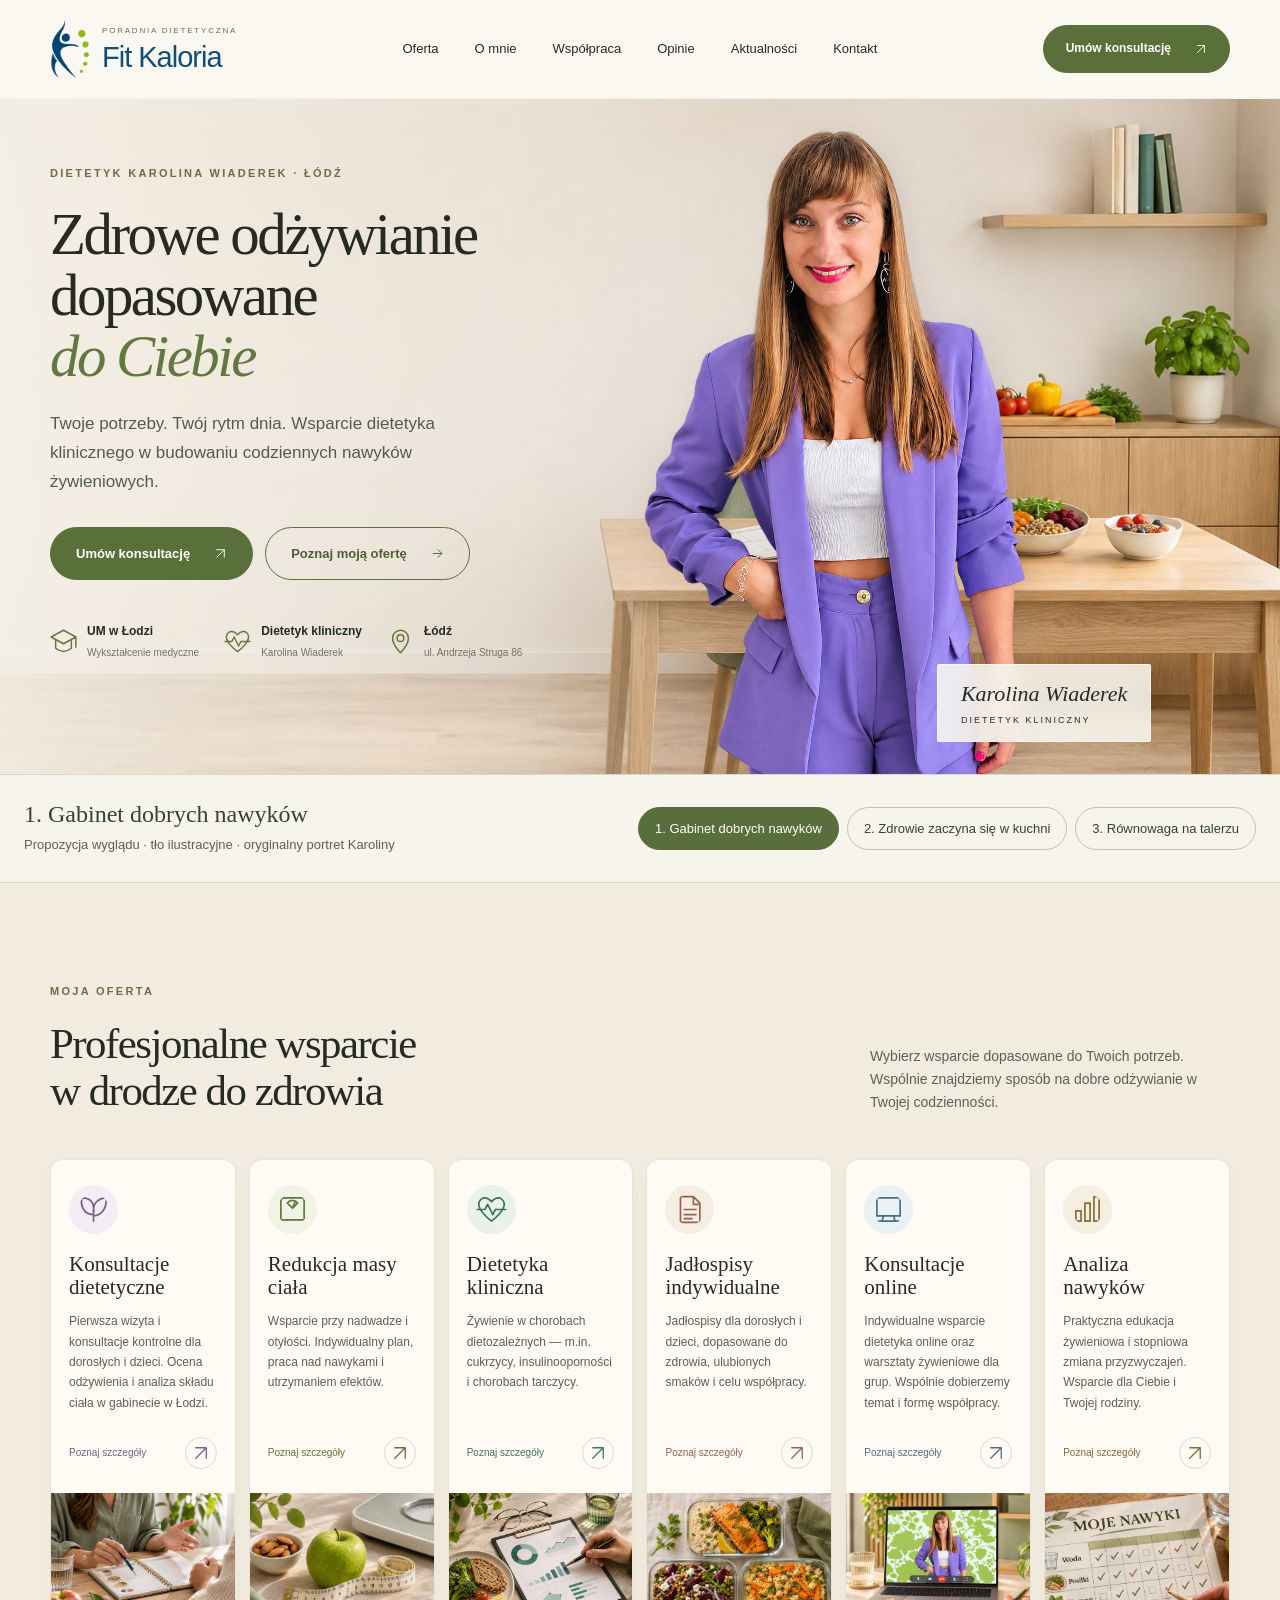
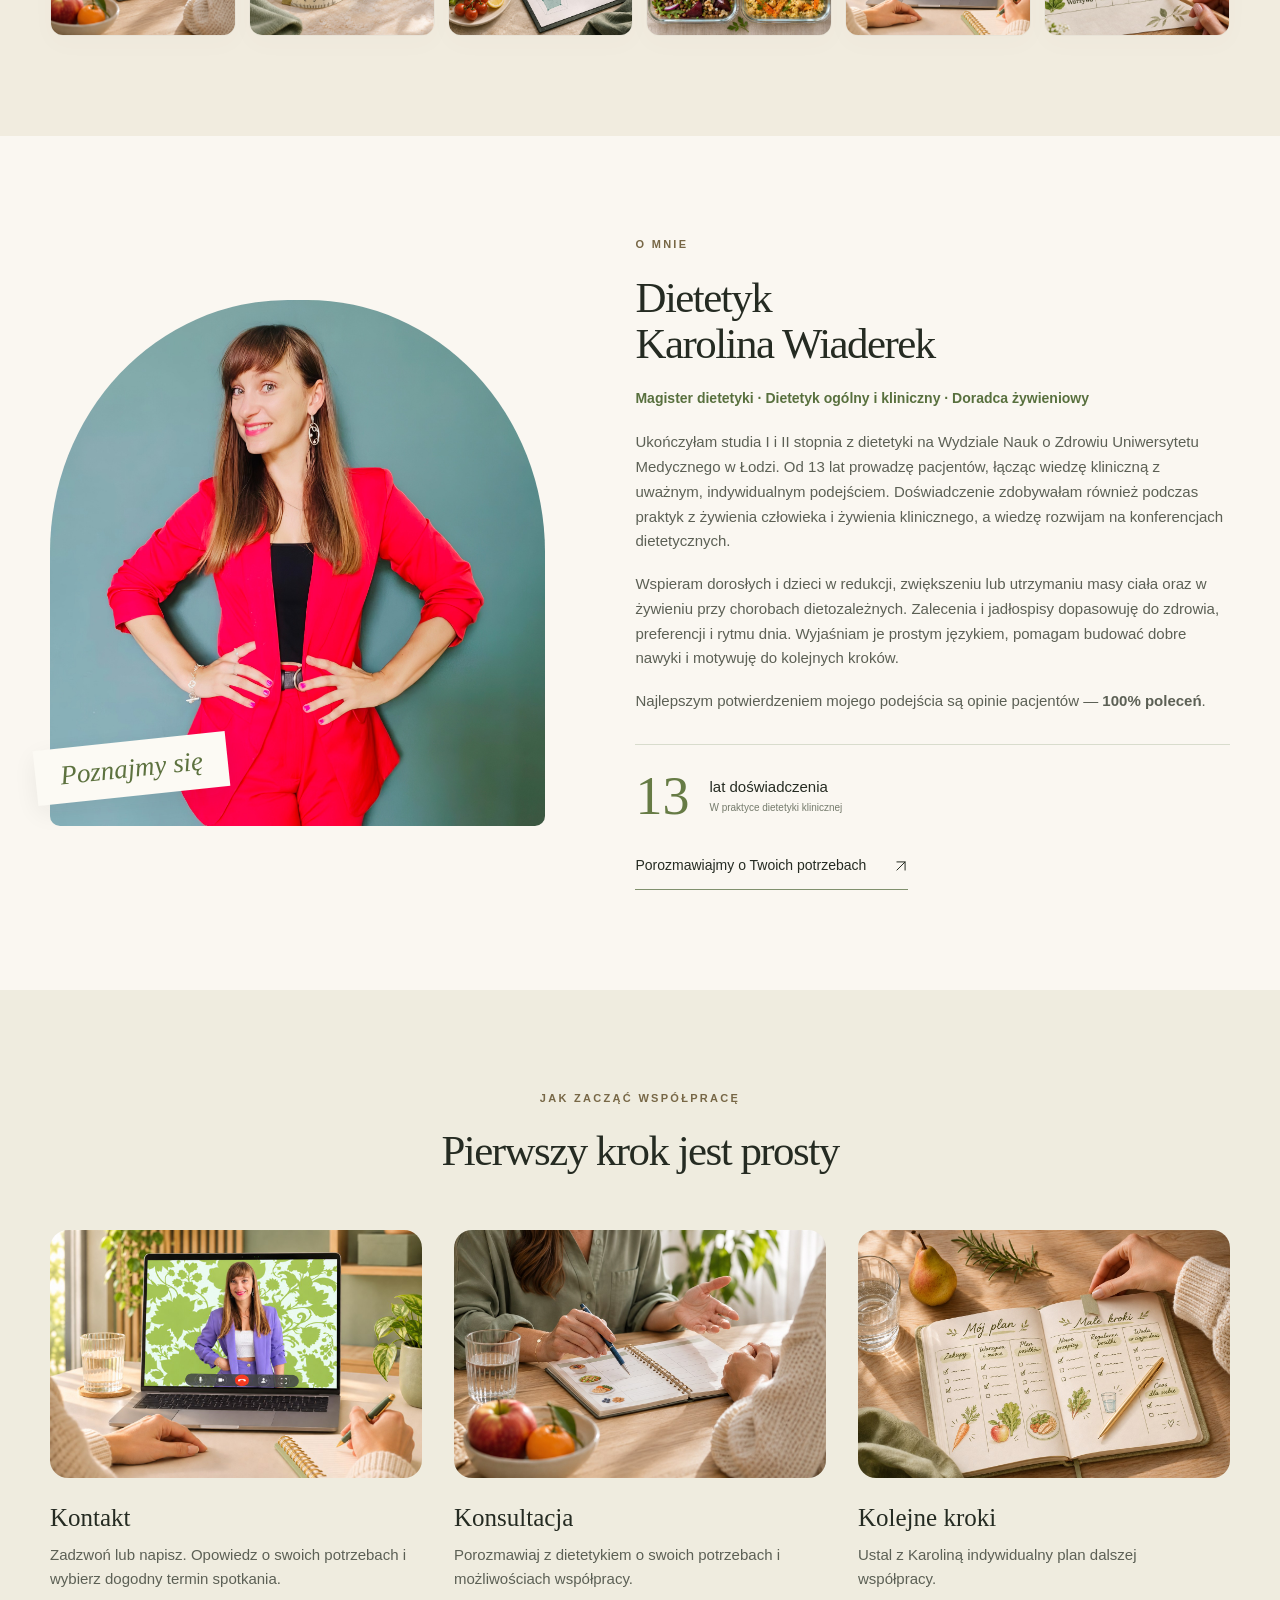
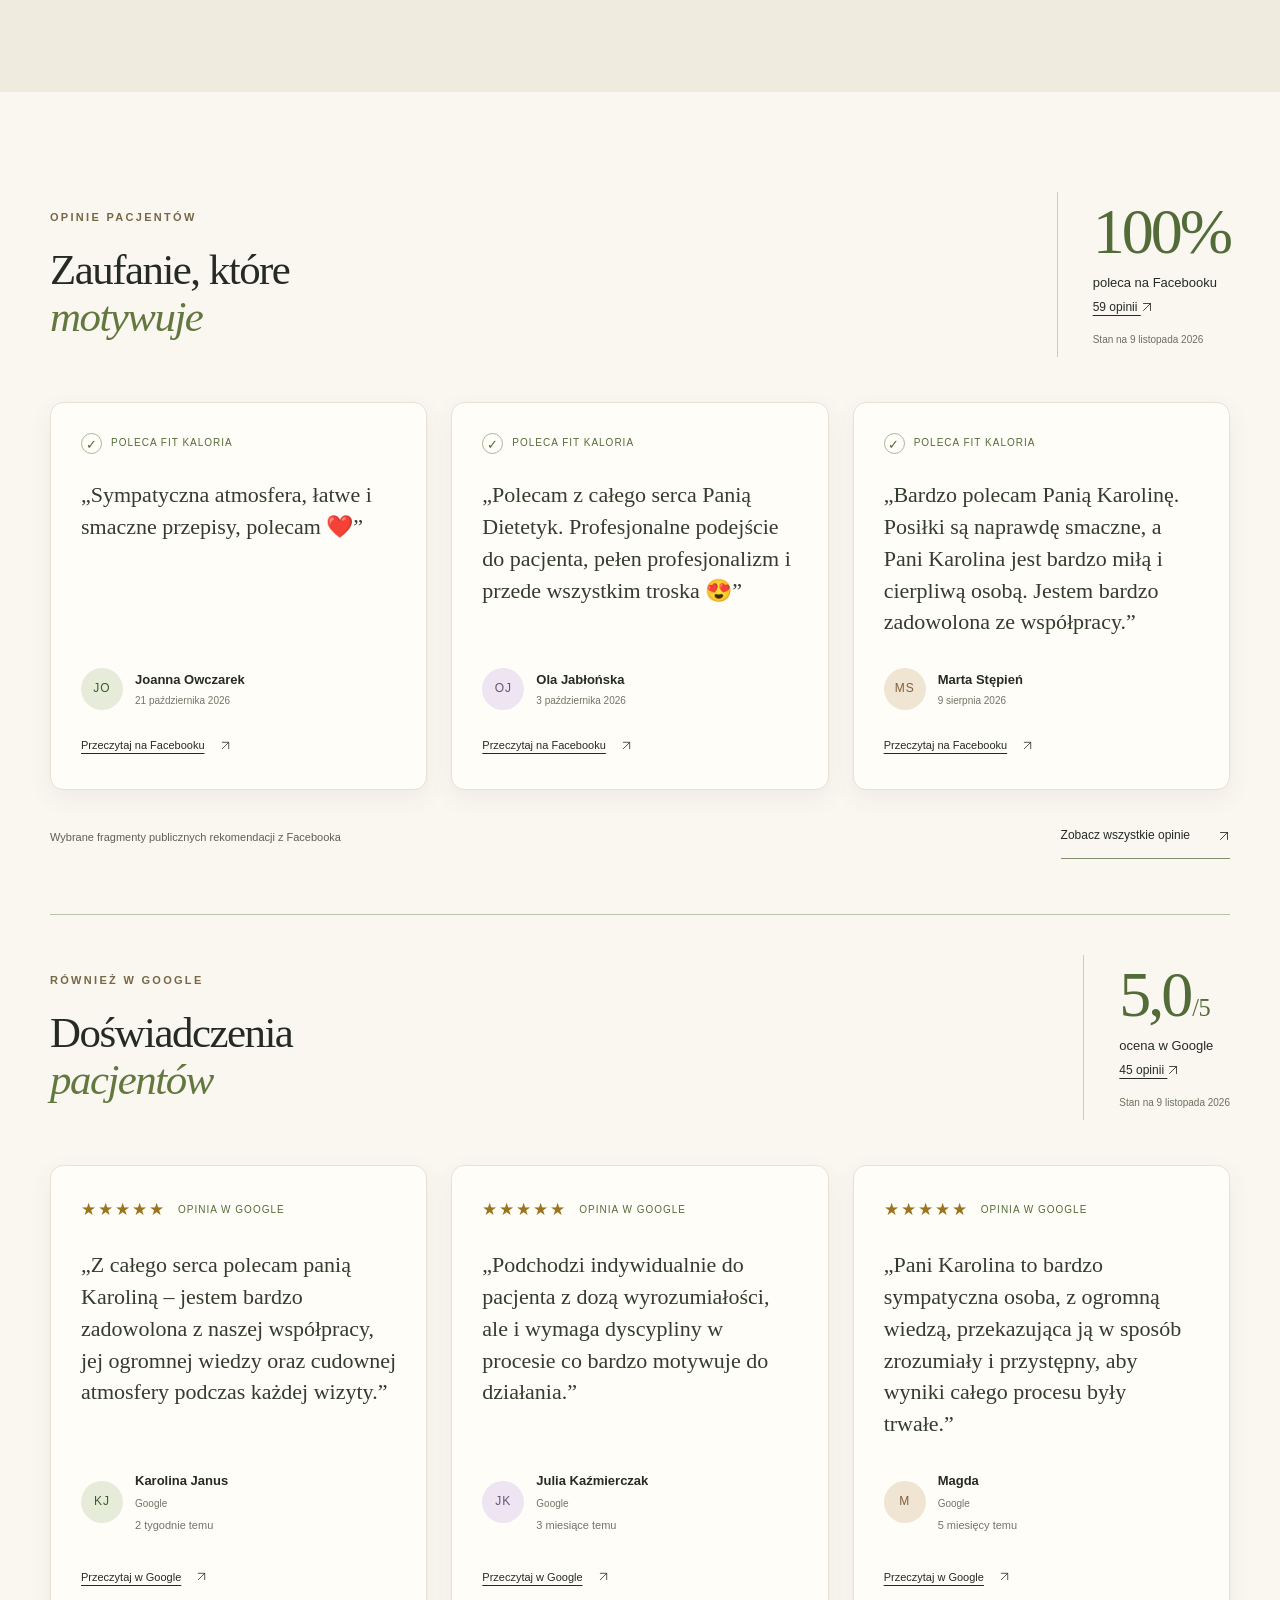
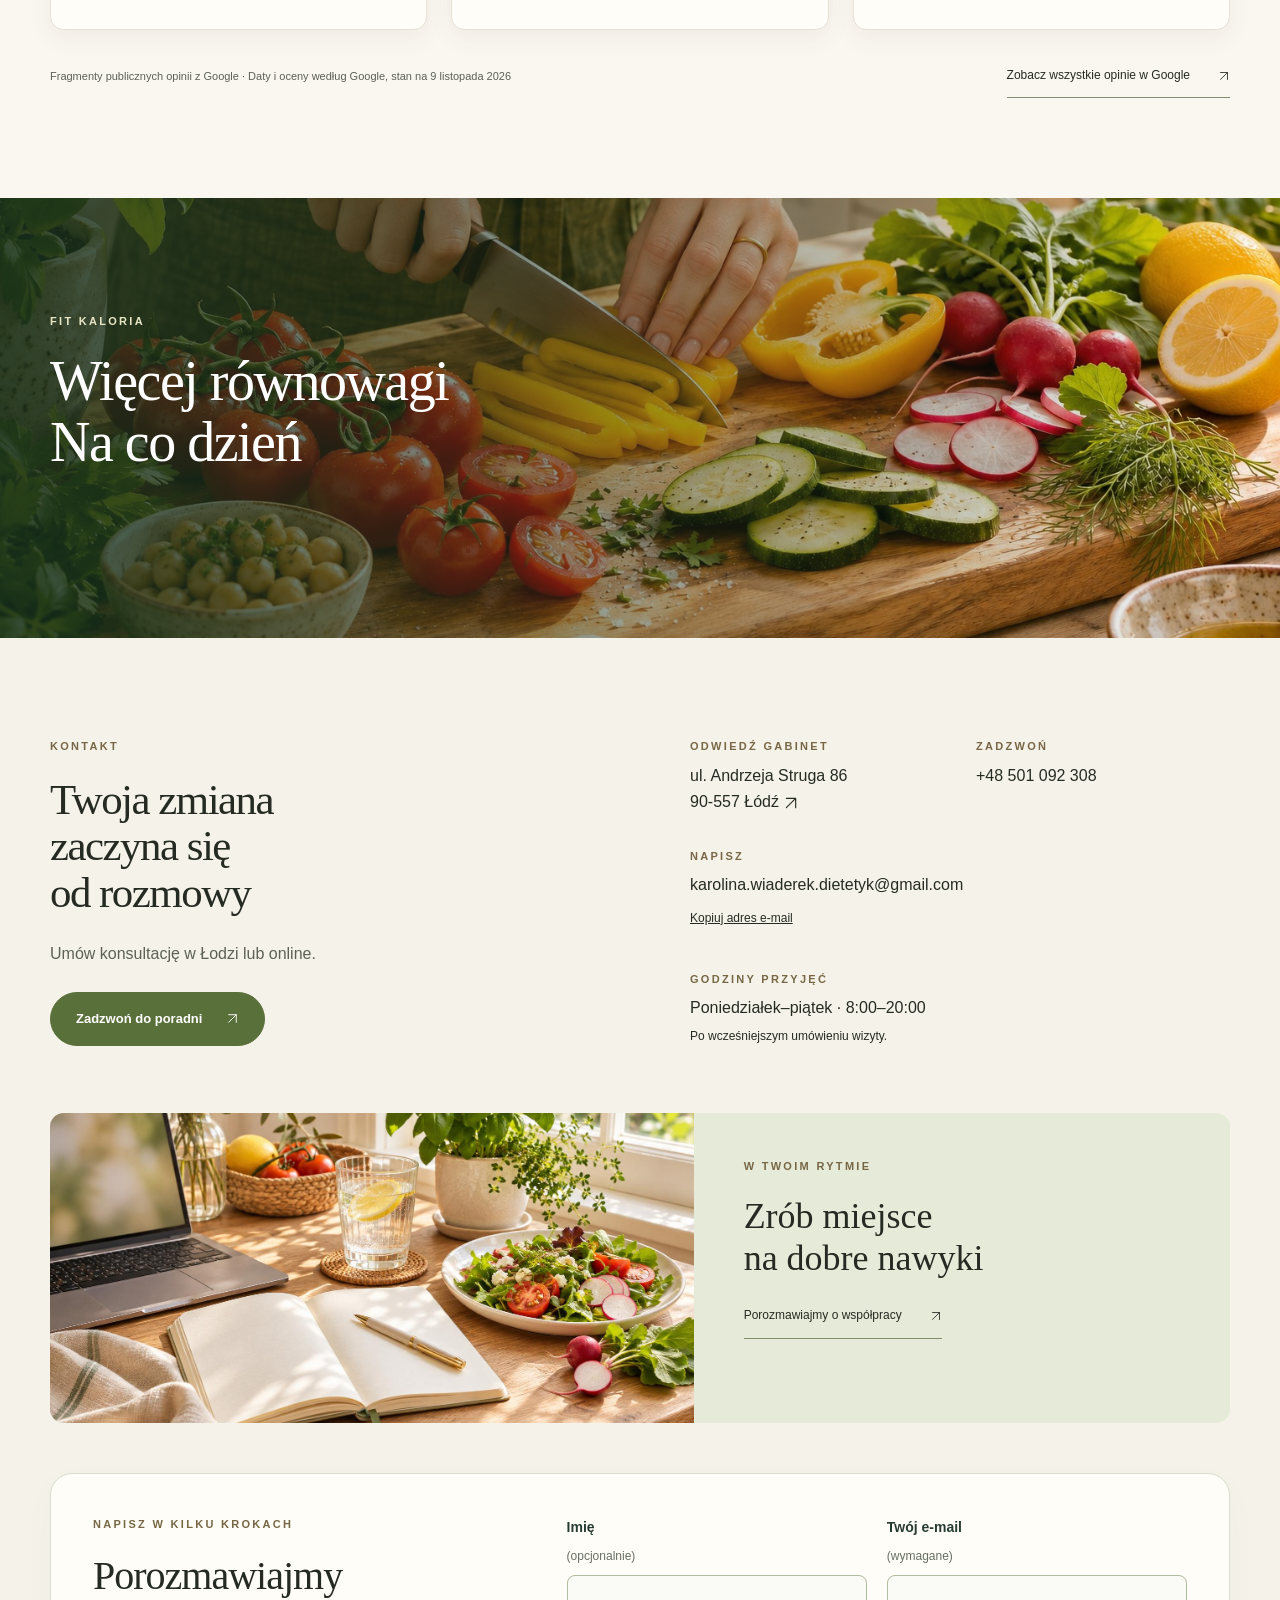
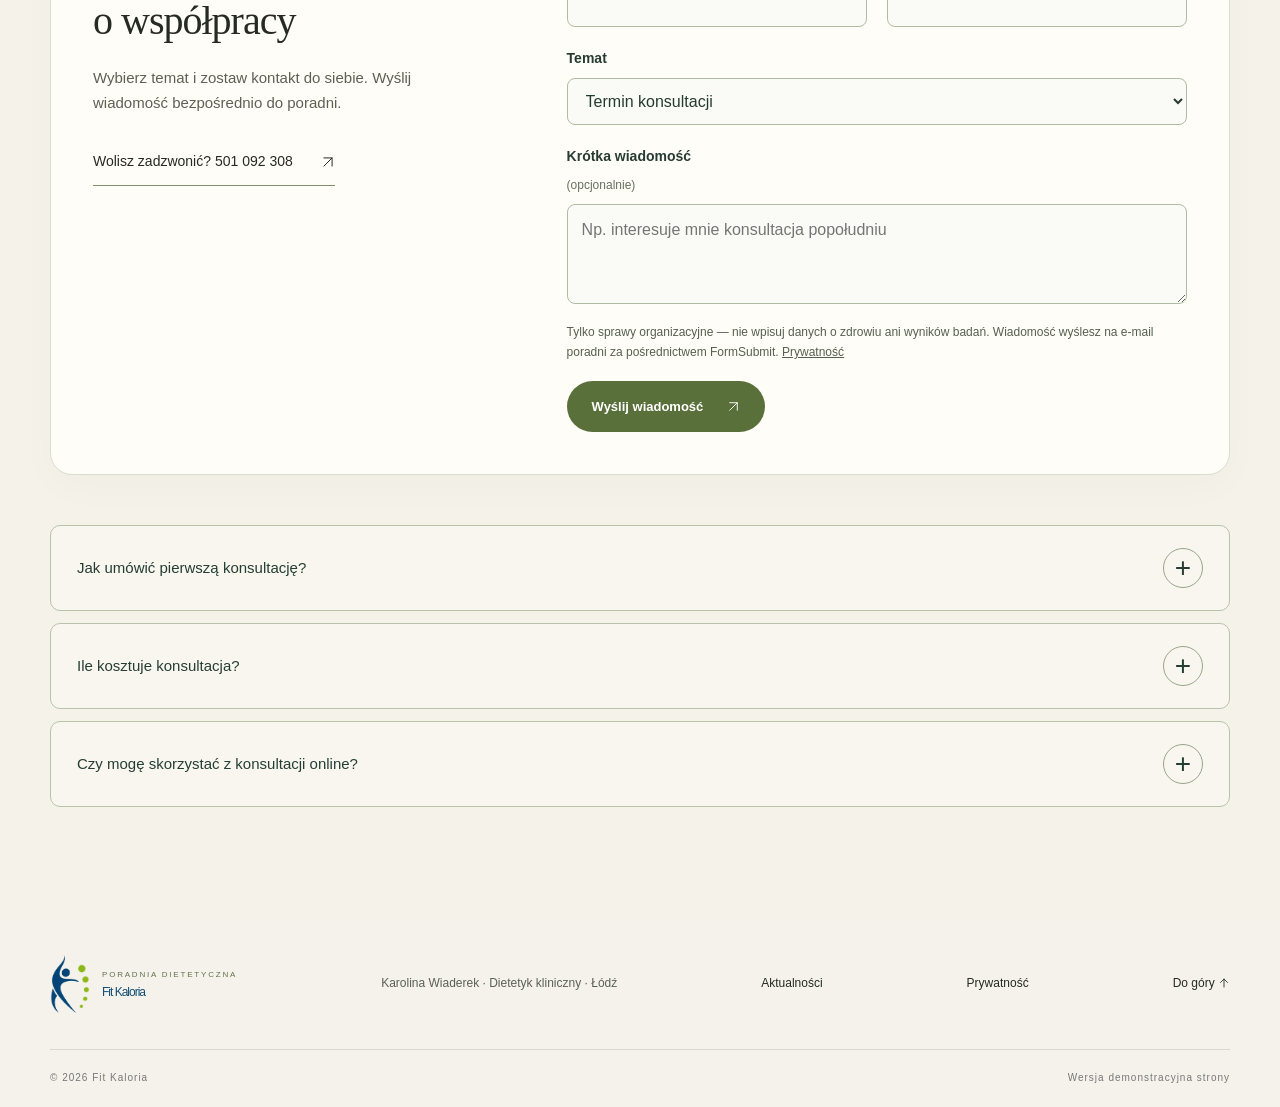
<file: propozycja-gabinet.html>
<!doctype html><html lang="pl"><head><meta charset="utf-8"><meta name="viewport" content="width=device-width,initial-scale=1"><meta name="theme-color" content="#f7f3eb"><title>Propozycja 1: Gabinet dobrych nawyków — Fit Kaloria</title><meta name="description" content="Dietetyk kliniczny w Łodzi — Karolina Wiaderek, 13 lat doświadczenia. Konsultacje dla dorosłych i dzieci, jadłospisy i opieka online. Poznaj Fit Kaloria."><link rel="icon" href="favicon.ico?v=20" sizes="any"><link rel="icon" type="image/png" sizes="32x32" href="favicon-32.png?v=20"><link rel="icon" type="image/svg+xml" href="favicon.svg?v=20"><link rel="apple-touch-icon" sizes="180x180" href="apple-touch-icon.png?v=20"><link rel="stylesheet" href="style.css?v=51"><script src="app.js?v=51" defer></script><script type="application/ld+json">{"@context":"https://schema.org","@type":"LocalBusiness","name":"Fit Kaloria — Karolina Wiaderek","description":"Poradnia dietetyczna w Łodzi. Karolina Wiaderek, magister dietetyki, dietetyk ogólny i kliniczny. Konsultacje dla dorosłych i dzieci, jadłospisy i edukacja żywieniowa.","url":"https://gipsdrill.github.io/fit-kaloria-natural-premium/","telephone":"+48 501 092 308","email":"karolina.wiaderek.dietetyk@gmail.com","address":{"@type":"PostalAddress","streetAddress":"ul. Andrzeja Struga 86","postalCode":"90-557","addressLocality":"Łódź","addressCountry":"PL"},"openingHours":["Mo-Fr 08:00-20:00"],"image":"https://gipsdrill.github.io/fit-kaloria-natural-premium/karolina-purple.jpg","@id":"https://gipsdrill.github.io/fit-kaloria-natural-premium/#poradnia","hasMap":"https://www.google.com/maps/place/Mgr+dietetyk+Karolina+Wiaderek+Poradnia+%22Fit+Kaloria%22/@51.7617247,19.4341873,17z/data=!3m1!4b1!4m5!3m4!1s0x471a35250b10f0a1:0xd8a62a814ab3b971!8m2!3d51.7617247!4d19.4341873","sameAs":["https://www.google.com/maps/place/Mgr+dietetyk+Karolina+Wiaderek+Poradnia+%22Fit+Kaloria%22/@51.7617247,19.4341873,17z/data=!3m1!4b1!4m5!3m4!1s0x471a35250b10f0a1:0xd8a62a814ab3b971!8m2!3d51.7617247!4d19.4341873","https://www.facebook.com/profile.php?id=100089357919979"],"geo":{"@type":"GeoCoordinates","latitude":51.7617247,"longitude":19.4341873},"areaServed":{"@type":"City","name":"Łódź"},"hasOfferCatalog":{"@type":"OfferCatalog","name":"Oferta Fit Kaloria","itemListElement":[{"@type":"Offer","itemOffered":{"@type":"Service","name":"Konsultacje dietetyczne","url":"https://gipsdrill.github.io/fit-kaloria-natural-premium/konsultacje-dietetyczne.html"}},{"@type":"Offer","itemOffered":{"@type":"Service","name":"Redukcja masy ciała","url":"https://gipsdrill.github.io/fit-kaloria-natural-premium/redukcja-masy-ciala.html"}},{"@type":"Offer","itemOffered":{"@type":"Service","name":"Dietetyka kliniczna","url":"https://gipsdrill.github.io/fit-kaloria-natural-premium/dietetyka-kliniczna.html"}},{"@type":"Offer","itemOffered":{"@type":"Service","name":"Jadłospisy indywidualne","url":"https://gipsdrill.github.io/fit-kaloria-natural-premium/jadlospisy-indywidualne.html"}},{"@type":"Offer","itemOffered":{"@type":"Service","name":"Konsultacje online","url":"https://gipsdrill.github.io/fit-kaloria-natural-premium/konsultacje-online.html"}},{"@type":"Offer","itemOffered":{"@type":"Service","name":"Analiza nawyków","url":"https://gipsdrill.github.io/fit-kaloria-natural-premium/analiza-nawykow.html"}},{"@type":"Offer","itemOffered":{"@type":"Service","name":"Analiza składu ciała","url":"https://gipsdrill.github.io/fit-kaloria-natural-premium/konsultacje-dietetyczne.html#zakres-wsparcia"}},{"@type":"Offer","itemOffered":{"@type":"Service","name":"Analiza stanu odżywienia","url":"https://gipsdrill.github.io/fit-kaloria-natural-premium/konsultacje-dietetyczne.html#zakres-wsparcia"}},{"@type":"Offer","itemOffered":{"@type":"Service","name":"Żywienie dzieci","url":"https://gipsdrill.github.io/fit-kaloria-natural-premium/konsultacje-dietetyczne.html#zakres-wsparcia"}},{"@type":"Offer","itemOffered":{"@type":"Service","name":"Warsztaty dietetyczne","url":"https://gipsdrill.github.io/fit-kaloria-natural-premium/konsultacje-online.html#warsztaty"}}]}}</script><meta property="og:type" content="website"><meta property="og:locale" content="pl_PL"><meta property="og:site_name" content="Fit Kaloria — Poradnia Dietetyczna"><meta property="og:title" content="Fit Kaloria — Karolina Wiaderek | Dietetyk Łódź"><meta property="og:description" content="Dietetyk kliniczny w Łodzi — Karolina Wiaderek, 13 lat doświadczenia. Konsultacje dla dorosłych i dzieci, jadłospisy i opieka online. Poznaj Fit Kaloria."><meta property="og:url" content="https://gipsdrill.github.io/fit-kaloria-natural-premium/"><meta property="og:image" content="https://gipsdrill.github.io/fit-kaloria-natural-premium/fit-kaloria-social-v21.jpg"><meta property="og:image:secure_url" content="https://gipsdrill.github.io/fit-kaloria-natural-premium/fit-kaloria-social-v21.jpg"><meta property="og:image:type" content="image/jpeg"><meta property="og:image:width" content="1200"><meta property="og:image:height" content="630"><meta property="og:image:alt" content="Fit Kaloria — poradnia dietetyczna Karoliny Wiaderek. Portret dietetyczki na kremowym tle."><meta name="twitter:card" content="summary_large_image"><meta name="twitter:title" content="Fit Kaloria — Karolina Wiaderek | Dietetyk Łódź"><meta name="twitter:description" content="Odżywianie dopasowane do Ciebie. Konsultacje dietetyczne, indywidualne jadłospisy i wsparcie w zmianie nawyków. Łódź, ul. Struga 86."><meta name="twitter:image" content="https://gipsdrill.github.io/fit-kaloria-natural-premium/fit-kaloria-social-v21.jpg"><meta name="twitter:image:alt" content="Fit Kaloria — poradnia dietetyczna Karoliny Wiaderek. Portret dietetyczki na kremowym tle."><meta name="robots" content="noindex,nofollow"><style>
.natural .natural-hero{background-image:linear-gradient(90deg,rgba(249,246,237,.88),rgba(249,246,237,.48) 40%,transparent 62%),var(--concept-photo);background-size:cover;background-position:center 45%;background-repeat:no-repeat;background-color:#f2e9dc}
.natural .organic-shape,.natural .hero-breakfast,.natural .portrait-breakfast,.natural .hero-vegetables,.natural .portrait-vegetables,.natural .left-avocado,.natural .handwritten{display:none!important}
.natural .hero-grid{min-height:675px;grid-template-columns:1.1fr 1fr}
.natural .hero-copy{padding:66px 0 42px}
.natural .hero-copy h1{font-size:clamp(52px,4.6vw,80px);line-height:1.04;letter-spacing:-2.5px}
.natural .hero-copy>p{color:#535b51;font-size:17px;max-width:445px}
.natural .hero-portrait .cutout{height:98%;width:135%;left:-38%;filter:drop-shadow(7px 5px 14px #392d251c)}
.natural .hero-portrait .portrait-label{right:14%;bottom:32px;border:1px solid #ffffff80;background:rgba(250,248,242,.87);backdrop-filter:blur(10px);font-size:22px;padding:16px 23px;border-radius:2px}
.concept-strip{padding:26px 24px;background:#f7f4eb;border-block:1px solid #d5d9c8;color:#34432f}
.concept-strip>div{max-width:1280px;margin:auto;display:flex;align-items:center;justify-content:space-between;gap:24px;flex-wrap:wrap}
.concept-strip p{margin:4px 0 0;font-size:13px}.concept-strip strong{font:24px Georgia,serif}
.concept-links{display:flex;gap:8px;flex-wrap:wrap}.concept-links a{border:1px solid #bac6aa;border-radius:30px;padding:10px 16px;font-size:13px}.concept-links a[aria-current]{background:#586e3d;color:#fff;border-color:#586e3d}
@media(max-width:1100px){.natural .hero-copy h1{font-size:53px}.natural .hero-copy>p{font-size:15px}.natural .hero-portrait .cutout{left:-22%}.natural .hero-portrait .portrait-label{right:0;font-size:20px}.natural .hero-grid{min-height:630px}}
@media(max-width:700px){
 .natural .natural-hero{background-image:none;background-color:#f7f3e9}
 .natural .hero-grid{display:grid;grid-template-columns:1fr;min-height:0}
 .natural .hero-copy{padding:38px 0 28px;background:linear-gradient(#f7f3e9 85%,#f7f3e900)}
 .natural .hero-copy h1{font-size:clamp(38px,10vw,56px);letter-spacing:-1.5px;max-width:550px}
 .natural .hero-copy>p{font-size:15px}.natural .hero-facts{margin-top:25px}
 .natural .hero-portrait{height:470px;margin-top:0}.natural .hero-portrait::before{content:"";position:absolute;inset:auto -20px 0;height:340px;background-image:var(--concept-mobile-photo);background-size:auto 100%;background-position:right bottom;background-repeat:no-repeat;-webkit-mask-image:linear-gradient(to bottom,transparent 0%,#000 36%);mask-image:linear-gradient(to bottom,transparent 0%,#000 36%);z-index:0}
 .natural .hero-portrait .cutout{height:102%;width:135%;left:-37%}
 .natural .hero-portrait .portrait-label{right:0;bottom:22px;font-size:19px;padding:13px 18px}
 .natural .natural-hero--ogrod .hero-portrait::before{height:100%;background-image:var(--concept-photo);-webkit-mask-image:linear-gradient(to bottom,transparent,#000 34%);mask-image:linear-gradient(to bottom,transparent,#000 34%)}
 .concept-strip strong{font-size:22px}
}
@media(max-width:380px){.natural .hero-portrait{height:420px}.natural .hero-portrait::before{height:310px}.natural .hero-portrait .cutout{left:-35%}.natural .hero-portrait .portrait-label{font-size:17px}}
</style></head><body class="natural" id="top"><a href="#main" class="skip-link">Przejdź do treści</a><header class="site-header" id="start"><div class="container header-inner"><a class="brand" href="#top" aria-label="Fit Kaloria — początek strony"><img class="brand-mark" src="logo-fit-kaloria.png" alt="" aria-hidden="true" width="213" height="320"><span><small>PORADNIA DIETETYCZNA</small>Fit Kaloria</span></a><nav class="desktop-nav" aria-label="Nawigacja główna"><a href="#oferta">Oferta</a><a href="#o-mnie">O mnie</a><a href="#proces">Współpraca</a><a href="#opinie">Opinie</a><a href="aktualnosci.html">Aktualności</a><a href="#kontakt">Kontakt</a></nav><a class="button header-cta" href="#kontakt">Umów konsultację <span class="link-arrow"><svg class="ui-arrow" viewBox="0 0 24 24" width="24" height="24" aria-hidden="true" focusable="false"><path d="M5 19 19 5M5 5h14v14"/></svg></span></a><button class="menu-toggle" aria-expanded="false" aria-controls="mobile-menu">Menu <span aria-hidden="true">☰</span></button></div><nav id="mobile-menu" class="mobile-menu" aria-label="Nawigacja mobilna" hidden><a href="#oferta">Oferta</a><a href="#o-mnie">O mnie</a><a href="#proces">Współpraca</a><a href="#opinie">Opinie</a><a href="aktualnosci.html">Aktualności</a><a href="#kontakt">Kontakt</a></nav></header><main id="main"><section class="natural-hero natural-hero--gabinet" style="--concept-photo:url('concept-gabinet-v2.jpg');--concept-mobile-photo:url('concept-gabinet-v1.jpg')"><div class="container hero-grid"><div class="hero-copy"><span class="eyebrow">DIETETYK KAROLINA WIADEREK · ŁÓDŹ</span><h1>Zdrowe odżywianie<br>dopasowane<br> <em>do Ciebie</em></h1><p>Twoje potrzeby. Twój rytm dnia. Wsparcie dietetyka klinicznego w budowaniu codziennych nawyków żywieniowych.</p><div class="actions"><a class="button" href="#kontakt">Umów konsultację <span class="link-arrow"><svg class="ui-arrow" viewBox="0 0 24 24" width="24" height="24" aria-hidden="true" focusable="false"><path d="M5 19 19 5M5 5h14v14"/></svg></span></a><a class="button outline" href="#oferta">Poznaj moją ofertę <span class="link-arrow"><svg class="ui-arrow" viewBox="0 0 24 24" width="24" height="24" aria-hidden="true" focusable="false"><path d="M4 12h16m-7-7 7 7-7 7"/></svg></span></a></div><div class="hero-facts"><div><svg class="icon" viewBox="0 0 24 24" aria-hidden="true" fill="none" stroke="currentColor" stroke-width="1.3" stroke-linecap="round" stroke-linejoin="round"><path d="m1 8 11-6 11 6-11 6L1 8Zm4 3v7c5 4 9 4 14 0v-7m4-3v9"/></svg><span><strong>UM w Łodzi</strong><small>Wykształcenie medyczne</small></span></div><div><svg class="icon" viewBox="0 0 24 24" aria-hidden="true" fill="none" stroke="currentColor" stroke-width="1.3" stroke-linecap="round" stroke-linejoin="round"><path d="M20 4c-4-3-8 2-8 2S8 1 4 4C-3 10 12 21 12 21S27 10 20 4ZM1 12h6l2-4 4 8 2-4h8"/></svg><span><strong>Dietetyk kliniczny</strong><small>Karolina Wiaderek</small></span></div><div><svg class="icon" viewBox="0 0 24 24" aria-hidden="true" fill="none" stroke="currentColor" stroke-width="1.3" stroke-linecap="round" stroke-linejoin="round"><path d="M19 9c0 6-7 13-7 13S5 15 5 9a7 7 0 0 1 14 0ZM15 9a3 3 0 1 1-6 0 3 3 0 0 1 6 0"/></svg><span><strong>Łódź</strong><small>ul. Andrzeja Struga 86</small></span></div></div></div><div class="hero-portrait"><div class="organic-shape"></div><img class="cutout" src="karolina-cutout.png" width="1254" height="1254" alt="Karolina Wiaderek w fioletowym garniturze" fetchpriority="high"><span class="handwritten">Małe kroki<br>Twoja zmiana</span><div class="portrait-label">Karolina Wiaderek <small>DIETETYK KLINICZNY</small></div></div></div></section><aside class="concept-strip"><div><div><strong>1. Gabinet dobrych nawyków</strong><p>Propozycja wyglądu · tło ilustracyjne · oryginalny portret Karoliny</p></div><nav class="concept-links" aria-label="Porównaj propozycje"><a href="propozycja-gabinet.html" aria-current="page">1. Gabinet dobrych nawyków</a><a href="propozycja-kuchnia.html">2. Zdrowie zaczyna się w kuchni</a><a href="propozycja-ogrod.html">3. Równowaga na talerzu</a></nav></div></aside><section id="oferta" class="offer section"><div class="container"><div class="section-heading reveal"><div><span class="eyebrow">MOJA OFERTA</span><h2>Profesjonalne wsparcie<br>w drodze do zdrowia</h2></div><p>Wybierz wsparcie dopasowane do Twoich potrzeb.<br>Wspólnie znajdziemy sposób na dobre odżywianie w Twojej codzienności.</p></div><div class="service-grid"><a class="service-card reveal" href="konsultacje-dietetyczne.html"><svg class="icon" viewBox="0 0 24 24" aria-hidden="true" fill="none" stroke="currentColor" stroke-width="1.3" stroke-linecap="round" stroke-linejoin="round"><path d="M12 21V10M12 16C3 16 2 7 3 3c8 0 10 5 9 13ZM12 12c0-6 5-9 10-9 0 8-3 13-10 14"/></svg><h3>Konsultacje dietetyczne</h3><p>Pierwsza wizyta i konsultacje kontrolne dla dorosłych i dzieci. Ocena odżywienia i analiza składu ciała w gabinecie w Łodzi.</p><span class="card-link">Poznaj szczegóły <b><svg class="ui-arrow" viewBox="0 0 24 24" width="24" height="24" aria-hidden="true" focusable="false"><path d="M5 19 19 5M5 5h14v14"/></svg></b></span><div class="service-visual service-visual-0"><img src="consultation-premium.jpg" alt="" aria-hidden="true" width="1400" height="933" loading="lazy"></div></a><a class="service-card reveal" href="redukcja-masy-ciala.html"><svg class="icon" viewBox="0 0 24 24" aria-hidden="true" fill="none" stroke="currentColor" stroke-width="1.3" stroke-linecap="round" stroke-linejoin="round"><path d="M5 3h14a2 2 0 0 1 2 2v15H3V5a2 2 0 0 1 2-2ZM8 7a5 5 0 0 1 8 0l-4 4-4-4Zm4 4 2-5"/></svg><h3>Redukcja masy ciała</h3><p>Wsparcie przy nadwadze i otyłości. Indywidualny plan, praca nad nawykami i utrzymaniem efektów.</p><span class="card-link">Poznaj szczegóły <b><svg class="ui-arrow" viewBox="0 0 24 24" width="24" height="24" aria-hidden="true" focusable="false"><path d="M5 19 19 5M5 5h14v14"/></svg></b></span><div class="service-visual service-visual-1"><img src="weight.jpg" alt="" aria-hidden="true" width="1200" height="800" loading="lazy"></div></a><a class="service-card reveal" href="dietetyka-kliniczna.html"><svg class="icon" viewBox="0 0 24 24" aria-hidden="true" fill="none" stroke="currentColor" stroke-width="1.3" stroke-linecap="round" stroke-linejoin="round"><path d="M20 4c-4-3-8 2-8 2S8 1 4 4C-3 10 12 21 12 21S27 10 20 4ZM1 12h6l2-4 4 8 2-4h8"/></svg><h3>Dietetyka kliniczna</h3><p>Żywienie w chorobach dietozależnych — m.in. cukrzycy, insulinooporności i chorobach tarczycy.</p><span class="card-link">Poznaj szczegóły <b><svg class="ui-arrow" viewBox="0 0 24 24" width="24" height="24" aria-hidden="true" focusable="false"><path d="M5 19 19 5M5 5h14v14"/></svg></b></span><div class="service-visual service-visual-2"><img src="clinical-premium.jpg" alt="" aria-hidden="true" width="1400" height="933" loading="lazy"></div></a><a class="service-card reveal" href="jadlospisy-indywidualne.html"><svg class="icon" viewBox="0 0 24 24" aria-hidden="true" fill="none" stroke="currentColor" stroke-width="1.3" stroke-linecap="round" stroke-linejoin="round"><path d="M5 2h10l5 5v15H5V2Zm10 0v6h5M8 12h9M8 16h9M8 19h6"/></svg><h3>Jadłospisy indywidualne</h3><p>Jadłospisy dla dorosłych i dzieci, dopasowane do zdrowia, ulubionych smaków i celu współpracy.</p><span class="card-link">Poznaj szczegóły <b><svg class="ui-arrow" viewBox="0 0 24 24" width="24" height="24" aria-hidden="true" focusable="false"><path d="M5 19 19 5M5 5h14v14"/></svg></b></span><div class="service-visual service-visual-3"><img src="mealplan.jpg" alt="" aria-hidden="true" width="1200" height="800" loading="lazy"></div></a><a class="service-card reveal" href="konsultacje-online.html"><svg class="icon" viewBox="0 0 24 24" aria-hidden="true" fill="none" stroke="currentColor" stroke-width="1.3" stroke-linecap="round" stroke-linejoin="round"><path d="M3 3h18v14H3V3ZM1 21h22M8 17l-1 4m9-4 1 4"/></svg><h3>Konsultacje online</h3><p>Indywidualne wsparcie dietetyka online oraz warsztaty żywieniowe dla grup. Wspólnie dobierzemy temat i formę współpracy.</p><span class="card-link">Poznaj szczegóły <b><svg class="ui-arrow" viewBox="0 0 24 24" width="24" height="24" aria-hidden="true" focusable="false"><path d="M5 19 19 5M5 5h14v14"/></svg></b></span><div class="service-visual service-visual-4"><img src="online-purple.jpg" alt="" aria-hidden="true" width="1200" height="800" loading="lazy"></div></a><a class="service-card reveal" href="analiza-nawykow.html"><svg class="icon" viewBox="0 0 24 24" aria-hidden="true" fill="none" stroke="currentColor" stroke-width="1.3" stroke-linecap="round" stroke-linejoin="round"><path d="M3 21V13h4v8Zm7 0V7h4v14Zm7 0V2h4v19Z"/></svg><h3>Analiza nawyków</h3><p>Praktyczna edukacja żywieniowa i stopniowa zmiana przyzwyczajeń. Wsparcie dla Ciebie i Twojej rodziny.</p><span class="card-link">Poznaj szczegóły <b><svg class="ui-arrow" viewBox="0 0 24 24" width="24" height="24" aria-hidden="true" focusable="false"><path d="M5 19 19 5M5 5h14v14"/></svg></b></span><div class="service-visual service-visual-5"><img src="habits-tracker.jpg" alt="" aria-hidden="true" width="1200" height="800" loading="lazy"></div></a></div></div></section><section id="o-mnie" class="about section"><div class="container about-grid"><div class="about-photo reveal"><img src="karolina-red.jpg" width="2048" height="2048" loading="lazy" alt="Karolina Wiaderek w czerwonej marynarce"><span class="photo-note">Poznajmy się</span></div><div class="about-copy reveal"><span class="eyebrow">O MNIE</span><h2>Dietetyk<br>Karolina Wiaderek</h2><p class="olive">Magister dietetyki · Dietetyk ogólny i kliniczny · Doradca żywieniowy</p><p>Ukończyłam studia I i II stopnia z dietetyki na Wydziale Nauk o Zdrowiu Uniwersytetu Medycznego w Łodzi. Od 13 lat prowadzę pacjentów, łącząc wiedzę kliniczną z uważnym, indywidualnym podejściem. Doświadczenie zdobywałam również podczas praktyk z żywienia człowieka i żywienia klinicznego, a wiedzę rozwijam na konferencjach dietetycznych.</p><p>Wspieram dorosłych i dzieci w redukcji, zwiększeniu lub utrzymaniu masy ciała oraz w żywieniu przy chorobach dietozależnych. Zalecenia i jadłospisy dopasowuję do zdrowia, preferencji i rytmu dnia. Wyjaśniam je prostym językiem, pomagam budować dobre nawyki i motywuję do kolejnych kroków.</p><p>Najlepszym potwierdzeniem mojego podejścia są opinie pacjentów — <a href="#opinie"><strong>100% poleceń</strong></a>.</p><div class="experience"><strong>13</strong><div>lat doświadczenia<small>W praktyce dietetyki klinicznej</small></div></div><a class="text-link" href="#kontakt">Porozmawiajmy o Twoich potrzebach <span class="link-arrow"><svg class="ui-arrow" viewBox="0 0 24 24" width="24" height="24" aria-hidden="true" focusable="false"><path d="M5 19 19 5M5 5h14v14"/></svg></span></a></div></div></section><section id="proces" class="process section"><div class="container"><div class="center reveal"><span class="eyebrow">JAK ZACZĄĆ WSPÓŁPRACĘ</span><h2>Pierwszy krok jest prosty</h2></div><div class="process-grid"><article class="reveal"><div class="process-photo"><img src="online-purple.jpg" width="1400" height="933" loading="lazy" decoding="async" alt="Kontakt z Karoliną Wiaderek przez internet — fotografia ilustracyjna"></div><h3>Kontakt</h3><p>Zadzwoń lub napisz. Opowiedz o swoich potrzebach i wybierz dogodny termin spotkania.</p></article><article class="reveal"><div class="process-photo"><img src="consultation-premium.jpg" width="1400" height="933" loading="lazy" decoding="async" alt="Rozmowa o codziennym odżywianiu przy wspólnym stole — fotografia ilustracyjna"></div><h3>Konsultacja</h3><p>Porozmawiaj z dietetykiem o swoich potrzebach i możliwościach współpracy.</p></article><article class="reveal"><div class="process-photo"><img src="process-direction-filled.jpg" width="1400" height="933" loading="lazy" decoding="async" alt="Wypełniony planer posiłków i małych codziennych zmian"></div><h3>Kolejne kroki</h3><p>Ustal z Karoliną indywidualny plan dalszej współpracy.</p></article></div></div></section><section id="opinie" class="opinions section" aria-labelledby="opinions-title"><div class="container"><div class="reviews-heading reveal"><div><span class="eyebrow">OPINIE PACJENTÓW</span><h2 id="opinions-title">Zaufanie, które<br><em>motywuje</em></h2></div><div class="reviews-rating"><a href="https://www.facebook.com/profile.php?id=100089357919979&amp;sk=reviews" target="_blank" rel="noopener noreferrer" aria-label="100 procent poleca, 59 opinii — zobacz rekomendacje na Facebooku"><strong>100%</strong><span>poleca na Facebooku</span><span class="reviews-count">59 opinii <span class="link-arrow" aria-hidden="true"><svg class="ui-arrow" viewBox="0 0 24 24" width="24" height="24" aria-hidden="true" focusable="false"><path d="M5 19 19 5M5 5h14v14"/></svg></span></span></a><small>Stan na 9 listopada 2026</small></div></div><div class="reviews-grid"><figure class="review-card reveal"><div class="review-recommends"><span aria-hidden="true">✓</span> Poleca Fit Kaloria</div><blockquote cite="https://www.facebook.com/joanna.owczarek.14/posts/pfbid02WuuSQ4c2e4C1T7g9t3X2cMjEcWPpSVGaVyHeqSx7U6V78qfizSyQPWGCchpttrAsl"><p>„Sympatyczna atmosfera, łatwe i smaczne przepisy, polecam ❤️”</p></blockquote><figcaption><span class="review-initials" aria-hidden="true">JO</span><div><span class="review-name">Joanna Owczarek</span><time datetime="2026-10-21">21 października 2026</time></div></figcaption><a class="review-source" href="https://www.facebook.com/joanna.owczarek.14/posts/pfbid02WuuSQ4c2e4C1T7g9t3X2cMjEcWPpSVGaVyHeqSx7U6V78qfizSyQPWGCchpttrAsl" target="_blank" rel="noopener noreferrer" aria-label="Przeczytaj pełną opinię Joanna Owczarek na Facebooku">Przeczytaj na Facebooku <span class="link-arrow" aria-hidden="true"><svg class="ui-arrow" viewBox="0 0 24 24" width="24" height="24" aria-hidden="true" focusable="false"><path d="M5 19 19 5M5 5h14v14"/></svg></span></a></figure><figure class="review-card reveal"><div class="review-recommends"><span aria-hidden="true">✓</span> Poleca Fit Kaloria</div><blockquote cite="https://www.facebook.com/ola.boruszewska.9/posts/pfbid02fcZiLbEadskgMvyeNUvij6CbBAMWwHtJXq2Giww8P4EMPZJq7A9AGcSLjbbgANdMl"><p>„Polecam z całego serca Panią Dietetyk. Profesjonalne podejście do pacjenta, pełen profesjonalizm i przede wszystkim troska 😍”</p></blockquote><figcaption><span class="review-initials" aria-hidden="true">OJ</span><div><span class="review-name">Ola Jabłońska</span><time datetime="2026-10-03">3 października 2026</time></div></figcaption><a class="review-source" href="https://www.facebook.com/ola.boruszewska.9/posts/pfbid02fcZiLbEadskgMvyeNUvij6CbBAMWwHtJXq2Giww8P4EMPZJq7A9AGcSLjbbgANdMl" target="_blank" rel="noopener noreferrer" aria-label="Przeczytaj pełną opinię Ola Jabłońska na Facebooku">Przeczytaj na Facebooku <span class="link-arrow" aria-hidden="true"><svg class="ui-arrow" viewBox="0 0 24 24" width="24" height="24" aria-hidden="true" focusable="false"><path d="M5 19 19 5M5 5h14v14"/></svg></span></a></figure><figure class="review-card reveal"><div class="review-recommends"><span aria-hidden="true">✓</span> Poleca Fit Kaloria</div><blockquote cite="https://www.facebook.com/permalink.php?story_fbid=pfbid027wYNBWqaXnH6uTH15udUowrWkuy9GqmeiU2VArmY7yCeMm7dGDjGRLqKdkiLvN6Pl&amp;id=100013738157498"><p>„Bardzo polecam Panią Karolinę. Posiłki są naprawdę smaczne, a Pani Karolina jest bardzo miłą i cierpliwą osobą. Jestem bardzo zadowolona ze współpracy.”</p></blockquote><figcaption><span class="review-initials" aria-hidden="true">MS</span><div><span class="review-name">Marta Stępień</span><time datetime="2026-08-09">9 sierpnia 2026</time></div></figcaption><a class="review-source" href="https://www.facebook.com/permalink.php?story_fbid=pfbid027wYNBWqaXnH6uTH15udUowrWkuy9GqmeiU2VArmY7yCeMm7dGDjGRLqKdkiLvN6Pl&amp;id=100013738157498" target="_blank" rel="noopener noreferrer" aria-label="Przeczytaj pełną opinię Marta Stępień na Facebooku">Przeczytaj na Facebooku <span class="link-arrow" aria-hidden="true"><svg class="ui-arrow" viewBox="0 0 24 24" width="24" height="24" aria-hidden="true" focusable="false"><path d="M5 19 19 5M5 5h14v14"/></svg></span></a></figure></div><div class="reviews-footnote"><p>Wybrane fragmenty publicznych rekomendacji z Facebooka</p><a class="text-link" href="https://www.facebook.com/profile.php?id=100089357919979&amp;sk=reviews" target="_blank" rel="noopener noreferrer">Zobacz wszystkie opinie <span class="link-arrow" aria-hidden="true"><svg class="ui-arrow" viewBox="0 0 24 24" width="24" height="24" aria-hidden="true" focusable="false"><path d="M5 19 19 5M5 5h14v14"/></svg></span></a></div><div class="google-reviews"><div class="reviews-heading google-reviews-heading reveal"><div><span class="eyebrow">RÓWNIEŻ W GOOGLE</span><h2 id="google-opinions-title">Doświadczenia<br><em>pacjentów</em></h2></div><div class="reviews-rating google-reviews-rating"><a href="https://www.google.com/maps/place/Mgr+dietetyk+Karolina+Wiaderek+Poradnia+%22Fit+Kaloria%22/@51.7617247,19.4341873,17z/data=!3m1!4b1!4m5!3m4!1s0x471a35250b10f0a1:0xd8a62a814ab3b971!8m2!3d51.7617247!4d19.4341873" target="_blank" rel="noopener noreferrer" aria-label="Ocena 5,0 na 5, 45 opinii — zobacz opinie w Google"><strong>5,0<span class="rating-denominator">/5</span></strong><span>ocena w Google</span><span class="reviews-count">45 opinii <span class="link-arrow" aria-hidden="true"><svg class="ui-arrow" viewBox="0 0 24 24" width="24" height="24" aria-hidden="true" focusable="false"><path d="M5 19 19 5M5 5h14v14"/></svg></span></span></a><small>Stan na 9 listopada 2026</small></div></div><div class="reviews-grid google-reviews-grid"><figure class="review-card google-review-card reveal"><div class="review-recommends"><span class="google-stars" aria-label="Ocena 5 na 5">★★★★★</span><span class="google-label">Opinia w Google</span></div><blockquote cite="https://www.google.com/maps/contrib/102155759133729862089/reviews?hl=pl"><p>„Z całego serca polecam panią Karoliną – jestem bardzo zadowolona z naszej współpracy, jej ogromnej wiedzy oraz cudownej atmosfery podczas każdej wizyty.”</p></blockquote><figcaption><span class="review-initials" aria-hidden="true">KJ</span><div><span class="review-name">Karolina Janus</span><span class="google-source-label">Google</span><span class="google-review-date" title="Data wyświetlana przez Google 9 listopada 2026">2 tygodnie temu</span></div></figcaption><a class="review-source" href="https://www.google.com/maps/contrib/102155759133729862089/reviews?hl=pl" target="_blank" rel="noopener noreferrer" aria-label="Przeczytaj opinię Karolina Janus w Google">Przeczytaj w Google <span class="link-arrow" aria-hidden="true"><svg class="ui-arrow" viewBox="0 0 24 24" width="24" height="24" aria-hidden="true" focusable="false"><path d="M5 19 19 5M5 5h14v14"/></svg></span></a></figure><figure class="review-card google-review-card reveal"><div class="review-recommends"><span class="google-stars" aria-label="Ocena 5 na 5">★★★★★</span><span class="google-label">Opinia w Google</span></div><blockquote cite="https://www.google.com/maps/contrib/100512553528512157415/reviews?hl=pl"><p>„Podchodzi indywidualnie do pacjenta z dozą wyrozumiałości, ale i wymaga dyscypliny w procesie co bardzo motywuje do działania.”</p></blockquote><figcaption><span class="review-initials" aria-hidden="true">JK</span><div><span class="review-name">Julia Kaźmierczak</span><span class="google-source-label">Google</span><span class="google-review-date" title="Data wyświetlana przez Google 9 listopada 2026">3 miesiące temu</span></div></figcaption><a class="review-source" href="https://www.google.com/maps/contrib/100512553528512157415/reviews?hl=pl" target="_blank" rel="noopener noreferrer" aria-label="Przeczytaj opinię Julia Kaźmierczak w Google">Przeczytaj w Google <span class="link-arrow" aria-hidden="true"><svg class="ui-arrow" viewBox="0 0 24 24" width="24" height="24" aria-hidden="true" focusable="false"><path d="M5 19 19 5M5 5h14v14"/></svg></span></a></figure><figure class="review-card google-review-card reveal"><div class="review-recommends"><span class="google-stars" aria-label="Ocena 5 na 5">★★★★★</span><span class="google-label">Opinia w Google</span></div><blockquote cite="https://www.google.com/maps/contrib/114788322170059263112/reviews?hl=pl"><p>„Pani Karolina to bardzo sympatyczna osoba, z ogromną wiedzą, przekazująca ją w sposób zrozumiały i przystępny, aby wyniki całego procesu były trwałe.”</p></blockquote><figcaption><span class="review-initials" aria-hidden="true">M</span><div><span class="review-name">Magda</span><span class="google-source-label">Google</span><span class="google-review-date" title="Data wyświetlana przez Google 9 listopada 2026">5 miesięcy temu</span></div></figcaption><a class="review-source" href="https://www.google.com/maps/contrib/114788322170059263112/reviews?hl=pl" target="_blank" rel="noopener noreferrer" aria-label="Przeczytaj opinię Magda w Google">Przeczytaj w Google <span class="link-arrow" aria-hidden="true"><svg class="ui-arrow" viewBox="0 0 24 24" width="24" height="24" aria-hidden="true" focusable="false"><path d="M5 19 19 5M5 5h14v14"/></svg></span></a></figure></div><div class="reviews-footnote"><p>Fragmenty publicznych opinii z Google · Daty i oceny według Google, stan na 9 listopada 2026</p><a class="text-link" href="https://www.google.com/maps/place/Mgr+dietetyk+Karolina+Wiaderek+Poradnia+%22Fit+Kaloria%22/@51.7617247,19.4341873,17z/data=!3m1!4b1!4m5!3m4!1s0x471a35250b10f0a1:0xd8a62a814ab3b971!8m2!3d51.7617247!4d19.4341873" target="_blank" rel="noopener noreferrer">Zobacz wszystkie opinie w Google <span class="link-arrow" aria-hidden="true"><svg class="ui-arrow" viewBox="0 0 24 24" width="24" height="24" aria-hidden="true" focusable="false"><path d="M5 19 19 5M5 5h14v14"/></svg></span></a></div></div></div></section><section class="food-banner" aria-label="Inspiracja żywieniowa"><img src="preparation-young.jpg" width="1536" height="1024" loading="lazy" alt="Przygotowywanie świeżych, kolorowych warzyw na drewnianej desce"><div><span class="eyebrow">FIT KALORIA</span><h2>Więcej równowagi<br>Na co dzień</h2></div></section><section id="kontakt" class="contact section"><div class="container"><div class="contact-grid"><div class="reveal"><span class="eyebrow">KONTAKT</span><h2>Twoja zmiana<br>zaczyna się<br>od rozmowy</h2><p>Umów konsultację w Łodzi lub online.</p><a class="button" href="tel:+48501092308">Zadzwoń do poradni <span class="link-arrow"><svg class="ui-arrow" viewBox="0 0 24 24" width="24" height="24" aria-hidden="true" focusable="false"><path d="M5 19 19 5M5 5h14v14"/></svg></span></a></div><div class="contact-details"><div><span class="eyebrow">ODWIEDŹ GABINET</span><a href="https://www.google.com/maps/place/Mgr+dietetyk+Karolina+Wiaderek+Poradnia+%22Fit+Kaloria%22/@51.7617247,19.4341873,17z/data=!3m1!4b1!4m5!3m4!1s0x471a35250b10f0a1:0xd8a62a814ab3b971!8m2!3d51.7617247!4d19.4341873" target="_blank" rel="noopener">ul. Andrzeja Struga 86<br>90-557 Łódź <span class="link-arrow" aria-hidden="true"><svg class="ui-arrow" viewBox="0 0 24 24" width="24" height="24" aria-hidden="true" focusable="false"><path d="M5 19 19 5M5 5h14v14"/></svg></span></a></div><div><span class="eyebrow">ZADZWOŃ</span><a href="tel:+48501092308">+48 501 092 308</a></div><div><span class="eyebrow">NAPISZ</span><a class="email" href="mailto:karolina.wiaderek.dietetyk@gmail.com">karolina.wiaderek.dietetyk@gmail.com</a><button class="copy-email" type="button">Kopiuj adres e-mail</button><span class="copy-status" role="status"></span></div><div><span class="eyebrow">GODZINY PRZYJĘĆ</span><p>Poniedziałek–piątek · 8:00–20:00<br><small>Po wcześniejszym umówieniu wizyty.</small></p></div></div></div><div class="contact-story reveal"><img src="desk.jpg" width="1536" height="1024" loading="lazy" alt="Kolorowa sałatka, woda z cytryną i notatnik na jasnym stole"><div><span class="eyebrow">W TWOIM RYTMIE</span><h3>Zrób miejsce<br>na dobre nawyki</h3><a class="text-link" href="#kontakt">Porozmawiajmy o współpracy <span class="link-arrow" aria-hidden="true"><svg class="ui-arrow" viewBox="0 0 24 24" width="24" height="24" aria-hidden="true" focusable="false"><path d="M5 19 19 5M5 5h14v14"/></svg></span></a></div></div><div class="quick-contact" id="formularz"><div class="quick-contact-intro"><span class="eyebrow">NAPISZ W KILKU KROKACH</span><h3>Porozmawiajmy<br>o współpracy</h3><p>Wybierz temat i zostaw kontakt do siebie. Wyślij wiadomość bezpośrednio do poradni.</p><a href="tel:+48501092308" class="text-link">Wolisz zadzwonić? 501 092 308 <span class="link-arrow" aria-hidden="true"><svg class="ui-arrow" viewBox="0 0 24 24" width="24" height="24" aria-hidden="true" focusable="false"><path d="M5 19 19 5M5 5h14v14"/></svg></span></a></div><form class="contact-form" action="https://formsubmit.co/karolina.wiaderek.dietetyk@gmail.com" method="POST" accept-charset="UTF-8" aria-label="Szybki kontakt" aria-describedby="form-note"><input type="hidden" name="_subject" value="Fit Kaloria — wiadomość z formularza kontaktowego"><input type="hidden" name="_template" value="table"><input type="hidden" name="_next" value="https://gipsdrill.github.io/fit-kaloria-natural-premium/dziekujemy.html"><div class="contact-honeypot" aria-hidden="true"><label>Pozostaw to pole puste<input type="text" name="_honey" tabindex="-1" autocomplete="off"></label></div><fieldset class="form-fields"><legend class="visually-hidden">Dane kontaktowe i temat rozmowy</legend><label>Imię <span>(opcjonalnie)</span><input name="name" autocomplete="given-name" maxlength="60"></label><label>Twój e-mail <span>(wymagane)</span><input name="email" type="email" autocomplete="email" required maxlength="150"></label><label class="field-wide">Temat<select name="topic"><option selected>Termin konsultacji</option><option>Oferta i cennik</option><option>Konsultacje dietetyczne</option><option>Redukcja masy ciała</option><option>Dietetyka kliniczna</option><option>Jadłospisy indywidualne</option><option>Konsultacje online</option><option>Analiza nawyków</option><option>Warsztaty dietetyczne</option></select></label><label class="field-wide">Krótka wiadomość <span>(opcjonalnie)</span><textarea name="message" rows="3" maxlength="600" placeholder="Np. interesuje mnie konsultacja popołudniu"></textarea></label></fieldset><p id="form-note" class="form-note">Tylko sprawy organizacyjne — nie wpisuj danych o zdrowiu ani wyników badań. Wiadomość wyślesz na e-mail poradni za pośrednictwem FormSubmit. <a href="prywatnosc.html">Prywatność</a></p><button class="button form-submit" type="submit">Wyślij wiadomość <span class="link-arrow" aria-hidden="true"><svg class="ui-arrow" viewBox="0 0 24 24" width="24" height="24" aria-hidden="true" focusable="false"><path d="M5 19 19 5M5 5h14v14"/></svg></span></button></form></div><div class="faq"><details name="fit-kaloria-faq"><summary>Jak umówić pierwszą konsultację?</summary><p>Zadzwoń pod numer <a href="tel:+48501092308">+48 501 092 308</a> lub napisz e-mail. Termin zostanie ustalony bezpośrednio z poradnią.</p></details><details name="fit-kaloria-faq"><summary>Ile kosztuje konsultacja?</summary><p>O aktualny cennik i zakres współpracy zapytaj <a href="mailto:karolina.wiaderek.dietetyk@gmail.com?subject=Pro%C5%9Bba%20o%20cennik">przez e-mail</a> lub telefonicznie.</p></details><details name="fit-kaloria-faq"><summary>Czy mogę skorzystać z konsultacji online?</summary><p>Tak. Skontaktuj się z poradnią, aby ustalić termin oraz sposób połączenia.</p></details></div></div></section></main><footer><div class="container footer-inner"><a class="brand" href="#top" aria-label="Fit Kaloria — początek strony"><img class="brand-mark" src="logo-fit-kaloria.png" alt="" aria-hidden="true" width="213" height="320"><span><small>PORADNIA DIETETYCZNA</small>Fit Kaloria</span></a><p>Karolina Wiaderek · Dietetyk kliniczny · Łódź</p><a href="aktualnosci.html">Aktualności</a><a href="prywatnosc.html">Prywatność</a><a href="#top">Do góry <svg class="ui-arrow" viewBox="0 0 24 24" width="24" height="24" aria-hidden="true" focusable="false"><path d="M12 20V4m-7 7 7-7 7 7"/></svg></a></div><div class="container footer-bottom"><span>© 2026 Fit Kaloria</span><span>Wersja demonstracyjna strony</span></div></footer></body></html>
</file>
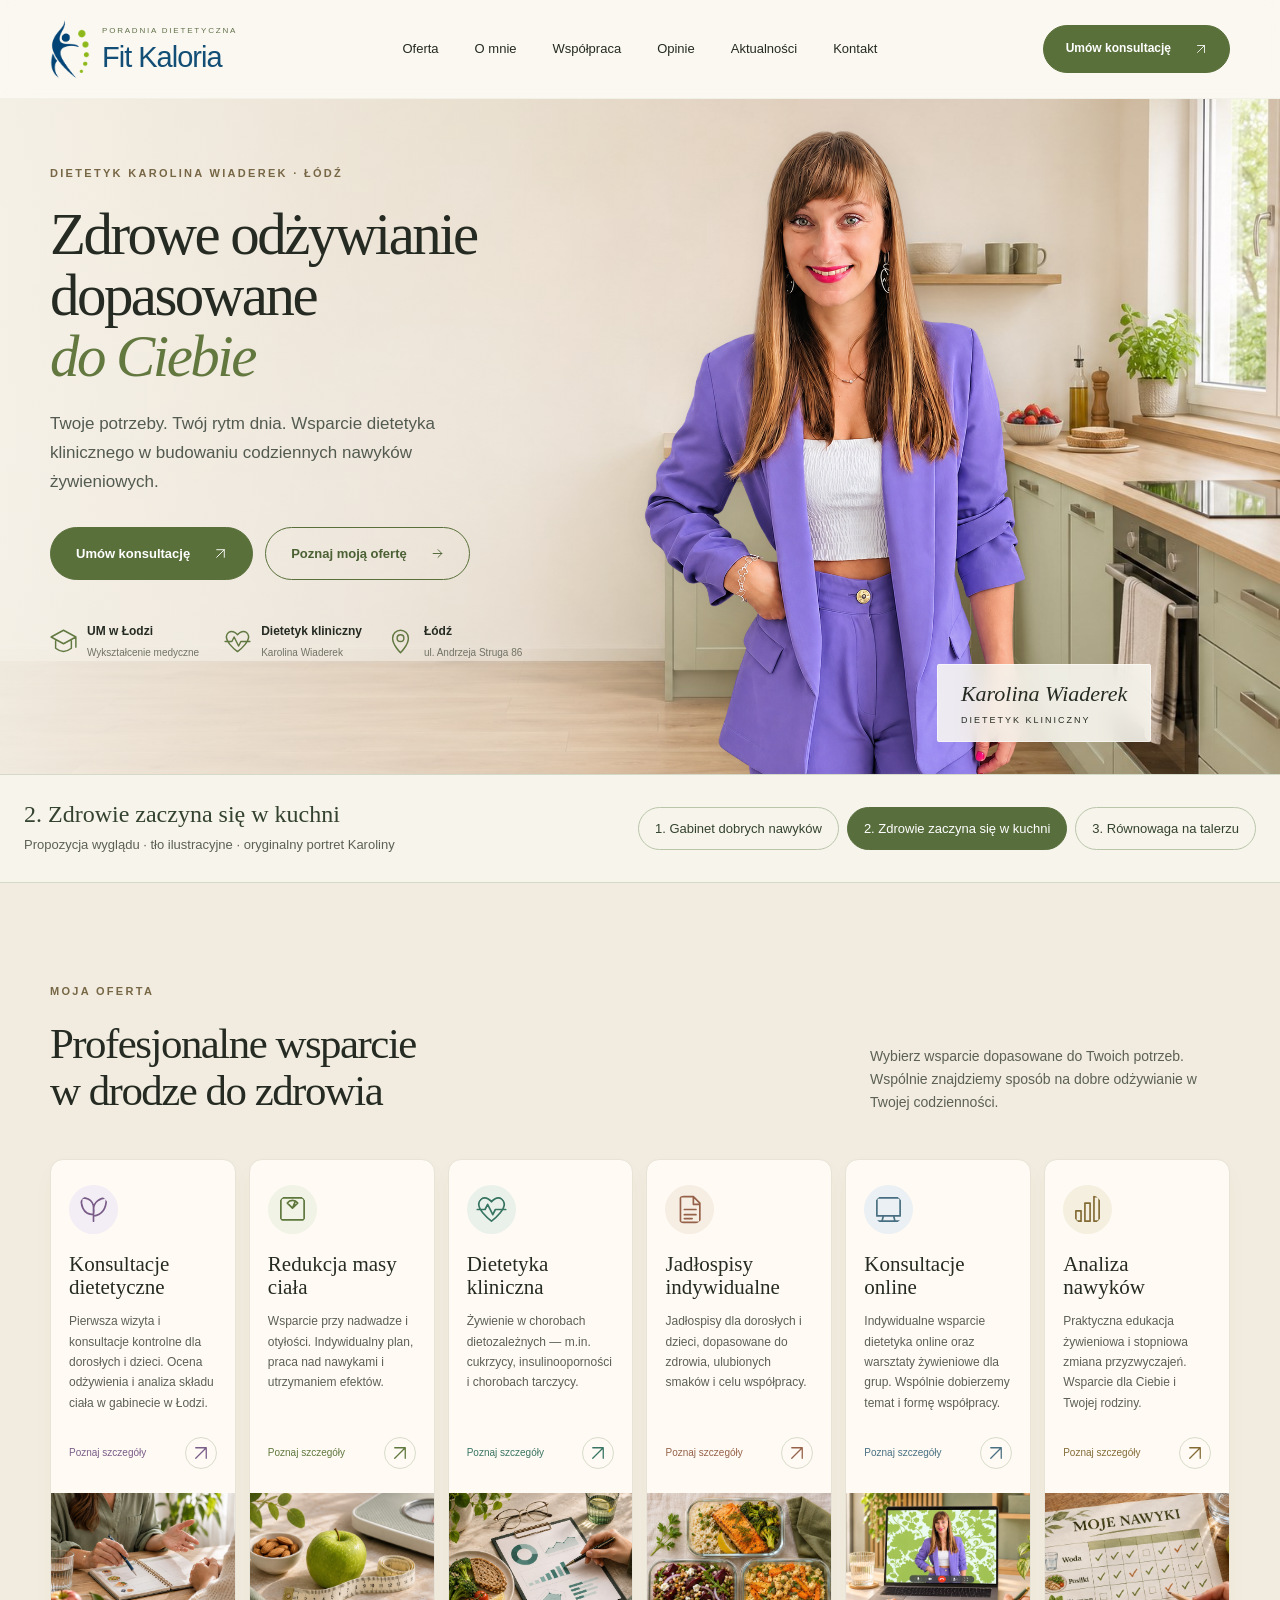
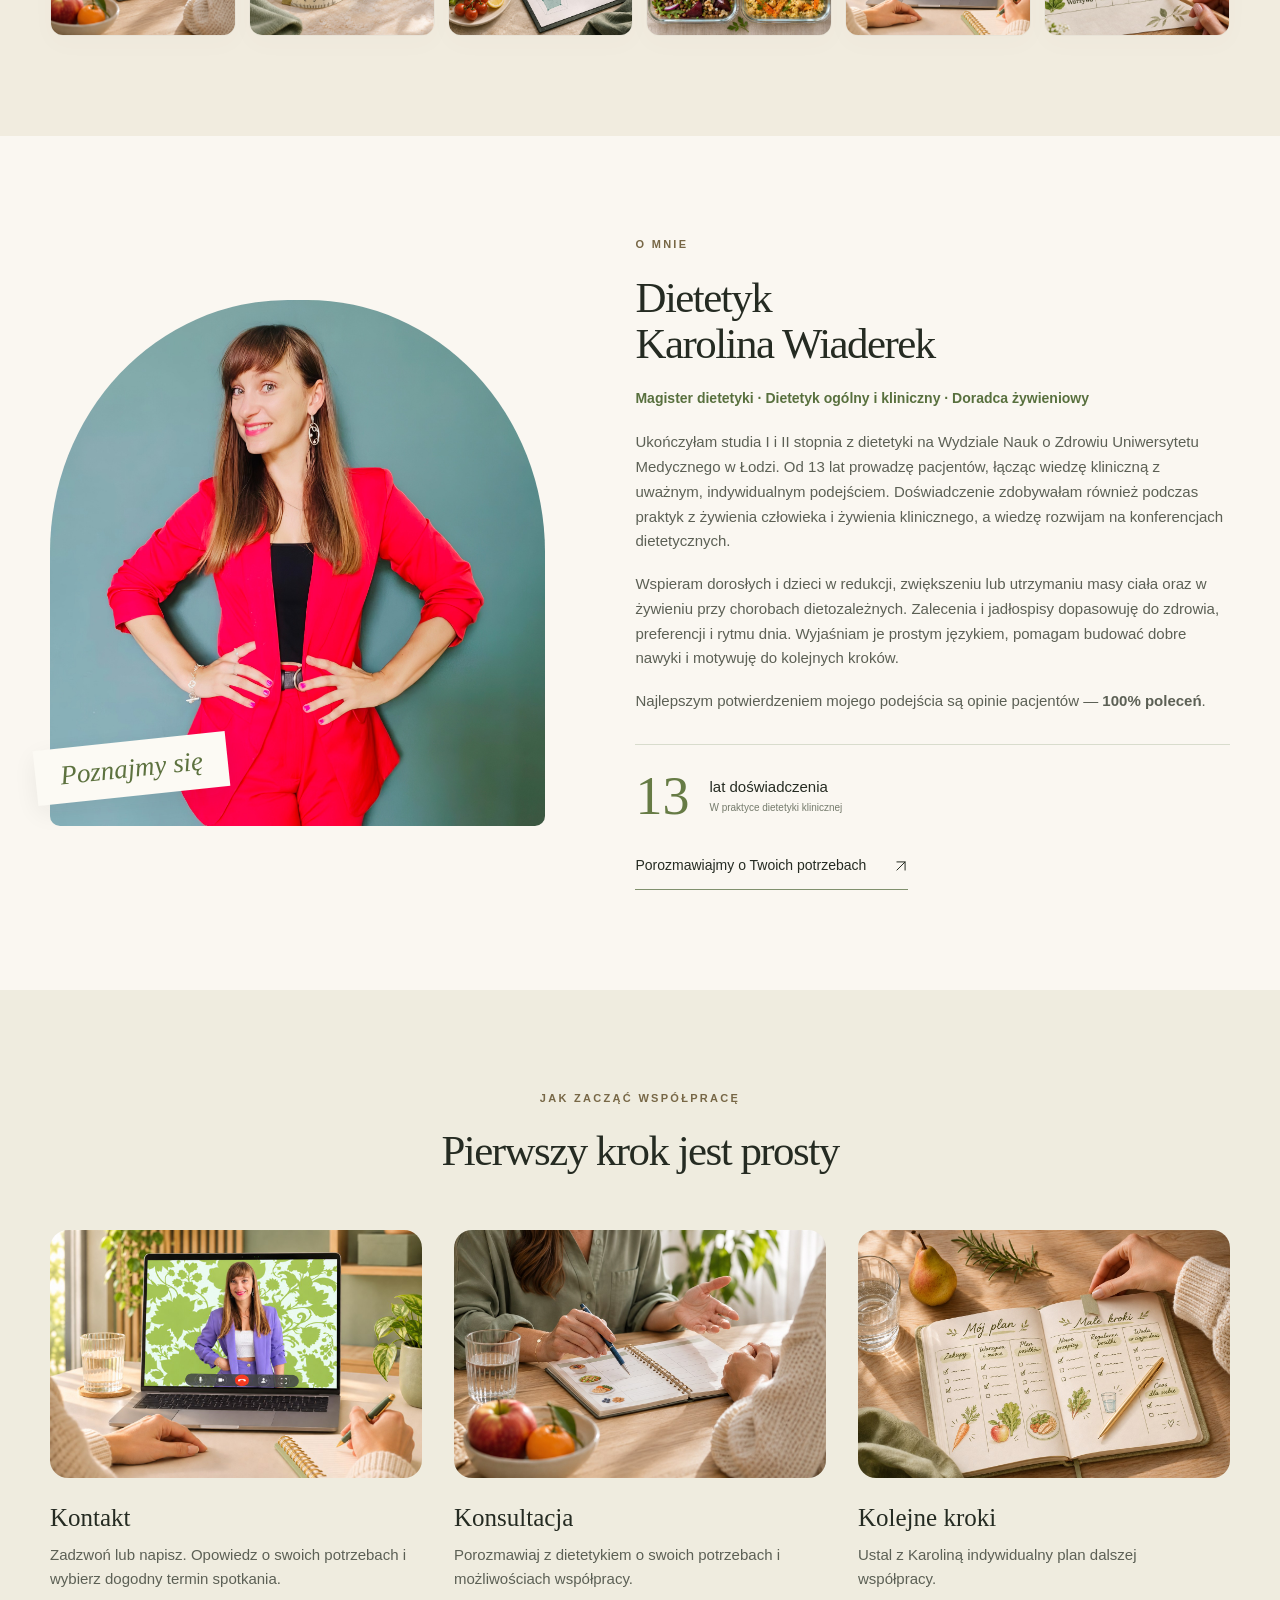
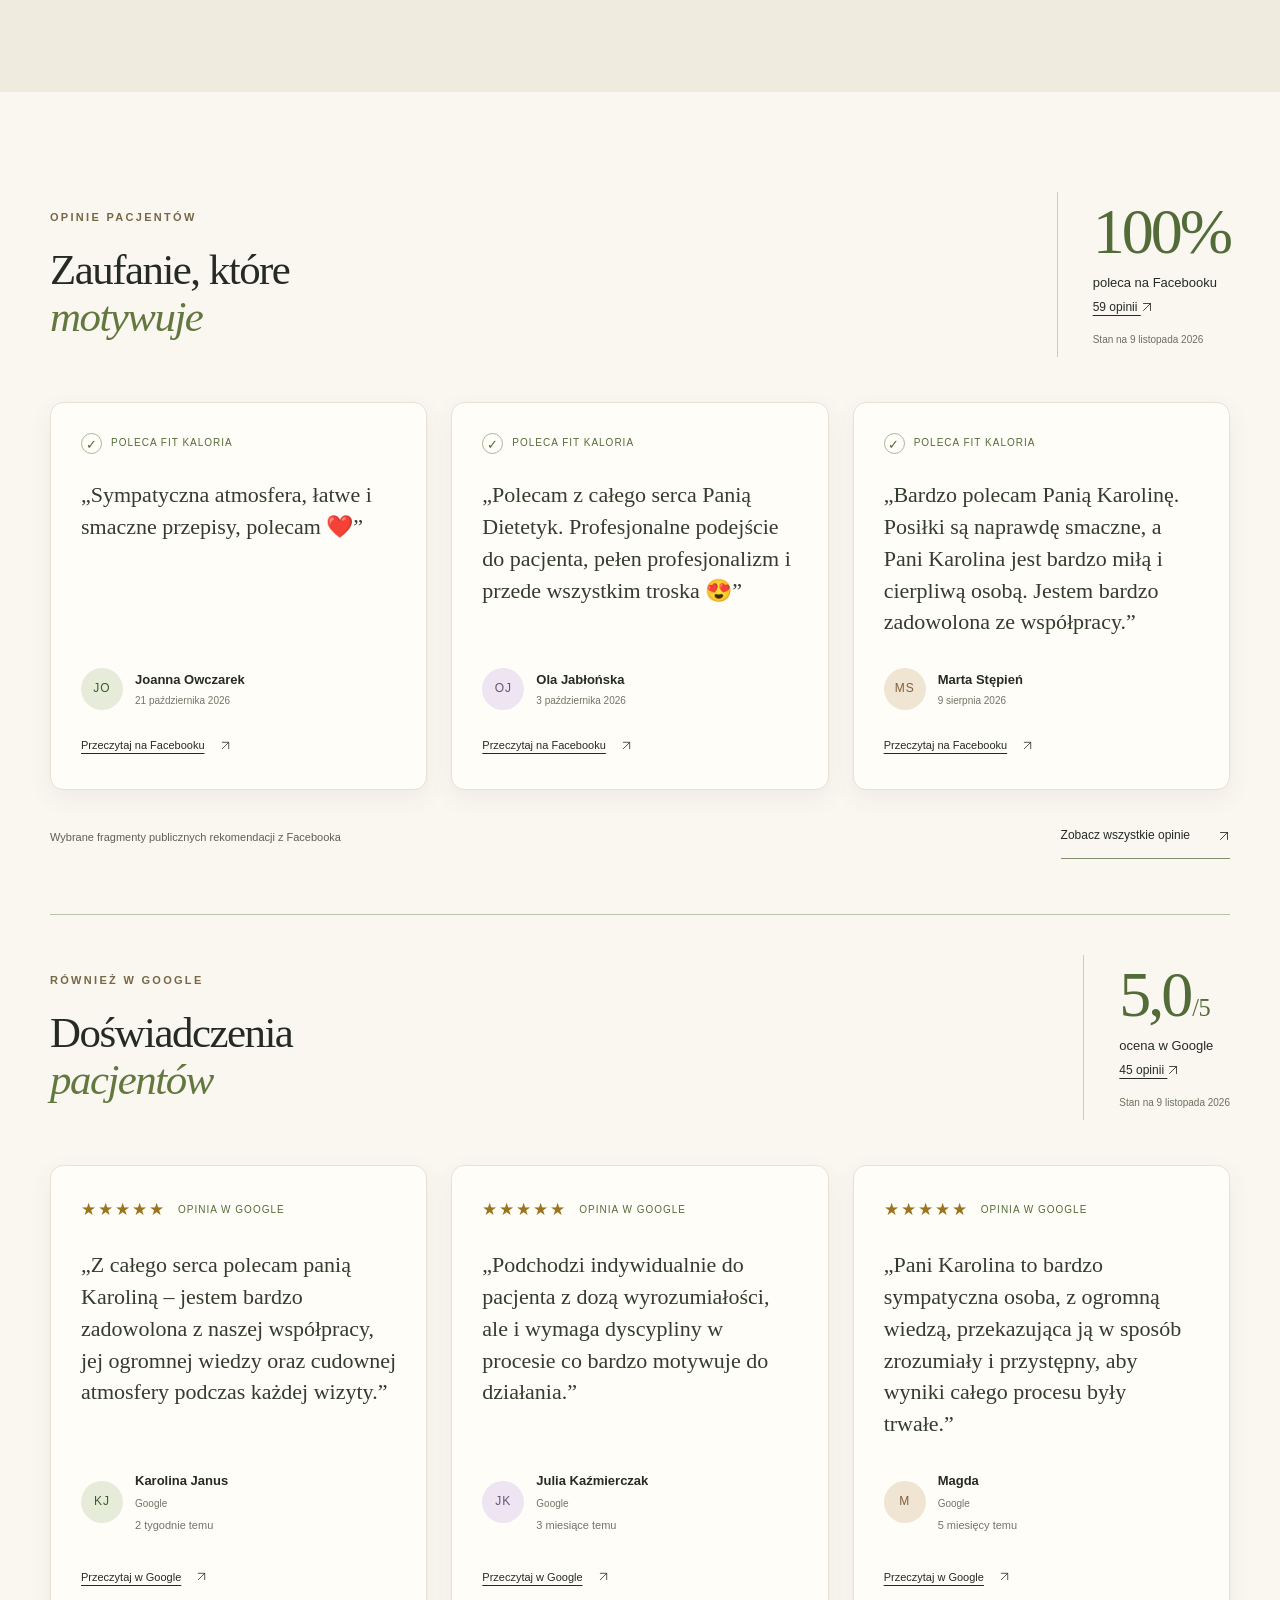
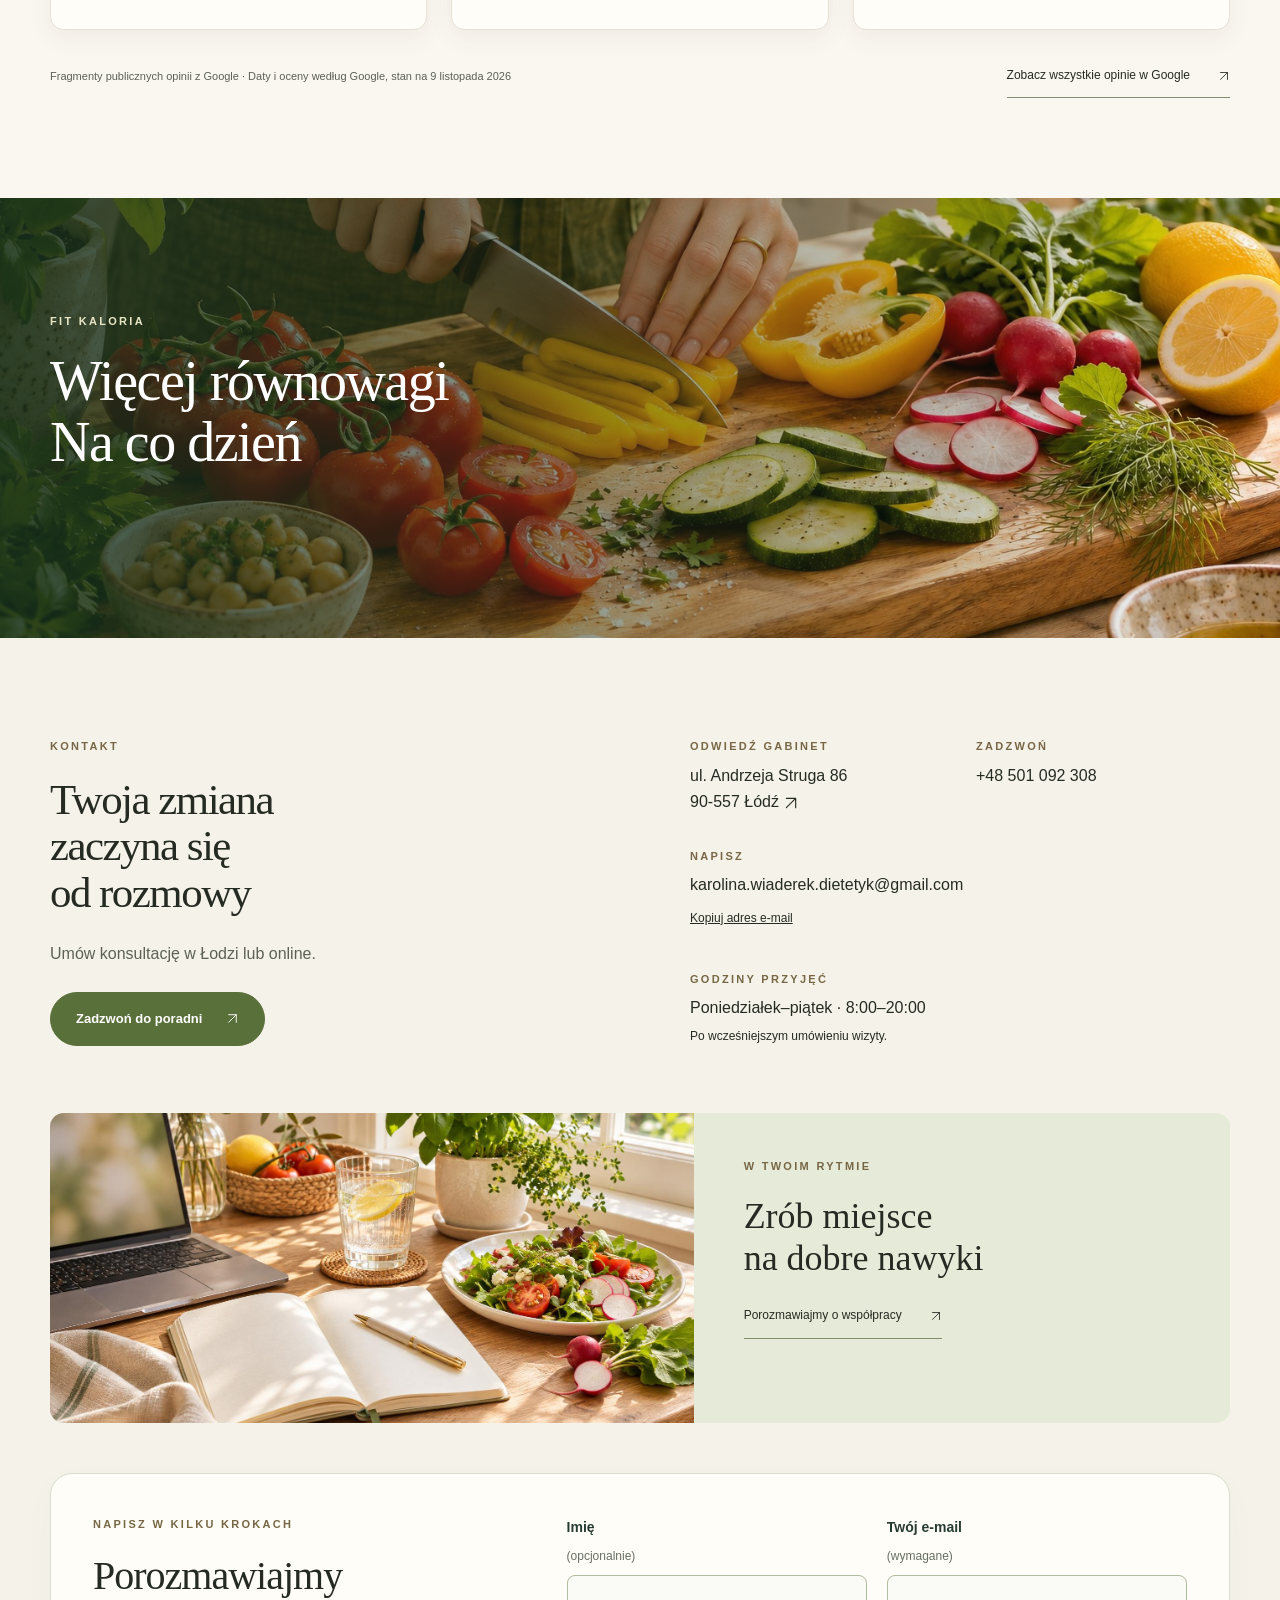
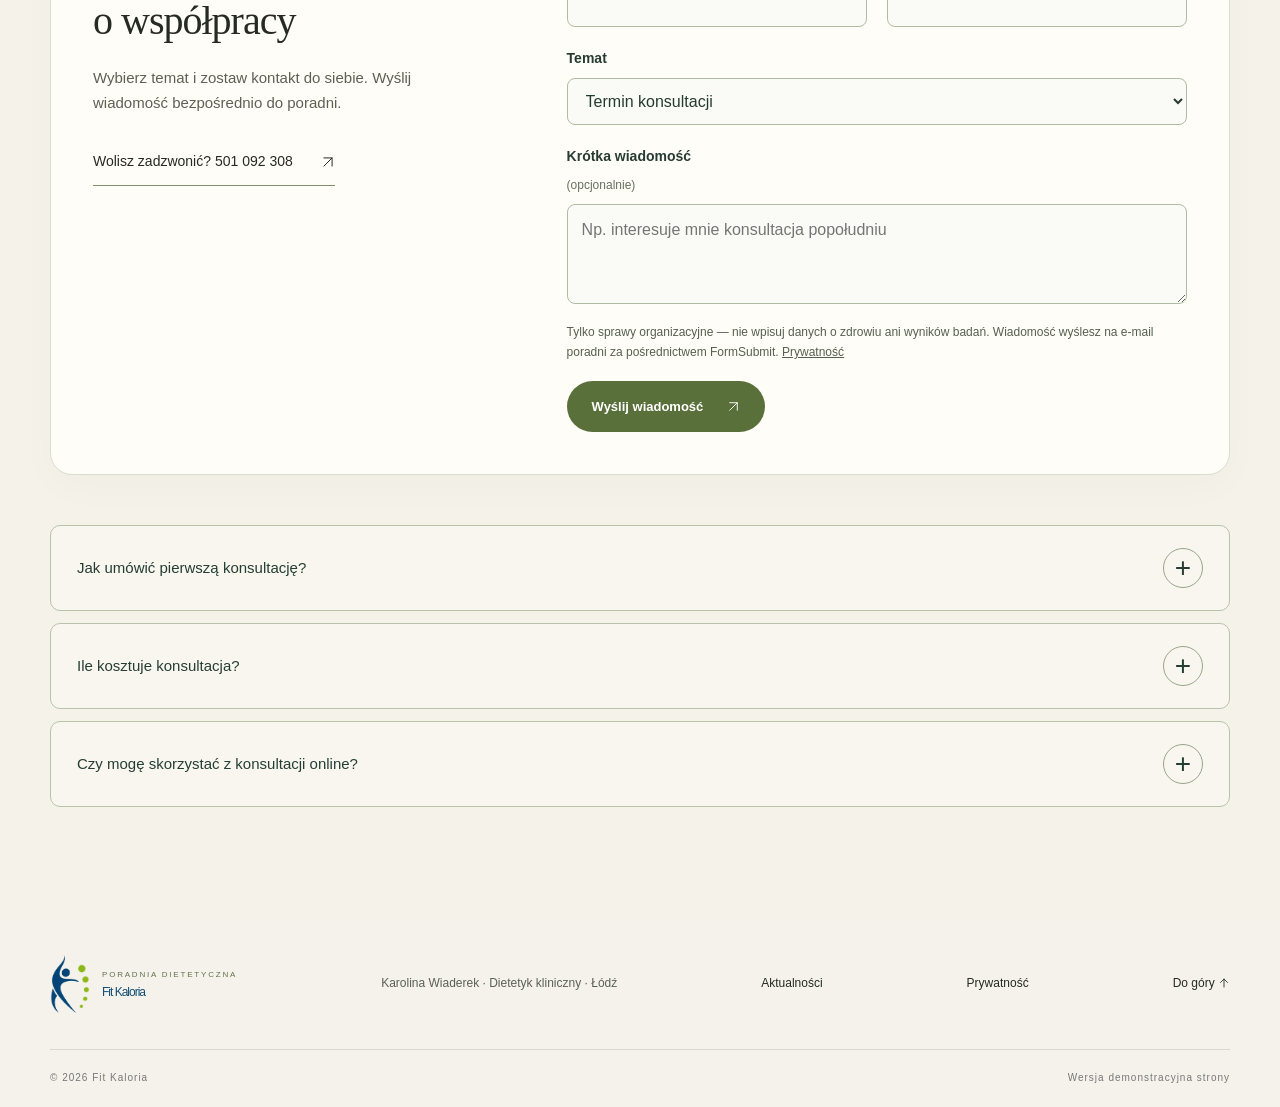
<file: propozycja-kuchnia.html>
<!doctype html><html lang="pl"><head><meta charset="utf-8"><meta name="viewport" content="width=device-width,initial-scale=1"><meta name="theme-color" content="#f7f3eb"><title>Propozycja 2: Zdrowie zaczyna się w kuchni — Fit Kaloria</title><meta name="description" content="Dietetyk kliniczny w Łodzi — Karolina Wiaderek, 13 lat doświadczenia. Konsultacje dla dorosłych i dzieci, jadłospisy i opieka online. Poznaj Fit Kaloria."><link rel="icon" href="favicon.ico?v=20" sizes="any"><link rel="icon" type="image/png" sizes="32x32" href="favicon-32.png?v=20"><link rel="icon" type="image/svg+xml" href="favicon.svg?v=20"><link rel="apple-touch-icon" sizes="180x180" href="apple-touch-icon.png?v=20"><link rel="stylesheet" href="style.css?v=51"><script src="app.js?v=51" defer></script><script type="application/ld+json">{"@context":"https://schema.org","@type":"LocalBusiness","name":"Fit Kaloria — Karolina Wiaderek","description":"Poradnia dietetyczna w Łodzi. Karolina Wiaderek, magister dietetyki, dietetyk ogólny i kliniczny. Konsultacje dla dorosłych i dzieci, jadłospisy i edukacja żywieniowa.","url":"https://gipsdrill.github.io/fit-kaloria-natural-premium/","telephone":"+48 501 092 308","email":"karolina.wiaderek.dietetyk@gmail.com","address":{"@type":"PostalAddress","streetAddress":"ul. Andrzeja Struga 86","postalCode":"90-557","addressLocality":"Łódź","addressCountry":"PL"},"openingHours":["Mo-Fr 08:00-20:00"],"image":"https://gipsdrill.github.io/fit-kaloria-natural-premium/karolina-purple.jpg","@id":"https://gipsdrill.github.io/fit-kaloria-natural-premium/#poradnia","hasMap":"https://www.google.com/maps/place/Mgr+dietetyk+Karolina+Wiaderek+Poradnia+%22Fit+Kaloria%22/@51.7617247,19.4341873,17z/data=!3m1!4b1!4m5!3m4!1s0x471a35250b10f0a1:0xd8a62a814ab3b971!8m2!3d51.7617247!4d19.4341873","sameAs":["https://www.google.com/maps/place/Mgr+dietetyk+Karolina+Wiaderek+Poradnia+%22Fit+Kaloria%22/@51.7617247,19.4341873,17z/data=!3m1!4b1!4m5!3m4!1s0x471a35250b10f0a1:0xd8a62a814ab3b971!8m2!3d51.7617247!4d19.4341873","https://www.facebook.com/profile.php?id=100089357919979"],"geo":{"@type":"GeoCoordinates","latitude":51.7617247,"longitude":19.4341873},"areaServed":{"@type":"City","name":"Łódź"},"hasOfferCatalog":{"@type":"OfferCatalog","name":"Oferta Fit Kaloria","itemListElement":[{"@type":"Offer","itemOffered":{"@type":"Service","name":"Konsultacje dietetyczne","url":"https://gipsdrill.github.io/fit-kaloria-natural-premium/konsultacje-dietetyczne.html"}},{"@type":"Offer","itemOffered":{"@type":"Service","name":"Redukcja masy ciała","url":"https://gipsdrill.github.io/fit-kaloria-natural-premium/redukcja-masy-ciala.html"}},{"@type":"Offer","itemOffered":{"@type":"Service","name":"Dietetyka kliniczna","url":"https://gipsdrill.github.io/fit-kaloria-natural-premium/dietetyka-kliniczna.html"}},{"@type":"Offer","itemOffered":{"@type":"Service","name":"Jadłospisy indywidualne","url":"https://gipsdrill.github.io/fit-kaloria-natural-premium/jadlospisy-indywidualne.html"}},{"@type":"Offer","itemOffered":{"@type":"Service","name":"Konsultacje online","url":"https://gipsdrill.github.io/fit-kaloria-natural-premium/konsultacje-online.html"}},{"@type":"Offer","itemOffered":{"@type":"Service","name":"Analiza nawyków","url":"https://gipsdrill.github.io/fit-kaloria-natural-premium/analiza-nawykow.html"}},{"@type":"Offer","itemOffered":{"@type":"Service","name":"Analiza składu ciała","url":"https://gipsdrill.github.io/fit-kaloria-natural-premium/konsultacje-dietetyczne.html#zakres-wsparcia"}},{"@type":"Offer","itemOffered":{"@type":"Service","name":"Analiza stanu odżywienia","url":"https://gipsdrill.github.io/fit-kaloria-natural-premium/konsultacje-dietetyczne.html#zakres-wsparcia"}},{"@type":"Offer","itemOffered":{"@type":"Service","name":"Żywienie dzieci","url":"https://gipsdrill.github.io/fit-kaloria-natural-premium/konsultacje-dietetyczne.html#zakres-wsparcia"}},{"@type":"Offer","itemOffered":{"@type":"Service","name":"Warsztaty dietetyczne","url":"https://gipsdrill.github.io/fit-kaloria-natural-premium/konsultacje-online.html#warsztaty"}}]}}</script><meta property="og:type" content="website"><meta property="og:locale" content="pl_PL"><meta property="og:site_name" content="Fit Kaloria — Poradnia Dietetyczna"><meta property="og:title" content="Fit Kaloria — Karolina Wiaderek | Dietetyk Łódź"><meta property="og:description" content="Dietetyk kliniczny w Łodzi — Karolina Wiaderek, 13 lat doświadczenia. Konsultacje dla dorosłych i dzieci, jadłospisy i opieka online. Poznaj Fit Kaloria."><meta property="og:url" content="https://gipsdrill.github.io/fit-kaloria-natural-premium/"><meta property="og:image" content="https://gipsdrill.github.io/fit-kaloria-natural-premium/fit-kaloria-social-v21.jpg"><meta property="og:image:secure_url" content="https://gipsdrill.github.io/fit-kaloria-natural-premium/fit-kaloria-social-v21.jpg"><meta property="og:image:type" content="image/jpeg"><meta property="og:image:width" content="1200"><meta property="og:image:height" content="630"><meta property="og:image:alt" content="Fit Kaloria — poradnia dietetyczna Karoliny Wiaderek. Portret dietetyczki na kremowym tle."><meta name="twitter:card" content="summary_large_image"><meta name="twitter:title" content="Fit Kaloria — Karolina Wiaderek | Dietetyk Łódź"><meta name="twitter:description" content="Odżywianie dopasowane do Ciebie. Konsultacje dietetyczne, indywidualne jadłospisy i wsparcie w zmianie nawyków. Łódź, ul. Struga 86."><meta name="twitter:image" content="https://gipsdrill.github.io/fit-kaloria-natural-premium/fit-kaloria-social-v21.jpg"><meta name="twitter:image:alt" content="Fit Kaloria — poradnia dietetyczna Karoliny Wiaderek. Portret dietetyczki na kremowym tle."><meta name="robots" content="noindex,nofollow"><style>
.natural .natural-hero{background-image:linear-gradient(90deg,rgba(249,246,237,.88),rgba(249,246,237,.48) 40%,transparent 62%),var(--concept-photo);background-size:cover;background-position:center 45%;background-repeat:no-repeat;background-color:#f2e9dc}
.natural .organic-shape,.natural .hero-breakfast,.natural .portrait-breakfast,.natural .hero-vegetables,.natural .portrait-vegetables,.natural .left-avocado,.natural .handwritten{display:none!important}
.natural .hero-grid{min-height:675px;grid-template-columns:1.1fr 1fr}
.natural .hero-copy{padding:66px 0 42px}
.natural .hero-copy h1{font-size:clamp(52px,4.6vw,80px);line-height:1.04;letter-spacing:-2.5px}
.natural .hero-copy>p{color:#535b51;font-size:17px;max-width:445px}
.natural .hero-portrait .cutout{height:98%;width:135%;left:-38%;filter:drop-shadow(7px 5px 14px #392d251c)}
.natural .hero-portrait .portrait-label{right:14%;bottom:32px;border:1px solid #ffffff80;background:rgba(250,248,242,.87);backdrop-filter:blur(10px);font-size:22px;padding:16px 23px;border-radius:2px}
.concept-strip{padding:26px 24px;background:#f7f4eb;border-block:1px solid #d5d9c8;color:#34432f}
.concept-strip>div{max-width:1280px;margin:auto;display:flex;align-items:center;justify-content:space-between;gap:24px;flex-wrap:wrap}
.concept-strip p{margin:4px 0 0;font-size:13px}.concept-strip strong{font:24px Georgia,serif}
.concept-links{display:flex;gap:8px;flex-wrap:wrap}.concept-links a{border:1px solid #bac6aa;border-radius:30px;padding:10px 16px;font-size:13px}.concept-links a[aria-current]{background:#586e3d;color:#fff;border-color:#586e3d}
@media(max-width:1100px){.natural .hero-copy h1{font-size:53px}.natural .hero-copy>p{font-size:15px}.natural .hero-portrait .cutout{left:-22%}.natural .hero-portrait .portrait-label{right:0;font-size:20px}.natural .hero-grid{min-height:630px}}
@media(max-width:700px){
 .natural .natural-hero{background-image:none;background-color:#f7f3e9}
 .natural .hero-grid{display:grid;grid-template-columns:1fr;min-height:0}
 .natural .hero-copy{padding:38px 0 28px;background:linear-gradient(#f7f3e9 85%,#f7f3e900)}
 .natural .hero-copy h1{font-size:clamp(38px,10vw,56px);letter-spacing:-1.5px;max-width:550px}
 .natural .hero-copy>p{font-size:15px}.natural .hero-facts{margin-top:25px}
 .natural .hero-portrait{height:470px;margin-top:0}.natural .hero-portrait::before{content:"";position:absolute;inset:auto -20px 0;height:340px;background-image:var(--concept-mobile-photo);background-size:auto 100%;background-position:right bottom;background-repeat:no-repeat;-webkit-mask-image:linear-gradient(to bottom,transparent 0%,#000 36%);mask-image:linear-gradient(to bottom,transparent 0%,#000 36%);z-index:0}
 .natural .hero-portrait .cutout{height:102%;width:135%;left:-37%}
 .natural .hero-portrait .portrait-label{right:0;bottom:22px;font-size:19px;padding:13px 18px}
 .natural .natural-hero--ogrod .hero-portrait::before{height:100%;background-image:var(--concept-photo);-webkit-mask-image:linear-gradient(to bottom,transparent,#000 34%);mask-image:linear-gradient(to bottom,transparent,#000 34%)}
 .concept-strip strong{font-size:22px}
}
@media(max-width:380px){.natural .hero-portrait{height:420px}.natural .hero-portrait::before{height:310px}.natural .hero-portrait .cutout{left:-35%}.natural .hero-portrait .portrait-label{font-size:17px}}
</style></head><body class="natural" id="top"><a href="#main" class="skip-link">Przejdź do treści</a><header class="site-header" id="start"><div class="container header-inner"><a class="brand" href="#top" aria-label="Fit Kaloria — początek strony"><img class="brand-mark" src="logo-fit-kaloria.png" alt="" aria-hidden="true" width="213" height="320"><span><small>PORADNIA DIETETYCZNA</small>Fit Kaloria</span></a><nav class="desktop-nav" aria-label="Nawigacja główna"><a href="#oferta">Oferta</a><a href="#o-mnie">O mnie</a><a href="#proces">Współpraca</a><a href="#opinie">Opinie</a><a href="aktualnosci.html">Aktualności</a><a href="#kontakt">Kontakt</a></nav><a class="button header-cta" href="#kontakt">Umów konsultację <span class="link-arrow"><svg class="ui-arrow" viewBox="0 0 24 24" width="24" height="24" aria-hidden="true" focusable="false"><path d="M5 19 19 5M5 5h14v14"/></svg></span></a><button class="menu-toggle" aria-expanded="false" aria-controls="mobile-menu">Menu <span aria-hidden="true">☰</span></button></div><nav id="mobile-menu" class="mobile-menu" aria-label="Nawigacja mobilna" hidden><a href="#oferta">Oferta</a><a href="#o-mnie">O mnie</a><a href="#proces">Współpraca</a><a href="#opinie">Opinie</a><a href="aktualnosci.html">Aktualności</a><a href="#kontakt">Kontakt</a></nav></header><main id="main"><section class="natural-hero natural-hero--kuchnia" style="--concept-photo:url('concept-kuchnia-v2.jpg');--concept-mobile-photo:url('concept-kuchnia-v1.jpg')"><div class="container hero-grid"><div class="hero-copy"><span class="eyebrow">DIETETYK KAROLINA WIADEREK · ŁÓDŹ</span><h1>Zdrowe odżywianie<br>dopasowane<br> <em>do Ciebie</em></h1><p>Twoje potrzeby. Twój rytm dnia. Wsparcie dietetyka klinicznego w budowaniu codziennych nawyków żywieniowych.</p><div class="actions"><a class="button" href="#kontakt">Umów konsultację <span class="link-arrow"><svg class="ui-arrow" viewBox="0 0 24 24" width="24" height="24" aria-hidden="true" focusable="false"><path d="M5 19 19 5M5 5h14v14"/></svg></span></a><a class="button outline" href="#oferta">Poznaj moją ofertę <span class="link-arrow"><svg class="ui-arrow" viewBox="0 0 24 24" width="24" height="24" aria-hidden="true" focusable="false"><path d="M4 12h16m-7-7 7 7-7 7"/></svg></span></a></div><div class="hero-facts"><div><svg class="icon" viewBox="0 0 24 24" aria-hidden="true" fill="none" stroke="currentColor" stroke-width="1.3" stroke-linecap="round" stroke-linejoin="round"><path d="m1 8 11-6 11 6-11 6L1 8Zm4 3v7c5 4 9 4 14 0v-7m4-3v9"/></svg><span><strong>UM w Łodzi</strong><small>Wykształcenie medyczne</small></span></div><div><svg class="icon" viewBox="0 0 24 24" aria-hidden="true" fill="none" stroke="currentColor" stroke-width="1.3" stroke-linecap="round" stroke-linejoin="round"><path d="M20 4c-4-3-8 2-8 2S8 1 4 4C-3 10 12 21 12 21S27 10 20 4ZM1 12h6l2-4 4 8 2-4h8"/></svg><span><strong>Dietetyk kliniczny</strong><small>Karolina Wiaderek</small></span></div><div><svg class="icon" viewBox="0 0 24 24" aria-hidden="true" fill="none" stroke="currentColor" stroke-width="1.3" stroke-linecap="round" stroke-linejoin="round"><path d="M19 9c0 6-7 13-7 13S5 15 5 9a7 7 0 0 1 14 0ZM15 9a3 3 0 1 1-6 0 3 3 0 0 1 6 0"/></svg><span><strong>Łódź</strong><small>ul. Andrzeja Struga 86</small></span></div></div></div><div class="hero-portrait"><div class="organic-shape"></div><img class="cutout" src="karolina-cutout.png" width="1254" height="1254" alt="Karolina Wiaderek w fioletowym garniturze" fetchpriority="high"><span class="handwritten">Małe kroki<br>Twoja zmiana</span><div class="portrait-label">Karolina Wiaderek <small>DIETETYK KLINICZNY</small></div></div></div></section><aside class="concept-strip"><div><div><strong>2. Zdrowie zaczyna się w kuchni</strong><p>Propozycja wyglądu · tło ilustracyjne · oryginalny portret Karoliny</p></div><nav class="concept-links" aria-label="Porównaj propozycje"><a href="propozycja-gabinet.html">1. Gabinet dobrych nawyków</a><a href="propozycja-kuchnia.html" aria-current="page">2. Zdrowie zaczyna się w kuchni</a><a href="propozycja-ogrod.html">3. Równowaga na talerzu</a></nav></div></aside><section id="oferta" class="offer section"><div class="container"><div class="section-heading reveal"><div><span class="eyebrow">MOJA OFERTA</span><h2>Profesjonalne wsparcie<br>w drodze do zdrowia</h2></div><p>Wybierz wsparcie dopasowane do Twoich potrzeb.<br>Wspólnie znajdziemy sposób na dobre odżywianie w Twojej codzienności.</p></div><div class="service-grid"><a class="service-card reveal" href="konsultacje-dietetyczne.html"><svg class="icon" viewBox="0 0 24 24" aria-hidden="true" fill="none" stroke="currentColor" stroke-width="1.3" stroke-linecap="round" stroke-linejoin="round"><path d="M12 21V10M12 16C3 16 2 7 3 3c8 0 10 5 9 13ZM12 12c0-6 5-9 10-9 0 8-3 13-10 14"/></svg><h3>Konsultacje dietetyczne</h3><p>Pierwsza wizyta i konsultacje kontrolne dla dorosłych i dzieci. Ocena odżywienia i analiza składu ciała w gabinecie w Łodzi.</p><span class="card-link">Poznaj szczegóły <b><svg class="ui-arrow" viewBox="0 0 24 24" width="24" height="24" aria-hidden="true" focusable="false"><path d="M5 19 19 5M5 5h14v14"/></svg></b></span><div class="service-visual service-visual-0"><img src="consultation-premium.jpg" alt="" aria-hidden="true" width="1400" height="933" loading="lazy"></div></a><a class="service-card reveal" href="redukcja-masy-ciala.html"><svg class="icon" viewBox="0 0 24 24" aria-hidden="true" fill="none" stroke="currentColor" stroke-width="1.3" stroke-linecap="round" stroke-linejoin="round"><path d="M5 3h14a2 2 0 0 1 2 2v15H3V5a2 2 0 0 1 2-2ZM8 7a5 5 0 0 1 8 0l-4 4-4-4Zm4 4 2-5"/></svg><h3>Redukcja masy ciała</h3><p>Wsparcie przy nadwadze i otyłości. Indywidualny plan, praca nad nawykami i utrzymaniem efektów.</p><span class="card-link">Poznaj szczegóły <b><svg class="ui-arrow" viewBox="0 0 24 24" width="24" height="24" aria-hidden="true" focusable="false"><path d="M5 19 19 5M5 5h14v14"/></svg></b></span><div class="service-visual service-visual-1"><img src="weight.jpg" alt="" aria-hidden="true" width="1200" height="800" loading="lazy"></div></a><a class="service-card reveal" href="dietetyka-kliniczna.html"><svg class="icon" viewBox="0 0 24 24" aria-hidden="true" fill="none" stroke="currentColor" stroke-width="1.3" stroke-linecap="round" stroke-linejoin="round"><path d="M20 4c-4-3-8 2-8 2S8 1 4 4C-3 10 12 21 12 21S27 10 20 4ZM1 12h6l2-4 4 8 2-4h8"/></svg><h3>Dietetyka kliniczna</h3><p>Żywienie w chorobach dietozależnych — m.in. cukrzycy, insulinooporności i chorobach tarczycy.</p><span class="card-link">Poznaj szczegóły <b><svg class="ui-arrow" viewBox="0 0 24 24" width="24" height="24" aria-hidden="true" focusable="false"><path d="M5 19 19 5M5 5h14v14"/></svg></b></span><div class="service-visual service-visual-2"><img src="clinical-premium.jpg" alt="" aria-hidden="true" width="1400" height="933" loading="lazy"></div></a><a class="service-card reveal" href="jadlospisy-indywidualne.html"><svg class="icon" viewBox="0 0 24 24" aria-hidden="true" fill="none" stroke="currentColor" stroke-width="1.3" stroke-linecap="round" stroke-linejoin="round"><path d="M5 2h10l5 5v15H5V2Zm10 0v6h5M8 12h9M8 16h9M8 19h6"/></svg><h3>Jadłospisy indywidualne</h3><p>Jadłospisy dla dorosłych i dzieci, dopasowane do zdrowia, ulubionych smaków i celu współpracy.</p><span class="card-link">Poznaj szczegóły <b><svg class="ui-arrow" viewBox="0 0 24 24" width="24" height="24" aria-hidden="true" focusable="false"><path d="M5 19 19 5M5 5h14v14"/></svg></b></span><div class="service-visual service-visual-3"><img src="mealplan.jpg" alt="" aria-hidden="true" width="1200" height="800" loading="lazy"></div></a><a class="service-card reveal" href="konsultacje-online.html"><svg class="icon" viewBox="0 0 24 24" aria-hidden="true" fill="none" stroke="currentColor" stroke-width="1.3" stroke-linecap="round" stroke-linejoin="round"><path d="M3 3h18v14H3V3ZM1 21h22M8 17l-1 4m9-4 1 4"/></svg><h3>Konsultacje online</h3><p>Indywidualne wsparcie dietetyka online oraz warsztaty żywieniowe dla grup. Wspólnie dobierzemy temat i formę współpracy.</p><span class="card-link">Poznaj szczegóły <b><svg class="ui-arrow" viewBox="0 0 24 24" width="24" height="24" aria-hidden="true" focusable="false"><path d="M5 19 19 5M5 5h14v14"/></svg></b></span><div class="service-visual service-visual-4"><img src="online-purple.jpg" alt="" aria-hidden="true" width="1200" height="800" loading="lazy"></div></a><a class="service-card reveal" href="analiza-nawykow.html"><svg class="icon" viewBox="0 0 24 24" aria-hidden="true" fill="none" stroke="currentColor" stroke-width="1.3" stroke-linecap="round" stroke-linejoin="round"><path d="M3 21V13h4v8Zm7 0V7h4v14Zm7 0V2h4v19Z"/></svg><h3>Analiza nawyków</h3><p>Praktyczna edukacja żywieniowa i stopniowa zmiana przyzwyczajeń. Wsparcie dla Ciebie i Twojej rodziny.</p><span class="card-link">Poznaj szczegóły <b><svg class="ui-arrow" viewBox="0 0 24 24" width="24" height="24" aria-hidden="true" focusable="false"><path d="M5 19 19 5M5 5h14v14"/></svg></b></span><div class="service-visual service-visual-5"><img src="habits-tracker.jpg" alt="" aria-hidden="true" width="1200" height="800" loading="lazy"></div></a></div></div></section><section id="o-mnie" class="about section"><div class="container about-grid"><div class="about-photo reveal"><img src="karolina-red.jpg" width="2048" height="2048" loading="lazy" alt="Karolina Wiaderek w czerwonej marynarce"><span class="photo-note">Poznajmy się</span></div><div class="about-copy reveal"><span class="eyebrow">O MNIE</span><h2>Dietetyk<br>Karolina Wiaderek</h2><p class="olive">Magister dietetyki · Dietetyk ogólny i kliniczny · Doradca żywieniowy</p><p>Ukończyłam studia I i II stopnia z dietetyki na Wydziale Nauk o Zdrowiu Uniwersytetu Medycznego w Łodzi. Od 13 lat prowadzę pacjentów, łącząc wiedzę kliniczną z uważnym, indywidualnym podejściem. Doświadczenie zdobywałam również podczas praktyk z żywienia człowieka i żywienia klinicznego, a wiedzę rozwijam na konferencjach dietetycznych.</p><p>Wspieram dorosłych i dzieci w redukcji, zwiększeniu lub utrzymaniu masy ciała oraz w żywieniu przy chorobach dietozależnych. Zalecenia i jadłospisy dopasowuję do zdrowia, preferencji i rytmu dnia. Wyjaśniam je prostym językiem, pomagam budować dobre nawyki i motywuję do kolejnych kroków.</p><p>Najlepszym potwierdzeniem mojego podejścia są opinie pacjentów — <a href="#opinie"><strong>100% poleceń</strong></a>.</p><div class="experience"><strong>13</strong><div>lat doświadczenia<small>W praktyce dietetyki klinicznej</small></div></div><a class="text-link" href="#kontakt">Porozmawiajmy o Twoich potrzebach <span class="link-arrow"><svg class="ui-arrow" viewBox="0 0 24 24" width="24" height="24" aria-hidden="true" focusable="false"><path d="M5 19 19 5M5 5h14v14"/></svg></span></a></div></div></section><section id="proces" class="process section"><div class="container"><div class="center reveal"><span class="eyebrow">JAK ZACZĄĆ WSPÓŁPRACĘ</span><h2>Pierwszy krok jest prosty</h2></div><div class="process-grid"><article class="reveal"><div class="process-photo"><img src="online-purple.jpg" width="1400" height="933" loading="lazy" decoding="async" alt="Kontakt z Karoliną Wiaderek przez internet — fotografia ilustracyjna"></div><h3>Kontakt</h3><p>Zadzwoń lub napisz. Opowiedz o swoich potrzebach i wybierz dogodny termin spotkania.</p></article><article class="reveal"><div class="process-photo"><img src="consultation-premium.jpg" width="1400" height="933" loading="lazy" decoding="async" alt="Rozmowa o codziennym odżywianiu przy wspólnym stole — fotografia ilustracyjna"></div><h3>Konsultacja</h3><p>Porozmawiaj z dietetykiem o swoich potrzebach i możliwościach współpracy.</p></article><article class="reveal"><div class="process-photo"><img src="process-direction-filled.jpg" width="1400" height="933" loading="lazy" decoding="async" alt="Wypełniony planer posiłków i małych codziennych zmian"></div><h3>Kolejne kroki</h3><p>Ustal z Karoliną indywidualny plan dalszej współpracy.</p></article></div></div></section><section id="opinie" class="opinions section" aria-labelledby="opinions-title"><div class="container"><div class="reviews-heading reveal"><div><span class="eyebrow">OPINIE PACJENTÓW</span><h2 id="opinions-title">Zaufanie, które<br><em>motywuje</em></h2></div><div class="reviews-rating"><a href="https://www.facebook.com/profile.php?id=100089357919979&amp;sk=reviews" target="_blank" rel="noopener noreferrer" aria-label="100 procent poleca, 59 opinii — zobacz rekomendacje na Facebooku"><strong>100%</strong><span>poleca na Facebooku</span><span class="reviews-count">59 opinii <span class="link-arrow" aria-hidden="true"><svg class="ui-arrow" viewBox="0 0 24 24" width="24" height="24" aria-hidden="true" focusable="false"><path d="M5 19 19 5M5 5h14v14"/></svg></span></span></a><small>Stan na 9 listopada 2026</small></div></div><div class="reviews-grid"><figure class="review-card reveal"><div class="review-recommends"><span aria-hidden="true">✓</span> Poleca Fit Kaloria</div><blockquote cite="https://www.facebook.com/joanna.owczarek.14/posts/pfbid02WuuSQ4c2e4C1T7g9t3X2cMjEcWPpSVGaVyHeqSx7U6V78qfizSyQPWGCchpttrAsl"><p>„Sympatyczna atmosfera, łatwe i smaczne przepisy, polecam ❤️”</p></blockquote><figcaption><span class="review-initials" aria-hidden="true">JO</span><div><span class="review-name">Joanna Owczarek</span><time datetime="2026-10-21">21 października 2026</time></div></figcaption><a class="review-source" href="https://www.facebook.com/joanna.owczarek.14/posts/pfbid02WuuSQ4c2e4C1T7g9t3X2cMjEcWPpSVGaVyHeqSx7U6V78qfizSyQPWGCchpttrAsl" target="_blank" rel="noopener noreferrer" aria-label="Przeczytaj pełną opinię Joanna Owczarek na Facebooku">Przeczytaj na Facebooku <span class="link-arrow" aria-hidden="true"><svg class="ui-arrow" viewBox="0 0 24 24" width="24" height="24" aria-hidden="true" focusable="false"><path d="M5 19 19 5M5 5h14v14"/></svg></span></a></figure><figure class="review-card reveal"><div class="review-recommends"><span aria-hidden="true">✓</span> Poleca Fit Kaloria</div><blockquote cite="https://www.facebook.com/ola.boruszewska.9/posts/pfbid02fcZiLbEadskgMvyeNUvij6CbBAMWwHtJXq2Giww8P4EMPZJq7A9AGcSLjbbgANdMl"><p>„Polecam z całego serca Panią Dietetyk. Profesjonalne podejście do pacjenta, pełen profesjonalizm i przede wszystkim troska 😍”</p></blockquote><figcaption><span class="review-initials" aria-hidden="true">OJ</span><div><span class="review-name">Ola Jabłońska</span><time datetime="2026-10-03">3 października 2026</time></div></figcaption><a class="review-source" href="https://www.facebook.com/ola.boruszewska.9/posts/pfbid02fcZiLbEadskgMvyeNUvij6CbBAMWwHtJXq2Giww8P4EMPZJq7A9AGcSLjbbgANdMl" target="_blank" rel="noopener noreferrer" aria-label="Przeczytaj pełną opinię Ola Jabłońska na Facebooku">Przeczytaj na Facebooku <span class="link-arrow" aria-hidden="true"><svg class="ui-arrow" viewBox="0 0 24 24" width="24" height="24" aria-hidden="true" focusable="false"><path d="M5 19 19 5M5 5h14v14"/></svg></span></a></figure><figure class="review-card reveal"><div class="review-recommends"><span aria-hidden="true">✓</span> Poleca Fit Kaloria</div><blockquote cite="https://www.facebook.com/permalink.php?story_fbid=pfbid027wYNBWqaXnH6uTH15udUowrWkuy9GqmeiU2VArmY7yCeMm7dGDjGRLqKdkiLvN6Pl&amp;id=100013738157498"><p>„Bardzo polecam Panią Karolinę. Posiłki są naprawdę smaczne, a Pani Karolina jest bardzo miłą i cierpliwą osobą. Jestem bardzo zadowolona ze współpracy.”</p></blockquote><figcaption><span class="review-initials" aria-hidden="true">MS</span><div><span class="review-name">Marta Stępień</span><time datetime="2026-08-09">9 sierpnia 2026</time></div></figcaption><a class="review-source" href="https://www.facebook.com/permalink.php?story_fbid=pfbid027wYNBWqaXnH6uTH15udUowrWkuy9GqmeiU2VArmY7yCeMm7dGDjGRLqKdkiLvN6Pl&amp;id=100013738157498" target="_blank" rel="noopener noreferrer" aria-label="Przeczytaj pełną opinię Marta Stępień na Facebooku">Przeczytaj na Facebooku <span class="link-arrow" aria-hidden="true"><svg class="ui-arrow" viewBox="0 0 24 24" width="24" height="24" aria-hidden="true" focusable="false"><path d="M5 19 19 5M5 5h14v14"/></svg></span></a></figure></div><div class="reviews-footnote"><p>Wybrane fragmenty publicznych rekomendacji z Facebooka</p><a class="text-link" href="https://www.facebook.com/profile.php?id=100089357919979&amp;sk=reviews" target="_blank" rel="noopener noreferrer">Zobacz wszystkie opinie <span class="link-arrow" aria-hidden="true"><svg class="ui-arrow" viewBox="0 0 24 24" width="24" height="24" aria-hidden="true" focusable="false"><path d="M5 19 19 5M5 5h14v14"/></svg></span></a></div><div class="google-reviews"><div class="reviews-heading google-reviews-heading reveal"><div><span class="eyebrow">RÓWNIEŻ W GOOGLE</span><h2 id="google-opinions-title">Doświadczenia<br><em>pacjentów</em></h2></div><div class="reviews-rating google-reviews-rating"><a href="https://www.google.com/maps/place/Mgr+dietetyk+Karolina+Wiaderek+Poradnia+%22Fit+Kaloria%22/@51.7617247,19.4341873,17z/data=!3m1!4b1!4m5!3m4!1s0x471a35250b10f0a1:0xd8a62a814ab3b971!8m2!3d51.7617247!4d19.4341873" target="_blank" rel="noopener noreferrer" aria-label="Ocena 5,0 na 5, 45 opinii — zobacz opinie w Google"><strong>5,0<span class="rating-denominator">/5</span></strong><span>ocena w Google</span><span class="reviews-count">45 opinii <span class="link-arrow" aria-hidden="true"><svg class="ui-arrow" viewBox="0 0 24 24" width="24" height="24" aria-hidden="true" focusable="false"><path d="M5 19 19 5M5 5h14v14"/></svg></span></span></a><small>Stan na 9 listopada 2026</small></div></div><div class="reviews-grid google-reviews-grid"><figure class="review-card google-review-card reveal"><div class="review-recommends"><span class="google-stars" aria-label="Ocena 5 na 5">★★★★★</span><span class="google-label">Opinia w Google</span></div><blockquote cite="https://www.google.com/maps/contrib/102155759133729862089/reviews?hl=pl"><p>„Z całego serca polecam panią Karoliną – jestem bardzo zadowolona z naszej współpracy, jej ogromnej wiedzy oraz cudownej atmosfery podczas każdej wizyty.”</p></blockquote><figcaption><span class="review-initials" aria-hidden="true">KJ</span><div><span class="review-name">Karolina Janus</span><span class="google-source-label">Google</span><span class="google-review-date" title="Data wyświetlana przez Google 9 listopada 2026">2 tygodnie temu</span></div></figcaption><a class="review-source" href="https://www.google.com/maps/contrib/102155759133729862089/reviews?hl=pl" target="_blank" rel="noopener noreferrer" aria-label="Przeczytaj opinię Karolina Janus w Google">Przeczytaj w Google <span class="link-arrow" aria-hidden="true"><svg class="ui-arrow" viewBox="0 0 24 24" width="24" height="24" aria-hidden="true" focusable="false"><path d="M5 19 19 5M5 5h14v14"/></svg></span></a></figure><figure class="review-card google-review-card reveal"><div class="review-recommends"><span class="google-stars" aria-label="Ocena 5 na 5">★★★★★</span><span class="google-label">Opinia w Google</span></div><blockquote cite="https://www.google.com/maps/contrib/100512553528512157415/reviews?hl=pl"><p>„Podchodzi indywidualnie do pacjenta z dozą wyrozumiałości, ale i wymaga dyscypliny w procesie co bardzo motywuje do działania.”</p></blockquote><figcaption><span class="review-initials" aria-hidden="true">JK</span><div><span class="review-name">Julia Kaźmierczak</span><span class="google-source-label">Google</span><span class="google-review-date" title="Data wyświetlana przez Google 9 listopada 2026">3 miesiące temu</span></div></figcaption><a class="review-source" href="https://www.google.com/maps/contrib/100512553528512157415/reviews?hl=pl" target="_blank" rel="noopener noreferrer" aria-label="Przeczytaj opinię Julia Kaźmierczak w Google">Przeczytaj w Google <span class="link-arrow" aria-hidden="true"><svg class="ui-arrow" viewBox="0 0 24 24" width="24" height="24" aria-hidden="true" focusable="false"><path d="M5 19 19 5M5 5h14v14"/></svg></span></a></figure><figure class="review-card google-review-card reveal"><div class="review-recommends"><span class="google-stars" aria-label="Ocena 5 na 5">★★★★★</span><span class="google-label">Opinia w Google</span></div><blockquote cite="https://www.google.com/maps/contrib/114788322170059263112/reviews?hl=pl"><p>„Pani Karolina to bardzo sympatyczna osoba, z ogromną wiedzą, przekazująca ją w sposób zrozumiały i przystępny, aby wyniki całego procesu były trwałe.”</p></blockquote><figcaption><span class="review-initials" aria-hidden="true">M</span><div><span class="review-name">Magda</span><span class="google-source-label">Google</span><span class="google-review-date" title="Data wyświetlana przez Google 9 listopada 2026">5 miesięcy temu</span></div></figcaption><a class="review-source" href="https://www.google.com/maps/contrib/114788322170059263112/reviews?hl=pl" target="_blank" rel="noopener noreferrer" aria-label="Przeczytaj opinię Magda w Google">Przeczytaj w Google <span class="link-arrow" aria-hidden="true"><svg class="ui-arrow" viewBox="0 0 24 24" width="24" height="24" aria-hidden="true" focusable="false"><path d="M5 19 19 5M5 5h14v14"/></svg></span></a></figure></div><div class="reviews-footnote"><p>Fragmenty publicznych opinii z Google · Daty i oceny według Google, stan na 9 listopada 2026</p><a class="text-link" href="https://www.google.com/maps/place/Mgr+dietetyk+Karolina+Wiaderek+Poradnia+%22Fit+Kaloria%22/@51.7617247,19.4341873,17z/data=!3m1!4b1!4m5!3m4!1s0x471a35250b10f0a1:0xd8a62a814ab3b971!8m2!3d51.7617247!4d19.4341873" target="_blank" rel="noopener noreferrer">Zobacz wszystkie opinie w Google <span class="link-arrow" aria-hidden="true"><svg class="ui-arrow" viewBox="0 0 24 24" width="24" height="24" aria-hidden="true" focusable="false"><path d="M5 19 19 5M5 5h14v14"/></svg></span></a></div></div></div></section><section class="food-banner" aria-label="Inspiracja żywieniowa"><img src="preparation-young.jpg" width="1536" height="1024" loading="lazy" alt="Przygotowywanie świeżych, kolorowych warzyw na drewnianej desce"><div><span class="eyebrow">FIT KALORIA</span><h2>Więcej równowagi<br>Na co dzień</h2></div></section><section id="kontakt" class="contact section"><div class="container"><div class="contact-grid"><div class="reveal"><span class="eyebrow">KONTAKT</span><h2>Twoja zmiana<br>zaczyna się<br>od rozmowy</h2><p>Umów konsultację w Łodzi lub online.</p><a class="button" href="tel:+48501092308">Zadzwoń do poradni <span class="link-arrow"><svg class="ui-arrow" viewBox="0 0 24 24" width="24" height="24" aria-hidden="true" focusable="false"><path d="M5 19 19 5M5 5h14v14"/></svg></span></a></div><div class="contact-details"><div><span class="eyebrow">ODWIEDŹ GABINET</span><a href="https://www.google.com/maps/place/Mgr+dietetyk+Karolina+Wiaderek+Poradnia+%22Fit+Kaloria%22/@51.7617247,19.4341873,17z/data=!3m1!4b1!4m5!3m4!1s0x471a35250b10f0a1:0xd8a62a814ab3b971!8m2!3d51.7617247!4d19.4341873" target="_blank" rel="noopener">ul. Andrzeja Struga 86<br>90-557 Łódź <span class="link-arrow" aria-hidden="true"><svg class="ui-arrow" viewBox="0 0 24 24" width="24" height="24" aria-hidden="true" focusable="false"><path d="M5 19 19 5M5 5h14v14"/></svg></span></a></div><div><span class="eyebrow">ZADZWOŃ</span><a href="tel:+48501092308">+48 501 092 308</a></div><div><span class="eyebrow">NAPISZ</span><a class="email" href="mailto:karolina.wiaderek.dietetyk@gmail.com">karolina.wiaderek.dietetyk@gmail.com</a><button class="copy-email" type="button">Kopiuj adres e-mail</button><span class="copy-status" role="status"></span></div><div><span class="eyebrow">GODZINY PRZYJĘĆ</span><p>Poniedziałek–piątek · 8:00–20:00<br><small>Po wcześniejszym umówieniu wizyty.</small></p></div></div></div><div class="contact-story reveal"><img src="desk.jpg" width="1536" height="1024" loading="lazy" alt="Kolorowa sałatka, woda z cytryną i notatnik na jasnym stole"><div><span class="eyebrow">W TWOIM RYTMIE</span><h3>Zrób miejsce<br>na dobre nawyki</h3><a class="text-link" href="#kontakt">Porozmawiajmy o współpracy <span class="link-arrow" aria-hidden="true"><svg class="ui-arrow" viewBox="0 0 24 24" width="24" height="24" aria-hidden="true" focusable="false"><path d="M5 19 19 5M5 5h14v14"/></svg></span></a></div></div><div class="quick-contact" id="formularz"><div class="quick-contact-intro"><span class="eyebrow">NAPISZ W KILKU KROKACH</span><h3>Porozmawiajmy<br>o współpracy</h3><p>Wybierz temat i zostaw kontakt do siebie. Wyślij wiadomość bezpośrednio do poradni.</p><a href="tel:+48501092308" class="text-link">Wolisz zadzwonić? 501 092 308 <span class="link-arrow" aria-hidden="true"><svg class="ui-arrow" viewBox="0 0 24 24" width="24" height="24" aria-hidden="true" focusable="false"><path d="M5 19 19 5M5 5h14v14"/></svg></span></a></div><form class="contact-form" action="https://formsubmit.co/karolina.wiaderek.dietetyk@gmail.com" method="POST" accept-charset="UTF-8" aria-label="Szybki kontakt" aria-describedby="form-note"><input type="hidden" name="_subject" value="Fit Kaloria — wiadomość z formularza kontaktowego"><input type="hidden" name="_template" value="table"><input type="hidden" name="_next" value="https://gipsdrill.github.io/fit-kaloria-natural-premium/dziekujemy.html"><div class="contact-honeypot" aria-hidden="true"><label>Pozostaw to pole puste<input type="text" name="_honey" tabindex="-1" autocomplete="off"></label></div><fieldset class="form-fields"><legend class="visually-hidden">Dane kontaktowe i temat rozmowy</legend><label>Imię <span>(opcjonalnie)</span><input name="name" autocomplete="given-name" maxlength="60"></label><label>Twój e-mail <span>(wymagane)</span><input name="email" type="email" autocomplete="email" required maxlength="150"></label><label class="field-wide">Temat<select name="topic"><option selected>Termin konsultacji</option><option>Oferta i cennik</option><option>Konsultacje dietetyczne</option><option>Redukcja masy ciała</option><option>Dietetyka kliniczna</option><option>Jadłospisy indywidualne</option><option>Konsultacje online</option><option>Analiza nawyków</option><option>Warsztaty dietetyczne</option></select></label><label class="field-wide">Krótka wiadomość <span>(opcjonalnie)</span><textarea name="message" rows="3" maxlength="600" placeholder="Np. interesuje mnie konsultacja popołudniu"></textarea></label></fieldset><p id="form-note" class="form-note">Tylko sprawy organizacyjne — nie wpisuj danych o zdrowiu ani wyników badań. Wiadomość wyślesz na e-mail poradni za pośrednictwem FormSubmit. <a href="prywatnosc.html">Prywatność</a></p><button class="button form-submit" type="submit">Wyślij wiadomość <span class="link-arrow" aria-hidden="true"><svg class="ui-arrow" viewBox="0 0 24 24" width="24" height="24" aria-hidden="true" focusable="false"><path d="M5 19 19 5M5 5h14v14"/></svg></span></button></form></div><div class="faq"><details name="fit-kaloria-faq"><summary>Jak umówić pierwszą konsultację?</summary><p>Zadzwoń pod numer <a href="tel:+48501092308">+48 501 092 308</a> lub napisz e-mail. Termin zostanie ustalony bezpośrednio z poradnią.</p></details><details name="fit-kaloria-faq"><summary>Ile kosztuje konsultacja?</summary><p>O aktualny cennik i zakres współpracy zapytaj <a href="mailto:karolina.wiaderek.dietetyk@gmail.com?subject=Pro%C5%9Bba%20o%20cennik">przez e-mail</a> lub telefonicznie.</p></details><details name="fit-kaloria-faq"><summary>Czy mogę skorzystać z konsultacji online?</summary><p>Tak. Skontaktuj się z poradnią, aby ustalić termin oraz sposób połączenia.</p></details></div></div></section></main><footer><div class="container footer-inner"><a class="brand" href="#top" aria-label="Fit Kaloria — początek strony"><img class="brand-mark" src="logo-fit-kaloria.png" alt="" aria-hidden="true" width="213" height="320"><span><small>PORADNIA DIETETYCZNA</small>Fit Kaloria</span></a><p>Karolina Wiaderek · Dietetyk kliniczny · Łódź</p><a href="aktualnosci.html">Aktualności</a><a href="prywatnosc.html">Prywatność</a><a href="#top">Do góry <svg class="ui-arrow" viewBox="0 0 24 24" width="24" height="24" aria-hidden="true" focusable="false"><path d="M12 20V4m-7 7 7-7 7 7"/></svg></a></div><div class="container footer-bottom"><span>© 2026 Fit Kaloria</span><span>Wersja demonstracyjna strony</span></div></footer></body></html>
</file>
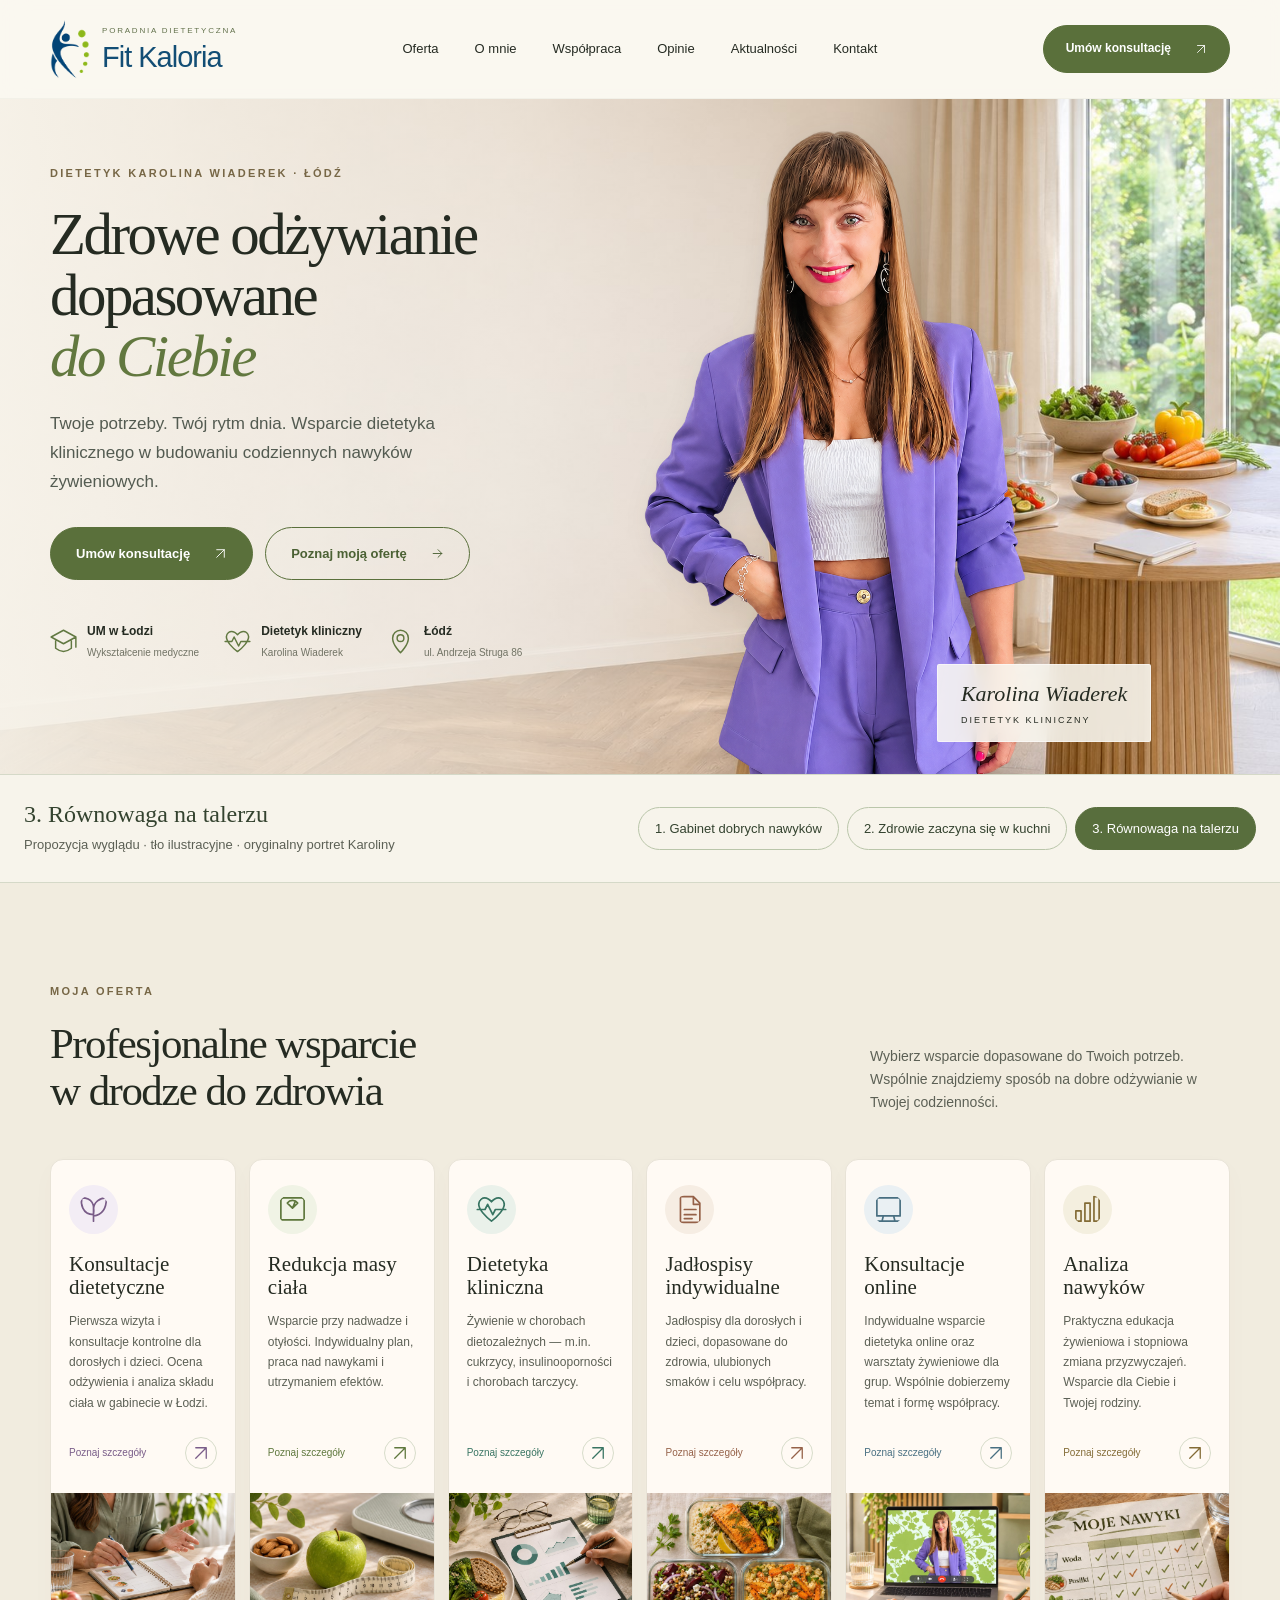
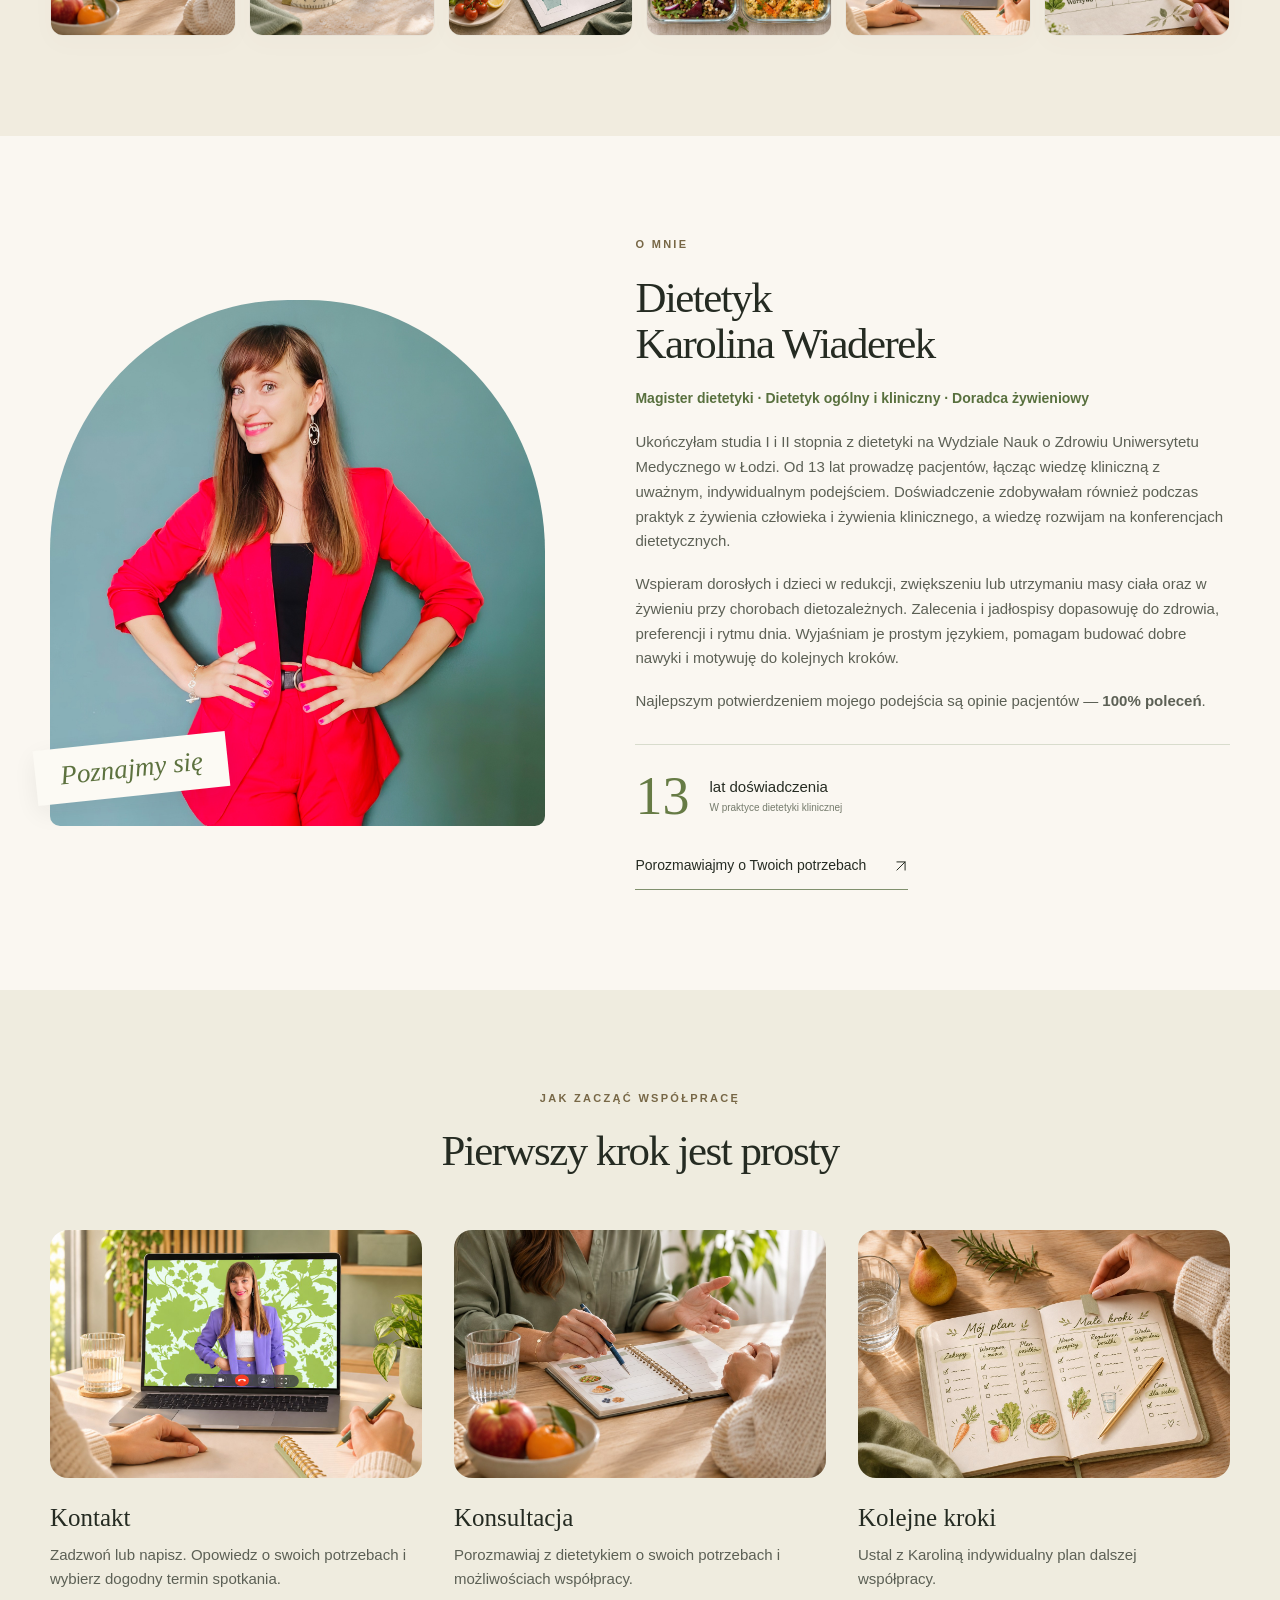
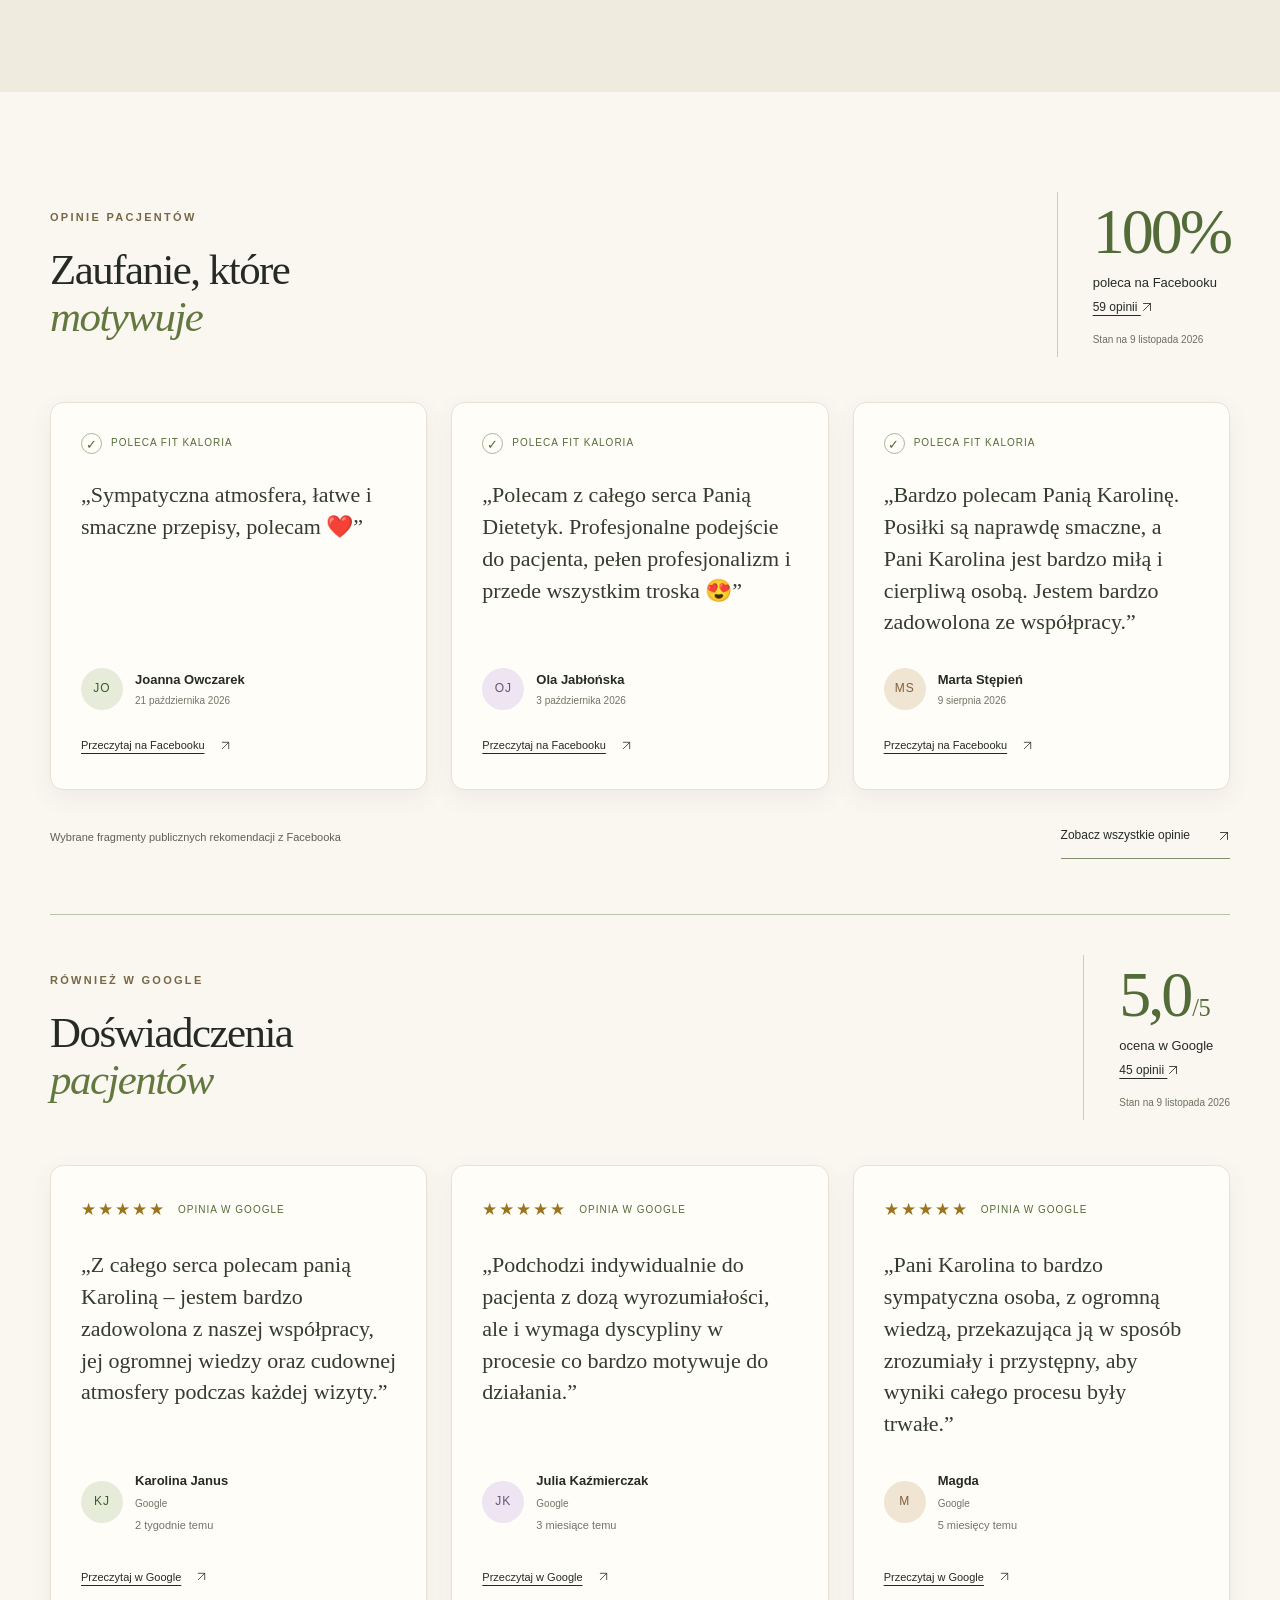
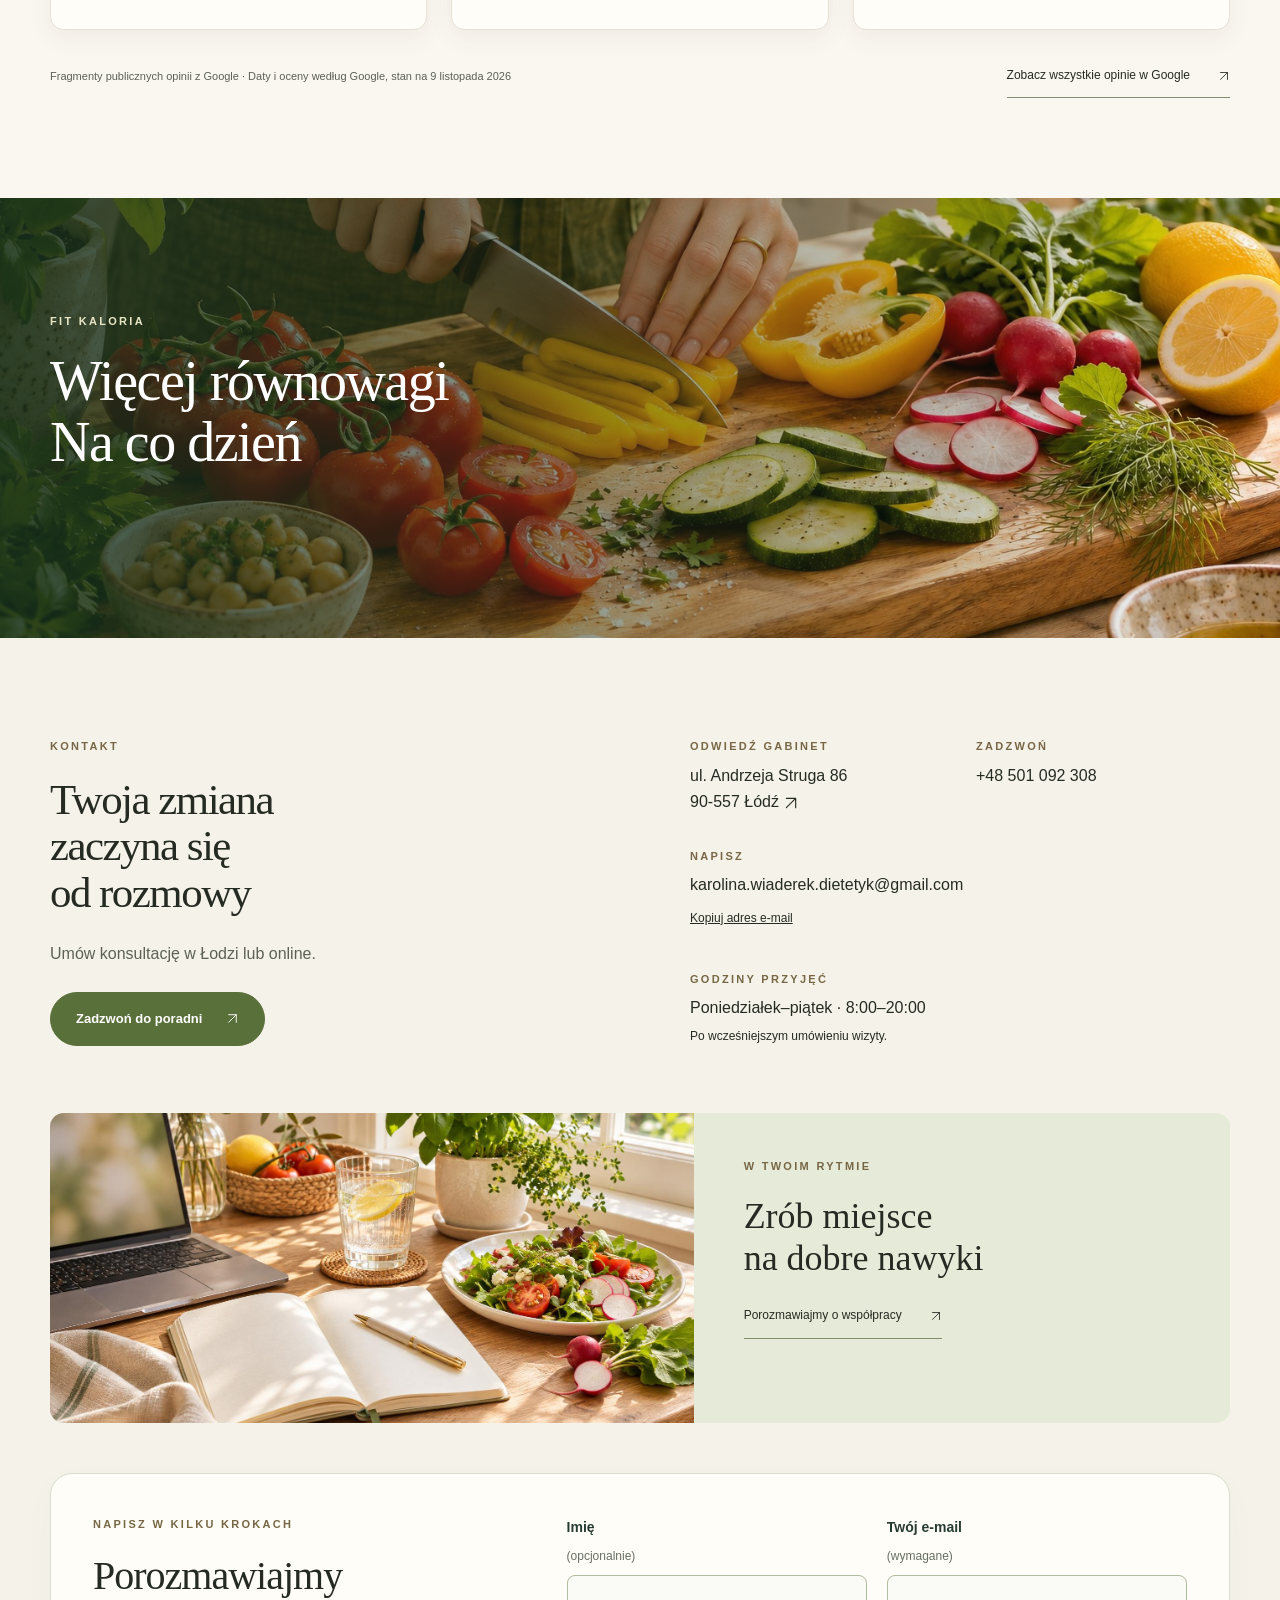
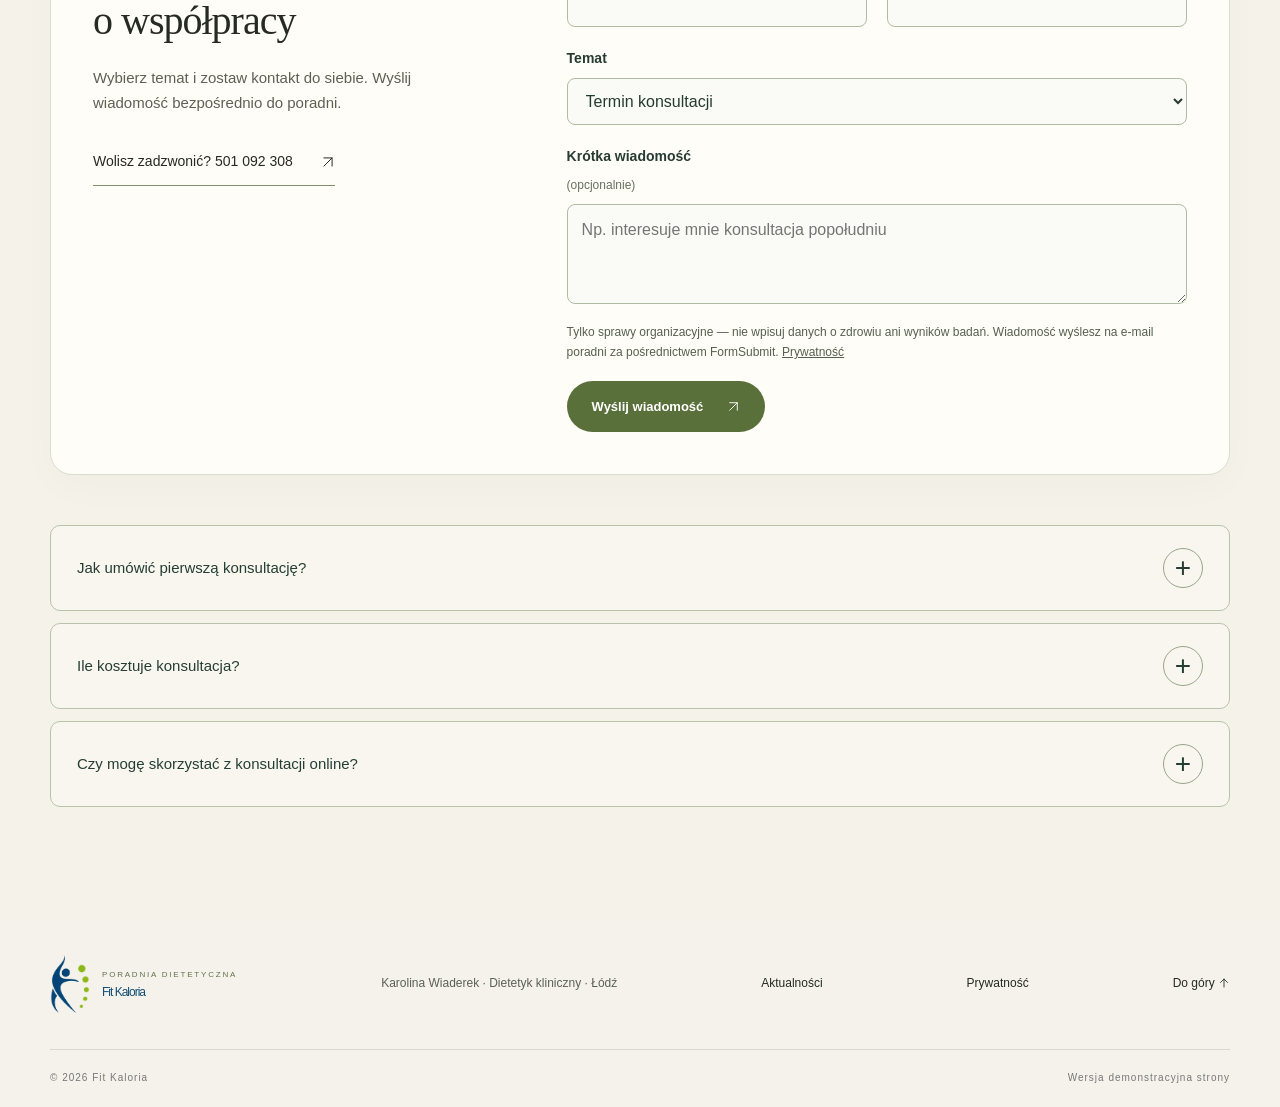
<file: propozycja-ogrod.html>
<!doctype html><html lang="pl"><head><meta charset="utf-8"><meta name="viewport" content="width=device-width,initial-scale=1"><meta name="theme-color" content="#f7f3eb"><title>Propozycja 3: Równowaga na talerzu — Fit Kaloria</title><meta name="description" content="Dietetyk kliniczny w Łodzi — Karolina Wiaderek, 13 lat doświadczenia. Konsultacje dla dorosłych i dzieci, jadłospisy i opieka online. Poznaj Fit Kaloria."><link rel="icon" href="favicon.ico?v=20" sizes="any"><link rel="icon" type="image/png" sizes="32x32" href="favicon-32.png?v=20"><link rel="icon" type="image/svg+xml" href="favicon.svg?v=20"><link rel="apple-touch-icon" sizes="180x180" href="apple-touch-icon.png?v=20"><link rel="stylesheet" href="style.css?v=51"><script src="app.js?v=51" defer></script><script type="application/ld+json">{"@context":"https://schema.org","@type":"LocalBusiness","name":"Fit Kaloria — Karolina Wiaderek","description":"Poradnia dietetyczna w Łodzi. Karolina Wiaderek, magister dietetyki, dietetyk ogólny i kliniczny. Konsultacje dla dorosłych i dzieci, jadłospisy i edukacja żywieniowa.","url":"https://gipsdrill.github.io/fit-kaloria-natural-premium/","telephone":"+48 501 092 308","email":"karolina.wiaderek.dietetyk@gmail.com","address":{"@type":"PostalAddress","streetAddress":"ul. Andrzeja Struga 86","postalCode":"90-557","addressLocality":"Łódź","addressCountry":"PL"},"openingHours":["Mo-Fr 08:00-20:00"],"image":"https://gipsdrill.github.io/fit-kaloria-natural-premium/karolina-purple.jpg","@id":"https://gipsdrill.github.io/fit-kaloria-natural-premium/#poradnia","hasMap":"https://www.google.com/maps/place/Mgr+dietetyk+Karolina+Wiaderek+Poradnia+%22Fit+Kaloria%22/@51.7617247,19.4341873,17z/data=!3m1!4b1!4m5!3m4!1s0x471a35250b10f0a1:0xd8a62a814ab3b971!8m2!3d51.7617247!4d19.4341873","sameAs":["https://www.google.com/maps/place/Mgr+dietetyk+Karolina+Wiaderek+Poradnia+%22Fit+Kaloria%22/@51.7617247,19.4341873,17z/data=!3m1!4b1!4m5!3m4!1s0x471a35250b10f0a1:0xd8a62a814ab3b971!8m2!3d51.7617247!4d19.4341873","https://www.facebook.com/profile.php?id=100089357919979"],"geo":{"@type":"GeoCoordinates","latitude":51.7617247,"longitude":19.4341873},"areaServed":{"@type":"City","name":"Łódź"},"hasOfferCatalog":{"@type":"OfferCatalog","name":"Oferta Fit Kaloria","itemListElement":[{"@type":"Offer","itemOffered":{"@type":"Service","name":"Konsultacje dietetyczne","url":"https://gipsdrill.github.io/fit-kaloria-natural-premium/konsultacje-dietetyczne.html"}},{"@type":"Offer","itemOffered":{"@type":"Service","name":"Redukcja masy ciała","url":"https://gipsdrill.github.io/fit-kaloria-natural-premium/redukcja-masy-ciala.html"}},{"@type":"Offer","itemOffered":{"@type":"Service","name":"Dietetyka kliniczna","url":"https://gipsdrill.github.io/fit-kaloria-natural-premium/dietetyka-kliniczna.html"}},{"@type":"Offer","itemOffered":{"@type":"Service","name":"Jadłospisy indywidualne","url":"https://gipsdrill.github.io/fit-kaloria-natural-premium/jadlospisy-indywidualne.html"}},{"@type":"Offer","itemOffered":{"@type":"Service","name":"Konsultacje online","url":"https://gipsdrill.github.io/fit-kaloria-natural-premium/konsultacje-online.html"}},{"@type":"Offer","itemOffered":{"@type":"Service","name":"Analiza nawyków","url":"https://gipsdrill.github.io/fit-kaloria-natural-premium/analiza-nawykow.html"}},{"@type":"Offer","itemOffered":{"@type":"Service","name":"Analiza składu ciała","url":"https://gipsdrill.github.io/fit-kaloria-natural-premium/konsultacje-dietetyczne.html#zakres-wsparcia"}},{"@type":"Offer","itemOffered":{"@type":"Service","name":"Analiza stanu odżywienia","url":"https://gipsdrill.github.io/fit-kaloria-natural-premium/konsultacje-dietetyczne.html#zakres-wsparcia"}},{"@type":"Offer","itemOffered":{"@type":"Service","name":"Żywienie dzieci","url":"https://gipsdrill.github.io/fit-kaloria-natural-premium/konsultacje-dietetyczne.html#zakres-wsparcia"}},{"@type":"Offer","itemOffered":{"@type":"Service","name":"Warsztaty dietetyczne","url":"https://gipsdrill.github.io/fit-kaloria-natural-premium/konsultacje-online.html#warsztaty"}}]}}</script><meta property="og:type" content="website"><meta property="og:locale" content="pl_PL"><meta property="og:site_name" content="Fit Kaloria — Poradnia Dietetyczna"><meta property="og:title" content="Fit Kaloria — Karolina Wiaderek | Dietetyk Łódź"><meta property="og:description" content="Dietetyk kliniczny w Łodzi — Karolina Wiaderek, 13 lat doświadczenia. Konsultacje dla dorosłych i dzieci, jadłospisy i opieka online. Poznaj Fit Kaloria."><meta property="og:url" content="https://gipsdrill.github.io/fit-kaloria-natural-premium/"><meta property="og:image" content="https://gipsdrill.github.io/fit-kaloria-natural-premium/fit-kaloria-social-v21.jpg"><meta property="og:image:secure_url" content="https://gipsdrill.github.io/fit-kaloria-natural-premium/fit-kaloria-social-v21.jpg"><meta property="og:image:type" content="image/jpeg"><meta property="og:image:width" content="1200"><meta property="og:image:height" content="630"><meta property="og:image:alt" content="Fit Kaloria — poradnia dietetyczna Karoliny Wiaderek. Portret dietetyczki na kremowym tle."><meta name="twitter:card" content="summary_large_image"><meta name="twitter:title" content="Fit Kaloria — Karolina Wiaderek | Dietetyk Łódź"><meta name="twitter:description" content="Odżywianie dopasowane do Ciebie. Konsultacje dietetyczne, indywidualne jadłospisy i wsparcie w zmianie nawyków. Łódź, ul. Struga 86."><meta name="twitter:image" content="https://gipsdrill.github.io/fit-kaloria-natural-premium/fit-kaloria-social-v21.jpg"><meta name="twitter:image:alt" content="Fit Kaloria — poradnia dietetyczna Karoliny Wiaderek. Portret dietetyczki na kremowym tle."><meta name="robots" content="noindex,nofollow"><style>
.natural .natural-hero{background-image:linear-gradient(90deg,rgba(249,246,237,.88),rgba(249,246,237,.48) 40%,transparent 62%),var(--concept-photo);background-size:cover;background-position:center 45%;background-repeat:no-repeat;background-color:#f2e9dc}
.natural .organic-shape,.natural .hero-breakfast,.natural .portrait-breakfast,.natural .hero-vegetables,.natural .portrait-vegetables,.natural .left-avocado,.natural .handwritten{display:none!important}
.natural .hero-grid{min-height:675px;grid-template-columns:1.1fr 1fr}
.natural .hero-copy{padding:66px 0 42px}
.natural .hero-copy h1{font-size:clamp(52px,4.6vw,80px);line-height:1.04;letter-spacing:-2.5px}
.natural .hero-copy>p{color:#535b51;font-size:17px;max-width:445px}
.natural .hero-portrait .cutout{height:98%;width:135%;left:-38%;filter:drop-shadow(7px 5px 14px #392d251c)}
.natural .hero-portrait .portrait-label{right:14%;bottom:32px;border:1px solid #ffffff80;background:rgba(250,248,242,.87);backdrop-filter:blur(10px);font-size:22px;padding:16px 23px;border-radius:2px}
.concept-strip{padding:26px 24px;background:#f7f4eb;border-block:1px solid #d5d9c8;color:#34432f}
.concept-strip>div{max-width:1280px;margin:auto;display:flex;align-items:center;justify-content:space-between;gap:24px;flex-wrap:wrap}
.concept-strip p{margin:4px 0 0;font-size:13px}.concept-strip strong{font:24px Georgia,serif}
.concept-links{display:flex;gap:8px;flex-wrap:wrap}.concept-links a{border:1px solid #bac6aa;border-radius:30px;padding:10px 16px;font-size:13px}.concept-links a[aria-current]{background:#586e3d;color:#fff;border-color:#586e3d}
@media(max-width:1100px){.natural .hero-copy h1{font-size:53px}.natural .hero-copy>p{font-size:15px}.natural .hero-portrait .cutout{left:-22%}.natural .hero-portrait .portrait-label{right:0;font-size:20px}.natural .hero-grid{min-height:630px}}
@media(max-width:700px){
 .natural .natural-hero{background-image:none;background-color:#f7f3e9}
 .natural .hero-grid{display:grid;grid-template-columns:1fr;min-height:0}
 .natural .hero-copy{padding:38px 0 28px;background:linear-gradient(#f7f3e9 85%,#f7f3e900)}
 .natural .hero-copy h1{font-size:clamp(38px,10vw,56px);letter-spacing:-1.5px;max-width:550px}
 .natural .hero-copy>p{font-size:15px}.natural .hero-facts{margin-top:25px}
 .natural .hero-portrait{height:470px;margin-top:0}.natural .hero-portrait::before{content:"";position:absolute;inset:auto -20px 0;height:340px;background-image:var(--concept-mobile-photo);background-size:auto 100%;background-position:right bottom;background-repeat:no-repeat;-webkit-mask-image:linear-gradient(to bottom,transparent 0%,#000 36%);mask-image:linear-gradient(to bottom,transparent 0%,#000 36%);z-index:0}
 .natural .hero-portrait .cutout{height:102%;width:135%;left:-37%}
 .natural .hero-portrait .portrait-label{right:0;bottom:22px;font-size:19px;padding:13px 18px}
 .natural .natural-hero--ogrod .hero-portrait::before{height:100%;background-image:var(--concept-photo);-webkit-mask-image:linear-gradient(to bottom,transparent,#000 34%);mask-image:linear-gradient(to bottom,transparent,#000 34%)}
 .concept-strip strong{font-size:22px}
}
@media(max-width:380px){.natural .hero-portrait{height:420px}.natural .hero-portrait::before{height:310px}.natural .hero-portrait .cutout{left:-35%}.natural .hero-portrait .portrait-label{font-size:17px}}
</style></head><body class="natural" id="top"><a href="#main" class="skip-link">Przejdź do treści</a><header class="site-header" id="start"><div class="container header-inner"><a class="brand" href="#top" aria-label="Fit Kaloria — początek strony"><img class="brand-mark" src="logo-fit-kaloria.png" alt="" aria-hidden="true" width="213" height="320"><span><small>PORADNIA DIETETYCZNA</small>Fit Kaloria</span></a><nav class="desktop-nav" aria-label="Nawigacja główna"><a href="#oferta">Oferta</a><a href="#o-mnie">O mnie</a><a href="#proces">Współpraca</a><a href="#opinie">Opinie</a><a href="aktualnosci.html">Aktualności</a><a href="#kontakt">Kontakt</a></nav><a class="button header-cta" href="#kontakt">Umów konsultację <span class="link-arrow"><svg class="ui-arrow" viewBox="0 0 24 24" width="24" height="24" aria-hidden="true" focusable="false"><path d="M5 19 19 5M5 5h14v14"/></svg></span></a><button class="menu-toggle" aria-expanded="false" aria-controls="mobile-menu">Menu <span aria-hidden="true">☰</span></button></div><nav id="mobile-menu" class="mobile-menu" aria-label="Nawigacja mobilna" hidden><a href="#oferta">Oferta</a><a href="#o-mnie">O mnie</a><a href="#proces">Współpraca</a><a href="#opinie">Opinie</a><a href="aktualnosci.html">Aktualności</a><a href="#kontakt">Kontakt</a></nav></header><main id="main"><section class="natural-hero natural-hero--ogrod" style="--concept-photo:url('concept-ogrod-v2.jpg');--concept-mobile-photo:url('concept-ogrod-v1.jpg')"><div class="container hero-grid"><div class="hero-copy"><span class="eyebrow">DIETETYK KAROLINA WIADEREK · ŁÓDŹ</span><h1>Zdrowe odżywianie<br>dopasowane<br> <em>do Ciebie</em></h1><p>Twoje potrzeby. Twój rytm dnia. Wsparcie dietetyka klinicznego w budowaniu codziennych nawyków żywieniowych.</p><div class="actions"><a class="button" href="#kontakt">Umów konsultację <span class="link-arrow"><svg class="ui-arrow" viewBox="0 0 24 24" width="24" height="24" aria-hidden="true" focusable="false"><path d="M5 19 19 5M5 5h14v14"/></svg></span></a><a class="button outline" href="#oferta">Poznaj moją ofertę <span class="link-arrow"><svg class="ui-arrow" viewBox="0 0 24 24" width="24" height="24" aria-hidden="true" focusable="false"><path d="M4 12h16m-7-7 7 7-7 7"/></svg></span></a></div><div class="hero-facts"><div><svg class="icon" viewBox="0 0 24 24" aria-hidden="true" fill="none" stroke="currentColor" stroke-width="1.3" stroke-linecap="round" stroke-linejoin="round"><path d="m1 8 11-6 11 6-11 6L1 8Zm4 3v7c5 4 9 4 14 0v-7m4-3v9"/></svg><span><strong>UM w Łodzi</strong><small>Wykształcenie medyczne</small></span></div><div><svg class="icon" viewBox="0 0 24 24" aria-hidden="true" fill="none" stroke="currentColor" stroke-width="1.3" stroke-linecap="round" stroke-linejoin="round"><path d="M20 4c-4-3-8 2-8 2S8 1 4 4C-3 10 12 21 12 21S27 10 20 4ZM1 12h6l2-4 4 8 2-4h8"/></svg><span><strong>Dietetyk kliniczny</strong><small>Karolina Wiaderek</small></span></div><div><svg class="icon" viewBox="0 0 24 24" aria-hidden="true" fill="none" stroke="currentColor" stroke-width="1.3" stroke-linecap="round" stroke-linejoin="round"><path d="M19 9c0 6-7 13-7 13S5 15 5 9a7 7 0 0 1 14 0ZM15 9a3 3 0 1 1-6 0 3 3 0 0 1 6 0"/></svg><span><strong>Łódź</strong><small>ul. Andrzeja Struga 86</small></span></div></div></div><div class="hero-portrait"><div class="organic-shape"></div><img class="cutout" src="karolina-cutout.png" width="1254" height="1254" alt="Karolina Wiaderek w fioletowym garniturze" fetchpriority="high"><span class="handwritten">Małe kroki<br>Twoja zmiana</span><div class="portrait-label">Karolina Wiaderek <small>DIETETYK KLINICZNY</small></div></div></div></section><aside class="concept-strip"><div><div><strong>3. Równowaga na talerzu</strong><p>Propozycja wyglądu · tło ilustracyjne · oryginalny portret Karoliny</p></div><nav class="concept-links" aria-label="Porównaj propozycje"><a href="propozycja-gabinet.html">1. Gabinet dobrych nawyków</a><a href="propozycja-kuchnia.html">2. Zdrowie zaczyna się w kuchni</a><a href="propozycja-ogrod.html" aria-current="page">3. Równowaga na talerzu</a></nav></div></aside><section id="oferta" class="offer section"><div class="container"><div class="section-heading reveal"><div><span class="eyebrow">MOJA OFERTA</span><h2>Profesjonalne wsparcie<br>w drodze do zdrowia</h2></div><p>Wybierz wsparcie dopasowane do Twoich potrzeb.<br>Wspólnie znajdziemy sposób na dobre odżywianie w Twojej codzienności.</p></div><div class="service-grid"><a class="service-card reveal" href="konsultacje-dietetyczne.html"><svg class="icon" viewBox="0 0 24 24" aria-hidden="true" fill="none" stroke="currentColor" stroke-width="1.3" stroke-linecap="round" stroke-linejoin="round"><path d="M12 21V10M12 16C3 16 2 7 3 3c8 0 10 5 9 13ZM12 12c0-6 5-9 10-9 0 8-3 13-10 14"/></svg><h3>Konsultacje dietetyczne</h3><p>Pierwsza wizyta i konsultacje kontrolne dla dorosłych i dzieci. Ocena odżywienia i analiza składu ciała w gabinecie w Łodzi.</p><span class="card-link">Poznaj szczegóły <b><svg class="ui-arrow" viewBox="0 0 24 24" width="24" height="24" aria-hidden="true" focusable="false"><path d="M5 19 19 5M5 5h14v14"/></svg></b></span><div class="service-visual service-visual-0"><img src="consultation-premium.jpg" alt="" aria-hidden="true" width="1400" height="933" loading="lazy"></div></a><a class="service-card reveal" href="redukcja-masy-ciala.html"><svg class="icon" viewBox="0 0 24 24" aria-hidden="true" fill="none" stroke="currentColor" stroke-width="1.3" stroke-linecap="round" stroke-linejoin="round"><path d="M5 3h14a2 2 0 0 1 2 2v15H3V5a2 2 0 0 1 2-2ZM8 7a5 5 0 0 1 8 0l-4 4-4-4Zm4 4 2-5"/></svg><h3>Redukcja masy ciała</h3><p>Wsparcie przy nadwadze i otyłości. Indywidualny plan, praca nad nawykami i utrzymaniem efektów.</p><span class="card-link">Poznaj szczegóły <b><svg class="ui-arrow" viewBox="0 0 24 24" width="24" height="24" aria-hidden="true" focusable="false"><path d="M5 19 19 5M5 5h14v14"/></svg></b></span><div class="service-visual service-visual-1"><img src="weight.jpg" alt="" aria-hidden="true" width="1200" height="800" loading="lazy"></div></a><a class="service-card reveal" href="dietetyka-kliniczna.html"><svg class="icon" viewBox="0 0 24 24" aria-hidden="true" fill="none" stroke="currentColor" stroke-width="1.3" stroke-linecap="round" stroke-linejoin="round"><path d="M20 4c-4-3-8 2-8 2S8 1 4 4C-3 10 12 21 12 21S27 10 20 4ZM1 12h6l2-4 4 8 2-4h8"/></svg><h3>Dietetyka kliniczna</h3><p>Żywienie w chorobach dietozależnych — m.in. cukrzycy, insulinooporności i chorobach tarczycy.</p><span class="card-link">Poznaj szczegóły <b><svg class="ui-arrow" viewBox="0 0 24 24" width="24" height="24" aria-hidden="true" focusable="false"><path d="M5 19 19 5M5 5h14v14"/></svg></b></span><div class="service-visual service-visual-2"><img src="clinical-premium.jpg" alt="" aria-hidden="true" width="1400" height="933" loading="lazy"></div></a><a class="service-card reveal" href="jadlospisy-indywidualne.html"><svg class="icon" viewBox="0 0 24 24" aria-hidden="true" fill="none" stroke="currentColor" stroke-width="1.3" stroke-linecap="round" stroke-linejoin="round"><path d="M5 2h10l5 5v15H5V2Zm10 0v6h5M8 12h9M8 16h9M8 19h6"/></svg><h3>Jadłospisy indywidualne</h3><p>Jadłospisy dla dorosłych i dzieci, dopasowane do zdrowia, ulubionych smaków i celu współpracy.</p><span class="card-link">Poznaj szczegóły <b><svg class="ui-arrow" viewBox="0 0 24 24" width="24" height="24" aria-hidden="true" focusable="false"><path d="M5 19 19 5M5 5h14v14"/></svg></b></span><div class="service-visual service-visual-3"><img src="mealplan.jpg" alt="" aria-hidden="true" width="1200" height="800" loading="lazy"></div></a><a class="service-card reveal" href="konsultacje-online.html"><svg class="icon" viewBox="0 0 24 24" aria-hidden="true" fill="none" stroke="currentColor" stroke-width="1.3" stroke-linecap="round" stroke-linejoin="round"><path d="M3 3h18v14H3V3ZM1 21h22M8 17l-1 4m9-4 1 4"/></svg><h3>Konsultacje online</h3><p>Indywidualne wsparcie dietetyka online oraz warsztaty żywieniowe dla grup. Wspólnie dobierzemy temat i formę współpracy.</p><span class="card-link">Poznaj szczegóły <b><svg class="ui-arrow" viewBox="0 0 24 24" width="24" height="24" aria-hidden="true" focusable="false"><path d="M5 19 19 5M5 5h14v14"/></svg></b></span><div class="service-visual service-visual-4"><img src="online-purple.jpg" alt="" aria-hidden="true" width="1200" height="800" loading="lazy"></div></a><a class="service-card reveal" href="analiza-nawykow.html"><svg class="icon" viewBox="0 0 24 24" aria-hidden="true" fill="none" stroke="currentColor" stroke-width="1.3" stroke-linecap="round" stroke-linejoin="round"><path d="M3 21V13h4v8Zm7 0V7h4v14Zm7 0V2h4v19Z"/></svg><h3>Analiza nawyków</h3><p>Praktyczna edukacja żywieniowa i stopniowa zmiana przyzwyczajeń. Wsparcie dla Ciebie i Twojej rodziny.</p><span class="card-link">Poznaj szczegóły <b><svg class="ui-arrow" viewBox="0 0 24 24" width="24" height="24" aria-hidden="true" focusable="false"><path d="M5 19 19 5M5 5h14v14"/></svg></b></span><div class="service-visual service-visual-5"><img src="habits-tracker.jpg" alt="" aria-hidden="true" width="1200" height="800" loading="lazy"></div></a></div></div></section><section id="o-mnie" class="about section"><div class="container about-grid"><div class="about-photo reveal"><img src="karolina-red.jpg" width="2048" height="2048" loading="lazy" alt="Karolina Wiaderek w czerwonej marynarce"><span class="photo-note">Poznajmy się</span></div><div class="about-copy reveal"><span class="eyebrow">O MNIE</span><h2>Dietetyk<br>Karolina Wiaderek</h2><p class="olive">Magister dietetyki · Dietetyk ogólny i kliniczny · Doradca żywieniowy</p><p>Ukończyłam studia I i II stopnia z dietetyki na Wydziale Nauk o Zdrowiu Uniwersytetu Medycznego w Łodzi. Od 13 lat prowadzę pacjentów, łącząc wiedzę kliniczną z uważnym, indywidualnym podejściem. Doświadczenie zdobywałam również podczas praktyk z żywienia człowieka i żywienia klinicznego, a wiedzę rozwijam na konferencjach dietetycznych.</p><p>Wspieram dorosłych i dzieci w redukcji, zwiększeniu lub utrzymaniu masy ciała oraz w żywieniu przy chorobach dietozależnych. Zalecenia i jadłospisy dopasowuję do zdrowia, preferencji i rytmu dnia. Wyjaśniam je prostym językiem, pomagam budować dobre nawyki i motywuję do kolejnych kroków.</p><p>Najlepszym potwierdzeniem mojego podejścia są opinie pacjentów — <a href="#opinie"><strong>100% poleceń</strong></a>.</p><div class="experience"><strong>13</strong><div>lat doświadczenia<small>W praktyce dietetyki klinicznej</small></div></div><a class="text-link" href="#kontakt">Porozmawiajmy o Twoich potrzebach <span class="link-arrow"><svg class="ui-arrow" viewBox="0 0 24 24" width="24" height="24" aria-hidden="true" focusable="false"><path d="M5 19 19 5M5 5h14v14"/></svg></span></a></div></div></section><section id="proces" class="process section"><div class="container"><div class="center reveal"><span class="eyebrow">JAK ZACZĄĆ WSPÓŁPRACĘ</span><h2>Pierwszy krok jest prosty</h2></div><div class="process-grid"><article class="reveal"><div class="process-photo"><img src="online-purple.jpg" width="1400" height="933" loading="lazy" decoding="async" alt="Kontakt z Karoliną Wiaderek przez internet — fotografia ilustracyjna"></div><h3>Kontakt</h3><p>Zadzwoń lub napisz. Opowiedz o swoich potrzebach i wybierz dogodny termin spotkania.</p></article><article class="reveal"><div class="process-photo"><img src="consultation-premium.jpg" width="1400" height="933" loading="lazy" decoding="async" alt="Rozmowa o codziennym odżywianiu przy wspólnym stole — fotografia ilustracyjna"></div><h3>Konsultacja</h3><p>Porozmawiaj z dietetykiem o swoich potrzebach i możliwościach współpracy.</p></article><article class="reveal"><div class="process-photo"><img src="process-direction-filled.jpg" width="1400" height="933" loading="lazy" decoding="async" alt="Wypełniony planer posiłków i małych codziennych zmian"></div><h3>Kolejne kroki</h3><p>Ustal z Karoliną indywidualny plan dalszej współpracy.</p></article></div></div></section><section id="opinie" class="opinions section" aria-labelledby="opinions-title"><div class="container"><div class="reviews-heading reveal"><div><span class="eyebrow">OPINIE PACJENTÓW</span><h2 id="opinions-title">Zaufanie, które<br><em>motywuje</em></h2></div><div class="reviews-rating"><a href="https://www.facebook.com/profile.php?id=100089357919979&amp;sk=reviews" target="_blank" rel="noopener noreferrer" aria-label="100 procent poleca, 59 opinii — zobacz rekomendacje na Facebooku"><strong>100%</strong><span>poleca na Facebooku</span><span class="reviews-count">59 opinii <span class="link-arrow" aria-hidden="true"><svg class="ui-arrow" viewBox="0 0 24 24" width="24" height="24" aria-hidden="true" focusable="false"><path d="M5 19 19 5M5 5h14v14"/></svg></span></span></a><small>Stan na 9 listopada 2026</small></div></div><div class="reviews-grid"><figure class="review-card reveal"><div class="review-recommends"><span aria-hidden="true">✓</span> Poleca Fit Kaloria</div><blockquote cite="https://www.facebook.com/joanna.owczarek.14/posts/pfbid02WuuSQ4c2e4C1T7g9t3X2cMjEcWPpSVGaVyHeqSx7U6V78qfizSyQPWGCchpttrAsl"><p>„Sympatyczna atmosfera, łatwe i smaczne przepisy, polecam ❤️”</p></blockquote><figcaption><span class="review-initials" aria-hidden="true">JO</span><div><span class="review-name">Joanna Owczarek</span><time datetime="2026-10-21">21 października 2026</time></div></figcaption><a class="review-source" href="https://www.facebook.com/joanna.owczarek.14/posts/pfbid02WuuSQ4c2e4C1T7g9t3X2cMjEcWPpSVGaVyHeqSx7U6V78qfizSyQPWGCchpttrAsl" target="_blank" rel="noopener noreferrer" aria-label="Przeczytaj pełną opinię Joanna Owczarek na Facebooku">Przeczytaj na Facebooku <span class="link-arrow" aria-hidden="true"><svg class="ui-arrow" viewBox="0 0 24 24" width="24" height="24" aria-hidden="true" focusable="false"><path d="M5 19 19 5M5 5h14v14"/></svg></span></a></figure><figure class="review-card reveal"><div class="review-recommends"><span aria-hidden="true">✓</span> Poleca Fit Kaloria</div><blockquote cite="https://www.facebook.com/ola.boruszewska.9/posts/pfbid02fcZiLbEadskgMvyeNUvij6CbBAMWwHtJXq2Giww8P4EMPZJq7A9AGcSLjbbgANdMl"><p>„Polecam z całego serca Panią Dietetyk. Profesjonalne podejście do pacjenta, pełen profesjonalizm i przede wszystkim troska 😍”</p></blockquote><figcaption><span class="review-initials" aria-hidden="true">OJ</span><div><span class="review-name">Ola Jabłońska</span><time datetime="2026-10-03">3 października 2026</time></div></figcaption><a class="review-source" href="https://www.facebook.com/ola.boruszewska.9/posts/pfbid02fcZiLbEadskgMvyeNUvij6CbBAMWwHtJXq2Giww8P4EMPZJq7A9AGcSLjbbgANdMl" target="_blank" rel="noopener noreferrer" aria-label="Przeczytaj pełną opinię Ola Jabłońska na Facebooku">Przeczytaj na Facebooku <span class="link-arrow" aria-hidden="true"><svg class="ui-arrow" viewBox="0 0 24 24" width="24" height="24" aria-hidden="true" focusable="false"><path d="M5 19 19 5M5 5h14v14"/></svg></span></a></figure><figure class="review-card reveal"><div class="review-recommends"><span aria-hidden="true">✓</span> Poleca Fit Kaloria</div><blockquote cite="https://www.facebook.com/permalink.php?story_fbid=pfbid027wYNBWqaXnH6uTH15udUowrWkuy9GqmeiU2VArmY7yCeMm7dGDjGRLqKdkiLvN6Pl&amp;id=100013738157498"><p>„Bardzo polecam Panią Karolinę. Posiłki są naprawdę smaczne, a Pani Karolina jest bardzo miłą i cierpliwą osobą. Jestem bardzo zadowolona ze współpracy.”</p></blockquote><figcaption><span class="review-initials" aria-hidden="true">MS</span><div><span class="review-name">Marta Stępień</span><time datetime="2026-08-09">9 sierpnia 2026</time></div></figcaption><a class="review-source" href="https://www.facebook.com/permalink.php?story_fbid=pfbid027wYNBWqaXnH6uTH15udUowrWkuy9GqmeiU2VArmY7yCeMm7dGDjGRLqKdkiLvN6Pl&amp;id=100013738157498" target="_blank" rel="noopener noreferrer" aria-label="Przeczytaj pełną opinię Marta Stępień na Facebooku">Przeczytaj na Facebooku <span class="link-arrow" aria-hidden="true"><svg class="ui-arrow" viewBox="0 0 24 24" width="24" height="24" aria-hidden="true" focusable="false"><path d="M5 19 19 5M5 5h14v14"/></svg></span></a></figure></div><div class="reviews-footnote"><p>Wybrane fragmenty publicznych rekomendacji z Facebooka</p><a class="text-link" href="https://www.facebook.com/profile.php?id=100089357919979&amp;sk=reviews" target="_blank" rel="noopener noreferrer">Zobacz wszystkie opinie <span class="link-arrow" aria-hidden="true"><svg class="ui-arrow" viewBox="0 0 24 24" width="24" height="24" aria-hidden="true" focusable="false"><path d="M5 19 19 5M5 5h14v14"/></svg></span></a></div><div class="google-reviews"><div class="reviews-heading google-reviews-heading reveal"><div><span class="eyebrow">RÓWNIEŻ W GOOGLE</span><h2 id="google-opinions-title">Doświadczenia<br><em>pacjentów</em></h2></div><div class="reviews-rating google-reviews-rating"><a href="https://www.google.com/maps/place/Mgr+dietetyk+Karolina+Wiaderek+Poradnia+%22Fit+Kaloria%22/@51.7617247,19.4341873,17z/data=!3m1!4b1!4m5!3m4!1s0x471a35250b10f0a1:0xd8a62a814ab3b971!8m2!3d51.7617247!4d19.4341873" target="_blank" rel="noopener noreferrer" aria-label="Ocena 5,0 na 5, 45 opinii — zobacz opinie w Google"><strong>5,0<span class="rating-denominator">/5</span></strong><span>ocena w Google</span><span class="reviews-count">45 opinii <span class="link-arrow" aria-hidden="true"><svg class="ui-arrow" viewBox="0 0 24 24" width="24" height="24" aria-hidden="true" focusable="false"><path d="M5 19 19 5M5 5h14v14"/></svg></span></span></a><small>Stan na 9 listopada 2026</small></div></div><div class="reviews-grid google-reviews-grid"><figure class="review-card google-review-card reveal"><div class="review-recommends"><span class="google-stars" aria-label="Ocena 5 na 5">★★★★★</span><span class="google-label">Opinia w Google</span></div><blockquote cite="https://www.google.com/maps/contrib/102155759133729862089/reviews?hl=pl"><p>„Z całego serca polecam panią Karoliną – jestem bardzo zadowolona z naszej współpracy, jej ogromnej wiedzy oraz cudownej atmosfery podczas każdej wizyty.”</p></blockquote><figcaption><span class="review-initials" aria-hidden="true">KJ</span><div><span class="review-name">Karolina Janus</span><span class="google-source-label">Google</span><span class="google-review-date" title="Data wyświetlana przez Google 9 listopada 2026">2 tygodnie temu</span></div></figcaption><a class="review-source" href="https://www.google.com/maps/contrib/102155759133729862089/reviews?hl=pl" target="_blank" rel="noopener noreferrer" aria-label="Przeczytaj opinię Karolina Janus w Google">Przeczytaj w Google <span class="link-arrow" aria-hidden="true"><svg class="ui-arrow" viewBox="0 0 24 24" width="24" height="24" aria-hidden="true" focusable="false"><path d="M5 19 19 5M5 5h14v14"/></svg></span></a></figure><figure class="review-card google-review-card reveal"><div class="review-recommends"><span class="google-stars" aria-label="Ocena 5 na 5">★★★★★</span><span class="google-label">Opinia w Google</span></div><blockquote cite="https://www.google.com/maps/contrib/100512553528512157415/reviews?hl=pl"><p>„Podchodzi indywidualnie do pacjenta z dozą wyrozumiałości, ale i wymaga dyscypliny w procesie co bardzo motywuje do działania.”</p></blockquote><figcaption><span class="review-initials" aria-hidden="true">JK</span><div><span class="review-name">Julia Kaźmierczak</span><span class="google-source-label">Google</span><span class="google-review-date" title="Data wyświetlana przez Google 9 listopada 2026">3 miesiące temu</span></div></figcaption><a class="review-source" href="https://www.google.com/maps/contrib/100512553528512157415/reviews?hl=pl" target="_blank" rel="noopener noreferrer" aria-label="Przeczytaj opinię Julia Kaźmierczak w Google">Przeczytaj w Google <span class="link-arrow" aria-hidden="true"><svg class="ui-arrow" viewBox="0 0 24 24" width="24" height="24" aria-hidden="true" focusable="false"><path d="M5 19 19 5M5 5h14v14"/></svg></span></a></figure><figure class="review-card google-review-card reveal"><div class="review-recommends"><span class="google-stars" aria-label="Ocena 5 na 5">★★★★★</span><span class="google-label">Opinia w Google</span></div><blockquote cite="https://www.google.com/maps/contrib/114788322170059263112/reviews?hl=pl"><p>„Pani Karolina to bardzo sympatyczna osoba, z ogromną wiedzą, przekazująca ją w sposób zrozumiały i przystępny, aby wyniki całego procesu były trwałe.”</p></blockquote><figcaption><span class="review-initials" aria-hidden="true">M</span><div><span class="review-name">Magda</span><span class="google-source-label">Google</span><span class="google-review-date" title="Data wyświetlana przez Google 9 listopada 2026">5 miesięcy temu</span></div></figcaption><a class="review-source" href="https://www.google.com/maps/contrib/114788322170059263112/reviews?hl=pl" target="_blank" rel="noopener noreferrer" aria-label="Przeczytaj opinię Magda w Google">Przeczytaj w Google <span class="link-arrow" aria-hidden="true"><svg class="ui-arrow" viewBox="0 0 24 24" width="24" height="24" aria-hidden="true" focusable="false"><path d="M5 19 19 5M5 5h14v14"/></svg></span></a></figure></div><div class="reviews-footnote"><p>Fragmenty publicznych opinii z Google · Daty i oceny według Google, stan na 9 listopada 2026</p><a class="text-link" href="https://www.google.com/maps/place/Mgr+dietetyk+Karolina+Wiaderek+Poradnia+%22Fit+Kaloria%22/@51.7617247,19.4341873,17z/data=!3m1!4b1!4m5!3m4!1s0x471a35250b10f0a1:0xd8a62a814ab3b971!8m2!3d51.7617247!4d19.4341873" target="_blank" rel="noopener noreferrer">Zobacz wszystkie opinie w Google <span class="link-arrow" aria-hidden="true"><svg class="ui-arrow" viewBox="0 0 24 24" width="24" height="24" aria-hidden="true" focusable="false"><path d="M5 19 19 5M5 5h14v14"/></svg></span></a></div></div></div></section><section class="food-banner" aria-label="Inspiracja żywieniowa"><img src="preparation-young.jpg" width="1536" height="1024" loading="lazy" alt="Przygotowywanie świeżych, kolorowych warzyw na drewnianej desce"><div><span class="eyebrow">FIT KALORIA</span><h2>Więcej równowagi<br>Na co dzień</h2></div></section><section id="kontakt" class="contact section"><div class="container"><div class="contact-grid"><div class="reveal"><span class="eyebrow">KONTAKT</span><h2>Twoja zmiana<br>zaczyna się<br>od rozmowy</h2><p>Umów konsultację w Łodzi lub online.</p><a class="button" href="tel:+48501092308">Zadzwoń do poradni <span class="link-arrow"><svg class="ui-arrow" viewBox="0 0 24 24" width="24" height="24" aria-hidden="true" focusable="false"><path d="M5 19 19 5M5 5h14v14"/></svg></span></a></div><div class="contact-details"><div><span class="eyebrow">ODWIEDŹ GABINET</span><a href="https://www.google.com/maps/place/Mgr+dietetyk+Karolina+Wiaderek+Poradnia+%22Fit+Kaloria%22/@51.7617247,19.4341873,17z/data=!3m1!4b1!4m5!3m4!1s0x471a35250b10f0a1:0xd8a62a814ab3b971!8m2!3d51.7617247!4d19.4341873" target="_blank" rel="noopener">ul. Andrzeja Struga 86<br>90-557 Łódź <span class="link-arrow" aria-hidden="true"><svg class="ui-arrow" viewBox="0 0 24 24" width="24" height="24" aria-hidden="true" focusable="false"><path d="M5 19 19 5M5 5h14v14"/></svg></span></a></div><div><span class="eyebrow">ZADZWOŃ</span><a href="tel:+48501092308">+48 501 092 308</a></div><div><span class="eyebrow">NAPISZ</span><a class="email" href="mailto:karolina.wiaderek.dietetyk@gmail.com">karolina.wiaderek.dietetyk@gmail.com</a><button class="copy-email" type="button">Kopiuj adres e-mail</button><span class="copy-status" role="status"></span></div><div><span class="eyebrow">GODZINY PRZYJĘĆ</span><p>Poniedziałek–piątek · 8:00–20:00<br><small>Po wcześniejszym umówieniu wizyty.</small></p></div></div></div><div class="contact-story reveal"><img src="desk.jpg" width="1536" height="1024" loading="lazy" alt="Kolorowa sałatka, woda z cytryną i notatnik na jasnym stole"><div><span class="eyebrow">W TWOIM RYTMIE</span><h3>Zrób miejsce<br>na dobre nawyki</h3><a class="text-link" href="#kontakt">Porozmawiajmy o współpracy <span class="link-arrow" aria-hidden="true"><svg class="ui-arrow" viewBox="0 0 24 24" width="24" height="24" aria-hidden="true" focusable="false"><path d="M5 19 19 5M5 5h14v14"/></svg></span></a></div></div><div class="quick-contact" id="formularz"><div class="quick-contact-intro"><span class="eyebrow">NAPISZ W KILKU KROKACH</span><h3>Porozmawiajmy<br>o współpracy</h3><p>Wybierz temat i zostaw kontakt do siebie. Wyślij wiadomość bezpośrednio do poradni.</p><a href="tel:+48501092308" class="text-link">Wolisz zadzwonić? 501 092 308 <span class="link-arrow" aria-hidden="true"><svg class="ui-arrow" viewBox="0 0 24 24" width="24" height="24" aria-hidden="true" focusable="false"><path d="M5 19 19 5M5 5h14v14"/></svg></span></a></div><form class="contact-form" action="https://formsubmit.co/karolina.wiaderek.dietetyk@gmail.com" method="POST" accept-charset="UTF-8" aria-label="Szybki kontakt" aria-describedby="form-note"><input type="hidden" name="_subject" value="Fit Kaloria — wiadomość z formularza kontaktowego"><input type="hidden" name="_template" value="table"><input type="hidden" name="_next" value="https://gipsdrill.github.io/fit-kaloria-natural-premium/dziekujemy.html"><div class="contact-honeypot" aria-hidden="true"><label>Pozostaw to pole puste<input type="text" name="_honey" tabindex="-1" autocomplete="off"></label></div><fieldset class="form-fields"><legend class="visually-hidden">Dane kontaktowe i temat rozmowy</legend><label>Imię <span>(opcjonalnie)</span><input name="name" autocomplete="given-name" maxlength="60"></label><label>Twój e-mail <span>(wymagane)</span><input name="email" type="email" autocomplete="email" required maxlength="150"></label><label class="field-wide">Temat<select name="topic"><option selected>Termin konsultacji</option><option>Oferta i cennik</option><option>Konsultacje dietetyczne</option><option>Redukcja masy ciała</option><option>Dietetyka kliniczna</option><option>Jadłospisy indywidualne</option><option>Konsultacje online</option><option>Analiza nawyków</option><option>Warsztaty dietetyczne</option></select></label><label class="field-wide">Krótka wiadomość <span>(opcjonalnie)</span><textarea name="message" rows="3" maxlength="600" placeholder="Np. interesuje mnie konsultacja popołudniu"></textarea></label></fieldset><p id="form-note" class="form-note">Tylko sprawy organizacyjne — nie wpisuj danych o zdrowiu ani wyników badań. Wiadomość wyślesz na e-mail poradni za pośrednictwem FormSubmit. <a href="prywatnosc.html">Prywatność</a></p><button class="button form-submit" type="submit">Wyślij wiadomość <span class="link-arrow" aria-hidden="true"><svg class="ui-arrow" viewBox="0 0 24 24" width="24" height="24" aria-hidden="true" focusable="false"><path d="M5 19 19 5M5 5h14v14"/></svg></span></button></form></div><div class="faq"><details name="fit-kaloria-faq"><summary>Jak umówić pierwszą konsultację?</summary><p>Zadzwoń pod numer <a href="tel:+48501092308">+48 501 092 308</a> lub napisz e-mail. Termin zostanie ustalony bezpośrednio z poradnią.</p></details><details name="fit-kaloria-faq"><summary>Ile kosztuje konsultacja?</summary><p>O aktualny cennik i zakres współpracy zapytaj <a href="mailto:karolina.wiaderek.dietetyk@gmail.com?subject=Pro%C5%9Bba%20o%20cennik">przez e-mail</a> lub telefonicznie.</p></details><details name="fit-kaloria-faq"><summary>Czy mogę skorzystać z konsultacji online?</summary><p>Tak. Skontaktuj się z poradnią, aby ustalić termin oraz sposób połączenia.</p></details></div></div></section></main><footer><div class="container footer-inner"><a class="brand" href="#top" aria-label="Fit Kaloria — początek strony"><img class="brand-mark" src="logo-fit-kaloria.png" alt="" aria-hidden="true" width="213" height="320"><span><small>PORADNIA DIETETYCZNA</small>Fit Kaloria</span></a><p>Karolina Wiaderek · Dietetyk kliniczny · Łódź</p><a href="aktualnosci.html">Aktualności</a><a href="prywatnosc.html">Prywatność</a><a href="#top">Do góry <svg class="ui-arrow" viewBox="0 0 24 24" width="24" height="24" aria-hidden="true" focusable="false"><path d="M12 20V4m-7 7 7-7 7 7"/></svg></a></div><div class="container footer-bottom"><span>© 2026 Fit Kaloria</span><span>Wersja demonstracyjna strony</span></div></footer></body></html>
</file>
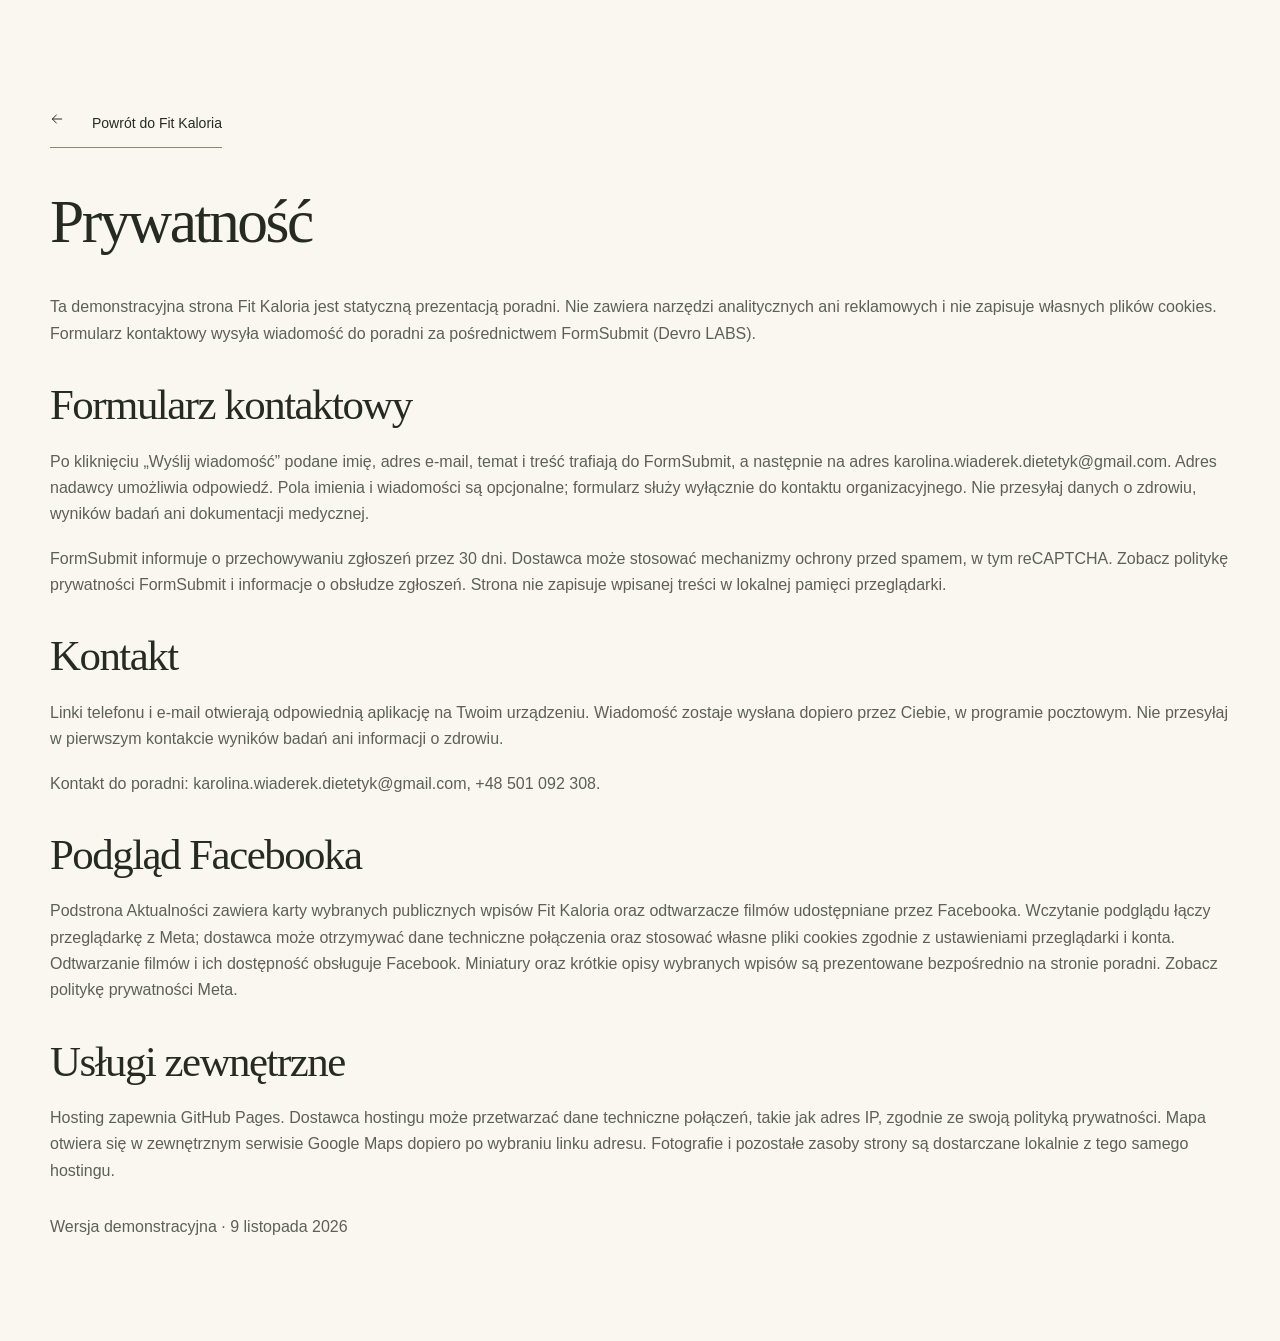
<file: prywatnosc.html>
<!doctype html><html lang="pl"><head><meta charset="utf-8"><meta name="viewport" content="width=device-width,initial-scale=1"><title>Prywatność — Fit Kaloria</title><link rel="stylesheet" href="style.css?v=51"><link rel="icon" href="favicon.ico?v=20" sizes="any"><link rel="icon" type="image/png" sizes="32x32" href="favicon-32.png?v=20"><link rel="icon" type="image/svg+xml" href="favicon.svg?v=20"><link rel="apple-touch-icon" sizes="180x180" href="apple-touch-icon.png?v=20"></head><body><main class="container section"><a class="text-link" href="./"><svg class="ui-arrow" viewBox="0 0 24 24" width="24" height="24" aria-hidden="true" focusable="false"><path d="M20 12H4m7-7-7 7 7 7"/></svg> Powrót do Fit Kaloria</a><h1 style="margin:40px 0">Prywatność</h1><p>Ta demonstracyjna strona Fit Kaloria jest statyczną prezentacją poradni. Nie zawiera narzędzi analitycznych ani reklamowych i nie zapisuje własnych plików cookies. Formularz kontaktowy wysyła wiadomość do poradni za pośrednictwem FormSubmit (Devro LABS).</p><h2 style="margin:35px 0 20px">Formularz kontaktowy</h2><p>Po kliknięciu „Wyślij wiadomość” podane imię, adres e-mail, temat i treść trafiają do FormSubmit, a następnie na adres karolina.wiaderek.dietetyk@gmail.com. Adres nadawcy umożliwia odpowiedź. Pola imienia i wiadomości są opcjonalne; formularz służy wyłącznie do kontaktu organizacyjnego. Nie przesyłaj danych o zdrowiu, wyników badań ani dokumentacji medycznej.</p><p>FormSubmit informuje o przechowywaniu zgłoszeń przez 30 dni. Dostawca może stosować mechanizmy ochrony przed spamem, w tym reCAPTCHA. Zobacz <a href="https://formsubmit.co/privacy.pdf" target="_blank" rel="noopener noreferrer">politykę prywatności FormSubmit</a> i <a href="https://formsubmit.co/documentation" target="_blank" rel="noopener noreferrer">informacje o obsłudze zgłoszeń</a>. Strona nie zapisuje wpisanej treści w lokalnej pamięci przeglądarki.</p><h2 style="margin:35px 0 20px">Kontakt</h2><p>Linki telefonu i e-mail otwierają odpowiednią aplikację na Twoim urządzeniu. Wiadomość zostaje wysłana dopiero przez Ciebie, w programie pocztowym. Nie przesyłaj w pierwszym kontakcie wyników badań ani informacji o zdrowiu.</p><p>Kontakt do poradni: <a href="mailto:karolina.wiaderek.dietetyk@gmail.com">karolina.wiaderek.dietetyk@gmail.com</a>, <a href="tel:+48501092308">+48 501 092 308</a>.</p><h2 style="margin:35px 0 20px">Podgląd Facebooka</h2><p>Podstrona Aktualności zawiera karty wybranych publicznych wpisów Fit Kaloria oraz odtwarzacze filmów udostępniane przez Facebooka. Wczytanie podglądu łączy przeglądarkę z Meta; dostawca może otrzymywać dane techniczne połączenia oraz stosować własne pliki cookies zgodnie z ustawieniami przeglądarki i konta. Odtwarzanie filmów i ich dostępność obsługuje Facebook. Miniatury oraz krótkie opisy wybranych wpisów są prezentowane bezpośrednio na stronie poradni. Zobacz <a href="https://www.facebook.com/privacy/policy/" target="_blank" rel="noopener noreferrer">politykę prywatności Meta</a>.</p><h2 style="margin:35px 0 20px">Usługi zewnętrzne</h2><p>Hosting zapewnia GitHub Pages. Dostawca hostingu może przetwarzać dane techniczne połączeń, takie jak adres IP, zgodnie ze swoją <a href="https://docs.github.com/en/site-policy/privacy-policies/github-general-privacy-statement">polityką prywatności</a>. Mapa otwiera się w zewnętrznym serwisie Google Maps dopiero po wybraniu linku adresu. Fotografie i pozostałe zasoby strony są dostarczane lokalnie z tego samego hostingu.</p><p style="margin-top:30px">Wersja demonstracyjna · 9 listopada 2026</p></main></body></html>
</file>
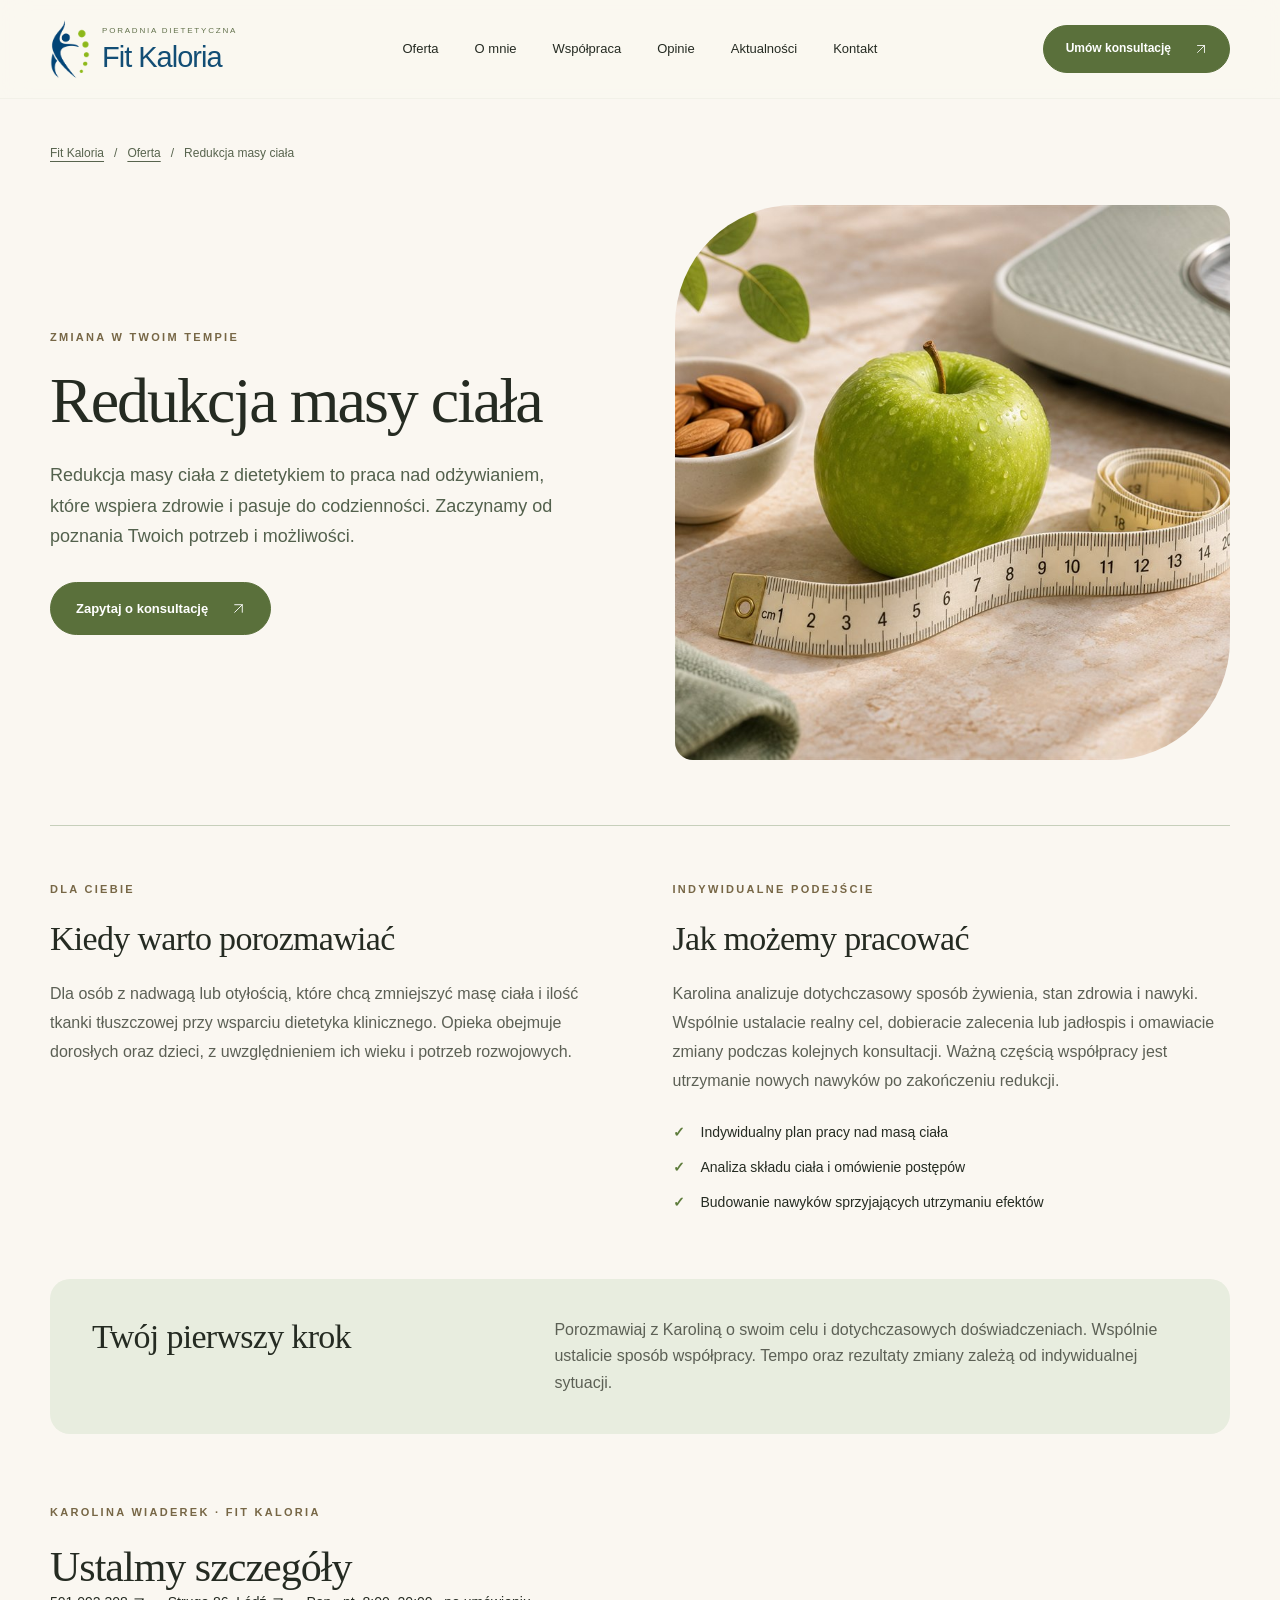
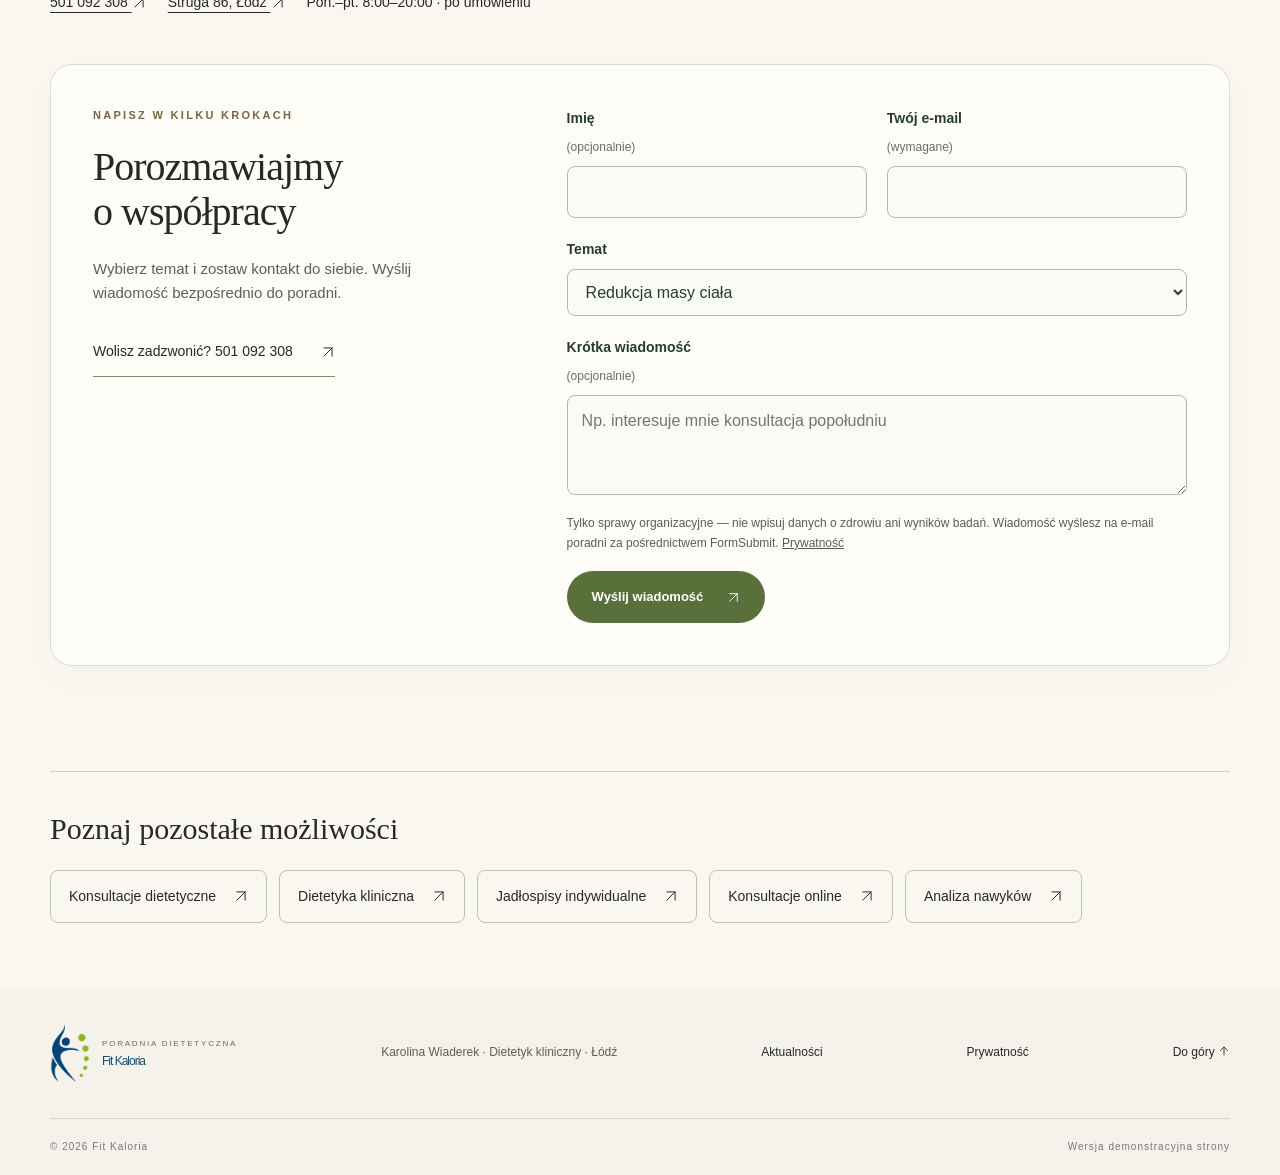
<file: redukcja-masy-ciala.html>
<!doctype html><html lang="pl"><head><meta charset="utf-8"><meta name="viewport" content="width=device-width,initial-scale=1"><meta name="theme-color" content="#f7f3eb"><title>Redukcja masy ciała — dietetyk Łódź | Fit Kaloria</title><meta name="description" content="Redukcja masy ciała w Łodzi z dietetykiem klinicznym. Wsparcie przy nadwadze i otyłości, analiza składu ciała i zmiana nawyków w Fit Kaloria."><link rel="canonical" href="https://gipsdrill.github.io/fit-kaloria-natural-premium/redukcja-masy-ciala.html"><link rel="icon" href="favicon.ico?v=20" sizes="any"><link rel="icon" type="image/png" sizes="32x32" href="favicon-32.png?v=20"><link rel="icon" type="image/svg+xml" href="favicon.svg?v=20"><link rel="apple-touch-icon" sizes="180x180" href="apple-touch-icon.png?v=20"><link rel="stylesheet" href="style.css?v=51"><script src="app.js?v=51" defer></script><script type="application/ld+json">{"@context":"https://schema.org","@type":"LocalBusiness","name":"Fit Kaloria — Karolina Wiaderek","description":"Poradnia dietetyczna w Łodzi. Karolina Wiaderek, magister dietetyki, dietetyk ogólny i kliniczny. Konsultacje dla dorosłych i dzieci, jadłospisy i edukacja żywieniowa.","url":"https://gipsdrill.github.io/fit-kaloria-natural-premium/","telephone":"+48 501 092 308","email":"karolina.wiaderek.dietetyk@gmail.com","address":{"@type":"PostalAddress","streetAddress":"ul. Andrzeja Struga 86","postalCode":"90-557","addressLocality":"Łódź","addressCountry":"PL"},"openingHours":["Mo-Fr 08:00-20:00"],"image":"https://gipsdrill.github.io/fit-kaloria-natural-premium/karolina-purple.jpg","@id":"https://gipsdrill.github.io/fit-kaloria-natural-premium/#poradnia","hasMap":"https://www.google.com/maps/place/Mgr+dietetyk+Karolina+Wiaderek+Poradnia+%22Fit+Kaloria%22/@51.7617247,19.4341873,17z/data=!3m1!4b1!4m5!3m4!1s0x471a35250b10f0a1:0xd8a62a814ab3b971!8m2!3d51.7617247!4d19.4341873","sameAs":["https://www.google.com/maps/place/Mgr+dietetyk+Karolina+Wiaderek+Poradnia+%22Fit+Kaloria%22/@51.7617247,19.4341873,17z/data=!3m1!4b1!4m5!3m4!1s0x471a35250b10f0a1:0xd8a62a814ab3b971!8m2!3d51.7617247!4d19.4341873","https://www.facebook.com/profile.php?id=100089357919979"],"geo":{"@type":"GeoCoordinates","latitude":51.7617247,"longitude":19.4341873},"areaServed":{"@type":"City","name":"Łódź"},"hasOfferCatalog":{"@type":"OfferCatalog","name":"Oferta Fit Kaloria","itemListElement":[{"@type":"Offer","itemOffered":{"@type":"Service","name":"Konsultacje dietetyczne","url":"https://gipsdrill.github.io/fit-kaloria-natural-premium/konsultacje-dietetyczne.html"}},{"@type":"Offer","itemOffered":{"@type":"Service","name":"Redukcja masy ciała","url":"https://gipsdrill.github.io/fit-kaloria-natural-premium/redukcja-masy-ciala.html"}},{"@type":"Offer","itemOffered":{"@type":"Service","name":"Dietetyka kliniczna","url":"https://gipsdrill.github.io/fit-kaloria-natural-premium/dietetyka-kliniczna.html"}},{"@type":"Offer","itemOffered":{"@type":"Service","name":"Jadłospisy indywidualne","url":"https://gipsdrill.github.io/fit-kaloria-natural-premium/jadlospisy-indywidualne.html"}},{"@type":"Offer","itemOffered":{"@type":"Service","name":"Konsultacje online","url":"https://gipsdrill.github.io/fit-kaloria-natural-premium/konsultacje-online.html"}},{"@type":"Offer","itemOffered":{"@type":"Service","name":"Analiza nawyków","url":"https://gipsdrill.github.io/fit-kaloria-natural-premium/analiza-nawykow.html"}},{"@type":"Offer","itemOffered":{"@type":"Service","name":"Analiza składu ciała","url":"https://gipsdrill.github.io/fit-kaloria-natural-premium/konsultacje-dietetyczne.html#zakres-wsparcia"}},{"@type":"Offer","itemOffered":{"@type":"Service","name":"Analiza stanu odżywienia","url":"https://gipsdrill.github.io/fit-kaloria-natural-premium/konsultacje-dietetyczne.html#zakres-wsparcia"}},{"@type":"Offer","itemOffered":{"@type":"Service","name":"Żywienie dzieci","url":"https://gipsdrill.github.io/fit-kaloria-natural-premium/konsultacje-dietetyczne.html#zakres-wsparcia"}},{"@type":"Offer","itemOffered":{"@type":"Service","name":"Warsztaty dietetyczne","url":"https://gipsdrill.github.io/fit-kaloria-natural-premium/konsultacje-online.html#warsztaty"}}]}}</script><script type="application/ld+json">{"@context":"https://schema.org","@graph":[{"@type":"Service","name":"Redukcja masy ciała","description":"Redukcja masy ciała z dietetykiem to praca nad odżywianiem, które wspiera zdrowie i pasuje do codzienności. Zaczynamy od poznania Twoich potrzeb i możliwości.","url":"https://gipsdrill.github.io/fit-kaloria-natural-premium/redukcja-masy-ciala.html","areaServed":{"@type":"City","name":"Łódź"},"provider":{"@type":"LocalBusiness","name":"Fit Kaloria — Karolina Wiaderek","url":"https://gipsdrill.github.io/fit-kaloria-natural-premium/","telephone":"+48501092308"}},{"@type":"BreadcrumbList","itemListElement":[{"@type":"ListItem","position":1,"name":"Fit Kaloria","item":"https://gipsdrill.github.io/fit-kaloria-natural-premium/"},{"@type":"ListItem","position":2,"name":"Redukcja masy ciała","item":"https://gipsdrill.github.io/fit-kaloria-natural-premium/redukcja-masy-ciala.html"}]}]}</script><meta property="og:type" content="website"><meta property="og:locale" content="pl_PL"><meta property="og:site_name" content="Fit Kaloria — Poradnia Dietetyczna"><meta property="og:title" content="Redukcja masy ciała — Fit Kaloria"><meta property="og:description" content="Redukcja masy ciała w Łodzi z dietetykiem klinicznym. Wsparcie przy nadwadze i otyłości, analiza składu ciała i zmiana nawyków w Fit Kaloria."><meta property="og:url" content="https://gipsdrill.github.io/fit-kaloria-natural-premium/redukcja-masy-ciala.html"><meta property="og:image" content="https://gipsdrill.github.io/fit-kaloria-natural-premium/fit-kaloria-social-v21.jpg"><meta property="og:image:secure_url" content="https://gipsdrill.github.io/fit-kaloria-natural-premium/fit-kaloria-social-v21.jpg"><meta property="og:image:type" content="image/jpeg"><meta property="og:image:width" content="1200"><meta property="og:image:height" content="630"><meta property="og:image:alt" content="Fit Kaloria — poradnia dietetyczna Karoliny Wiaderek. Portret dietetyczki na kremowym tle."><meta name="twitter:card" content="summary_large_image"><meta name="twitter:title" content="Redukcja masy ciała — Fit Kaloria"><meta name="twitter:description" content="Praca nad masą ciała zaczyna się od poznania Ciebie. Ważne są Twoje możliwości, preferencje i codzienne nawyki."><meta name="twitter:image" content="https://gipsdrill.github.io/fit-kaloria-natural-premium/fit-kaloria-social-v21.jpg"><meta name="twitter:image:alt" content="Fit Kaloria — poradnia dietetyczna Karoliny Wiaderek. Portret dietetyczki na kremowym tle."></head><body class="natural service-page" id="top"><a href="#main" class="skip-link">Przejdź do treści</a><header class="site-header" id="start"><div class="container header-inner"><a class="brand" href="index.html" aria-label="Fit Kaloria — początek strony"><img class="brand-mark" src="logo-fit-kaloria.png" alt="" aria-hidden="true" width="213" height="320"><span><small>PORADNIA DIETETYCZNA</small>Fit Kaloria</span></a><nav class="desktop-nav" aria-label="Nawigacja główna"><a href="index.html#oferta">Oferta</a><a href="index.html#o-mnie">O mnie</a><a href="index.html#proces">Współpraca</a><a href="index.html#opinie">Opinie</a><a href="aktualnosci.html">Aktualności</a><a href="#kontakt">Kontakt</a></nav><a class="button header-cta" href="#kontakt">Umów konsultację <span class="link-arrow"><svg class="ui-arrow" viewBox="0 0 24 24" width="24" height="24" aria-hidden="true" focusable="false"><path d="M5 19 19 5M5 5h14v14"/></svg></span></a><button class="menu-toggle" aria-expanded="false" aria-controls="mobile-menu">Menu <span aria-hidden="true">☰</span></button></div><nav id="mobile-menu" class="mobile-menu" aria-label="Nawigacja mobilna" hidden><a href="index.html#oferta">Oferta</a><a href="index.html#o-mnie">O mnie</a><a href="index.html#proces">Współpraca</a><a href="index.html#opinie">Opinie</a><a href="aktualnosci.html">Aktualności</a><a href="#kontakt">Kontakt</a></nav></header><main id="main" class="service-main"><div class="container"><nav class="service-breadcrumb" aria-label="Ścieżka strony"><a href="index.html">Fit Kaloria</a><span aria-hidden="true">/</span><a href="index.html#oferta">Oferta</a><span aria-hidden="true">/</span><span aria-current="page">Redukcja masy ciała</span></nav><section class="service-hero" aria-labelledby="service-title"><div><span class="eyebrow">ZMIANA W TWOIM TEMPIE</span><h1 id="service-title">Redukcja masy ciała</h1><p class="service-lead">Redukcja masy ciała z dietetykiem to praca nad odżywianiem, które wspiera zdrowie i pasuje do codzienności. Zaczynamy od poznania Twoich potrzeb i możliwości.</p><a class="button" href="#kontakt">Zapytaj o konsultację <span class="link-arrow" aria-hidden="true"><svg class="ui-arrow" viewBox="0 0 24 24" width="24" height="24" aria-hidden="true" focusable="false"><path d="M5 19 19 5M5 5h14v14"/></svg></span></a></div><figure><img src="weight.jpg" alt="Zielone jabłko, miarka i waga na jasnym stole" width="1400" height="933" fetchpriority="high"></figure></section><section class="service-context" aria-label="O usłudze"><div><span class="eyebrow">DLA CIEBIE</span><h2>Kiedy warto porozmawiać</h2><p>Dla osób z nadwagą lub otyłością, które chcą zmniejszyć masę ciała i ilość tkanki tłuszczowej przy wsparciu dietetyka klinicznego. Opieka obejmuje dorosłych oraz dzieci, z uwzględnieniem ich wieku i potrzeb rozwojowych.</p></div><div><span class="eyebrow">INDYWIDUALNE PODEJŚCIE</span><h2>Jak możemy pracować</h2><p>Karolina analizuje dotychczasowy sposób żywienia, stan zdrowia i nawyki. Wspólnie ustalacie realny cel, dobieracie zalecenia lub jadłospis i omawiacie zmiany podczas kolejnych konsultacji. Ważną częścią współpracy jest utrzymanie nowych nawyków po zakończeniu redukcji.</p><ul><li>Indywidualny plan pracy nad masą ciała</li><li>Analiza składu ciała i omówienie postępów</li><li>Budowanie nawyków sprzyjających utrzymaniu efektów</li></ul></div></section><section class="service-next"><h2>Twój pierwszy krok</h2><p>Porozmawiaj z Karoliną o swoim celu i dotychczasowych doświadczeniach. Wspólnie ustalicie sposób współpracy. Tempo oraz rezultaty zmiany zależą od indywidualnej sytuacji.</p></section><section class="service-contact" id="kontakt"><span class="eyebrow">KAROLINA WIADEREK · FIT KALORIA</span><h2>Ustalmy szczegóły</h2><div class="service-contact-line"><a href="tel:+48501092308">501 092 308 <span class="link-arrow" aria-hidden="true"><svg class="ui-arrow" viewBox="0 0 24 24" width="24" height="24" aria-hidden="true" focusable="false"><path d="M5 19 19 5M5 5h14v14"/></svg></span></a><a href="https://www.google.com/maps/place/Mgr+dietetyk+Karolina+Wiaderek+Poradnia+%22Fit+Kaloria%22/@51.7617247,19.4341873,17z/data=!3m1!4b1!4m5!3m4!1s0x471a35250b10f0a1:0xd8a62a814ab3b971!8m2!3d51.7617247!4d19.4341873" target="_blank" rel="noopener noreferrer">Struga 86, Łódź <span class="link-arrow" aria-hidden="true"><svg class="ui-arrow" viewBox="0 0 24 24" width="24" height="24" aria-hidden="true" focusable="false"><path d="M5 19 19 5M5 5h14v14"/></svg></span></a><span>Pon.–pt. 8:00–20:00 · po umówieniu</span></div><div class="quick-contact" id="formularz"><div class="quick-contact-intro"><span class="eyebrow">NAPISZ W KILKU KROKACH</span><h3>Porozmawiajmy<br>o współpracy</h3><p>Wybierz temat i zostaw kontakt do siebie. Wyślij wiadomość bezpośrednio do poradni.</p><a href="tel:+48501092308" class="text-link">Wolisz zadzwonić? 501 092 308 <span class="link-arrow" aria-hidden="true"><svg class="ui-arrow" viewBox="0 0 24 24" width="24" height="24" aria-hidden="true" focusable="false"><path d="M5 19 19 5M5 5h14v14"/></svg></span></a></div><form class="contact-form" action="https://formsubmit.co/karolina.wiaderek.dietetyk@gmail.com" method="POST" accept-charset="UTF-8" aria-label="Szybki kontakt" aria-describedby="form-note"><input type="hidden" name="_subject" value="Fit Kaloria — wiadomość z formularza kontaktowego"><input type="hidden" name="_template" value="table"><input type="hidden" name="_next" value="https://gipsdrill.github.io/fit-kaloria-natural-premium/dziekujemy.html"><div class="contact-honeypot" aria-hidden="true"><label>Pozostaw to pole puste<input type="text" name="_honey" tabindex="-1" autocomplete="off"></label></div><fieldset class="form-fields"><legend class="visually-hidden">Dane kontaktowe i temat rozmowy</legend><label>Imię <span>(opcjonalnie)</span><input name="name" autocomplete="given-name" maxlength="60"></label><label>Twój e-mail <span>(wymagane)</span><input name="email" type="email" autocomplete="email" required maxlength="150"></label><label class="field-wide">Temat<select name="topic"><option>Termin konsultacji</option><option>Oferta i cennik</option><option>Konsultacje dietetyczne</option><option selected>Redukcja masy ciała</option><option>Dietetyka kliniczna</option><option>Jadłospisy indywidualne</option><option>Konsultacje online</option><option>Analiza nawyków</option><option>Warsztaty dietetyczne</option></select></label><label class="field-wide">Krótka wiadomość <span>(opcjonalnie)</span><textarea name="message" rows="3" maxlength="600" placeholder="Np. interesuje mnie konsultacja popołudniu"></textarea></label></fieldset><p id="form-note" class="form-note">Tylko sprawy organizacyjne — nie wpisuj danych o zdrowiu ani wyników badań. Wiadomość wyślesz na e-mail poradni za pośrednictwem FormSubmit. <a href="prywatnosc.html">Prywatność</a></p><button class="button form-submit" type="submit">Wyślij wiadomość <span class="link-arrow" aria-hidden="true"><svg class="ui-arrow" viewBox="0 0 24 24" width="24" height="24" aria-hidden="true" focusable="false"><path d="M5 19 19 5M5 5h14v14"/></svg></span></button></form></div></section><nav class="service-related" aria-label="Pozostałe usługi"><h2>Poznaj pozostałe możliwości</h2><div class="related-links"><a href="konsultacje-dietetyczne.html">Konsultacje dietetyczne <span class="link-arrow" aria-hidden="true"><svg class="ui-arrow" viewBox="0 0 24 24" width="24" height="24" aria-hidden="true" focusable="false"><path d="M5 19 19 5M5 5h14v14"/></svg></span></a><a href="dietetyka-kliniczna.html">Dietetyka kliniczna <span class="link-arrow" aria-hidden="true"><svg class="ui-arrow" viewBox="0 0 24 24" width="24" height="24" aria-hidden="true" focusable="false"><path d="M5 19 19 5M5 5h14v14"/></svg></span></a><a href="jadlospisy-indywidualne.html">Jadłospisy indywidualne <span class="link-arrow" aria-hidden="true"><svg class="ui-arrow" viewBox="0 0 24 24" width="24" height="24" aria-hidden="true" focusable="false"><path d="M5 19 19 5M5 5h14v14"/></svg></span></a><a href="konsultacje-online.html">Konsultacje online <span class="link-arrow" aria-hidden="true"><svg class="ui-arrow" viewBox="0 0 24 24" width="24" height="24" aria-hidden="true" focusable="false"><path d="M5 19 19 5M5 5h14v14"/></svg></span></a><a href="analiza-nawykow.html">Analiza nawyków <span class="link-arrow" aria-hidden="true"><svg class="ui-arrow" viewBox="0 0 24 24" width="24" height="24" aria-hidden="true" focusable="false"><path d="M5 19 19 5M5 5h14v14"/></svg></span></a></div></nav></div></main><footer><div class="container footer-inner"><a class="brand" href="index.html" aria-label="Fit Kaloria — początek strony"><img class="brand-mark" src="logo-fit-kaloria.png" alt="" aria-hidden="true" width="213" height="320"><span><small>PORADNIA DIETETYCZNA</small>Fit Kaloria</span></a><p>Karolina Wiaderek · Dietetyk kliniczny · Łódź</p><a href="aktualnosci.html">Aktualności</a><a href="prywatnosc.html">Prywatność</a><a href="index.html">Do góry <svg class="ui-arrow" viewBox="0 0 24 24" width="24" height="24" aria-hidden="true" focusable="false"><path d="M12 20V4m-7 7 7-7 7 7"/></svg></a></div><div class="container footer-bottom"><span>© 2026 Fit Kaloria</span><span>Wersja demonstracyjna strony</span></div></footer></body></html>
</file>
<file: style.css>
*{box-sizing:border-box}html{scroll-behavior:smooth;scroll-padding-top:100px}body{margin:0;color:#252b22;background:#faf7f1;font-family:Arial,Helvetica,sans-serif;font-size:16px;line-height:1.65}body.menu-open{overflow:hidden}a{color:inherit;text-decoration:none}button{font:inherit;cursor:pointer}img{display:block;max-width:100%;height:auto}h1,h2,h3,p{margin:0}h1,h2,h3{font-family:Georgia,'Times New Roman',serif;font-weight:400;line-height:1.08}h1{font-size:clamp(44px,4.8vw,78px);letter-spacing:-2.5px}h2{font-size:clamp(34px,3.35vw,54px);letter-spacing:-1.5px}h3{font-size:25px}p{color:#5c6055}p+p{margin-top:18px}em{font-weight:400;color:#62783f}button,a,summary{-webkit-tap-highlight-color:transparent}a:focus-visible,button:focus-visible,summary:focus-visible{outline:3px solid #a46624;outline-offset:5px}button{touch-action:manipulation}a,button{transition:background .25s,color .25s,transform .25s}svg.icon{width:36px;height:36px;color:#617841;flex-shrink:0}.container{width:min(1280px,calc(100% - 100px));margin:auto}.section{padding:100px 0}.eyebrow{display:block;font-size:11px;letter-spacing:2.3px;font-weight:600;line-height:1.5;margin-bottom:22px;color:#776746}.brand{display:flex;align-items:center;gap:12px;color:#5a743d;line-height:1.1;font-size:29px;letter-spacing:-1px}.brand .icon{width:44px;height:50px}.brand small{display:block;font:8px/1.5 Arial,sans-serif;letter-spacing:1.8px;margin-bottom:5px}.button{display:inline-flex;justify-content:center;align-items:center;gap:24px;border-radius:40px;padding:15px 25px;background:#5a703b;color:white;font-size:13px;font-weight:600;border:1px solid #5a703b;min-height:48px}.button:hover{background:#354a25;transform:translateY(-2px)}.button.outline{background:transparent;color:#4b6134}.button.outline:hover{background:#e9eddf}.actions{display:flex;gap:12px;flex-wrap:wrap;margin-top:30px}.text-link{display:inline-flex;gap:28px;border-bottom:1px solid #80906e;padding:12px 0;font-size:14px}.text-link:hover{color:#677d45}.skip-link{position:fixed;top:-100px;left:20px;padding:12px;background:#fff;color:#111;z-index:1000}.skip-link:focus{top:10px}.section-heading{display:flex;justify-content:space-between;align-items:flex-end;gap:40px;margin-bottom:45px}.section-heading p{font-size:14px;max-width:360px}.center{text-align:center}.menu-toggle{display:none;align-items:center;gap:12px;background:none;border:0;color:inherit;min-height:44px}.mobile-menu{padding:20px 30px;border-top:1px solid #ddd}.mobile-menu a{display:block;padding:12px;font-size:19px}.contact-grid{display:grid;grid-template-columns:1fr 1fr;gap:100px}.contact-grid h2{margin-bottom:25px}.contact-grid .button{margin-top:25px}.contact-details{display:grid;grid-template-columns:1fr 1fr;gap:32px}.contact-details .eyebrow{margin-bottom:8px}.contact-details a{font-size:16px}.contact-details a:hover{text-decoration:underline}.contact-details>div:nth-child(3){grid-column:1/-1}.email{overflow-wrap:anywhere}.contact-details p{color:inherit}.contact-details small{font-size:12px}.copy-email{display:block;background:none;border:0;padding:7px 0;font-size:12px;text-decoration:underline;color:inherit;min-height:40px}.copy-status{display:block;font-size:12px}.contact-options{margin-top:60px;padding:30px 0;border-top:1px solid #c9cdbf;border-bottom:1px solid #c9cdbf}.contact-options h3{margin-bottom:12px}.contact-options p{font-size:14px}.contact-options small{display:block;max-width:820px;font-size:12px;line-height:1.6;color:#62675b}.contact-topics{display:flex;gap:12px;flex-wrap:wrap;margin:20px 0}.contact-topics a{border:1px solid #9ca68f;padding:11px 16px;font-size:13px;min-height:44px}.contact-topics a:hover{background:#e2e8d6;color:#253322}.faq{margin-top:45px}.faq details{border-bottom:1px solid #c9cdbf}.faq summary{padding:20px 3px;cursor:pointer;font-size:15px}.faq p{padding:0 20px 25px;max-width:850px;font-size:14px}.faq a{text-decoration:underline}.opinion-note{display:flex;gap:30px;align-items:center;margin-top:35px;padding:30px 40px;border:1px solid #deded1;border-radius:10px;max-width:900px}.opinion-note h3{font-size:24px;margin-bottom:12px}.opinion-note p{font-size:14px;max-width:680px}.quote-mark{font:100px/1 Georgia;color:#a3b08d}.footer-inner{display:flex;gap:30px;align-items:center;justify-content:space-between;padding-top:35px;padding-bottom:35px}.footer-inner p,.footer-inner>a{font-size:12px}.footer-bottom{display:flex;justify-content:space-between;border-top:1px solid #d8d9cf;padding:20px 0;font-size:10px;letter-spacing:1px;color:#777}footer{background:#f5f2eb}.process-grid{display:grid;grid-template-columns:repeat(3,1fr);gap:60px;margin-top:55px}.process-grid h3{margin:20px 0 12px}.process-grid p{font-size:15px;max-width:310px}.reveal{opacity:1}.js-motion .reveal{opacity:0;transform:translateY(28px);transition:opacity .8s,transform .8s}.js-motion .reveal.visible{opacity:1;transform:none}[hidden]{display:none!important}@media(max-width:1000px){.container{width:calc(100% - 56px)}.section{padding:75px 0}.contact-grid{gap:40px}.contact-details{grid-template-columns:1fr}.process-grid{gap:30px}.section-heading{align-items:start}.footer-inner{flex-wrap:wrap}.footer-inner p{width:40%}}@media(max-width:680px){.container{width:calc(100% - 40px)}html{scroll-padding-top:80px}.section{padding:60px 0}h1{letter-spacing:-1.7px}h2{letter-spacing:-1px}.section-heading{display:block;margin-bottom:30px}.section-heading p{margin-top:24px}.process-grid{grid-template-columns:1fr;gap:30px}.process-grid p{max-width:none}.contact-grid{grid-template-columns:1fr;gap:40px}.contact-details{grid-template-columns:1fr 1fr;gap:24px}.contact-details a{font-size:14px}.contact-details>div:last-child{grid-column:1/-1}.opinion-note{gap:15px;padding:22px}.quote-mark{font-size:64px}.opinion-note h3{font-size:22px}.footer-inner{gap:20px}.footer-inner p{width:100%}.footer-bottom{gap:20px;font-size:9px}.contact-topics{display:grid}.contact-options{margin-top:40px}.eyebrow{font-size:10px}.actions{gap:10px}.button{padding:13px 20px}.opinion-note p{font-size:13px}}@media(prefers-reduced-motion:reduce){html{scroll-behavior:auto}*,*::before,*::after{animation:none!important;transition:none!important}.js-motion .reveal{opacity:1;transform:none}}.site-header{background:#faf7f1ee;position:sticky;top:0;z-index:20;backdrop-filter:blur(16px);border-bottom:1px solid #deded144}.header-inner{display:flex;align-items:center;justify-content:space-between;gap:20px;min-height:98px}.desktop-nav{display:flex;gap:26px;font-size:13px}.desktop-nav a:hover{color:#718a4f}.header-cta{font-size:12px;padding:12px 22px}.natural-hero{overflow:hidden;background:radial-gradient(ellipse at 82% 40%,#e7ebd6 0,transparent 55%),#faf7f1}.hero-grid{display:grid;grid-template-columns:1.1fr 1fr;min-height:650px}.hero-copy{padding:65px 0 45px;position:relative;z-index:2}.hero-copy .eyebrow{font-size:11px}.hero-copy>p{font-size:17px;line-height:1.7;max-width:465px;margin-top:23px}.hero-facts{display:flex;gap:25px;margin-top:42px}.hero-facts>div{display:flex;gap:10px;align-items:center}.hero-facts .icon{width:27px;height:27px}.hero-facts strong{display:block;font-size:12px;font-weight:600}.hero-facts small{display:block;font-size:10px;margin-top:3px;color:#717365}.hero-portrait{position:relative;align-self:stretch;min-width:0}.organic-shape{position:absolute;inset:48px -30px 0 -50px;background:linear-gradient(130deg,#d8dfbc,#e5e8d6);border-radius:48% 52% 37% 63%/45% 47% 53% 55%;transform:rotate(-8deg)}.cutout{position:absolute;bottom:0;width:135%;max-width:none;height:98%;object-fit:contain;object-position:center bottom;left:-18%}.handwritten{position:absolute;right:-20px;top:26%;font:italic 28px/1.3 Georgia;color:#5e733d;transform:rotate(-9deg)}.portrait-label{position:absolute;right:0;bottom:42px;font:italic 24px Georgia;background:#faf7f1e8;padding:15px 22px;border-radius:3px}.portrait-label small{font:9px Arial;letter-spacing:2px;display:block;margin-top:8px}.offer{background:#f1ecdf}.service-grid{display:grid;grid-template-columns:repeat(6,1fr);gap:13px}.service-card{display:flex;flex-direction:column;position:relative;background:#fffaf4;border:1px solid #e8e3d7;border-radius:13px;padding:25px 18px;min-height:290px;box-shadow:0 8px 24px #76664a06}.service-card:hover{transform:translateY(-6px);box-shadow:0 12px 25px #76664a14}.service-card h3{font-size:21px;margin:22px 0 12px;line-height:1.1}.service-card p{font-size:12px;line-height:1.7;margin-bottom:24px}.card-number{position:absolute;top:29px;right:17px;font-size:10px;color:#93977c}.card-link{margin-top:auto;font-size:10px;color:#516939;display:flex;justify-content:space-between}.card-link b{font-size:17px}.about-grid{display:grid;grid-template-columns:1fr 1.2fr;gap:90px;align-items:center}.about-photo{position:relative}.about-photo img{border-radius:48% 48% 10px 10px;width:100%;aspect-ratio:1/1.06;object-fit:cover}.photo-note{position:absolute;bottom:30px;left:-15px;background:#fcfaf4;padding:12px 25px;font:italic 27px Georgia;color:#5d723f;transform:rotate(-6deg);box-shadow:0 8px 25px #2221}.about-copy h2{margin-bottom:20px}.about-copy p{font-size:15px}.about-copy .olive{color:#58703e;margin-bottom:20px;font-size:14px;font-weight:600}.experience{display:flex;align-items:center;gap:20px;margin:30px 0 15px;padding-top:20px;border-top:1px solid #d8dccd}.experience strong{font:54px Georgia;color:#667b45}.experience>div{font-size:15px}.experience small{display:block;font-size:10px;color:#757b6c}.process{background:#efecdf}.process-grid article{position:relative;padding-left:55px}.step{position:absolute;left:0;top:0;background:#d0bb86;color:#fff;border-radius:50%;width:34px;height:34px;display:grid;place-items:center}.process-grid .icon{width:43px;height:43px}.food-banner{position:relative;min-height:380px;overflow:hidden}.food-banner img{width:100%;height:440px;object-fit:cover;object-position:center 55%}.food-banner:after{content:'';position:absolute;inset:0;background:linear-gradient(90deg,#18311cdc,transparent)}.food-banner>div{position:absolute;left:max(50px,calc((100% - 1280px)/2));top:26%;z-index:1;color:white}.food-banner .eyebrow{color:#e7e7c7}.food-banner h2{font-size:56px}.contact{background:#f5f3e9}@media(max-width:1150px){.desktop-nav{gap:17px}.header-cta{display:none}.service-grid{grid-template-columns:repeat(3,1fr)}.service-card{min-height:240px}.hero-facts{flex-wrap:wrap;gap:15px}.handwritten{right:-8px;font-size:22px}.hero-grid{min-height:610px}.about-grid{gap:45px}}@media(max-width:780px){.desktop-nav{display:none}.menu-toggle{display:flex}.header-inner{min-height:80px}.hero-grid{grid-template-columns:1fr 0.9fr;min-height:560px}.hero-copy{padding-top:45px}h1{font-size:49px}.hero-copy>p{font-size:14px}.hero-facts>div:nth-child(2){display:none}.hero-copy .button{font-size:11px}.handwritten{display:none}.portrait-label{right:-10px;font-size:18px}.about-grid{gap:30px}.service-grid{gap:12px}}@media(max-width:600px){.brand{font-size:25px}.brand .icon{width:35px;height:41px}.hero-grid{grid-template-columns:1fr}.hero-copy{padding:38px 0 10px}.hero-copy h1{font-size:46px}.hero-copy>p{font-size:15px}.hero-facts{margin-top:28px}.hero-portrait{height:390px;margin-top:10px}.organic-shape{inset:25px 10px 0;border-radius:45% 55% 15% 15%}.cutout{height:107%;width:118%;left:-9%}.portrait-label{font-size:20px;bottom:20px;right:-3px}.service-grid{grid-template-columns:repeat(2,1fr)}.service-card{padding:22px 15px;min-height:285px}.service-card h3{font-size:21px}.service-card p{font-size:12px}.about-grid{grid-template-columns:1fr;gap:45px}.about-photo{max-width:400px;margin:auto}.about-photo img{aspect-ratio:1}.about-copy h2{font-size:38px}.food-banner{min-height:320px}.food-banner img{height:350px}.food-banner>div{left:25px;top:27%}.food-banner h2{font-size:42px}.process-grid article{padding-left:60px}.process-grid .icon{width:36px;height:36px}.process-grid h3{margin-top:10px}}
/* Botanical accents and photography */
.natural-hero{position:relative;isolation:isolate}.hero-grid{position:relative;z-index:1}.botanical{position:absolute;pointer-events:none;object-fit:contain}.botanical-hero-left{width:260px;left:-160px;top:-22px;transform:rotate(22deg);z-index:0}.botanical-hero-right{width:320px;right:-155px;top:45px;transform:rotate(-95deg);z-index:0}.hero-breakfast{position:absolute;width:260px;left:-85px;bottom:75px;transform:rotate(-15deg);filter:drop-shadow(5px 18px 17px #51432125);z-index:0}.service-card{overflow:hidden;min-height:415px;transition:transform .3s,box-shadow .3s}.service-visual{height:142px;margin:24px -18px -25px;flex-shrink:0;overflow:hidden;background:#ede9d6}.service-visual img{width:100%;height:100%;object-fit:cover;transition:transform .6s}.service-card:hover .service-visual img{transform:scale(1.07)}.service-visual-1{background:linear-gradient(130deg,#e7edd6,#f2e1cb)}.service-visual-1 img{object-fit:contain;transform:scale(1.15) translateY(16px)}.service-card:hover .service-visual-1 img{transform:scale(1.23) translateY(12px)}.service-visual-0 img{object-position:74% center}.service-visual-2 img{object-position:30% center}.service-visual-3 img{object-position:90% center;transform:scale(1.4)}.service-card:hover .service-visual-3 img{transform:scale(1.5)}.service-visual-4 img{object-position:12% center}.service-visual-5 img{object-position:50% 87%;transform:scale(1.15)}.natural .about{overflow:clip}.about-photo{isolation:isolate}.about-photo>img:not(.botanical){position:relative;z-index:1}.about-photo .botanical-about{width:230px;height:230px;right:-75px;top:-70px;border-radius:0;object-fit:contain;transform:rotate(60deg);z-index:0}.photo-note{z-index:2}.contact-story{display:grid;grid-template-columns:1.2fr 1fr;margin-top:65px;background:#e6ead8;border-radius:14px;overflow:hidden}.contact-story>img{width:100%;height:310px;object-fit:cover;object-position:center 60%}.contact-story>div{position:relative;padding:45px 50px;overflow:hidden}.contact-story h3{font-size:36px;line-height:1.15;position:relative;z-index:1}.contact-story .eyebrow{position:relative;z-index:1}.contact-story .text-link{position:relative;z-index:1;font-size:12px;margin-top:15px}.botanical-contact{width:210px;right:-95px;bottom:-65px;opacity:.8;transform:rotate(-50deg)}.food-banner img{object-position:center 58%}@media(max-width:1500px){.hero-breakfast{left:-205px}.botanical-hero-left{left:-195px}.botanical-hero-right{right:-220px}}@media(max-width:1150px){.service-card{min-height:390px}.service-visual{height:165px}.about-photo .botanical-about{width:180px;right:-35px;top:-50px}}@media(max-width:780px){.hero-breakfast{left:-220px;bottom:50px}.contact-story>div{padding:35px 25px}.contact-story h3{font-size:30px}.botanical-hero-right{width:230px;right:-155px;top:15px}}@media(max-width:600px){.hero-breakfast{left:auto;right:-65px;bottom:5px;width:170px;z-index:2;opacity:.96}.portrait-label{left:0;right:auto;max-width:235px}.botanical-hero-left{width:180px;left:-135px;top:0}.botanical-hero-right{width:210px;right:-160px;top:280px}.service-card{min-height:405px}.service-visual{height:140px;margin:20px -15px -22px}.about-photo .botanical-about{width:165px;right:-15px;top:-35px}.contact-story{grid-template-columns:1fr;margin-top:45px}.contact-story>img{height:230px}.contact-story>div{padding:30px}.contact-story h3{font-size:32px}}

/* Public Facebook recommendations, checked 9 November 2026 */
.reviews-heading{display:flex;justify-content:space-between;align-items:center;gap:40px;margin-bottom:45px}.reviews-heading h2{max-width:800px}.reviews-rating{flex-shrink:0;padding:8px 0 8px 35px;border-left:1px solid #c8ceb9}.reviews-rating a{display:flex;flex-direction:column;align-items:flex-start}.reviews-rating strong{font:64px/1 Georgia,serif;letter-spacing:-3px;color:#536b38}.reviews-rating a>span{font-size:13px;margin-top:8px}.reviews-rating .reviews-count{font-size:12px;margin-top:4px;text-decoration:underline;text-underline-offset:4px}.reviews-rating small{display:block;font-size:10px;color:#6b705f;margin-top:15px}.reviews-grid{display:grid;grid-template-columns:repeat(3,minmax(0,1fr));gap:24px}.review-card{margin:0;padding:30px;display:flex;flex-direction:column;background:#fffdf8;border:1px solid #e7e1d4;border-radius:13px;box-shadow:0 8px 25px #493c2110}.review-recommends{font-size:10px;letter-spacing:1px;text-transform:uppercase;color:#536b38;display:flex;align-items:center;gap:9px}.review-recommends>span{display:grid;place-items:center;width:21px;height:21px;border:1px solid #a8b697;border-radius:50%;font-size:13px}.review-card blockquote{margin:25px 0 30px;flex:1}.review-card blockquote p{font:22px/1.45 Georgia,serif;color:#333c2d}.review-card figcaption{display:flex;align-items:center;gap:12px}.review-initials{display:grid;place-items:center;flex-shrink:0;width:42px;height:42px;border-radius:50%;background:#e6ecd9;font-size:12px;letter-spacing:1px;color:#405a2f}.review-card:nth-child(2) .review-initials{background:#eee4f2;color:#665276}.review-card:nth-child(3) .review-initials{background:#f0e4d3;color:#7e603b}.review-name{display:block;font-size:13px;font-weight:600}.review-card time{display:block;font-size:10px;margin-top:3px;color:#727566}.review-source{font-size:11px;margin-top:21px;display:inline-flex;gap:15px;align-items:center;min-height:28px;text-decoration:underline;text-underline-offset:4px;align-self:flex-start}.review-source:hover{color:#617841}.reviews-footnote{display:flex;justify-content:space-between;align-items:center;gap:25px;margin-top:24px}.reviews-footnote p{font-size:11px}.reviews-footnote .text-link{font-size:12px}.editorial .reviews-heading{margin-bottom:65px}.editorial .reviews-rating{border-color:#adb6a1}.editorial .reviews-rating strong{color:#263b32;font-size:84px}.editorial .review-card{border-radius:0;background:transparent;box-shadow:none;border:0;border-top:1px solid #aeb8a6;padding:30px 0}.editorial .reviews-grid{gap:45px}.editorial .review-card blockquote p{font-size:25px;color:#263b32}.editorial .review-initials{border-radius:0}.editorial .reviews-footnote{border-top:1px solid #c8ceb9;padding-top:15px}@media(max-width:1000px){.review-card{padding:23px}.reviews-grid,.editorial .reviews-grid{gap:20px}.review-card blockquote p,.editorial .review-card blockquote p{font-size:20px}.reviews-heading{gap:25px}}@media(max-width:680px){.reviews-heading{display:block;margin-bottom:30px}.reviews-rating{margin-top:30px;padding:0 0 0 22px}.reviews-rating strong,.editorial .reviews-rating strong{font-size:54px}.reviews-grid{grid-template-columns:1fr}.review-card{padding:26px}.review-card blockquote p,.editorial .review-card blockquote p{font-size:23px}.review-card blockquote{margin:22px 0 26px}.review-source{min-height:44px;margin-top:13px}.reviews-footnote{display:block;margin-top:23px}.reviews-footnote .text-link{margin-top:8px}.editorial .reviews-heading{margin-bottom:40px}.editorial .review-card{padding:26px 0 12px}}

/* Six individual photographs and accessible, restrained card interactions */
.natural .service-card{--card-accent:#795c88;--card-tint:#f3edf5;background:#fffaf4;border-color:#e8e3d7;transition:transform .4s cubic-bezier(.22,.61,.36,1),background .4s,border-color .4s,box-shadow .4s;isolation:isolate}
.natural .service-card:nth-child(2){--card-accent:#5e773c;--card-tint:#f0f3e5}.natural .service-card:nth-child(3){--card-accent:#387462;--card-tint:#eaf1ea}.natural .service-card:nth-child(4){--card-accent:#956148;--card-tint:#f6ede3}.natural .service-card:nth-child(5){--card-accent:#486f81;--card-tint:#eaf0f3}.natural .service-card:nth-child(6){--card-accent:#836b35;--card-tint:#f4efdf}
.natural .service-card>svg.icon{width:49px;height:49px;padding:9px;border-radius:50%;background:var(--card-tint);color:var(--card-accent);transition:background .4s,color .4s,transform .4s}.natural .service-card h3{margin-top:19px}.natural .card-link{align-items:center;gap:7px;color:var(--card-accent);min-height:32px}.natural .card-link b{display:grid;place-items:center;flex-shrink:0;width:32px;height:32px;border:1px solid #d8ddcb;border-radius:50%;font-size:18px;font-weight:400;transition:background .35s,color .35s,border-color .35s,transform .35s}.natural .service-card .service-visual img{transform:scale(1);object-position:center;transition:transform .65s cubic-bezier(.22,.61,.36,1),filter .65s}.natural .service-card .service-visual-0 img{object-position:center 23%}.natural .service-card .service-visual-1 img{object-fit:contain;transform:scale(1.08) translateY(10px)}.natural .service-card .service-visual-3 img{object-position:center 50%}.natural .service-card .service-visual-4 img{object-position:25% center}.natural .service-card .service-visual-5 img{object-position:57% center}

.natural .service-card:focus-visible{background:var(--card-tint);border-color:var(--card-accent);box-shadow:0 18px 32px #3c43251a;transform:translateY(-8px)}
.natural .service-card:focus-visible>svg.icon{color:#fff;background:var(--card-accent);transform:rotate(-5deg)}
.natural .service-card:focus-visible .card-link b{color:#fff;background:var(--card-accent);border-color:var(--card-accent);transform:translate(2px,-2px)}
.natural .service-card:focus-visible .service-visual img{transform:scale(1.065);filter:saturate(1.06)}
.natural .service-card:focus-visible .service-visual-1 img{transform:scale(1.15) translateY(10px)}

@media(hover:hover) and (pointer:fine){
.natural .service-card:hover{background:var(--card-tint);border-color:var(--card-accent);box-shadow:0 18px 32px #3c43251a;transform:translateY(-8px)}
.natural .service-card:hover>svg.icon{color:#fff;background:var(--card-accent);transform:rotate(-5deg)}
.natural .service-card:hover .card-link b{color:#fff;background:var(--card-accent);border-color:var(--card-accent);transform:translate(2px,-2px)}
.natural .service-card:hover .service-visual img{transform:scale(1.065);filter:saturate(1.06)}
.natural .service-card:hover .service-visual-1 img{transform:scale(1.15) translateY(10px)}
}
@media(hover:none){.natural .service-card:hover{transform:none;box-shadow:0 8px 24px #76664a06}.natural .service-card:hover .service-visual img{transform:scale(1)}.natural .service-card:hover .service-visual-1 img{transform:scale(1.08) translateY(10px)}}
@media(prefers-reduced-motion:reduce){.natural .service-card:focus-visible,.natural .service-card:hover,.natural .service-card:is(:hover,:focus-visible)>svg.icon,.natural .service-card:is(:hover,:focus-visible) .card-link b{transform:none}.natural .service-card:is(:hover,:focus-visible) .service-visual img{transform:scale(1)}.natural .service-card:is(:hover,:focus-visible) .service-visual-1 img{transform:scale(1.08) translateY(10px)}}

/* Subject-matched photos: all six are now photographic crops */
.natural .service-card .service-visual-1 img{object-fit:cover;transform:none;object-position:center 60%}.natural .service-card .service-visual-4 img{object-position:center}.natural .service-card:focus-visible .service-visual-1 img{transform:scale(1.065)}@media(hover:hover) and (pointer:fine){.natural .service-card:hover .service-visual-1 img{transform:scale(1.065)}}@media(hover:none),(prefers-reduced-motion:reduce){.natural .service-card:is(:hover,:focus-visible) .service-visual-1 img{transform:none}}

.natural .service-visual-2{position:relative;background:#e1e3d5}.natural .service-visual-2:before{content:'';position:absolute;inset:-15px;background:url('karolina-konsultacja.jpg') center/cover;filter:blur(14px);opacity:.35}.natural .service-card .service-visual-2 img{position:relative;object-fit:contain;object-position:center}

/* Supplied navy-and-lime brand mark */
.brand{color:#124e75;gap:12px}.brand .brand-mark{width:40px;height:60px;object-fit:contain;flex-shrink:0}.brand small{color:#63724c}.editorial-logo{display:flex;align-items:center;gap:13px}.editorial-logo .brand-mark{width:46px;height:64px;padding:5px;background:#fbfaf2;border-radius:4px;object-fit:contain;flex-shrink:0}.editorial-logo>div{font:inherit;letter-spacing:inherit}.editorial-menu>.brand-mark{width:55px;height:80px;object-fit:contain;margin-bottom:22px}.editorial-menu .brand-mark{width:55px;height:80px;object-fit:contain;margin-bottom:22px}@media(max-width:680px){.brand .brand-mark{width:34px;height:50px}.brand{gap:9px}.editorial-logo{gap:7px}.editorial-logo .brand-mark{width:33px;height:47px;padding:4px}.editorial-logo>div{font-size:18px;letter-spacing:2px}.editorial-logo span{font-size:6px;letter-spacing:1.8px}}

/* Keep the decorative fruit plate inside the portrait area on narrower screens. */
.portrait-breakfast{display:none;pointer-events:none}@media(max-width:1500px){.natural .hero-breakfast{display:none}.portrait-breakfast{display:block;position:absolute;width:clamp(130px,14vw,195px);height:auto;left:0;bottom:10px;z-index:3;filter:drop-shadow(3px 10px 10px #51432120);transform:rotate(-12deg)}}@media(min-width:601px) and (max-width:850px){.portrait-breakfast{width:145px;bottom:140px}}@media(max-width:600px){.portrait-breakfast{left:auto;right:-5px;bottom:105px;width:145px}}

/* The decorative plate stays on the left and behind the portrait at every narrow width. */
@media(max-width:850px){.natural .hero-portrait{isolation:isolate}.natural .hero-portrait .organic-shape{z-index:0}.natural .hero-portrait .cutout{z-index:2}.natural .hero-portrait .portrait-label,.natural .hero-portrait .handwritten{z-index:3}.natural .portrait-breakfast{z-index:1;width:110px;bottom:12px;left:-8px;right:auto}}@media(max-width:600px){.natural .portrait-breakfast{width:105px;left:-8px;right:auto;bottom:12px}}

/* Updated service photographs fill the card without side panels. */
.natural .service-visual-2:before{display:none}.natural .service-card .service-visual-2 img,.natural .service-card .service-visual-0 img{object-fit:cover;object-position:center}

.editorial-logo{gap:11px}.editorial-logo .brand-mark{width:35px;height:49px;padding:4px}@media(max-width:680px){.editorial-logo{gap:7px}.editorial-logo .brand-mark{width:26px;height:37px;padding:3px}}

/* Strong, accessible question-row feedback. */
.faq{--faq-accent:#274439;--faq-soft:#e4eadb}.natural .faq{--faq-accent:#526b36}.faq details{border:1px solid #b8c3aa;margin-bottom:12px;border-radius:10px;overflow:hidden;background:#f8f6ee;transition:background .25s,border-color .25s,box-shadow .25s,color .25s}.faq summary{list-style:none;display:flex;align-items:center;justify-content:space-between;gap:24px;padding:22px 26px;color:#253e34;font-weight:500;transition:color .25s}.faq summary::-webkit-details-marker{display:none}.faq summary::after{content:'+';display:grid;place-items:center;flex:0 0 38px;width:38px;height:38px;border:1px solid #98a58a;border-radius:50%;font:28px/1 Arial,sans-serif;transition:background .25s,color .25s,transform .25s}.faq details[open]{background:var(--faq-soft);border-color:#7a8e65}.faq details[open] summary::after{content:'−';background:var(--faq-accent);color:#fff;border-color:var(--faq-accent)}.faq p{padding:0 26px 26px;margin:0;color:#445545}.faq p a{color:inherit;text-underline-offset:4px}.faq summary:focus-visible{outline:3px solid #a8c783;outline-offset:-4px}.faq details:focus-within{background:var(--faq-accent);border-color:var(--faq-accent);box-shadow:0 8px 24px #263f351a}.faq details:focus-within summary,.faq details:focus-within p{color:#fffdf4}.faq details:focus-within summary::after{background:#f6f5e9;color:var(--faq-accent);border-color:#f6f5e9}.faq a:focus-visible{outline:2px solid currentColor;outline-offset:5px}
@media(hover:hover) and (pointer:fine){.faq details:hover{background:var(--faq-accent);border-color:var(--faq-accent);box-shadow:0 8px 24px #263f351a}.faq details:hover summary,.faq details:hover p{color:#fffdf4}.faq details:hover summary::after{background:#f6f5e9;color:var(--faq-accent);border-color:#f6f5e9;transform:scale(1.08)}.faq p a:hover{text-decoration-thickness:2px}}
@media(max-width:680px){.faq summary{padding:18px;gap:14px;font-size:15px;line-height:1.5}.faq summary::after{flex-basis:34px;width:34px;height:34px}.faq p{padding:0 18px 22px}}
@media(prefers-reduced-motion:reduce){.faq details,.faq summary,.faq summary::after{transition:none}.faq details:hover summary::after{transform:none}}

/* Contact, service pages and persistent navigation */
.visually-hidden{position:absolute;width:1px;height:1px;padding:0;overflow:hidden;clip-path:inset(50%);white-space:nowrap;border:0}
html{scroll-padding-top:110px}body{scroll-margin-top:0}
.editorial-logo .brand-descriptor{display:block;font:8px/1.25 Arial,sans-serif;letter-spacing:2.6px;margin-bottom:7px}.editorial-logo>div{line-height:1.05}.editorial-logo span{margin-top:7px}
.natural .process-grid{gap:32px}.natural .process-grid article{padding-left:0}.natural .process-grid .process-photo{height:auto;aspect-ratio:3/2;margin:0 0 26px;border-radius:18px;overflow:hidden;background:#e2e5d8}.natural .process-photo img{display:block;width:100%;height:100%;object-fit:cover}.natural .process-grid h3{margin:0 0 12px}.natural .process-grid p{max-width:360px}
@media(max-width:680px){.editorial-logo .brand-descriptor{font-size:6px;letter-spacing:1.45px;margin-bottom:5px}.editorial-logo span{margin-top:5px}.natural .process-grid{gap:36px}.natural .process-grid .process-photo{margin-bottom:20px}.natural .process-grid p{max-width:none}}
.quick-contact{display:grid;grid-template-columns:.8fr 1.2fr;gap:60px;padding:42px;margin:50px 0;background:#fffdf7;border:1px solid #d8ddce;border-radius:22px;box-shadow:0 12px 40px #263b3206}.quick-contact h3{font:40px/1.12 Georgia;letter-spacing:-1px;margin:14px 0 22px}.quick-contact-intro p{font-size:15px;max-width:350px}.quick-contact-intro .text-link{font-size:14px;margin-top:22px;line-height:1.7}.form-fields{border:0;padding:0;margin:0;min-width:0;display:grid;grid-template-columns:1fr 1fr;gap:20px}.form-fields label{display:flex;flex-direction:column;gap:8px;font-size:14px;color:#263b32;font-weight:600}.form-fields label>span{display:inline;font-size:12px;font-weight:400;color:#677063}.field-wide{grid-column:1/-1}.contact-form input,.contact-form select,.contact-form textarea{width:100%;min-width:0;border:1px solid #aebca2;border-radius:8px;background:#fafbf6;padding:13px 14px;color:#263b32;font:16px/1.5 Arial,sans-serif}.contact-form textarea{resize:vertical;min-height:100px}.contact-form input:focus,.contact-form select:focus,.contact-form textarea:focus{outline:3px solid #93a679;outline-offset:2px;background:#fff}.contact-form .form-note{font-size:12px;line-height:1.7;margin:18px 0;color:#56604f}.form-note a{text-decoration:underline}.form-submit{border:0;cursor:pointer}.form-status:empty{display:none}.contact-form .form-status{font-size:14px;margin:16px 0;color:#355329}.form-result{margin-top:18px;border-top:1px solid #c6cebc;padding-top:20px}.form-result[hidden]{display:none}.form-result p{font-size:12px;line-height:1.6;margin-top:16px;overflow-wrap:anywhere}.form-result a:not(.button){text-decoration:underline}.copy-draft{display:inline-block;border:0;background:none;color:#3b592e;text-decoration:underline;text-underline-offset:4px;padding:14px 0;margin-left:20px;cursor:pointer}.editorial .quick-contact{border-radius:0;background:#f5f3e9;border-color:#b2bba6}.editorial .quick-contact h3{font-size:44px}.editorial .form-submit,.editorial .mail-draft{border-radius:0;background:#263f34}.google-reviews{border-top:1px solid #bac4ad;padding-top:40px;margin-top:55px}.google-heading{display:flex;justify-content:space-between;align-items:center;gap:25px}.google-heading h3{font:32px Georgia;margin-top:14px}.google-score{display:flex;align-items:center;gap:22px;padding:15px 25px;border:1px solid #bdc7b2;border-radius:12px;transition:background .25s}.google-score strong{font:48px Georgia}.google-score strong span{font-size:20px}.google-score>span{font-size:14px}.google-score:hover,.google-score:focus-visible{background:#e0e8d5}.google-summaries{display:grid;grid-template-columns:repeat(3,1fr);gap:25px;margin-top:30px}.google-summaries article{padding:25px;background:#fffdf6;border:1px solid #d9dece;border-radius:12px}.google-summaries .eyebrow{font-size:9px;letter-spacing:1px}.google-summaries p{font-size:15px;margin:16px 0}.google-summaries strong{font-size:13px}.editorial .google-score,.editorial .google-summaries article{border-radius:0}
.editorial-header{position:fixed;transition:background .3s,color .3s,padding .3s,box-shadow .3s}.editorial-header.is-scrolled,.editorial.service-page .editorial-header{background:rgba(248,246,237,.89);backdrop-filter:blur(16px);-webkit-backdrop-filter:blur(16px);color:#253d32;box-shadow:0 1px 0 #263b3224;padding-top:15px;padding-bottom:15px}.editorial.menu-open .editorial-header{background:transparent;box-shadow:none;backdrop-filter:none}.natural .site-header{background:rgba(250,248,240,.9);backdrop-filter:blur(14px);-webkit-backdrop-filter:blur(14px)}.desktop-nav{gap:10px}.desktop-nav a{padding:10px 13px;border-radius:8px;transition:background .22s,color .22s,box-shadow .22s}.desktop-nav a:hover,.desktop-nav a:focus-visible{background:#e0e8d5;color:#344d24;box-shadow:inset 0 -3px #688244;outline:none}.mobile-menu a:hover,.mobile-menu a:focus-visible{background:#e0e8d5;color:#344d24}.editorial-menu>a{padding:6px 12px;border-radius:8px;transition:background .25s,transform .25s}.editorial-menu>a:hover,.editorial-menu>a:focus-visible{background:#dce5d2;color:#263b32;transform:translateX(6px)}.menu-toggle{border-radius:7px;padding:10px;transition:background .2s}.menu-toggle:hover,.menu-toggle:focus-visible{background:#9da99333}.header-contact{padding:10px;border-radius:6px}.header-contact:hover,.header-contact:focus-visible{background:#9da99333}
.link-arrow{display:inline-block;transition:transform .28s cubic-bezier(.2,.7,.3,1);will-change:transform}a:hover .link-arrow,a:focus-visible .link-arrow,button:hover .link-arrow,button:focus-visible .link-arrow{transform:translate(4px,-4px)}.button:hover .link-arrow,.button:focus-visible .link-arrow{transform:translate(4px,-4px)}.text-link:hover,.review-source:hover{color:#58763e}.review-source,.text-link{transition:color .25s}.review-source:focus-visible,.text-link:focus-visible{outline:2px solid #6d8752;outline-offset:5px}
.service-page .service-main{padding-top:25px}.editorial.service-page .service-main{padding-top:125px}.service-breadcrumb{display:flex;flex-wrap:wrap;gap:10px;font-size:12px;color:#58644e;padding:20px 0 26px}.service-breadcrumb a{text-decoration:underline;text-underline-offset:4px}.service-hero{display:grid;grid-template-columns:1fr 1fr;gap:70px;align-items:center;padding:15px 0 65px}.service-hero h1{font:clamp(42px,5vw,72px)/1.04 Georgia;letter-spacing:-2px;margin:22px 0 26px;overflow-wrap:normal}.service-hero .service-lead{font-size:18px;line-height:1.7;color:#53614d;max-width:530px}.service-hero .button{margin-top:30px}.service-hero figure{margin:0;overflow:hidden;border-radius:120px 18px 120px 18px;background:#e7e9dc}.service-hero img{width:100%;height:100%;aspect-ratio:1;object-fit:cover;display:block}.editorial.service-page .service-hero figure{border-radius:0}.editorial.service-page .service-hero h1{font-size:clamp(48px,5.5vw,86px);letter-spacing:-2.5px}.service-context{display:grid;grid-template-columns:1fr 1fr;gap:65px;padding:55px 0;border-top:1px solid #c6cfbb}.service-context h2,.service-page .service-next h2{font:34px/1.15 Georgia;letter-spacing:-.7px;margin-bottom:22px}.service-context p{font-size:16px;line-height:1.8;max-width:560px}.service-context ul{list-style:none;padding:0;margin:25px 0 0;display:grid;gap:12px}.service-context li{font-size:14px;position:relative;padding-left:28px}.service-context li::before{content:'✓';position:absolute;left:0;color:#5e7c3c;font-weight:bold}.service-next{padding:38px 42px;margin:10px 0 45px;background:#e8eddf;border-radius:20px;display:grid;grid-template-columns:1fr 1.5fr;gap:40px}.service-next p{font-size:16px;margin:0}.editorial .service-next{border-radius:0}.service-contact{padding:25px 0 55px}.service-page .service-contact .section-heading{margin-bottom:25px}.service-page .service-contact h2{font:42px Georgia;letter-spacing:-1px}.service-contact-line{display:flex;flex-wrap:wrap;gap:22px;align-items:center;font-size:14px}.service-contact-line a{text-decoration:underline;text-underline-offset:5px}.service-related{padding:40px 0 65px;border-top:1px solid #c7cebd}.service-related h2{font:30px Georgia;letter-spacing:0}.related-links{display:flex;flex-wrap:wrap;gap:12px;margin-top:24px}.related-links a{display:flex;gap:18px;align-items:center;padding:14px 18px;border:1px solid #bac5ae;border-radius:8px;font-size:14px;transition:background .25s,color .25s}.related-links a:hover,.related-links a:focus-visible{background:#344e31;color:white}.editorial .related-links a{border-radius:0}
@media(max-width:1100px){.desktop-nav{gap:2px}.desktop-nav a{padding:9px 10px}.quick-contact{gap:30px;padding:30px}.service-hero{gap:35px}.service-hero h1{font-size:50px}.service-context{gap:35px}}
@media(max-width:780px){.quick-contact{grid-template-columns:1fr}.quick-contact-intro p{max-width:none}.quick-contact h3{font-size:36px}.google-heading{align-items:start;flex-direction:column}.google-summaries{grid-template-columns:1fr}.service-hero{grid-template-columns:1fr;gap:30px}.service-hero figure{max-height:470px}.service-hero img{aspect-ratio:4/3}.service-context{grid-template-columns:1fr;gap:35px}.service-next{grid-template-columns:1fr;gap:5px;padding:28px}.service-hero h1,.editorial.service-page .service-hero h1{font-size:52px;letter-spacing:-1.5px}.service-hero .service-lead{font-size:17px}.editorial.service-page .service-main{padding-top:100px}.google-score{padding:12px 18px}}
@media(max-width:600px){.quick-contact{padding:24px 20px;margin:35px 0;gap:28px}.form-fields{grid-template-columns:1fr;gap:15px}.quick-contact h3,.editorial .quick-contact h3{font-size:34px}.quick-contact .button{font-size:13px;padding:16px 20px}.copy-draft{display:block;margin-left:0}.service-hero h1,.editorial.service-page .service-hero h1{font-size:43px;letter-spacing:-1px}.service-breadcrumb{font-size:11px}.service-hero{padding-bottom:35px}.service-context{padding:35px 0}.service-contact-line{flex-direction:column;align-items:start;gap:14px}.editorial-header.is-scrolled,.editorial.service-page .editorial-header{padding-top:10px;padding-bottom:10px}.google-heading h3{font-size:28px}.google-score strong{font-size:42px}}
.editorial.service-page .button{border-radius:0;background:#263f34}.editorial.service-page .button:hover{background:#456048}
@media(max-width:380px){.editorial-logo{font-size:15px;letter-spacing:2px}.editorial-logo>div{white-space:nowrap}.editorial .header-contact{font-size:9px;max-width:65px;padding:7px}.editorial-header{padding-left:15px;padding-right:15px}}
@media(prefers-reduced-motion:reduce){.link-arrow,.editorial-header,.desktop-nav a{transition:none}a:hover .link-arrow,a:focus-visible .link-arrow,button:hover .link-arrow,button:focus-visible .link-arrow{transform:none}}

.google-review-date{display:block;font-size:11px;color:#727566;margin-top:5px;line-height:1.5}
.google-reviews-rating .rating-denominator{font-size:.38em;letter-spacing:-.02em;margin-left:.08em}.google-reviews-heading h2{max-width:800px}.google-reviews-rating a:hover,.google-reviews-rating a:focus-visible{color:#62783f}.google-reviews-rating a strong{transition:color .25s}.google-reviews-rating a:hover strong{color:#62783f}
.google-reviews-grid{margin-top:32px}.google-review-card .review-recommends{gap:12px;flex-wrap:wrap}.google-review-card .review-recommends>.google-stars{width:auto;height:auto;display:inline;border:0;border-radius:0;color:#9b741e;font-size:17px;letter-spacing:2px}.google-review-card .review-recommends>.google-label{display:inline;width:auto;height:auto;border:0;border-radius:0;font-size:10px;letter-spacing:1px}.google-source-label{display:block;font-size:10px;color:#727566;margin-top:4px}.google-review-card blockquote p{overflow-wrap:break-word}.google-review-card .review-source{min-height:44px}

.contact-honeypot{position:absolute;width:1px;height:1px;overflow:hidden;clip-path:inset(50%);pointer-events:none}.message-confirmation{width:min(820px,calc(100% - 40px));margin:0 auto;padding:55px 0 80px}.message-confirmation>.brand{width:max-content;gap:14px}.message-confirmation>.brand img{height:54px;width:38px;object-fit:contain}.confirmation-panel{margin-top:45px;padding:52px;background:#fffdf7;border:1px solid #d8ddce;border-radius:22px}.confirmation-panel h1{font-size:clamp(40px,6vw,68px);margin-bottom:28px}.confirmation-panel p{font-size:16px}.confirmation-panel p a{text-decoration:underline}.confirmation-panel .button{margin-top:30px}.editorial .confirmation-panel{border-radius:0;background:#f5f3e9}@media(max-width:600px){.confirmation-panel{padding:30px 24px}.message-confirmation{padding-top:30px}.confirmation-panel .button{font-size:12px;gap:12px}}

/* Live news from the clinic's public Facebook Page. */
.editorial-header.is-scrolled,.editorial.service-page .editorial-header{background:rgba(248,246,237,.72);backdrop-filter:blur(10px);-webkit-backdrop-filter:blur(10px)}
.news-page .news-main{padding:35px 0 95px}.editorial.news-page .news-main{padding-top:130px}.news-breadcrumb{display:flex;gap:12px;align-items:center;font-size:12px;color:#66725b;margin:0 0 42px}.news-breadcrumb a{text-decoration:underline;text-underline-offset:4px}
.news-intro{display:grid;grid-template-columns:1.15fr .85fr;gap:70px;align-items:end;border-bottom:1px solid #c9d1be;padding-bottom:45px;margin-bottom:55px}.news-intro h1{font:clamp(52px,5.8vw,82px)/1.03 Georgia;letter-spacing:-2px;margin:18px 0 0;color:#263b32}.news-intro h1 em{color:#62783f}.news-intro p{font-size:18px;line-height:1.8;max-width:460px;margin:0 0 8px}.editorial .news-intro h1{font-size:clamp(56px,6.5vw,96px)}.editorial .news-intro h1 em{color:inherit}
.news-layout{display:grid;grid-template-columns:minmax(0,1fr) minmax(0,540px);gap:70px;align-items:start}.news-story{max-width:580px}.news-story figure{margin:0 0 28px;overflow:hidden;border-radius:90px 18px 90px 18px}.news-story img{display:block;width:100%;aspect-ratio:6/5;object-fit:cover}.news-story h2{font:36px/1.15 Georgia;margin:0 0 16px;letter-spacing:-.8px}.news-story p{font-size:16px;max-width:460px}.news-topics{display:flex;flex-wrap:wrap;gap:10px;margin-top:24px}.news-topics span{font-size:11px;letter-spacing:1px;text-transform:uppercase;border:1px solid #becaaf;padding:9px 13px;border-radius:30px;color:#52663e}
.facebook-panel{min-width:0;padding:20px 19px;background:#fffdf7;border:1px solid #d7ddce;border-radius:20px;box-shadow:0 12px 40px #263b3206}.facebook-panel-heading{display:flex;align-items:center;justify-content:space-between;gap:20px;padding-bottom:18px}.facebook-panel-heading h2{font:24px Georgia;margin:0;letter-spacing:0}.facebook-badge{color:#52663e;font-size:11px;letter-spacing:1px;text-transform:uppercase}.facebook-timeline{width:100%;max-width:500px;min-height:760px;margin:0 auto;background:#f2f3ef}.facebook-timeline iframe{border:0;display:block;width:100%;height:760px;overflow:hidden}.facebook-panel .text-link{font-size:14px;margin-top:22px;width:100%;justify-content:space-between}.facebook-note{font-size:12px!important;line-height:1.7;margin:17px 0 0;color:#68715e}.news-footer-cta{margin-top:70px;border-top:1px solid #c9d1be;padding-top:35px;display:flex;align-items:center;justify-content:space-between;gap:30px}.news-footer-cta h2{font:32px Georgia;letter-spacing:-.5px;margin:0}.editorial .news-story figure,.editorial .facebook-panel{border-radius:0}.editorial .news-topics span{border-radius:0}.editorial .news-footer-cta .button{border-radius:0;background:#263f34}.desktop-nav a[aria-current="page"],.mobile-menu a[aria-current="page"]{background:#e0e8d5;color:#344d24;box-shadow:inset 0 -3px #688244}
@media(max-width:1100px){.news-layout{gap:35px;grid-template-columns:minmax(0,1fr) minmax(0,500px)}.news-intro{gap:35px}.news-intro h1{font-size:62px}.facebook-panel{padding:16px}.news-story h2{font-size:30px}}
@media(max-width:780px){.news-intro{grid-template-columns:1fr;gap:22px;padding-bottom:30px;margin-bottom:32px}.news-intro h1,.editorial .news-intro h1{font-size:56px}.news-intro p{font-size:16px;max-width:none}.news-layout{grid-template-columns:1fr;gap:35px}.news-story{max-width:none}.news-story figure{margin-bottom:24px;border-radius:55px 14px 55px 14px}.news-story img{aspect-ratio:3/2}.news-story h2{font-size:29px}.news-story p{max-width:none}.news-topics{margin-top:18px}.facebook-panel{width:100%;max-width:540px;margin:auto}.news-footer-cta{align-items:start;flex-direction:column;margin-top:40px}.news-breadcrumb{margin-bottom:30px}.news-page .news-main{padding-bottom:55px}.editorial.news-page .news-main{padding-top:110px}}
@media(max-width:420px){.news-intro h1,.editorial .news-intro h1{font-size:47px;letter-spacing:-1.3px}.facebook-panel{padding:12px}.facebook-panel-heading h2{font-size:21px}.facebook-panel-heading{gap:12px}.facebook-badge{font-size:9px}.news-footer-cta h2{font-size:28px}}

/* Real public post previews. Only verified embeddable Reels use a player. */
.facebook-posts-panel{padding:25px}.facebook-posts-panel .facebook-panel-heading{padding-bottom:0}.fb-feed-intro{font-size:13px;line-height:1.7;margin:9px 0 23px;color:#68715e}.fb-post-list{display:grid;gap:0;max-height:900px;overflow-y:auto;scrollbar-width:thin;scrollbar-color:#aebc9d transparent;overscroll-behavior:contain;padding-right:12px}
.fb-post-card{padding:23px 0;border-top:1px solid #d7ddce;min-width:0}.fb-post-card:first-child{padding-top:0;border-top:0}.fb-post-card:last-child{padding-bottom:0}.fb-post-preview{display:grid;grid-template-columns:94px minmax(0,1fr);gap:18px;align-items:start}.fb-post-thumb{display:block;overflow:hidden;border-radius:9px;background:#e7ebdf;line-height:0}.fb-post-thumb img{display:block;width:100%;height:auto;aspect-ratio:9/16;object-fit:cover;transition:transform .25s}.fb-post-thumb:hover img{transform:scale(1.04)}.fb-post-copy time{display:block;font-size:11px;letter-spacing:.3px;color:#758167;margin:1px 0 8px}.fb-post-copy h3{font:23px/1.15 Georgia;margin:0 0 10px;color:#263b32;letter-spacing:-.3px}.fb-post-copy h3 a{color:inherit;text-decoration:none}.fb-post-copy h3 a:hover{text-decoration:underline;text-underline-offset:4px}.fb-post-copy p{font-size:13px;line-height:1.65;margin:0 0 12px;color:#606a59}.fb-post-source{display:inline-flex;gap:9px;align-items:center;font-size:12px;color:#536b35;text-underline-offset:4px}.fb-post-source:hover{color:#263f34}.fb-post-video{margin-top:15px;border:1px solid #cbd5bf;border-radius:9px;overflow:hidden;background:#f5f7ef}.fb-post-video summary{display:flex;align-items:center;gap:10px;cursor:pointer;list-style:none;padding:13px 15px;font-size:13px;font-weight:600;color:#3e5830;transition:background .2s,color .2s}.fb-post-video summary::-webkit-details-marker{display:none}.fb-post-video summary:hover,.fb-post-video summary:focus-visible{background:#dce6ce;color:#233e20}.fb-post-video summary:focus-visible{outline:2px solid #536b35;outline-offset:-3px}.fb-play-icon{font-size:23px;line-height:1}.fb-expand-icon{margin-left:auto;font-size:20px}.fb-close-label{display:none}.fb-post-video[open] .fb-watch-label{display:none}.fb-post-video[open] .fb-close-label{display:inline}.fb-post-video[open] .fb-expand-icon{transform:rotate(45deg)}.fb-post-player{width:calc(100% - 26px);max-width:330px;aspect-ratio:267/476;margin:0 auto;background:#e4eadc;position:relative}.fb-post-player iframe{border:0;display:block;width:100%;height:100%;position:absolute;inset:0}.fb-player-help{margin:12px 15px 15px!important;font-size:11px!important;line-height:1.6!important;color:#68715e}.fb-player-help a{text-decoration:underline;text-underline-offset:3px}.editorial .fb-post-thumb,.editorial .fb-post-video{border-radius:0}
@media(max-width:1100px){.facebook-posts-panel{padding:20px}.fb-post-preview{grid-template-columns:80px minmax(0,1fr);gap:15px}.fb-post-copy h3{font-size:21px}}
@media(max-width:780px){.fb-post-list{max-height:none;overflow:visible;padding-right:0}.fb-post-preview{grid-template-columns:90px minmax(0,1fr)}.fb-post-copy h3{font-size:23px}.fb-post-player{max-width:300px}}
@media(max-width:420px){.facebook-posts-panel{padding:16px}.fb-post-preview{grid-template-columns:72px minmax(0,1fr);gap:13px}.fb-post-copy h3{font-size:21px}.fb-post-copy p{font-size:12px}.fb-post-copy time,.fb-post-source{font-size:11px}.fb-post-video summary{padding:12px;font-size:12px}}
@media(prefers-reduced-motion:reduce){.fb-post-thumb img,.fb-post-video summary{transition:none}}

.facebook-panel-heading+.text-link{margin:0 0 20px;padding-bottom:10px}

/* Food decoration occupies only the unused outer margin above the fruit bowl. */
.natural .hero-vegetables{position:absolute;pointer-events:none;width:clamp(170px,13vw,280px);height:auto;left:-35px;bottom:360px;z-index:0;transform:rotate(-12deg)}
@media(max-width:1500px){.natural .hero-vegetables{display:none}}
.natural .portrait-vegetables{display:none;pointer-events:none}
@media(max-width:850px){.natural .portrait-vegetables{display:block;position:absolute;width:105px;height:auto;left:-8px;right:auto;bottom:100px;z-index:1;transform:rotate(-12deg)}}
@media(max-width:600px){.natural .portrait-vegetables{width:100px;bottom:156px}}
/* Avocado joins the existing left-hand food cluster, behind the plate. */
.natural .left-avocado{position:absolute;height:auto;pointer-events:none;user-select:none;right:auto;transform:rotate(18deg)}
.natural .left-avocado--edge{width:175px;left:35px;bottom:265px;z-index:0}
.natural .left-avocado--portrait{display:none}
@media(max-width:1700px){
 .natural .left-avocado--edge{display:none}
 .natural .hero-portrait{isolation:isolate}
 .natural .hero-portrait .organic-shape{z-index:0}
 .natural .hero-portrait .cutout{z-index:2}
 .natural .hero-portrait .portrait-label,.natural .hero-portrait .handwritten{z-index:3}
 .natural .left-avocado--portrait{display:block;width:125px;left:0;bottom:115px;z-index:1}
}
@media(max-width:850px){.natural .left-avocado--portrait{width:100px;left:-12px;bottom:140px}}
@media(max-width:600px){.natural .left-avocado--portrait{width:95px;left:-12px;bottom:194px}.natural .portrait-breakfast{bottom:72px}}


/* Vector arrows avoid iOS emoji substitution and remain in the link's text color. */
.ui-arrow{display:inline-block;width:1em;height:1em;min-width:1em;flex:none;vertical-align:-.12em;overflow:visible;fill:none;stroke:currentColor;stroke-width:1.7;stroke-linecap:round;stroke-linejoin:round}
.link-arrow{display:inline-flex;align-items:center;justify-content:center;flex-shrink:0;vertical-align:middle}
.card-link b{display:inline-flex;align-items:center;justify-content:center;flex-shrink:0}
.header-contact{display:inline-flex;align-items:center;gap:7px;white-space:nowrap;flex-shrink:0;max-width:none}
@media(max-width:680px){.editorial .header-contact{max-width:none;padding:7px 0;font-size:10px;gap:5px}.editorial-header{column-gap:10px}.editorial-logo{min-width:0}.editorial-logo>div{white-space:nowrap}}
@media(max-width:380px){.editorial .header-contact{font-size:9px;gap:3px;max-width:none}.editorial-header{column-gap:5px}}

/* Additional service information in the existing visual language. */
.offer-additional{margin:35px 0 0;padding-top:22px;border-top:1px solid #b6bda640;font-size:14px;line-height:1.8;color:var(--muted,#66695f)}
.offer-additional a{text-decoration:underline;text-underline-offset:4px;text-decoration-color:#829269;transition:color .2s}.offer-additional a:hover{color:#567039}
.service-details{padding:45px 0 55px;border-top:1px solid #bac4ad}.service-details>h2{font:40px/1.15 Georgia,serif;letter-spacing:-1px;margin:16px 0 30px}
.service-details-grid{display:grid;grid-template-columns:repeat(2,minmax(0,1fr));gap:28px 55px}.service-details-grid article{border-top:1px solid #bac4ad;padding-top:22px}
.service-details-grid h3{font:26px/1.2 Georgia,serif;margin:0 0 13px}.service-details-grid p{font-size:16px;line-height:1.8;margin:0;color:var(--muted,#66695f)}
@media(max-width:680px){.offer-additional{font-size:14px;margin-top:28px;padding-top:20px}.service-details{padding:32px 0 40px}.service-details>h2{font-size:33px;margin-bottom:24px}.service-details-grid{grid-template-columns:1fr;gap:24px}.service-details-grid h3{font-size:25px}}

/* ZnanyLekarz follows the same compact review layout. */
.editorial .doctor-reviews{padding-bottom:32px;margin-bottom:32px;border-bottom:1px solid #bac4ad}
.editorial .doctor-reviews .rating-scale{font-size:.42em;letter-spacing:0}
.doctor-review-label{font:10px/1.6 Arial,sans-serif;letter-spacing:1px;color:#708256}
.doctor-reviews .review-name{display:block}.doctor-reviews time{display:block;margin-top:5px;font-size:10px;color:#7b8275}
.doctor-reviews .tone-0{background:#e4ebd7;color:#536b36}.doctor-reviews .tone-1{background:#ebe1f0;color:#846395}.doctor-reviews .tone-2{background:#eee1cf;color:#95683e}
@media(max-width:680px){.editorial .doctor-reviews{padding-bottom:26px;margin-bottom:26px}}

/* One review section, three sources, one visible quotation per source. */
.opinions.review-overview{padding:50px 0}
.review-overview-heading{margin-bottom:24px}.review-overview .review-overview-heading h2{font-size:42px;line-height:1.12;margin:15px 0 0}
.review-sources{display:grid;grid-template-columns:repeat(3,minmax(0,1fr));gap:32px}
.review-source-column{display:flex;flex-direction:column;position:relative;min-width:0;border-top:1px solid #aebaa2;padding-top:20px}
.review-source-summary{display:flex;align-items:center;justify-content:space-between;gap:18px;padding-bottom:18px;border-bottom:1px solid #cbd1c0}
.review-source-summary h3{font:21px/1.2 Georgia,serif;margin:0 0 7px}.review-source-summary a{font:12px/1.5 Arial,sans-serif;text-decoration:underline;text-underline-offset:4px}
.review-source-score{text-align:right;white-space:nowrap}.review-source-score strong{display:block;font:42px/1 Georgia,serif;letter-spacing:-1.4px;color:#263b32}.review-source-score strong span{font-size:20px;letter-spacing:0}.review-source-score small{display:block;font:10px/1.4 Arial,sans-serif;color:#677261;margin-top:5px}
.review-source-slides{display:grid;flex:1}
.opinions.review-overview .review-card{grid-area:1/1;border:0;margin:0;padding:19px 0 0;min-width:0;box-shadow:none;background:transparent;visibility:hidden;opacity:0;pointer-events:none}
.opinions.review-overview .review-card[data-active="true"]{visibility:visible;opacity:1;pointer-events:auto}
.opinions.review-overview .review-card blockquote{margin:0 0 20px}
.opinions.review-overview .review-card blockquote p{font-size:19px;line-height:1.48}
.review-overview .review-recommends,.review-overview .doctor-review-label{display:none}
.opinions.review-overview .review-source{margin-top:7px;min-height:44px;font-size:11px;max-width:calc(100% - 120px)}
.review-controls{position:absolute;right:0;bottom:0;display:flex;align-items:center;gap:7px;margin:0;height:44px}
.review-controls button{display:grid;place-items:center;width:36px;height:36px;padding:0;border:1px solid #aebaa2;border-radius:50%;background:transparent;color:#263b32;cursor:pointer;transition:background .2s}
.review-controls button:hover:not(:disabled){background:#e4e8db}.review-controls button:disabled{opacity:.3;cursor:default}.review-controls button:focus-visible{outline:2px solid #627b48;outline-offset:3px}
.review-controls svg{fill:none;stroke:currentColor;stroke-width:1.4;stroke-linecap:round;stroke-linejoin:round}
.review-controls span{font:11px/1.4 Arial,sans-serif;color:#62705c;min-width:28px;text-align:center}
.review-overview-note{border-top:1px solid #cbd1c0;padding-top:15px;margin:22px 0 0;font:11px/1.6 Arial,sans-serif;color:#6b705f}
.natural .review-source-column{border:1px solid #dfe1d4;border-radius:18px;padding:22px;background:#fffdf7}.natural .review-controls{right:22px;bottom:22px}
@media(max-width:900px){.review-sources{gap:24px}.review-source-summary{gap:10px}.review-source-summary h3{font-size:19px}.review-source-score strong{font-size:34px}.opinions.review-overview .review-card blockquote p{font-size:18px}}
@media(max-width:680px){.opinions.review-overview{padding:45px 0}.review-overview .review-overview-heading h2{font-size:34px}.review-overview-heading{margin-bottom:25px}.review-sources{grid-template-columns:1fr;gap:25px}.review-source-column{padding-top:17px}.review-source-summary{padding-bottom:14px}.review-source-summary h3{font-size:23px}.review-source-score strong{font-size:36px}.opinions.review-overview .review-card{padding-top:16px}.opinions.review-overview .review-card blockquote{margin-bottom:16px}.review-controls button{width:40px;height:44px}.review-controls{margin-top:2px}.review-overview-note{margin-top:20px}}

/* Workshop information belongs to online consultations, without an extra offer entry. */
.workshop-feature{display:grid;grid-template-columns:1fr 1fr;align-items:center;gap:48px;padding:38px 0 48px;border-top:1px solid #cbd1c0}
.workshop-feature figure{margin:0}.workshop-feature img{display:block;width:100%;height:auto;aspect-ratio:3/2;object-fit:cover}.natural .workshop-feature img{border-radius:20px}
.workshop-feature h2{font-size:36px;line-height:1.15;letter-spacing:-.6px;margin:15px 0 20px}.workshop-feature p{font-size:16px;line-height:1.75;margin:0 0 16px}.workshop-feature a{display:inline-block;padding:10px 0;border-bottom:1px solid #7d8a68;font-size:14px}
@media(max-width:780px){.workshop-feature{grid-template-columns:1fr;gap:26px;padding:30px 0}.workshop-feature h2{font-size:32px}}
</file>
<file: hero-garden.css>
.natural .natural-hero{background-image:linear-gradient(90deg,rgba(249,246,237,.88),rgba(249,246,237,.48) 40%,transparent 62%),var(--concept-photo);background-size:cover;background-position:center 45%;background-repeat:no-repeat;background-color:#f2e9dc}
.natural .organic-shape,.natural .hero-breakfast,.natural .portrait-breakfast,.natural .hero-vegetables,.natural .portrait-vegetables,.natural .left-avocado,.natural .handwritten{display:none!important}
.natural .hero-grid{min-height:675px;grid-template-columns:1.1fr 1fr}
.natural .hero-copy{padding:66px 0 42px}
.natural .hero-copy h1{font-size:clamp(52px,4.6vw,80px);line-height:1.04;letter-spacing:-2.5px}
.natural .hero-copy>p{color:#535b51;font-size:17px;max-width:445px}
.natural .hero-portrait .cutout{height:98%;width:135%;left:-38%;filter:drop-shadow(7px 5px 14px #392d251c)}
.natural .hero-portrait .portrait-label{right:14%;bottom:32px;border:1px solid #ffffff80;background:rgba(250,248,242,.87);backdrop-filter:blur(10px);font-size:22px;padding:16px 23px;border-radius:2px}
.concept-strip{padding:26px 24px;background:#f7f4eb;border-block:1px solid #d5d9c8;color:#34432f}
.concept-strip>div{max-width:1280px;margin:auto;display:flex;align-items:center;justify-content:space-between;gap:24px;flex-wrap:wrap}
.concept-strip p{margin:4px 0 0;font-size:13px}.concept-strip strong{font:24px Georgia,serif}
.concept-links{display:flex;gap:8px;flex-wrap:wrap}.concept-links a{border:1px solid #bac6aa;border-radius:30px;padding:10px 16px;font-size:13px}.concept-links a[aria-current]{background:#586e3d;color:#fff;border-color:#586e3d}
@media(max-width:1100px){.natural .hero-copy h1{font-size:53px}.natural .hero-copy>p{font-size:15px}.natural .hero-portrait .cutout{left:-22%}.natural .hero-portrait .portrait-label{right:0;font-size:20px}.natural .hero-grid{min-height:630px}}
@media(max-width:700px){
 .natural .natural-hero{background-image:none;background-color:#f7f3e9}
 .natural .hero-grid{display:grid;grid-template-columns:1fr;min-height:0}
 .natural .hero-copy{padding:38px 0 28px;background:linear-gradient(#f7f3e9 85%,#f7f3e900)}
 .natural .hero-copy h1{font-size:clamp(38px,10vw,56px);letter-spacing:-1.5px;max-width:550px}
 .natural .hero-copy>p{font-size:15px}.natural .hero-facts{margin-top:25px}
 .natural .hero-portrait{height:470px;margin-top:0}.natural .hero-portrait::before{content:"";position:absolute;inset:auto -20px 0;height:340px;background-image:var(--concept-mobile-photo);background-size:auto 100%;background-position:right bottom;background-repeat:no-repeat;-webkit-mask-image:linear-gradient(to bottom,transparent 0%,#000 36%);mask-image:linear-gradient(to bottom,transparent 0%,#000 36%);z-index:0}
 .natural .hero-portrait .cutout{height:102%;width:135%;left:-37%}
 .natural .hero-portrait .portrait-label{right:0;bottom:22px;font-size:19px;padding:13px 18px}
 .natural .natural-hero--ogrod .hero-portrait::before{height:100%;background-image:var(--concept-photo);-webkit-mask-image:linear-gradient(to bottom,transparent,#000 34%);mask-image:linear-gradient(to bottom,transparent,#000 34%)}
 .concept-strip strong{font-size:22px}
}
@media(max-width:380px){.natural .hero-portrait{height:420px}.natural .hero-portrait::before{height:310px}.natural .hero-portrait .cutout{left:-35%}.natural .hero-portrait .portrait-label{font-size:17px}}

.natural .natural-hero--ogrod{--concept-photo:image-set(url("hero-garden.jpg") 1x,url("hero-garden-large.jpg") 2x)}
@media(max-width:700px){.natural .natural-hero--ogrod{--concept-photo:url("hero-garden-mobile.jpg")}.natural .natural-hero--ogrod .hero-portrait .cutout{left:-43%}}

.hero-dessert{position:absolute;height:auto;pointer-events:none;transform:translate(-50%,-89%);z-index:1}.hero-dessert[hidden]{display:none}
</file>
